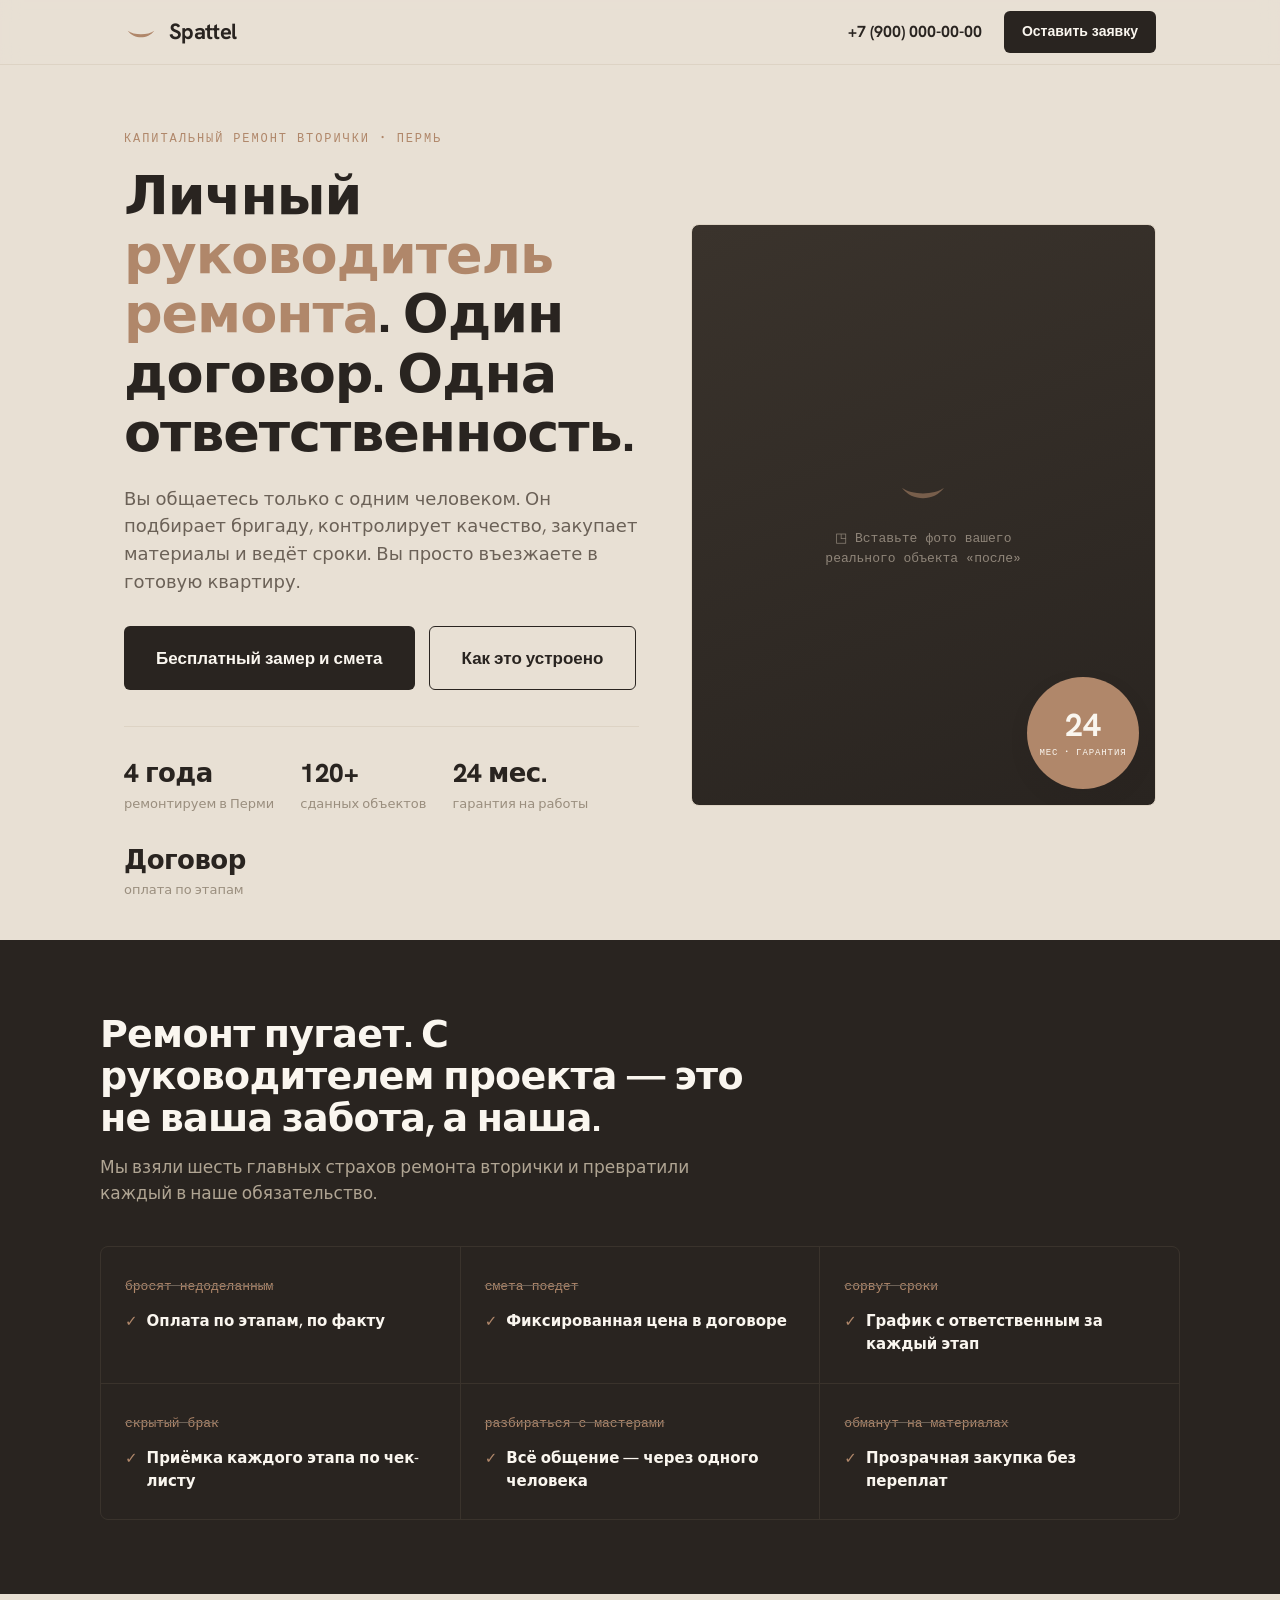
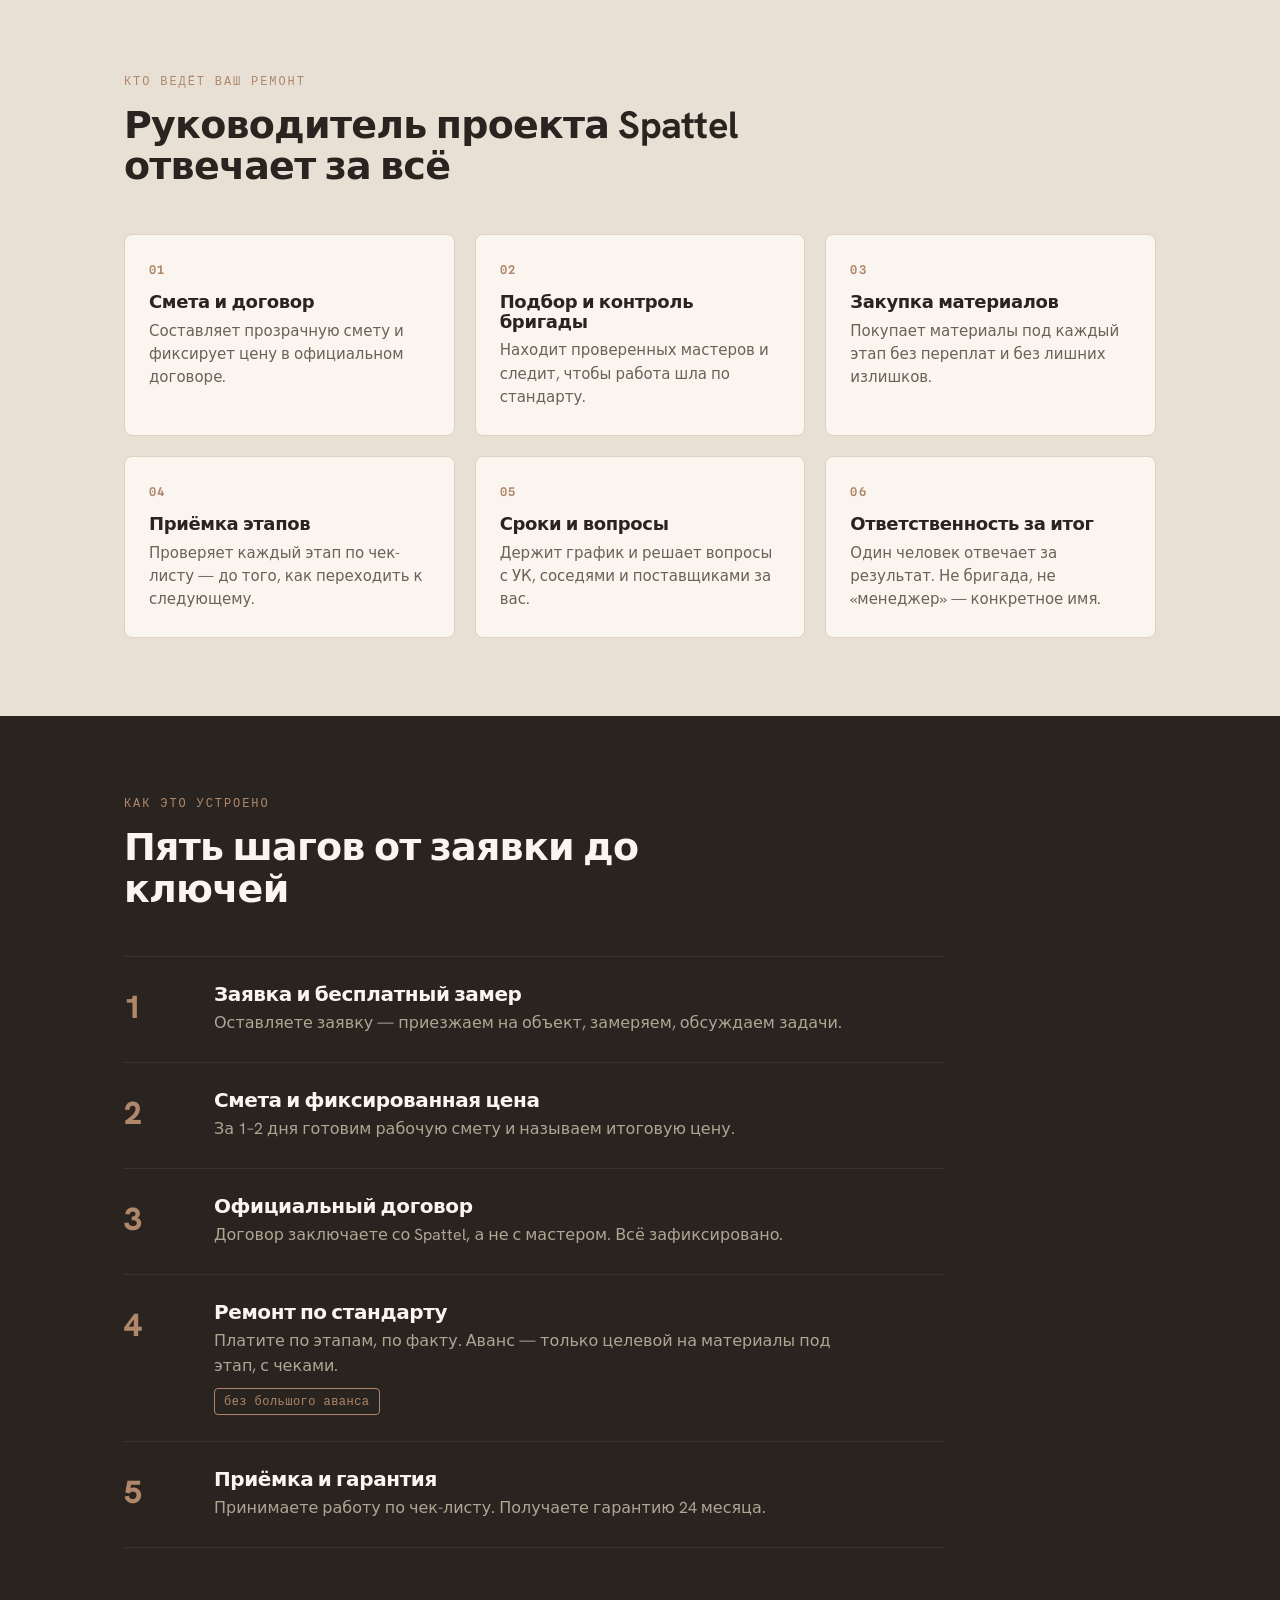
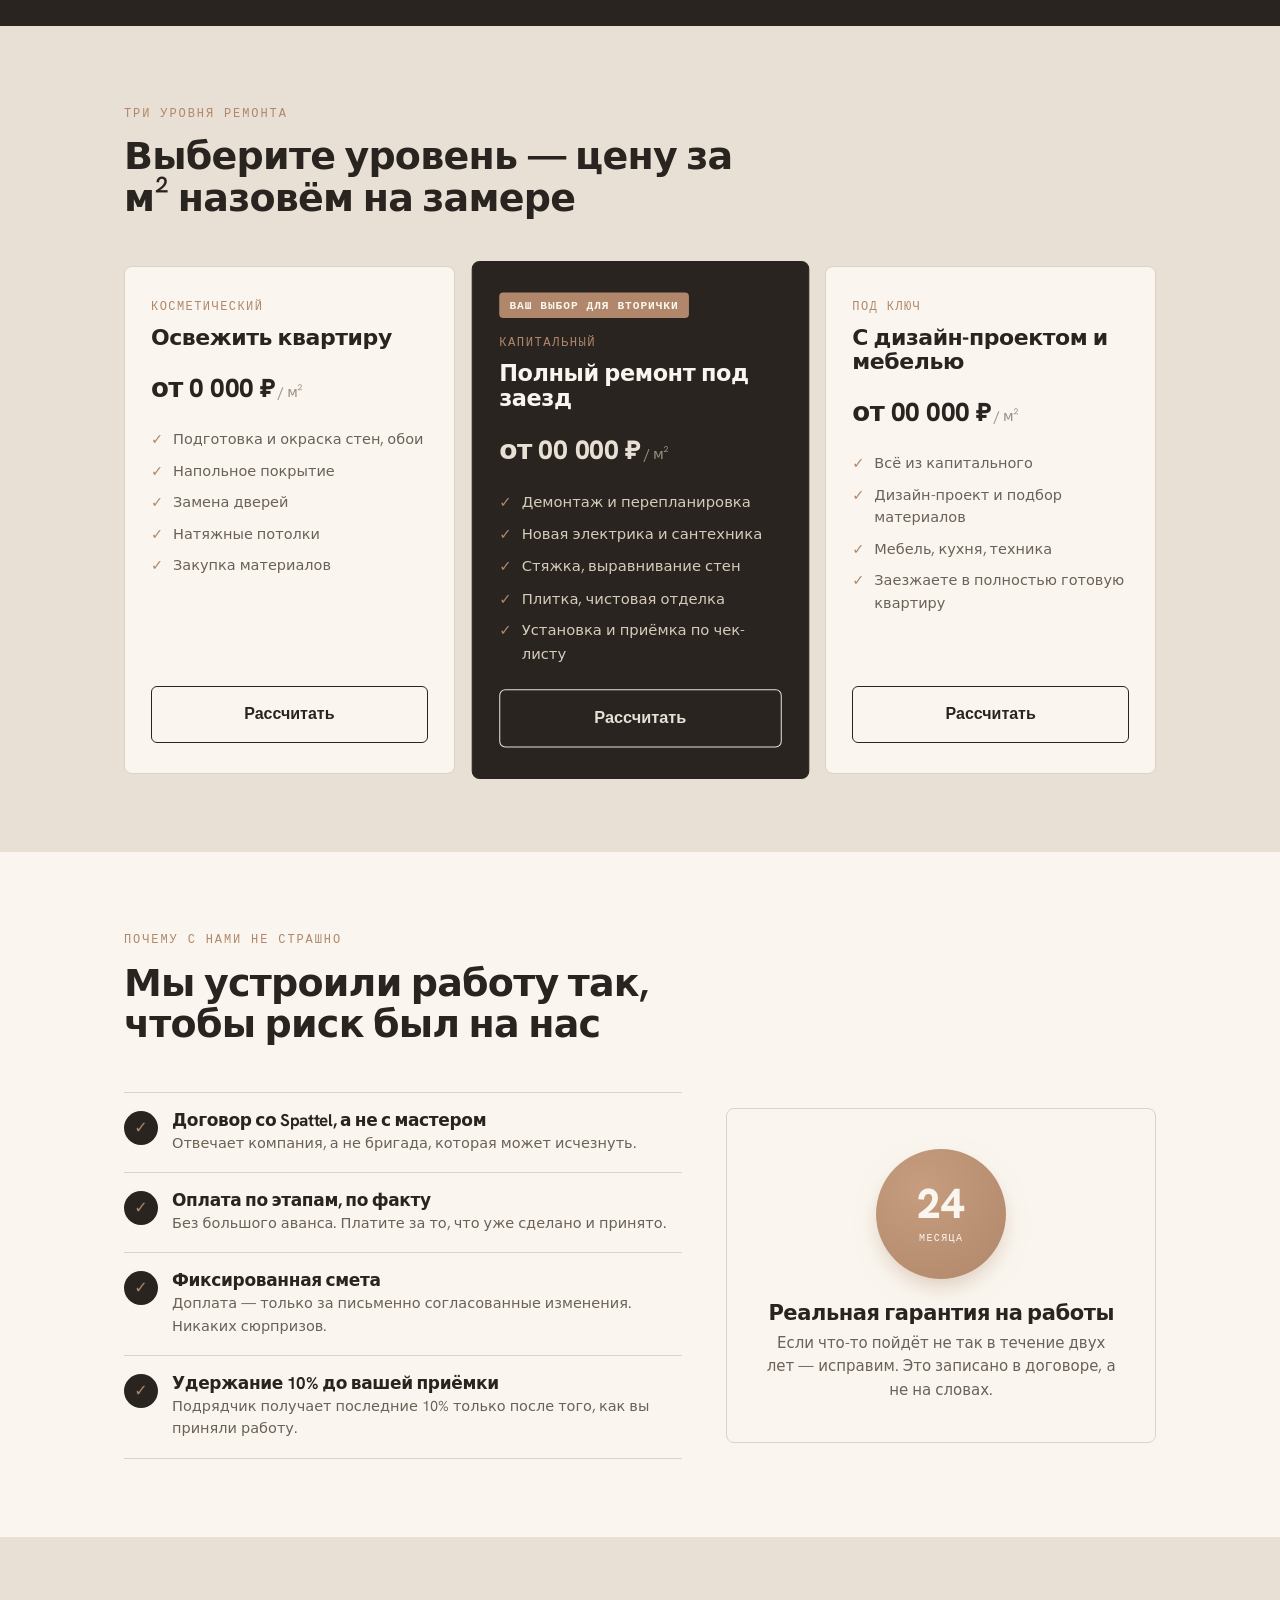
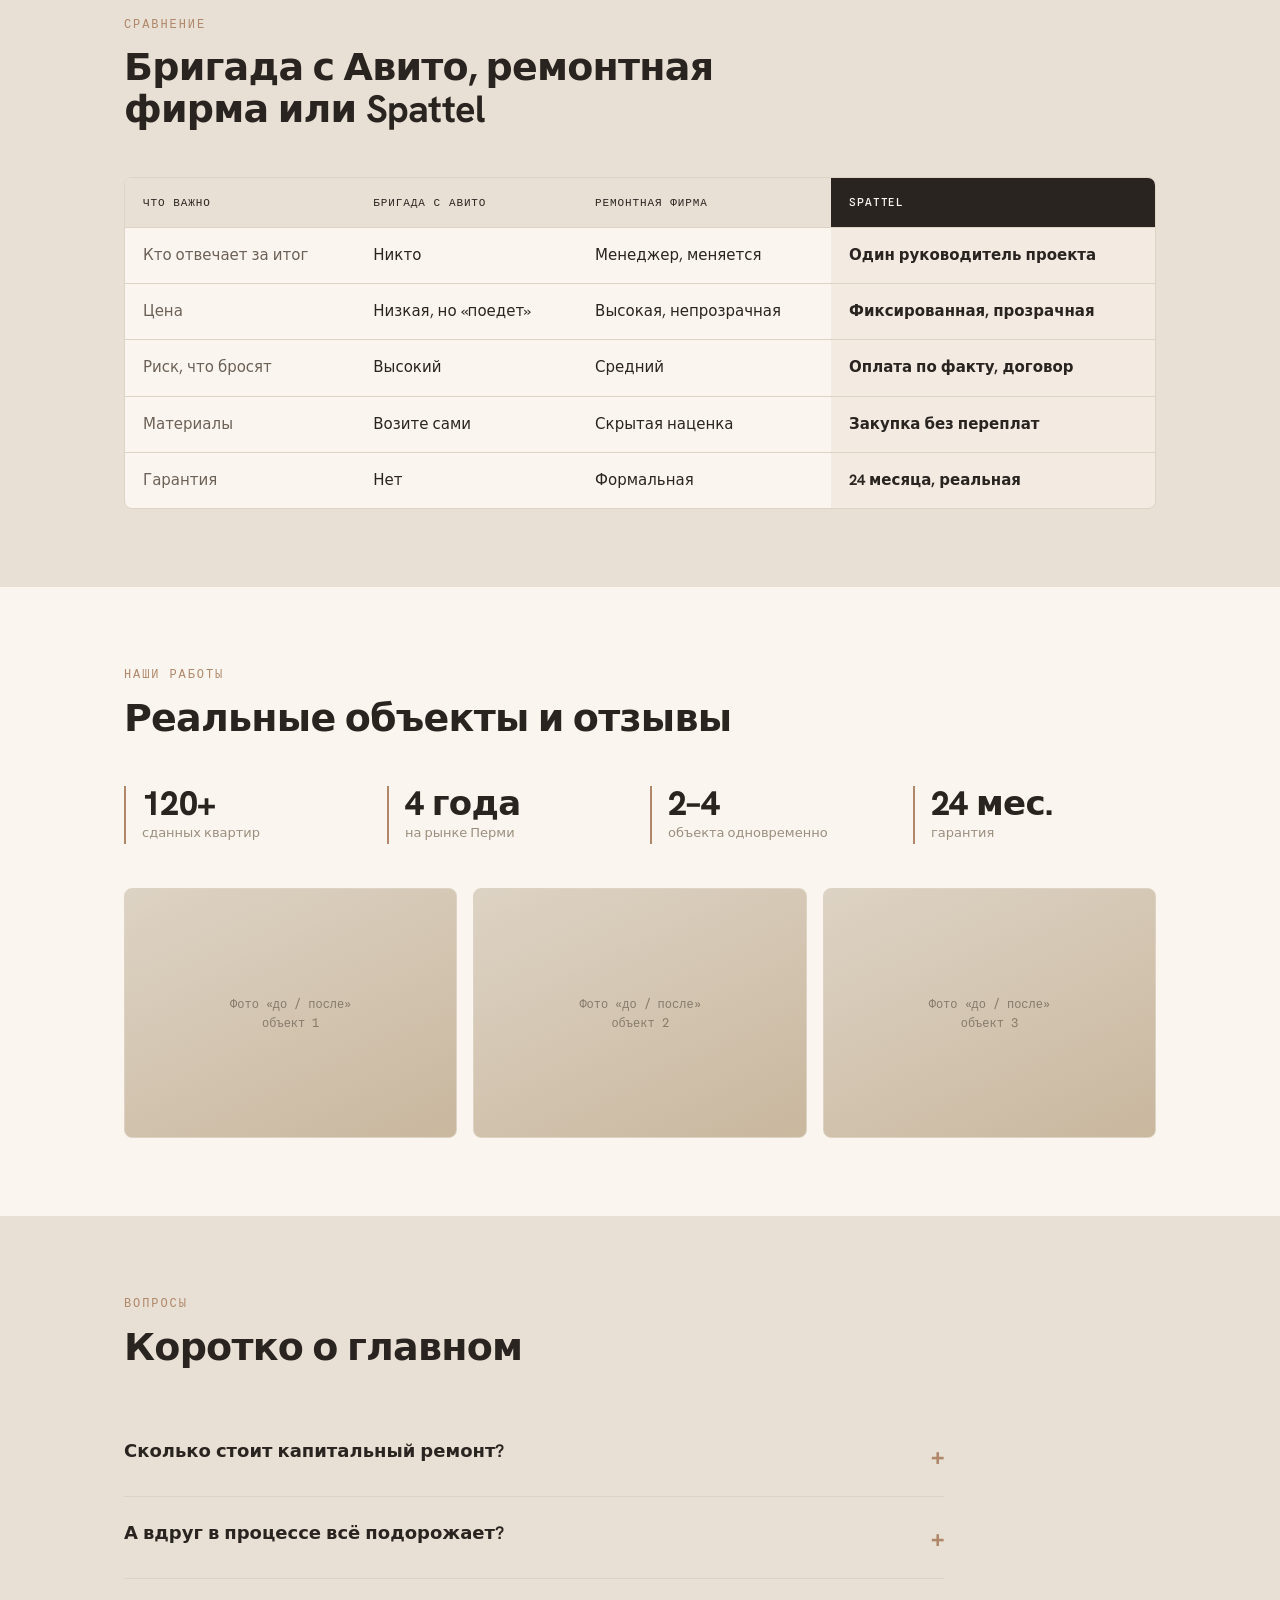
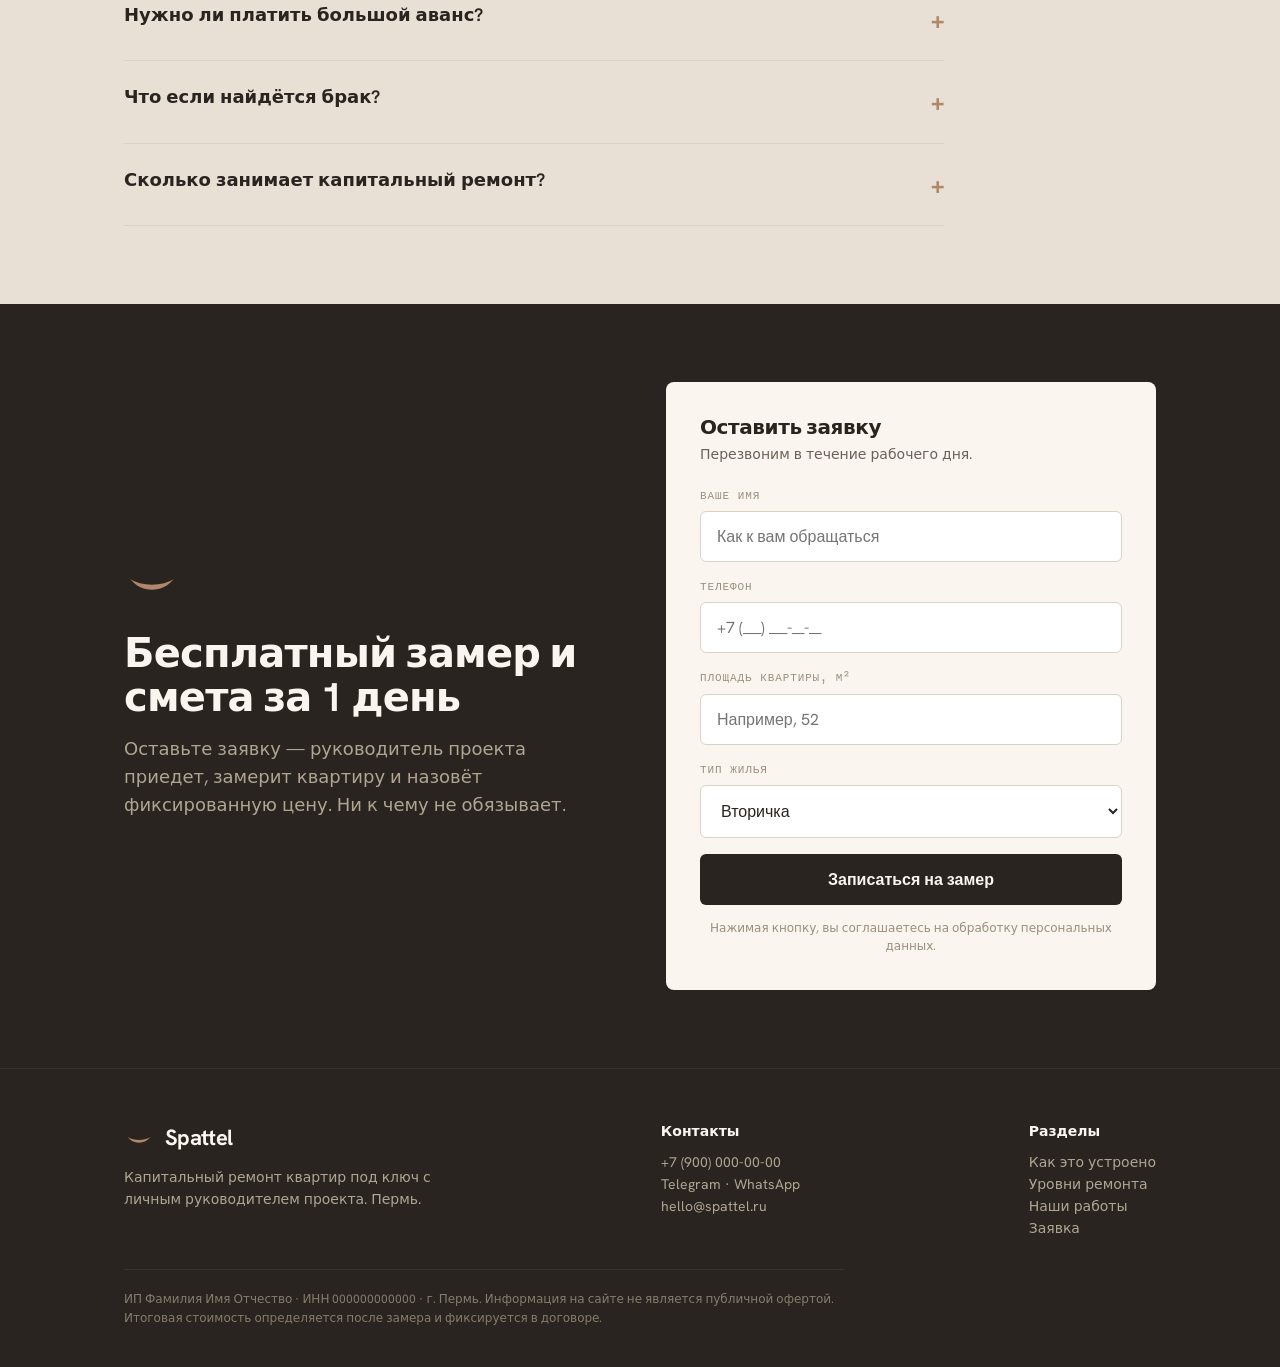
<file: Materials/index.html>
<!DOCTYPE html>
<html lang="ru">
<head>
<meta charset="UTF-8">
<meta name="viewport" content="width=device-width, initial-scale=1.0">
<title>Spattel — капитальный ремонт вторички с личным руководителем проекта · Пермь</title>
<meta name="description" content="Капитальный ремонт вторички под ключ в Перми. Личный руководитель проекта, фиксированная смета, оплата по этапам, гарантия 24 месяца.">
<link rel="preconnect" href="https://fonts.googleapis.com">
<link rel="preconnect" href="https://fonts.gstatic.com" crossorigin>
<link href="https://fonts.googleapis.com/css2?family=Hanken+Grotesk:wght@400;500;600;700;800&family=Spline+Sans+Mono:wght@400;500;600&display=swap" rel="stylesheet">
<link rel="icon" type="image/svg+xml" href='data:image/svg+xml,<svg xmlns="http://www.w3.org/2000/svg" viewBox="0 0 100 100"><rect width="100" height="100" rx="24" fill="%23292420"/><path d="M11,46 C30,72 70,72 89,46 C71,60 29,60 11,46 Z" fill="%23B0876A" transform="translate(0,6)"/></svg>'>
<style>
:root{
  --espresso:#292420; --espresso-soft:#3A332C; --putty:#B0876A; --putty-deep:#9A7357;
  --sand:#E8E0D4; --plaster:#FAF6EF; --line:#DDD3C4; --line-soft:#ECE3D4;
  --muted:#6B6157; --muted-2:#9A8E7E; --white:#FFFFFF;
}
*{margin:0;padding:0;box-sizing:border-box}
html{scroll-behavior:smooth}
body{background:var(--sand);color:var(--espresso);font-family:'Hanken Grotesk',system-ui,sans-serif;line-height:1.55;-webkit-font-smoothing:antialiased}
h1,h2,h3{line-height:1.1;letter-spacing:-.02em;font-weight:700}
img,svg{display:block}
.wrap{max-width:1080px;margin:0 auto;padding:0 24px}
.eyebrow{font-family:'Spline Sans Mono',monospace;font-size:12px;font-weight:500;letter-spacing:.16em;text-transform:uppercase;color:var(--putty)}
.btn{display:inline-flex;align-items:center;justify-content:center;gap:10px;font-family:'Hanken Grotesk',sans-serif;font-weight:600;font-size:16px;padding:15px 26px;border-radius:6px;border:none;cursor:pointer;text-decoration:none;transition:transform .15s ease,box-shadow .15s ease,background .15s ease}
.btn-primary{background:var(--espresso);color:var(--plaster)}
.btn-primary:hover{transform:translateY(-2px);box-shadow:0 10px 24px -8px rgba(41,36,32,.45)}
.btn-ghost{background:transparent;color:var(--espresso);border:1.5px solid var(--espresso)}
.btn-ghost:hover{background:var(--espresso);color:var(--plaster)}
.btn-lg{padding:18px 32px;font-size:17px}

/* logo lockup */
.logo{display:flex;align-items:center;gap:11px;text-decoration:none;color:var(--espresso)}
.logo svg{flex:none}
.logo b{font-size:22px;font-weight:700;letter-spacing:-.03em}

/* header */
header{position:sticky;top:0;z-index:50;background:rgba(232,224,212,.88);backdrop-filter:blur(10px);border-bottom:1px solid var(--line)}
.hd{display:flex;align-items:center;justify-content:space-between;height:64px}
.hd-r{display:flex;align-items:center;gap:22px}
.hd-phone{font-weight:700;font-size:16px;color:var(--espresso);text-decoration:none;white-space:nowrap}
.hd .btn{padding:10px 18px;font-size:14px}
@media(max-width:720px){.hd-phone{display:none}}

/* hero */
.hero{padding:64px 0 40px}
.hero-grid{display:grid;grid-template-columns:1.05fr .95fr;gap:52px;align-items:center}
.hero h1{font-size:clamp(32px,5vw,54px);margin:18px 0 22px}
.hero h1 em{font-style:normal;color:var(--putty)}
.hero p.lead{font-size:18px;color:var(--muted);max-width:33em;margin-bottom:30px}
.hero-cta{display:flex;gap:14px;flex-wrap:wrap}
.hero-photo{position:relative;aspect-ratio:4/5;border-radius:8px;background:linear-gradient(160deg,#3A332C,#292420);overflow:hidden;border:1px solid var(--line)}
.hero-photo .ph-label{position:absolute;inset:0;display:flex;flex-direction:column;align-items:center;justify-content:center;color:#8f8579;font-family:'Spline Sans Mono',monospace;font-size:13px;gap:10px;text-align:center;padding:20px}
.hero-photo .ph-label svg{opacity:.55}
.hero-photo .seal{position:absolute;right:16px;bottom:16px;width:112px;height:112px;border-radius:50%;background:var(--putty);color:var(--plaster);display:flex;flex-direction:column;align-items:center;justify-content:center;text-align:center;font-weight:800;line-height:1.05;box-shadow:0 8px 20px -6px rgba(41,36,32,.4)}
.hero-photo .seal b{font-size:32px}
.hero-photo .seal small{font-family:'Spline Sans Mono',monospace;font-size:9px;letter-spacing:.1em;margin-top:4px;font-weight:500}
.trust{display:flex;flex-wrap:wrap;gap:26px;margin-top:36px;padding-top:26px;border-top:1px solid var(--line)}
.trust div{display:flex;flex-direction:column}
.trust b{font-size:26px;font-weight:800;color:var(--espresso);letter-spacing:-.02em}
.trust span{font-size:13px;color:var(--muted-2)}
@media(max-width:860px){.hero{padding:40px 0 32px}.hero-grid{grid-template-columns:1fr;gap:30px}.hero-photo{aspect-ratio:16/11;order:-1}.hero-cta .btn{flex:1;min-width:200px}}

/* dark fear band */
.band-ink{background:var(--espresso);color:var(--sand)}
.fear{padding:74px 0}
.fear h2{font-size:clamp(25px,3.4vw,38px);color:var(--plaster);max-width:17em;margin-bottom:14px}
.fear .sub{color:#B0A593;font-size:17px;max-width:36em;margin-bottom:40px}
.fear-list{display:grid;grid-template-columns:repeat(3,1fr);gap:1px;background:#3A332C;border:1px solid #3A332C;border-radius:8px;overflow:hidden}
.fear-item{background:var(--espresso);padding:26px 24px}
.fear-item .x{font-family:'Spline Sans Mono',monospace;color:var(--putty);font-size:13px;font-weight:500;text-decoration:line-through;text-decoration-color:#6B6157}
.fear-item .ok{margin-top:12px;display:flex;gap:9px;align-items:flex-start;color:var(--plaster);font-weight:600;font-size:15px}
.fear-item .ok::before{content:"✓";color:var(--putty);font-weight:800}
@media(max-width:800px){.fear{padding:56px 0}.fear-list{grid-template-columns:1fr}.fear-item{padding:20px 22px}}

/* generic section */
section{padding:78px 0}
.sec-head{max-width:40em;margin-bottom:46px}
.sec-head h2{font-size:clamp(25px,3.4vw,38px);margin:14px 0 0}
@media(max-width:800px){section{padding:56px 0}.sec-head{margin-bottom:32px}}

/* role duties */
.duties{display:grid;grid-template-columns:repeat(3,1fr);gap:20px}
.duty{background:var(--plaster);border:1px solid var(--line);border-radius:8px;padding:26px 24px}
.duty .n{font-family:'Spline Sans Mono',monospace;font-size:12px;color:var(--putty);font-weight:600;letter-spacing:.1em}
.duty h3{font-size:18px;margin:12px 0 8px}
.duty p{color:var(--muted);font-size:15px}
@media(max-width:800px){.duties{grid-template-columns:1fr}}

/* steps */
.steps{max-width:820px}
.step{display:grid;grid-template-columns:64px 1fr;gap:26px;padding:26px 0;border-top:1px solid #3A332C}
.step:last-child{border-bottom:1px solid #3A332C}
.step .sn{font-weight:800;font-size:32px;color:var(--putty);letter-spacing:-.02em}
.step h3{font-size:20px;margin-bottom:6px;color:var(--plaster)}
.step p{color:#B0A593;font-size:16px;max-width:40em}
.step .tag{display:inline-block;margin-top:10px;font-family:'Spline Sans Mono',monospace;font-size:12px;color:var(--putty);border:1px solid var(--putty);border-radius:4px;padding:3px 9px;letter-spacing:.04em}
@media(max-width:600px){.step{grid-template-columns:44px 1fr;gap:16px;padding:20px 0}.step .sn{font-size:26px}}

/* products */
.prods{display:grid;grid-template-columns:repeat(3,1fr);gap:20px}
.prod{border:1px solid var(--line);border-radius:8px;padding:30px 26px;background:var(--plaster);display:flex;flex-direction:column}
.prod.feat{background:var(--espresso);color:var(--sand);border-color:var(--espresso);transform:scale(1.02)}
.prod .pk{font-family:'Spline Sans Mono',monospace;font-size:12px;letter-spacing:.12em;text-transform:uppercase;color:var(--putty)}
.prod h3{font-size:22px;font-weight:800;margin:10px 0 4px}
.prod.feat h3{color:var(--plaster)}
.prod .price{font-size:26px;font-weight:800;margin:14px 0 4px;letter-spacing:-.02em}
.prod .price small{font-size:14px;color:var(--muted-2);font-weight:500}
.prod ul{list-style:none;margin:16px 0 24px;display:flex;flex-direction:column;gap:9px}
.prod li{font-size:14.5px;padding-left:22px;position:relative;color:var(--muted)}
.prod.feat li{color:#D6CBBA}
.prod li::before{content:"✓";position:absolute;left:0;color:var(--putty);font-weight:800}
.prod .btn{margin-top:auto}
.prod.feat .btn-ghost{border-color:var(--sand);color:var(--sand)}
.prod.feat .btn-ghost:hover{background:var(--sand);color:var(--espresso)}
.badge-feat{align-self:flex-start;background:var(--putty);color:var(--plaster);font-family:'Spline Sans Mono',monospace;font-size:11px;font-weight:600;padding:4px 10px;border-radius:4px;letter-spacing:.08em;margin-bottom:14px}
@media(max-width:860px){.prods{grid-template-columns:1fr}.prod.feat{transform:none}}

/* risk reversal */
.risk-grid{display:grid;grid-template-columns:1.3fr 1fr;gap:44px;align-items:center}
.risk-list .r{display:grid;grid-template-columns:34px 1fr;gap:14px;padding:18px 0;border-bottom:1px solid var(--line)}
.risk-list .r:first-child{border-top:1px solid var(--line)}
.risk-list .ic{width:34px;height:34px;border-radius:50%;background:var(--espresso);color:var(--putty);display:flex;align-items:center;justify-content:center;font-weight:800}
.risk-list h3{font-size:17px;margin-bottom:2px}
.risk-list p{font-size:14.5px;color:var(--muted)}
.guarantee{background:var(--plaster);border:1px solid var(--line);border-radius:8px;padding:40px 34px;text-align:center}
.guarantee .g-seal{width:130px;height:130px;border-radius:50%;background:radial-gradient(circle at 35% 30%,#C79D7F,var(--putty));margin:0 auto 22px;display:flex;flex-direction:column;align-items:center;justify-content:center;color:var(--plaster);box-shadow:0 10px 26px -8px rgba(176,135,106,.55)}
.guarantee .g-seal b{font-size:42px;line-height:1;font-weight:800}
.guarantee .g-seal small{font-family:'Spline Sans Mono',monospace;font-size:10px;letter-spacing:.14em;margin-top:5px}
.guarantee h3{font-size:21px;font-weight:800;margin-bottom:8px}
.guarantee p{color:var(--muted);font-size:15px}
@media(max-width:800px){.risk-grid{grid-template-columns:1fr;gap:30px}}

/* compare */
.cmp{width:100%;border-collapse:collapse;background:var(--plaster);border:1px solid var(--line);font-size:15px}
.cmp th,.cmp td{padding:16px 18px;text-align:left;border-bottom:1px solid var(--line)}
.cmp thead th{font-family:'Spline Sans Mono',monospace;font-size:11px;letter-spacing:.08em;text-transform:uppercase;background:var(--sand);font-weight:500}
.cmp thead th.us{background:var(--espresso);color:var(--plaster)}
.cmp td.us{font-weight:700;color:var(--espresso);background:rgba(176,135,106,.10)}
.cmp td:first-child{color:var(--muted);font-weight:500}
.cmp tr:last-child td{border-bottom:none}
.cmp-scroll{overflow-x:auto;border-radius:8px;border:1px solid var(--line)}
.cmp-scroll .cmp{border:none}
@media(max-width:720px){.cmp{min-width:620px}}

/* proof */
.stats{display:grid;grid-template-columns:repeat(4,1fr);gap:20px;margin-bottom:44px}
.stat{border-left:2px solid var(--putty);padding-left:16px}
.stat b{font-size:34px;font-weight:800;display:block;line-height:1;letter-spacing:-.02em}
.stat span{font-size:13px;color:var(--muted-2)}
.gallery{display:grid;grid-template-columns:repeat(3,1fr);gap:16px}
.ba{aspect-ratio:4/3;border-radius:8px;background:linear-gradient(155deg,#DDD3C4,#C9B79E);border:1px solid var(--line);display:flex;align-items:center;justify-content:center;font-family:'Spline Sans Mono',monospace;font-size:12px;color:#877b6b;text-align:center;padding:16px;line-height:1.6}
@media(max-width:800px){.stats{grid-template-columns:repeat(2,1fr)}.gallery{grid-template-columns:1fr}}

/* faq */
.faq{max-width:820px}
.q{border-bottom:1px solid var(--line)}
.q summary{cursor:pointer;list-style:none;padding:22px 0;font-weight:700;font-size:18px;display:flex;justify-content:space-between;gap:20px}
.q summary::-webkit-details-marker{display:none}
.q summary::after{content:"+";color:var(--putty);font-weight:800;font-size:24px;transition:transform .2s;flex:none}
.q[open] summary::after{transform:rotate(45deg)}
.q p{padding:0 0 22px;color:var(--muted);font-size:16px;max-width:46em}

/* final cta + form */
.final{background:var(--espresso);color:var(--plaster)}
.final-grid{display:grid;grid-template-columns:1fr 1fr;gap:52px;align-items:center}
.final h2{font-size:clamp(27px,3.6vw,40px);color:var(--plaster);margin-bottom:16px}
.final .final-sub{color:#B0A593;font-size:18px;max-width:28em}
.form{background:var(--plaster);border-radius:8px;padding:34px;color:var(--espresso)}
.form h3{font-size:20px;font-weight:800;margin-bottom:6px}
.form .fsub{color:var(--muted);font-size:14px;margin-bottom:22px}
.field{margin-bottom:16px}
.field label{display:block;font-family:'Spline Sans Mono',monospace;font-size:11px;letter-spacing:.08em;text-transform:uppercase;color:var(--muted-2);margin-bottom:7px}
.field input,.field select{width:100%;padding:14px 16px;border:1.5px solid var(--line);border-radius:6px;font-family:'Hanken Grotesk',sans-serif;font-size:16px;background:var(--white);color:var(--espresso)}
.field input:focus,.field select:focus{outline:none;border-color:var(--putty)}
.form .btn{width:100%}
.form .note{font-size:12px;color:var(--muted-2);margin-top:14px;text-align:center}
.ok-msg{display:none;text-align:center;padding:20px 0}
.ok-msg b{font-size:20px;font-weight:800;color:var(--putty);display:block;margin-bottom:6px}
@media(max-width:820px){.final-grid{grid-template-columns:1fr;gap:30px}.form{padding:26px 22px}}

/* footer */
footer{background:var(--espresso);color:#B0A593;padding:52px 0 40px;font-size:14px;border-top:1px solid #3A332C}
.ft{display:flex;justify-content:space-between;flex-wrap:wrap;gap:28px}
.ft .logo{color:var(--plaster)}
.ft .logo b{color:var(--plaster)}
.ft a{color:#B0A593;text-decoration:none}
.ft a:hover{color:var(--plaster)}
.ft-col b{color:var(--plaster);display:block;margin-bottom:10px;font-weight:700}
.ft-req{margin-top:30px;padding-top:20px;border-top:1px solid #3A332C;font-size:12px;color:#877b6b;max-width:60em}

/* mobile sticky CTA */
.m-cta{display:none;position:fixed;left:0;right:0;bottom:0;z-index:60;padding:10px 14px calc(10px + env(safe-area-inset-bottom));background:rgba(250,246,239,.94);backdrop-filter:blur(10px);border-top:1px solid var(--line)}
.m-cta .btn{width:100%}
@media(max-width:720px){.m-cta{display:block}body{padding-bottom:76px}}

.reveal{opacity:0;transform:translateY(18px);transition:opacity .6s ease,transform .6s ease}
.reveal.in{opacity:1;transform:none}
@media(prefers-reduced-motion:reduce){.reveal{opacity:1;transform:none;transition:none}html{scroll-behavior:auto}}
</style>
</head>
<body>

<header>
  <div class="wrap hd">
    <a class="logo" href="#">
      <svg width="34" height="34" viewBox="0 0 100 100" aria-hidden="true"><path d="M11,46 C30,72 70,72 89,46 C71,60 29,60 11,46 Z" fill="#B0876A"/></svg>
      <b>Spattel</b>
    </a>
    <div class="hd-r">
      <a href="tel:+79000000000" class="hd-phone">+7 (900) 000-00-00</a>
      <a href="#zayavka" class="btn btn-primary">Оставить заявку</a>
    </div>
  </div>
</header>

<!-- HERO -->
<section class="hero">
  <div class="wrap hero-grid">
    <div>
      <div class="eyebrow">Капитальный ремонт вторички · Пермь</div>
      <h1>Личный <em>руководитель ремонта</em>. Один договор. Одна ответственность.</h1>
      <p class="lead">Вы общаетесь только с одним человеком. Он подбирает бригаду, контролирует качество, закупает материалы и ведёт сроки. Вы просто въезжаете в готовую квартиру.</p>
      <div class="hero-cta">
        <a href="#zayavka" class="btn btn-primary btn-lg">Бесплатный замер и смета</a>
        <a href="#kak" class="btn btn-ghost btn-lg">Как это устроено</a>
      </div>
      <div class="trust">
        <div><b>4 года</b><span>ремонтируем в Перми</span></div>
        <div><b>120+</b><span>сданных объектов</span></div>
        <div><b>24 мес.</b><span>гарантия на работы</span></div>
        <div><b>Договор</b><span>оплата по этапам</span></div>
      </div>
    </div>
    <div class="hero-photo">
      <div class="ph-label">
        <svg width="54" height="54" viewBox="0 0 100 100"><path d="M11,46 C30,72 70,72 89,46 C71,60 29,60 11,46 Z" fill="#B0876A"/></svg>
        ◳ Вставьте фото вашего<br>реального объекта «после»
      </div>
      <div class="seal"><b>24</b><small>МЕС · ГАРАНТИЯ</small></div>
    </div>
  </div>
</section>

<!-- FEAR -> RELIEF -->
<div class="band-ink">
  <div class="wrap fear reveal">
    <h2>Ремонт пугает. С руководителем проекта — это не ваша забота, а наша.</h2>
    <p class="sub">Мы взяли шесть главных страхов ремонта вторички и превратили каждый в наше обязательство.</p>
    <div class="fear-list">
      <div class="fear-item"><span class="x">бросят недоделанным</span><div class="ok">Оплата по этапам, по факту</div></div>
      <div class="fear-item"><span class="x">смета поедет</span><div class="ok">Фиксированная цена в договоре</div></div>
      <div class="fear-item"><span class="x">сорвут сроки</span><div class="ok">График с ответственным за каждый этап</div></div>
      <div class="fear-item"><span class="x">скрытый брак</span><div class="ok">Приёмка каждого этапа по чек-листу</div></div>
      <div class="fear-item"><span class="x">разбираться с мастерами</span><div class="ok">Всё общение — через одного человека</div></div>
      <div class="fear-item"><span class="x">обманут на материалах</span><div class="ok">Прозрачная закупка без переплат</div></div>
    </div>
  </div>
</div>

<!-- ROLE -->
<section id="rukovoditel">
  <div class="wrap">
    <div class="sec-head reveal">
      <div class="eyebrow">Кто ведёт ваш ремонт</div>
      <h2>Руководитель проекта Spattel отвечает за всё</h2>
    </div>
    <div class="duties reveal">
      <div class="duty"><div class="n">01</div><h3>Смета и договор</h3><p>Составляет прозрачную смету и фиксирует цену в официальном договоре.</p></div>
      <div class="duty"><div class="n">02</div><h3>Подбор и контроль бригады</h3><p>Находит проверенных мастеров и следит, чтобы работа шла по стандарту.</p></div>
      <div class="duty"><div class="n">03</div><h3>Закупка материалов</h3><p>Покупает материалы под каждый этап без переплат и без лишних излишков.</p></div>
      <div class="duty"><div class="n">04</div><h3>Приёмка этапов</h3><p>Проверяет каждый этап по чек-листу — до того, как переходить к следующему.</p></div>
      <div class="duty"><div class="n">05</div><h3>Сроки и вопросы</h3><p>Держит график и решает вопросы с УК, соседями и поставщиками за вас.</p></div>
      <div class="duty"><div class="n">06</div><h3>Ответственность за итог</h3><p>Один человек отвечает за результат. Не бригада, не «менеджер» — конкретное имя.</p></div>
    </div>
  </div>
</section>

<!-- STEPS -->
<div class="band-ink">
<section id="kak">
  <div class="wrap">
    <div class="sec-head reveal">
      <div class="eyebrow">Как это устроено</div>
      <h2 style="color:var(--plaster)">Пять шагов от заявки до ключей</h2>
    </div>
    <div class="steps reveal">
      <div class="step"><div class="sn">1</div><div><h3>Заявка и бесплатный замер</h3><p>Оставляете заявку — приезжаем на объект, замеряем, обсуждаем задачи.</p></div></div>
      <div class="step"><div class="sn">2</div><div><h3>Смета и фиксированная цена</h3><p>За 1–2 дня готовим рабочую смету и называем итоговую цену.</p></div></div>
      <div class="step"><div class="sn">3</div><div><h3>Официальный договор</h3><p>Договор заключаете со Spattel, а не с мастером. Всё зафиксировано.</p></div></div>
      <div class="step"><div class="sn">4</div><div><h3>Ремонт по стандарту</h3><p>Платите по этапам, по факту. Аванс — только целевой на материалы под этап, с чеками.</p><span class="tag">без большого аванса</span></div></div>
      <div class="step"><div class="sn">5</div><div><h3>Приёмка и гарантия</h3><p>Принимаете работу по чек-листу. Получаете гарантию 24 месяца.</p></div></div>
    </div>
  </div>
</section>
</div>

<!-- PRODUCTS -->
<section id="produkty">
  <div class="wrap">
    <div class="sec-head reveal">
      <div class="eyebrow">Три уровня ремонта</div>
      <h2>Выберите уровень — цену за м² назовём на замере</h2>
    </div>
    <div class="prods reveal">
      <div class="prod">
        <div class="pk">Косметический</div>
        <h3>Освежить квартиру</h3>
        <div class="price">от 0 000 ₽<small> / м²</small></div>
        <ul><li>Подготовка и окраска стен, обои</li><li>Напольное покрытие</li><li>Замена дверей</li><li>Натяжные потолки</li><li>Закупка материалов</li></ul>
        <a href="#zayavka" class="btn btn-ghost">Рассчитать</a>
      </div>
      <div class="prod feat">
        <span class="badge-feat">ВАШ ВЫБОР ДЛЯ ВТОРИЧКИ</span>
        <div class="pk">Капитальный</div>
        <h3>Полный ремонт под заезд</h3>
        <div class="price">от 00 000 ₽<small> / м²</small></div>
        <ul><li>Демонтаж и перепланировка</li><li>Новая электрика и сантехника</li><li>Стяжка, выравнивание стен</li><li>Плитка, чистовая отделка</li><li>Установка и приёмка по чек-листу</li></ul>
        <a href="#zayavka" class="btn btn-ghost">Рассчитать</a>
      </div>
      <div class="prod">
        <div class="pk">Под ключ</div>
        <h3>С дизайн-проектом и мебелью</h3>
        <div class="price">от 00 000 ₽<small> / м²</small></div>
        <ul><li>Всё из капитального</li><li>Дизайн-проект и подбор материалов</li><li>Мебель, кухня, техника</li><li>Заезжаете в полностью готовую квартиру</li></ul>
        <a href="#zayavka" class="btn btn-ghost">Рассчитать</a>
      </div>
    </div>
  </div>
</section>

<!-- RISK REVERSAL -->
<section id="ne-strashno" style="background:var(--plaster)">
  <div class="wrap">
    <div class="sec-head reveal">
      <div class="eyebrow">Почему с нами не страшно</div>
      <h2>Мы устроили работу так, чтобы риск был на нас</h2>
    </div>
    <div class="risk-grid reveal">
      <div class="risk-list">
        <div class="r"><div class="ic">✓</div><div><h3>Договор со Spattel, а не с мастером</h3><p>Отвечает компания, а не бригада, которая может исчезнуть.</p></div></div>
        <div class="r"><div class="ic">✓</div><div><h3>Оплата по этапам, по факту</h3><p>Без большого аванса. Платите за то, что уже сделано и принято.</p></div></div>
        <div class="r"><div class="ic">✓</div><div><h3>Фиксированная смета</h3><p>Доплата — только за письменно согласованные изменения. Никаких сюрпризов.</p></div></div>
        <div class="r"><div class="ic">✓</div><div><h3>Удержание 10% до вашей приёмки</h3><p>Подрядчик получает последние 10% только после того, как вы приняли работу.</p></div></div>
      </div>
      <div class="guarantee">
        <div class="g-seal"><b>24</b><small>МЕСЯЦА</small></div>
        <h3>Реальная гарантия на работы</h3>
        <p>Если что-то пойдёт не так в течение двух лет — исправим. Это записано в договоре, а не на словах.</p>
      </div>
    </div>
  </div>
</section>

<!-- COMPARE -->
<section>
  <div class="wrap">
    <div class="sec-head reveal">
      <div class="eyebrow">Сравнение</div>
      <h2>Бригада с Авито, ремонтная фирма или Spattel</h2>
    </div>
    <div class="cmp-scroll reveal">
      <table class="cmp">
        <thead><tr><th>Что важно</th><th>Бригада с Авито</th><th>Ремонтная фирма</th><th class="us">Spattel</th></tr></thead>
        <tbody>
          <tr><td>Кто отвечает за итог</td><td>Никто</td><td>Менеджер, меняется</td><td class="us">Один руководитель проекта</td></tr>
          <tr><td>Цена</td><td>Низкая, но «поедет»</td><td>Высокая, непрозрачная</td><td class="us">Фиксированная, прозрачная</td></tr>
          <tr><td>Риск, что бросят</td><td>Высокий</td><td>Средний</td><td class="us">Оплата по факту, договор</td></tr>
          <tr><td>Материалы</td><td>Возите сами</td><td>Скрытая наценка</td><td class="us">Закупка без переплат</td></tr>
          <tr><td>Гарантия</td><td>Нет</td><td>Формальная</td><td class="us">24 месяца, реальная</td></tr>
        </tbody>
      </table>
    </div>
  </div>
</section>

<!-- PROOF -->
<section id="raboty" style="background:var(--plaster)">
  <div class="wrap">
    <div class="sec-head reveal">
      <div class="eyebrow">Наши работы</div>
      <h2>Реальные объекты и отзывы</h2>
    </div>
    <div class="stats reveal">
      <div class="stat"><b>120+</b><span>сданных квартир</span></div>
      <div class="stat"><b>4 года</b><span>на рынке Перми</span></div>
      <div class="stat"><b>2–4</b><span>объекта одновременно</span></div>
      <div class="stat"><b>24 мес.</b><span>гарантия</span></div>
    </div>
    <div class="gallery reveal">
      <div class="ba">Фото «до / после»<br>объект 1</div>
      <div class="ba">Фото «до / после»<br>объект 2</div>
      <div class="ba">Фото «до / после»<br>объект 3</div>
    </div>
  </div>
</section>

<!-- FAQ -->
<section>
  <div class="wrap">
    <div class="sec-head reveal">
      <div class="eyebrow">Вопросы</div>
      <h2>Коротко о главном</h2>
    </div>
    <div class="faq reveal">
      <details class="q"><summary>Сколько стоит капитальный ремонт?</summary><p>Цена фиксируется в смете после бесплатного замера и зависит от площади и объёма работ. Ориентир по цене за м² называем сразу на замере, а итог — в договоре. Дальше он не меняется, кроме согласованных с вами изменений.</p></details>
      <details class="q"><summary>А вдруг в процессе всё подорожает?</summary><p>Нет. Цена в договоре фиксированная. Доплата возможна только за работы, которые вы сами дополнительно попросили и письменно согласовали.</p></details>
      <details class="q"><summary>Нужно ли платить большой аванс?</summary><p>Нет. Вы платите по этапам, по факту принятых работ. Аванс берём только целевой — на закупку материалов под конкретный этап, и подтверждаем чеками.</p></details>
      <details class="q"><summary>Что если найдётся брак?</summary><p>Каждый этап принимается по чек-листу — брак ловится сразу, а не через год. На работы действует гарантия 24 месяца, прописанная в договоре.</p></details>
      <details class="q"><summary>Сколько занимает капитальный ремонт?</summary><p>Обычно 1,5–3 месяца в зависимости от площади и объёма. Точный график вы получаете вместе со сметой.</p></details>
    </div>
  </div>
</section>

<!-- FINAL CTA + FORM -->
<div class="final">
<section id="zayavka">
  <div class="wrap final-grid">
    <div class="reveal">
      <svg width="56" height="56" viewBox="0 0 100 100" style="margin-bottom:22px"><path d="M11,46 C30,72 70,72 89,46 C71,60 29,60 11,46 Z" fill="#B0876A"/></svg>
      <h2>Бесплатный замер и смета за 1 день</h2>
      <p class="final-sub">Оставьте заявку — руководитель проекта приедет, замерит квартиру и назовёт фиксированную цену. Ни к чему не обязывает.</p>
    </div>
    <div class="form reveal">
      <div id="formBody">
        <h3>Оставить заявку</h3>
        <div class="fsub">Перезвоним в течение рабочего дня.</div>
        <div class="field"><label>Ваше имя</label><input id="f-name" type="text" placeholder="Как к вам обращаться" autocomplete="name"></div>
        <div class="field"><label>Телефон</label><input id="f-phone" type="tel" placeholder="+7 (___) ___-__-__" autocomplete="tel" inputmode="tel"></div>
        <div class="field"><label>Площадь квартиры, м²</label><input id="f-area" type="number" placeholder="Например, 52" inputmode="numeric"></div>
        <div class="field"><label>Тип жилья</label><select id="f-type"><option>Вторичка</option><option>Новостройка без отделки</option><option>Под сдачу / продажу</option></select></div>
        <button class="btn btn-primary" onclick="submitLead()">Записаться на замер</button>
        <div class="note">Нажимая кнопку, вы соглашаетесь на обработку персональных данных.</div>
      </div>
      <div class="ok-msg" id="okMsg"><b>Заявка принята ✓</b>Мы перезвоним вам в ближайшее рабочее время.</div>
    </div>
  </div>
</section>
</div>

<footer>
  <div class="wrap">
    <div class="ft">
      <div>
        <a class="logo" href="#">
          <svg width="30" height="30" viewBox="0 0 100 100"><path d="M11,46 C30,72 70,72 89,46 C71,60 29,60 11,46 Z" fill="#B0876A"/></svg>
          <b>Spattel</b>
        </a>
        <p style="margin-top:12px;max-width:22em">Капитальный ремонт квартир под ключ с личным руководителем проекта. Пермь.</p>
      </div>
      <div class="ft-col"><b>Контакты</b><a href="tel:+79000000000">+7 (900) 000-00-00</a><br><a href="#">Telegram</a> · <a href="#">WhatsApp</a><br><a href="mailto:hello@spattel.ru">hello@spattel.ru</a></div>
      <div class="ft-col"><b>Разделы</b><a href="#kak">Как это устроено</a><br><a href="#produkty">Уровни ремонта</a><br><a href="#raboty">Наши работы</a><br><a href="#zayavka">Заявка</a></div>
    </div>
    <div class="ft-req">ИП Фамилия Имя Отчество · ИНН 000000000000 · г. Пермь. Информация на сайте не является публичной офертой. Итоговая стоимость определяется после замера и фиксируется в договоре.</div>
  </div>
</footer>

<!-- mobile sticky CTA -->
<div class="m-cta" id="mCta">
  <a href="#zayavka" class="btn btn-primary">Бесплатный замер и смета</a>
</div>

<script>
function submitLead(){
  var p=document.getElementById('f-phone');
  if(!p.value.trim()){p.focus();p.style.borderColor='#B0876A';return;}
  // TODO: сюда подключить отправку заявки в Telegram-бот / на почту / в CRM
  document.getElementById('formBody').style.display='none';
  document.getElementById('okMsg').style.display='block';
}
var io=new IntersectionObserver(function(es){es.forEach(function(e){if(e.isIntersecting){e.target.classList.add('in');io.unobserve(e.target);}})},{threshold:.12});
document.querySelectorAll('.reveal').forEach(function(el){io.observe(el);});
// прятать мобильную CTA, когда форма на экране
var f=document.getElementById('zayavka'),m=document.getElementById('mCta');
if(f&&m){new IntersectionObserver(function(es){es.forEach(function(e){m.style.display=e.isIntersecting?'none':'';})},{threshold:.15}).observe(f);}
</script>
</body>
</html>
</file>
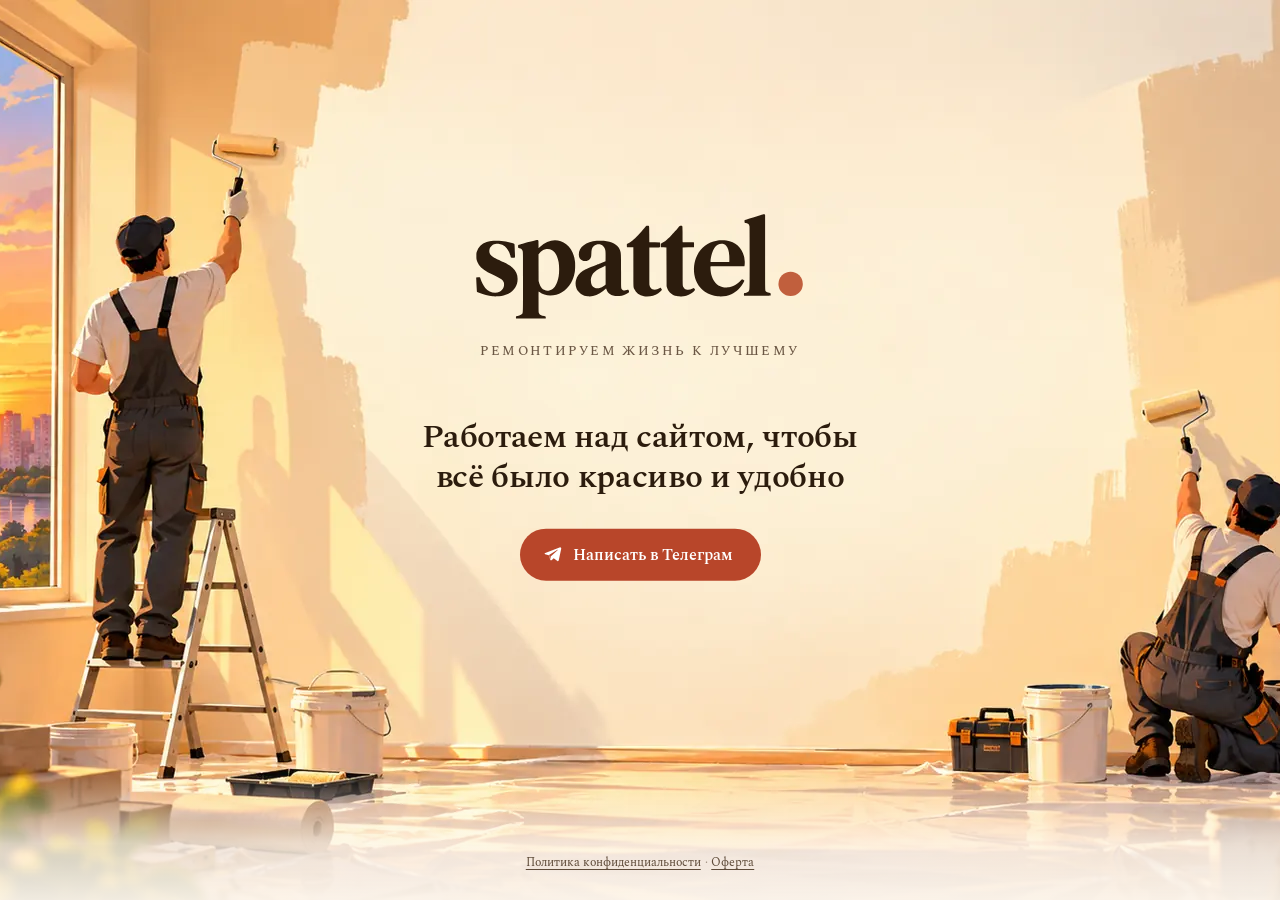
<file: site/index.html>
<!doctype html>
<html lang="ru">
  <head>
    <meta charset="utf-8" />
    <meta name="viewport" content="width=device-width, initial-scale=1" />
    <title>Spattel — ремонт квартир под ключ в Перми</title>
    <meta
      name="description"
      content="Spattel — ремонт квартир под ключ в Перми. Готовим новый сайт, пока пишите нам в Телеграм."
    />
    <meta name="theme-color" content="#FDF7EE" />
    <link rel="canonical" href="https://spattel.ru/" />

    <meta property="og:type" content="website" />
    <meta property="og:locale" content="ru_RU" />
    <meta property="og:site_name" content="Spattel" />
    <meta property="og:url" content="https://spattel.ru/" />
    <meta property="og:title" content="Spattel — ремонт квартир под ключ в Перми" />
    <meta property="og:description" content="Ремонтируем жизнь к лучшему. Готовим новый сайт." />

    <link rel="icon" href="spattel-logo.svg" type="image/svg+xml" />

    <link rel="preconnect" href="https://fonts.googleapis.com" />
    <link rel="preconnect" href="https://fonts.gstatic.com" crossorigin />
    <!-- Одна гарнитура на всю страницу: антиква, как в логотипе. -->
    <link
      href="https://fonts.googleapis.com/css2?family=Spectral:wght@500;600&display=swap"
      rel="stylesheet"
    />
    <link rel="preload" as="image" href="assets/bg-desktop.webp" media="(orientation: landscape)" />
    <link rel="preload" as="image" href="assets/bg-mobile.webp" media="(orientation: portrait)" />

    <style>
      /* Токены фирменного стиля «Тёплый дом». Значения из дизайн-системы, не подобраны на глаз. */
      :root {
        --brand-ink: #2c1c0d;
        --brand-cream: #fdf7ee;
        --muted: #6b5744; /* 6.1:1 на закрашенном поле */
        --muted-strong: #5e4b39; /* для ссылок внизу: 5.2:1 даже на самом тёмном месте пола */
        --terracotta: #b8462a; /* цвет действия; белый на нём 5.3:1 */
        --terracotta-hover: #a13d24;
        --font: 'Spectral', Georgia, 'Times New Roman', serif;
        --step: 1s; /* шаг появления: логотип → слоган → текст → ссылка */
      }

      *,
      *::before,
      *::after {
        box-sizing: border-box;
      }

      html,
      body {
        height: 100%;
      }

      body {
        margin: 0;
        background: var(--brand-cream);
        color: var(--brand-ink);
        font-family: var(--font);
        -webkit-font-smoothing: antialiased;
      }

      /*
       * Фон — рисунок, в котором мастера уже закрасили светлое поле. Текст ставится внутрь этого
       * поля: его центр у обоих кадров примерно на 56% по ширине и 38% по высоте.
       */
      .bg {
        position: fixed;
        inset: 0;
        z-index: 0;
        background-image: url('assets/bg-desktop.webp');
        background-size: cover;
        background-position: center;
      }
      @media (orientation: landscape) and (max-width: 1200px) {
        .bg {
          background-image: url('assets/bg-desktop-sm.webp');
        }
      }
      /*
       * Кадр выбирается по ориентации, а не по ширине: на портретном планшете широкий кадр
       * обрезается так, что мастера уходят за край и остаётся пустая стена.
       */
      @media (orientation: portrait) {
        .bg {
          background-image: url('assets/bg-mobile.webp');
        }
      }

      .page {
        position: relative;
        z-index: 1;
        min-height: 100svh;
      }

      /*
       * Низ рисунка — пол с вёдрами и фигурами мастеров, и на нём ссылки местами теряются.
       * Мягкая растяжка в цвет фона держит контраст, не читаясь как отдельная плашка.
       */
      .page::after {
        content: '';
        position: absolute;
        left: 0;
        right: 0;
        bottom: 0;
        height: clamp(90px, 14vh, 170px);
        z-index: 1;
        pointer-events: none;
        background: linear-gradient(
          to top,
          rgba(253, 247, 238, 0.94) 0%,
          rgba(253, 247, 238, 0.78) 45%,
          rgba(253, 247, 238, 0) 100%
        );
      }

      /* Композиция по центру экрана: одна ось симметрии на всех размерах. */
      .stack {
        position: absolute;
        left: 50%;
        top: 44%;
        transform: translate(-50%, -50%);
        width: min(44rem, 62vw);
        display: grid;
        justify-items: center;
        text-align: center;
      }

      .logo {
        display: block;
        width: clamp(200px, 26vw, 420px);
        height: auto;
      }

      .tagline {
        /* Слоган идёт сразу под логотипом, поэтому отступ сверху небольшой. */
        margin: clamp(14px, 1.5vw, 26px) 0 0;
        font-size: clamp(0.72rem, 1.05vw, 1.1rem);
        font-weight: 500;
        letter-spacing: 0.18em;
        text-transform: uppercase;
        color: var(--muted);
      }

      .note {
        /* А до текста — заметно больший отступ: слоган относится к логотипу, а не к тексту. */
        margin: clamp(30px, 4.4vw, 76px) 0 0;
        font-weight: 600;
        font-size: clamp(1.25rem, 2.6vw, 2.8rem);
        line-height: 1.22;
        letter-spacing: -0.01em;
        text-wrap: balance;
      }

      .contact {
        display: inline-flex;
        align-items: center;
        gap: 11px;
        margin-top: clamp(22px, 2.4vw, 40px);
        padding: 14px 28px 14px 23px;
        border-radius: 999px;
        background: var(--terracotta);
        color: #fff;
        font-size: clamp(0.95rem, 1.25vw, 1.25rem);
        font-weight: 600;
        text-decoration: none;
        transition:
          transform 0.24s cubic-bezier(0.22, 1, 0.36, 1),
          background-color 0.24s ease;
      }
      .contact:hover {
        transform: translateY(-2px);
        background: var(--terracotta-hover);
      }
      .contact:focus-visible {
        outline: 3px solid var(--brand-ink);
        outline-offset: 3px;
      }
      .contact svg {
        flex: none;
      }

      /*
       * Оферта и политика продолжают работать по прямым адресам. Без этой строки на них не вело бы
       * ни одной ссылки с сайта, а политика обязательна: форма заявки собирает имя и телефон.
       */
      .legal {
        position: absolute;
        left: 0;
        right: 0;
        bottom: clamp(18px, 3vh, 40px);
        z-index: 2;
        margin: 0;
        padding: 0 16px;
        text-align: center;
        font-size: clamp(0.78rem, 0.92vw, 0.95rem);
        line-height: 1.5;
        color: var(--muted-strong);
      }
      .legal a {
        color: inherit;
        text-underline-offset: 0.22em;
        text-decoration-thickness: 1px;
      }
      .legal a:hover {
        color: var(--terracotta);
      }
      .legal a:focus-visible {
        outline: 2px solid var(--brand-ink);
        outline-offset: 3px;
      }
      .legal span {
        opacity: 0.55;
        padding: 0 0.3em;
      }

      /* Последовательное появление: логотип, через секунду слоган, ещё через секунду текст,
         следом ссылка. */
      .reveal {
        opacity: 0;
        transform: translateY(12px);
        animation: rise 0.8s cubic-bezier(0.22, 1, 0.36, 1) forwards;
      }
      .reveal--1 { animation-delay: 0.15s; }
      .reveal--2 { animation-delay: calc(0.15s + var(--step)); }
      .reveal--3 { animation-delay: calc(0.15s + var(--step) * 2); }
      .reveal--4 { animation-delay: calc(0.15s + var(--step) * 2.6); }
      .reveal--5 { animation-delay: calc(0.15s + var(--step) * 3.1); }

      @keyframes rise {
        to {
          opacity: 1;
          transform: none;
        }
      }

      @media (prefers-reduced-motion: reduce) {
        .reveal {
          opacity: 1;
          transform: none;
          animation: none;
        }
      }

      @media (max-width: 720px) {
        .stack {
          top: 40%;
          width: min(24rem, 84vw);
        }
        .logo {
          width: clamp(170px, 56vw, 280px);
        }
        .tagline {
          margin-top: 16px;
          font-size: 0.72rem;
          letter-spacing: 0.16em;
        }
        .note {
          margin-top: 30px;
          font-size: clamp(1.1rem, 5.6vw, 1.6rem);
        }
        .contact {
          margin-top: 24px;
          font-size: 0.95rem;
        }
        .legal {
          font-size: 0.78rem;
        }
      }

      /* Очень низкие и широкие окна: поле на рисунке становится узким, подстраиваем блок. */
      @media (min-width: 721px) and (max-height: 700px) {
        .stack {
          top: 42%;
          width: min(38rem, 56vw);
        }
        .logo {
          width: clamp(180px, 19vw, 300px);
        }
        .note {
          margin-top: clamp(20px, 3vw, 34px);
          font-size: clamp(1.2rem, 2.1vw, 2rem);
        }
        .contact {
          margin-top: 20px;
        }
      }
    </style>
  </head>

  <body>
    <div class="bg" role="img" aria-label="Мастера Spattel красят стену валиками на закате"></div>

    <main class="page">
      <div class="stack">
        <img
          class="logo reveal reveal--1"
          src="assets/logo-primary.svg"
          alt="Spattel"
          width="1096"
          height="360"
        />

        <p class="tagline reveal reveal--2">Ремонтируем жизнь к лучшему</p>

        <p class="note reveal reveal--3">
          Работаем над сайтом, чтобы всё было красиво и удобно
        </p>

        <!-- Хвост ?start=site приходит в бота: в заявке видно, что человек пришёл с сайта. -->
        <a class="contact reveal reveal--4" href="https://t.me/spattel_bot?start=site">
          <svg width="19" height="19" viewBox="0 0 24 24" fill="currentColor" aria-hidden="true">
            <path
              d="M21.7 3.4 2.9 10.6c-1.1.4-1.1 1.1-.2 1.4l4.7 1.5 1.8 5.5c.2.6.4.8 1 .8.5 0 .7-.2 1-.5l2.3-2.2 4.7 3.5c.9.5 1.5.2 1.7-.8l3.1-14.5c.3-1.2-.5-1.8-1.3-1.9Zm-3.3 3.7-8.7 7.9-.3 3.6-1.8-5.4 10.1-6.5c.5-.3.9-.1.7.4Z"
            />
          </svg>
          Написать в Телеграм
        </a>
      </div>

      <p class="legal reveal reveal--5">
        <a href="privacy.html">Политика конфиденциальности</a><span>·</span><a href="oferta.html">Оферта</a>
      </p>
    </main>
  </body>
</html>
</file>
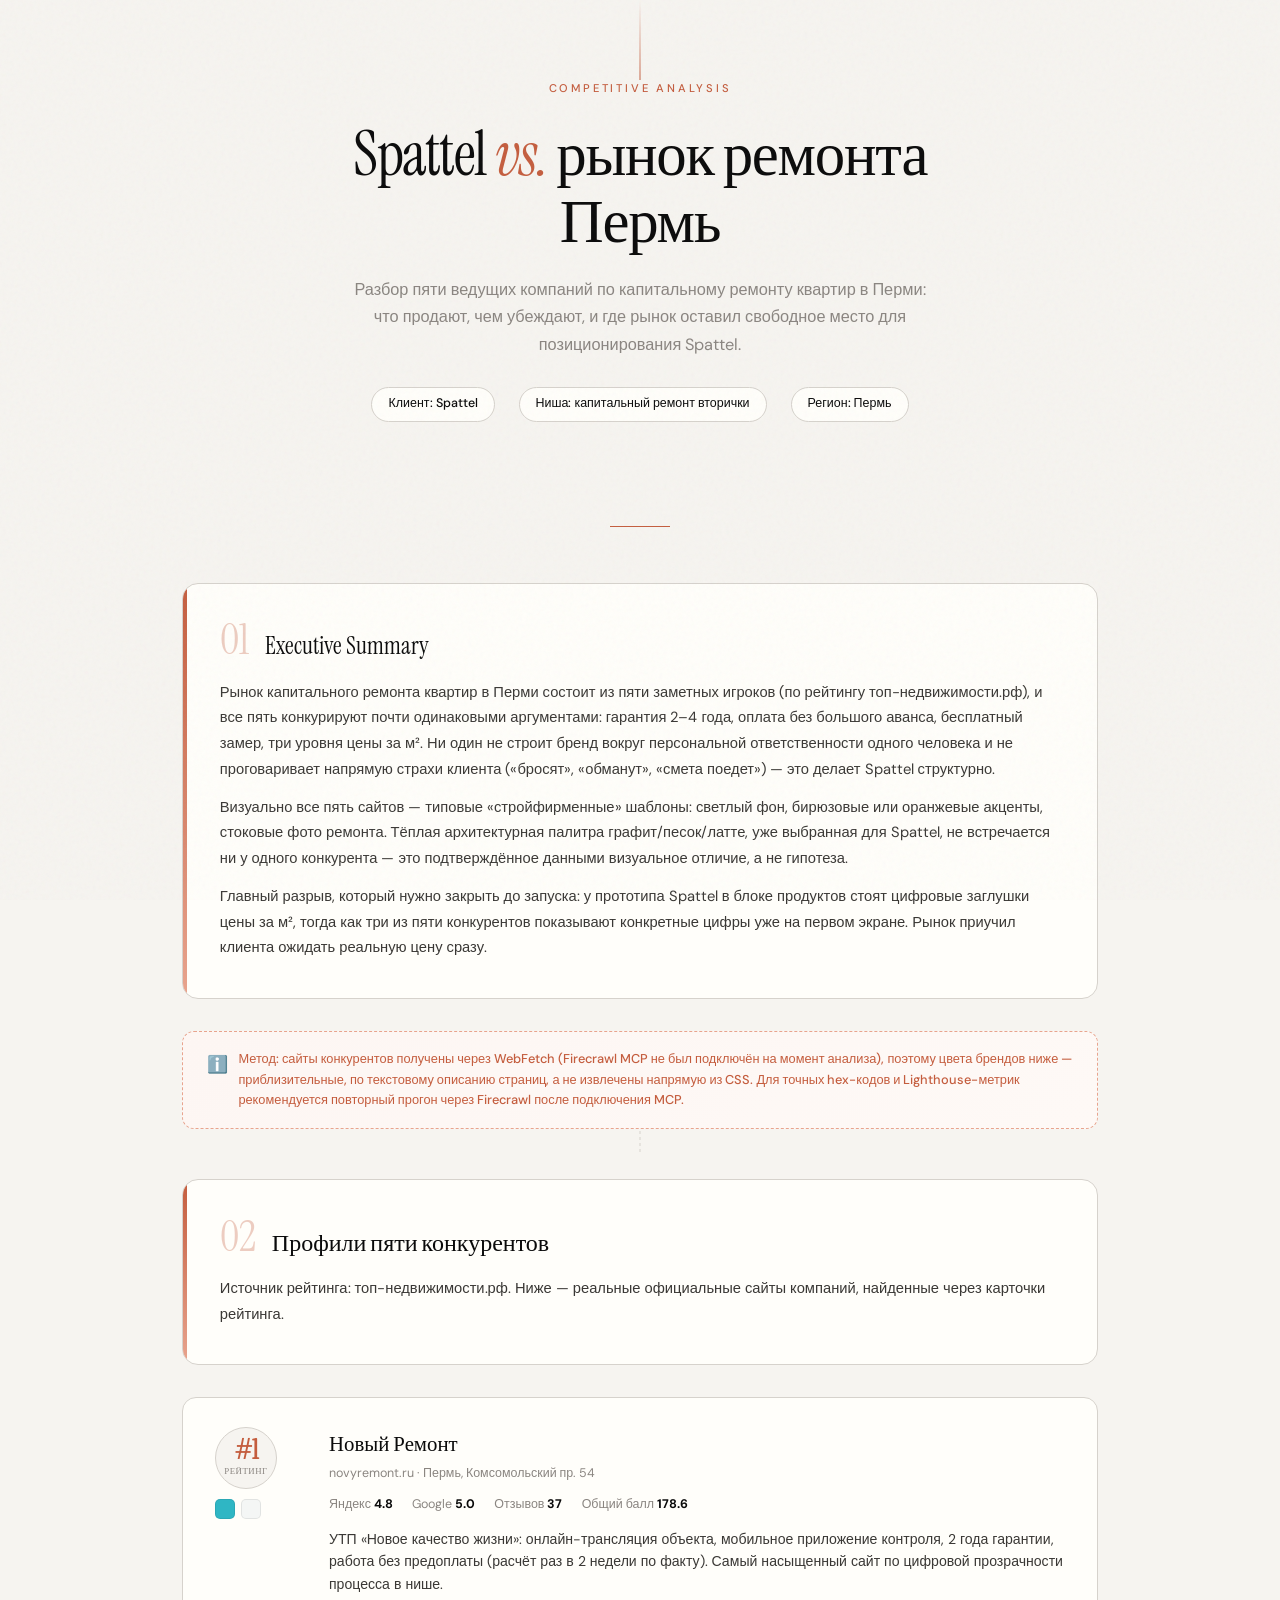
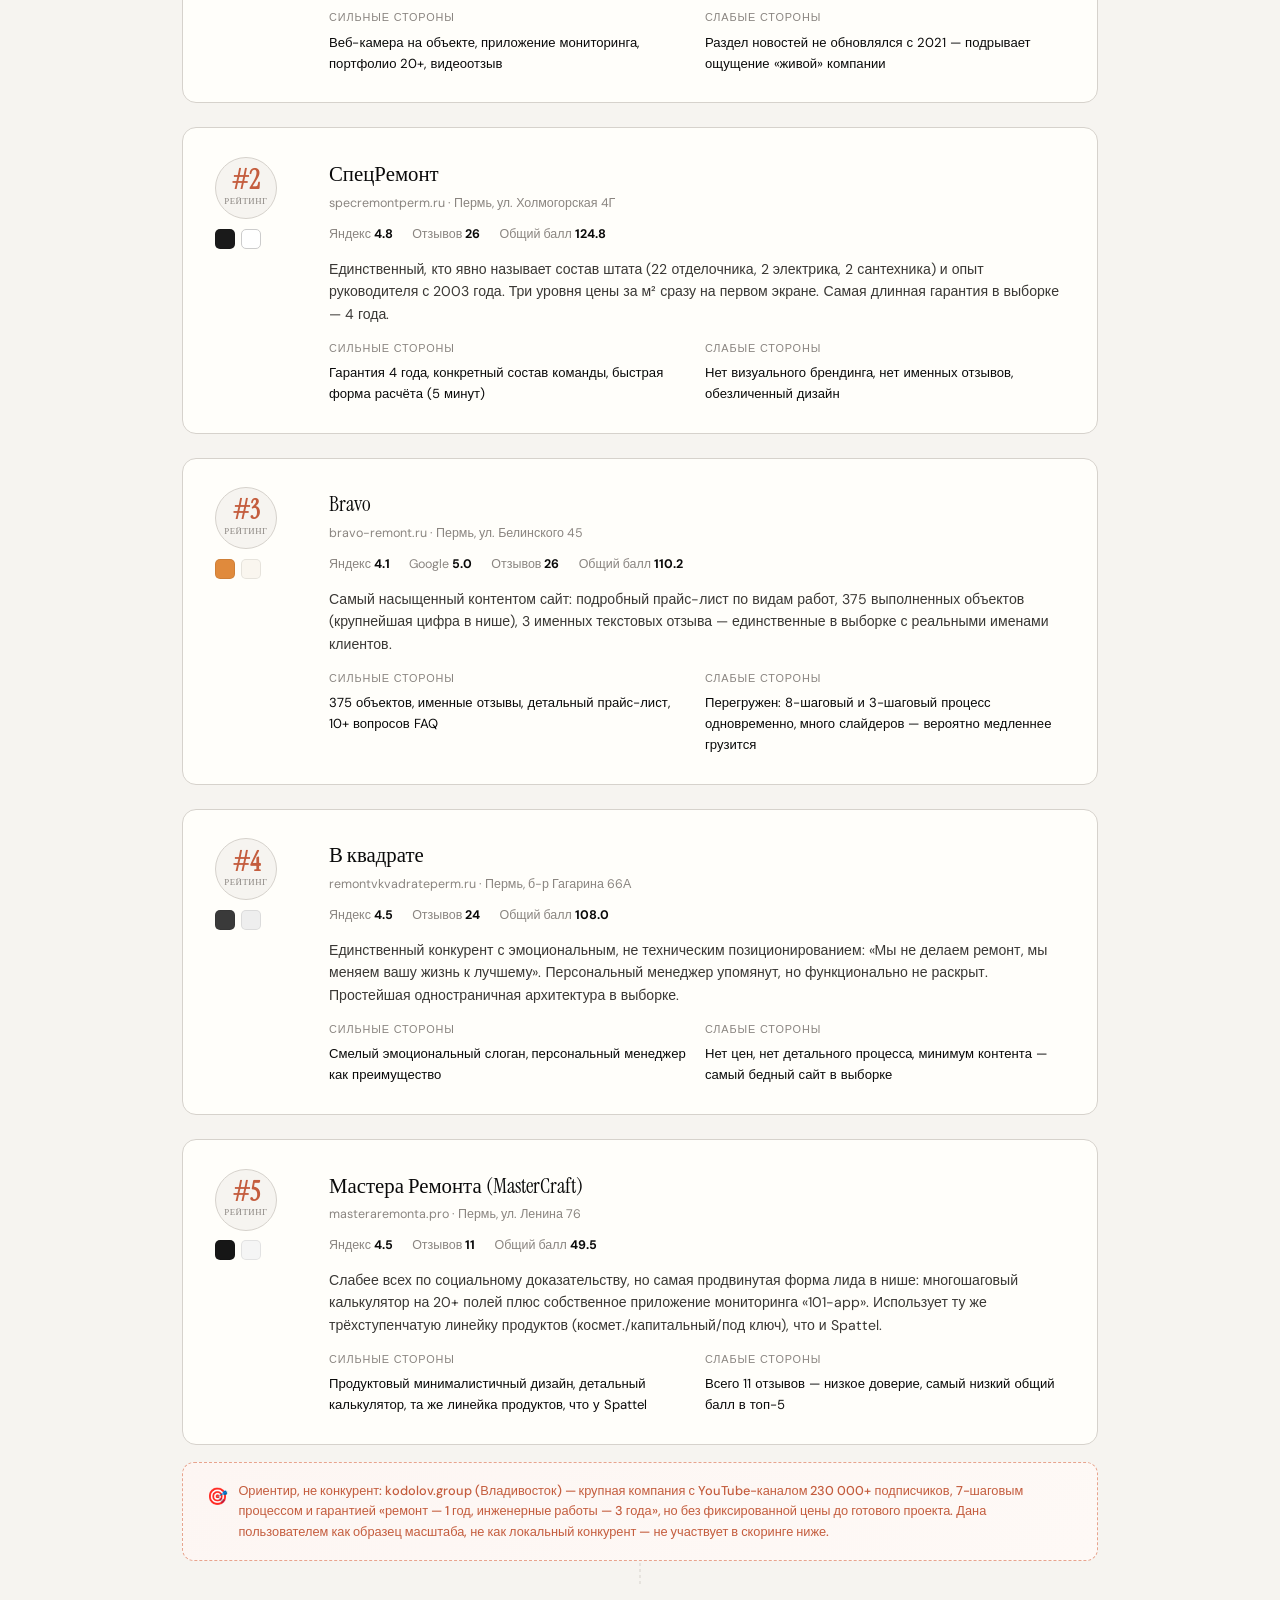
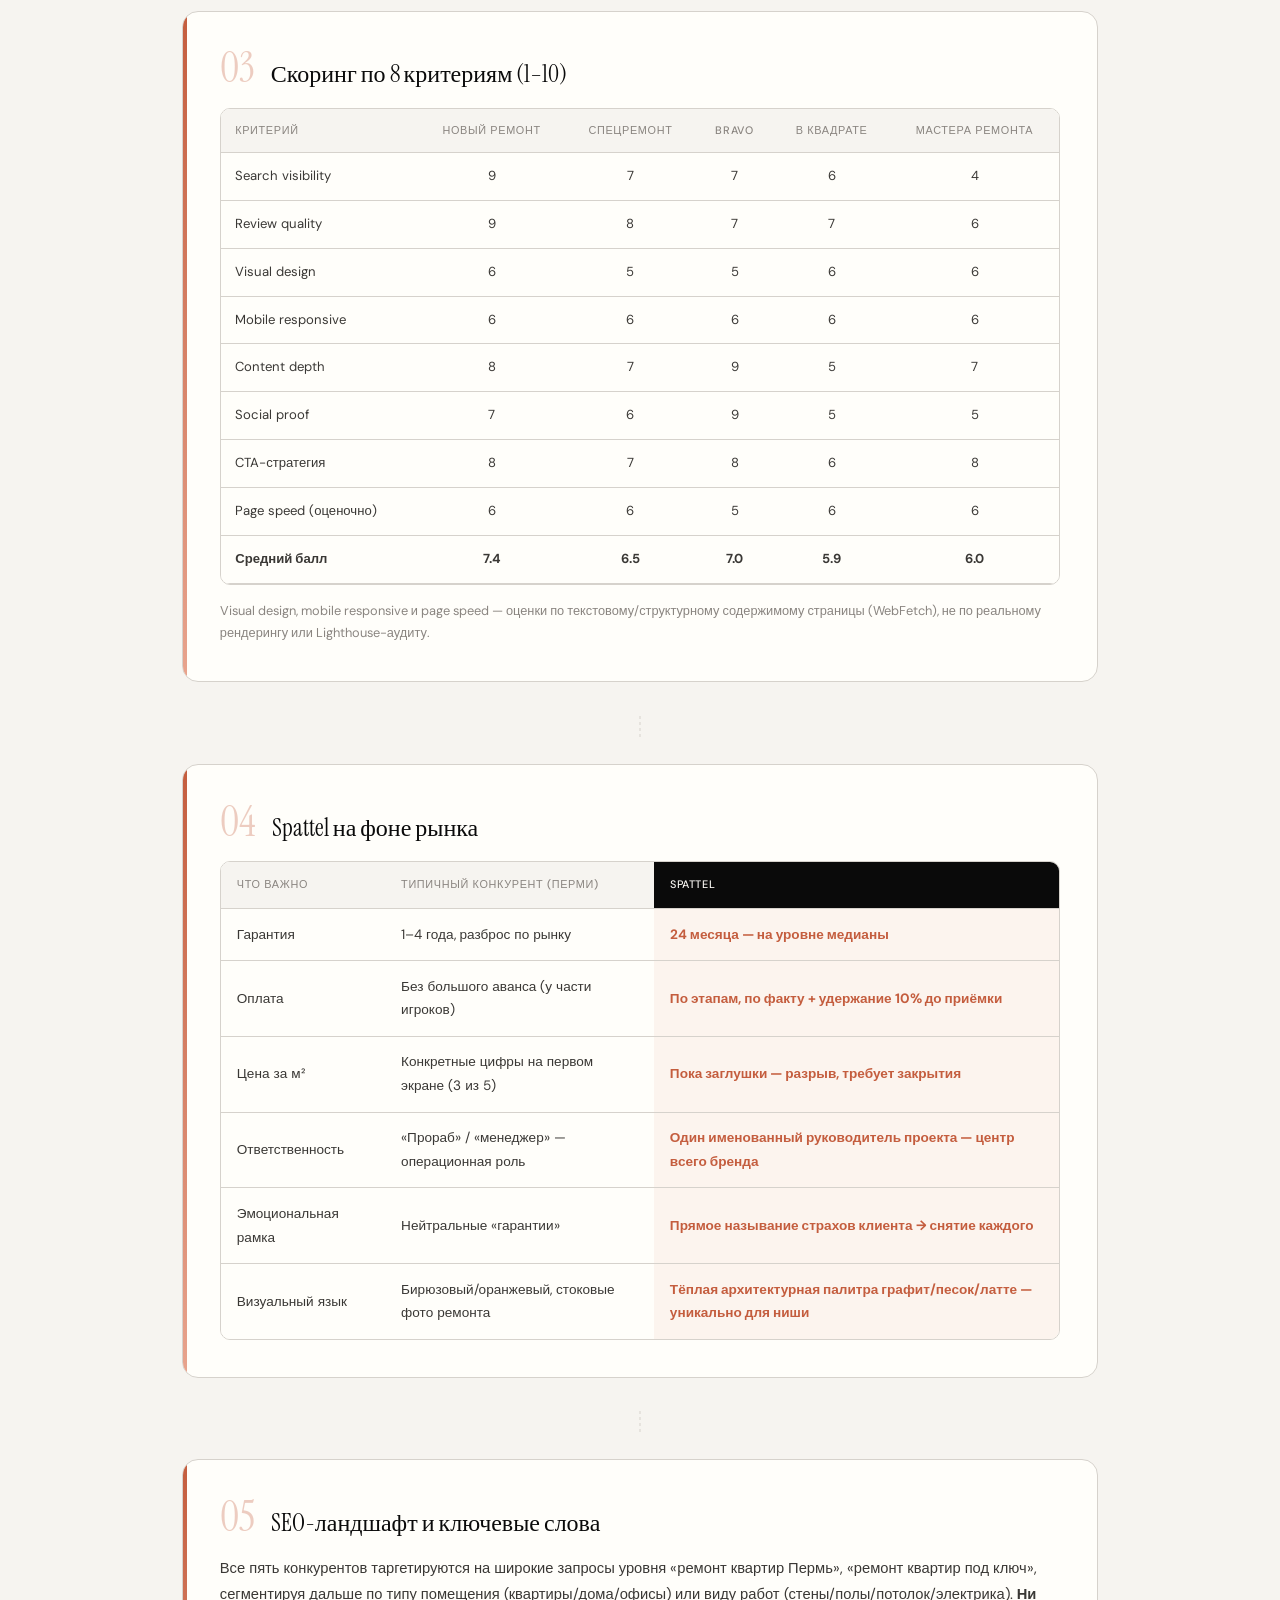
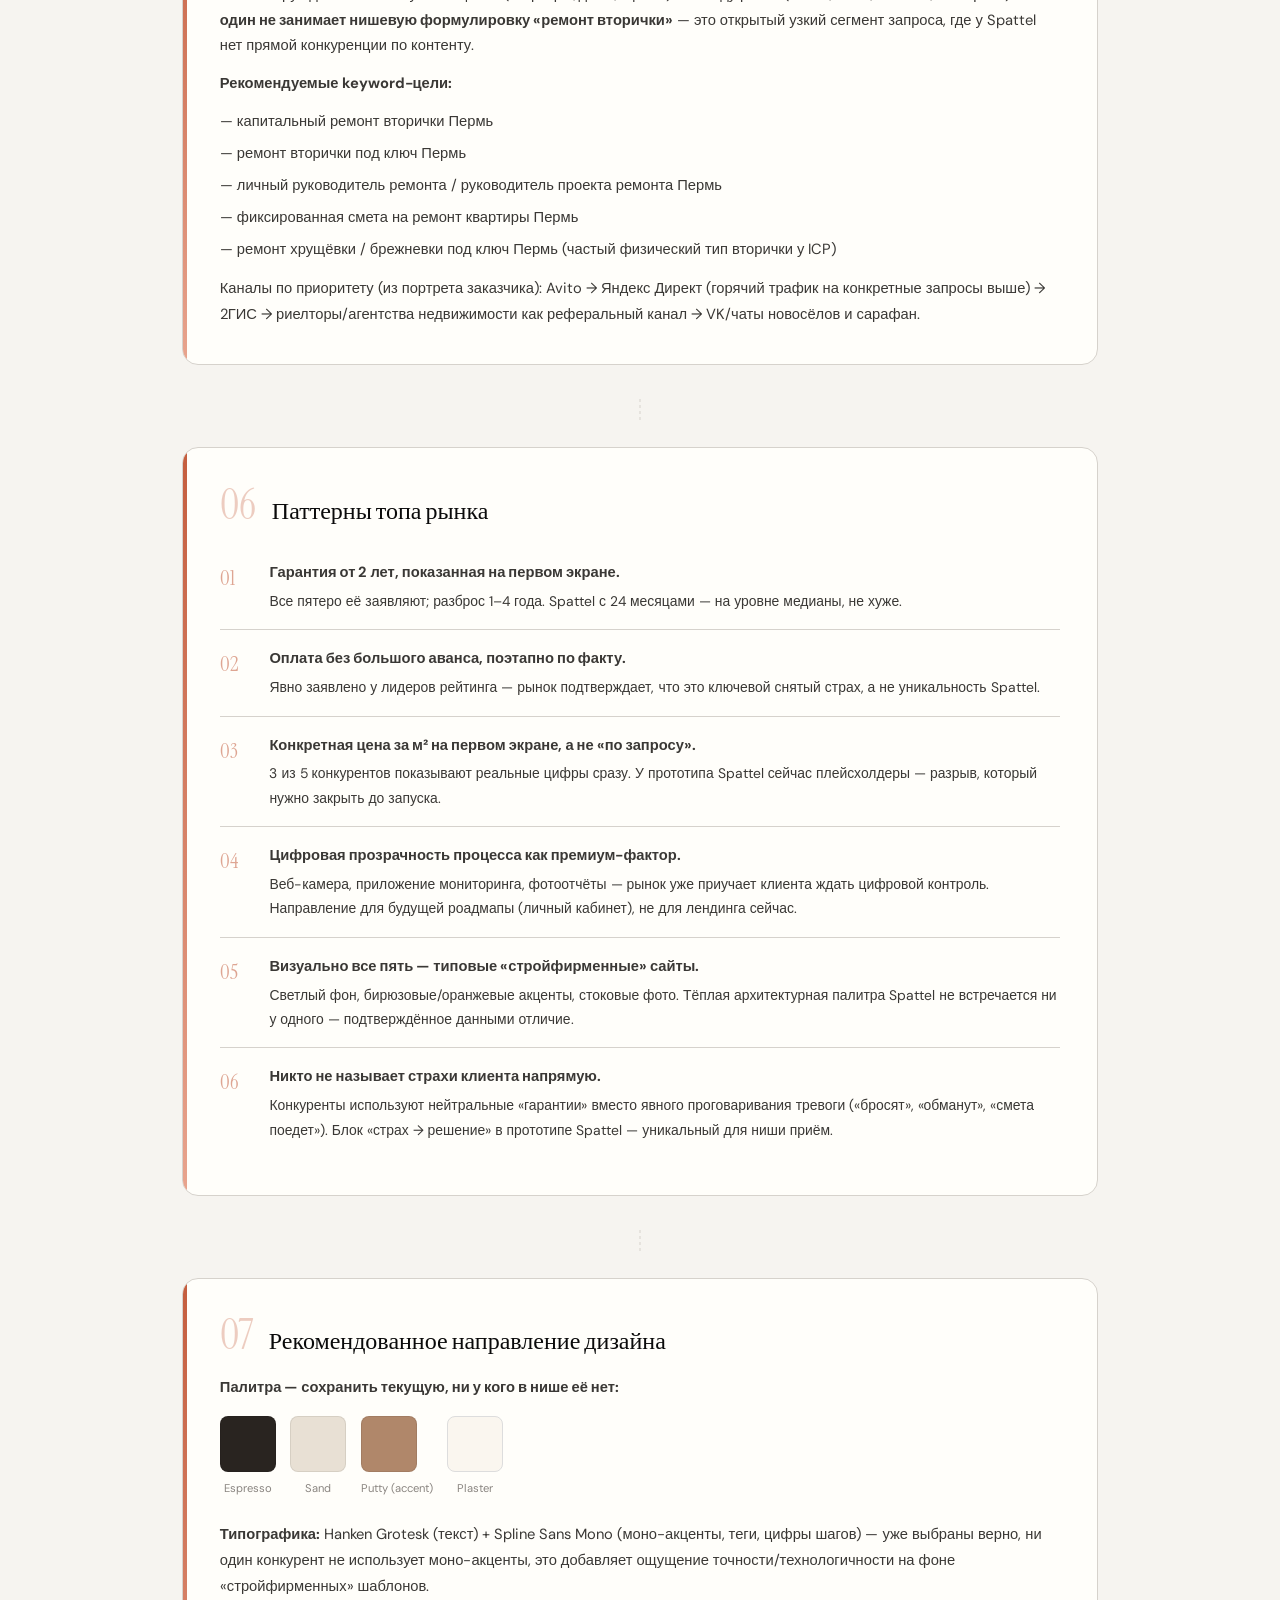
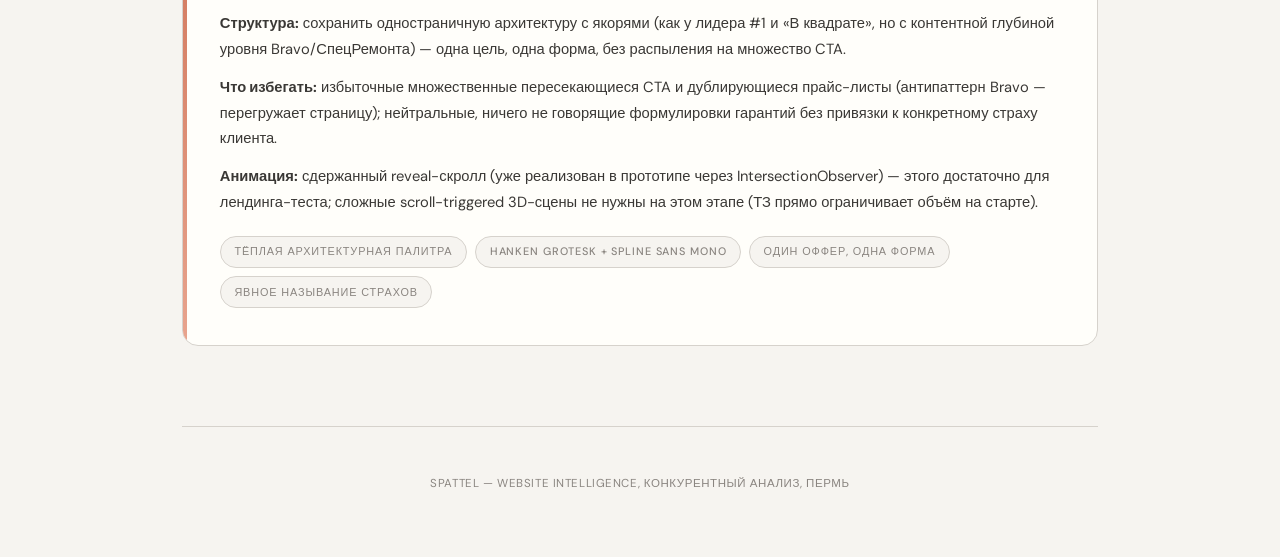
<file: competitive-analysis.html>
<!DOCTYPE html>
<html lang="ru">
<head>
<meta charset="UTF-8">
<meta name="viewport" content="width=device-width, initial-scale=1.0">
<title>Spattel — конкурентный анализ ниши (Пермь)</title>
<meta name="description" content="Конкурентный анализ рынка капитального ремонта квартир в Перми для Spattel.">
<link rel="preconnect" href="https://fonts.googleapis.com">
<link rel="preconnect" href="https://fonts.gstatic.com" crossorigin>
<link href="https://fonts.googleapis.com/css2?family=Instrument+Serif:ital@0;1&family=DM+Sans:ital,opsz,wght@0,9..40,300;0,9..40,400;0,9..40,500;0,9..40,600;1,9..40,300;1,9..40,400&display=swap" rel="stylesheet">
<style>
*, *::before, *::after { margin: 0; padding: 0; box-sizing: border-box; }

:root {
    --ink: #0a0a0a;
    --paper: #f6f4f0;
    --accent: #c45d3e;
    --accent-light: #e8a48e;
    --muted: #8a8580;
    --divider: #d6d2cc;
    --card: #fffefa;
    --shadow: rgba(10, 10, 10, 0.06);
}

body {
    font-family: 'DM Sans', sans-serif;
    background: var(--paper);
    color: var(--ink);
    line-height: 1.6;
    -webkit-font-smoothing: antialiased;
    overflow-x: hidden;
}

body::after {
    content: '';
    position: fixed;
    inset: 0;
    background-image: url("data:image/svg+xml,%3Csvg viewBox='0 0 256 256' xmlns='http://www.w3.org/2000/svg'%3E%3Cfilter id='noise'%3E%3CfeTurbulence type='fractalNoise' baseFrequency='0.9' numOctaves='4' stitchTiles='stitch'/%3E%3C/filter%3E%3Crect width='100%25' height='100%25' filter='url(%23noise)' opacity='0.04'/%3E%3C/svg%3E");
    pointer-events: none;
    z-index: 9999;
}

.container { max-width: 980px; margin: 0 auto; padding: 0 2rem; }

header { padding: 5rem 0 3rem; text-align: center; position: relative; }
header::before {
    content: '';
    position: absolute;
    top: 0; left: 50%;
    transform: translateX(-50%);
    width: 1px; height: 80px;
    background: linear-gradient(to bottom, transparent, var(--accent));
}
.eyebrow { font-size: 0.7rem; letter-spacing: 0.25em; text-transform: uppercase; color: var(--accent); font-weight: 500; margin-bottom: 1.5rem; }
h1 { font-family: 'Instrument Serif', serif; font-size: clamp(2.4rem, 5.5vw, 3.8rem); font-weight: 400; line-height: 1.1; letter-spacing: -0.02em; margin-bottom: 1.25rem; }
h1 em { color: var(--accent); font-style: italic; }
.subtitle { font-size: 1.02rem; color: var(--muted); max-width: 600px; margin: 0 auto; line-height: 1.7; }
.meta-row { display: flex; justify-content: center; gap: 1.5rem; margin-top: 1.75rem; flex-wrap: wrap; }
.meta-pill { font-size: 0.78rem; padding: 0.4rem 1rem; border-radius: 100px; background: var(--card); border: 1px solid var(--divider); color: var(--ink); font-weight: 500; }

.divider { width: 60px; height: 1px; background: var(--accent); margin: 3.5rem auto; }

.section-block { padding-bottom: 3rem; }
.card {
    background: var(--card);
    border: 1px solid var(--divider);
    border-radius: 16px;
    padding: 2.3rem 2.3rem 2.3rem 2.3rem;
    position: relative;
    overflow: hidden;
    margin-bottom: 2rem;
}
.card::before {
    content: '';
    position: absolute; top: 0; left: 0;
    width: 4px; height: 100%;
    background: linear-gradient(to bottom, var(--accent), var(--accent-light));
    border-radius: 4px 0 0 4px;
}
.card-header { display: flex; align-items: baseline; gap: 1rem; margin-bottom: 1.1rem; }
.card-number { font-family: 'Instrument Serif', serif; font-size: 2.6rem; color: var(--accent); line-height: 1; opacity: 0.3; flex-shrink: 0; }
.card-title { font-family: 'Instrument Serif', serif; font-size: 1.5rem; font-weight: 400; line-height: 1.2; }
.card-body { color: #3a3835; font-size: 0.92rem; line-height: 1.75; }
.card-body p { margin-bottom: 0.75rem; }
.card-body p:last-child { margin-bottom: 0; }

.tag-row { display: flex; flex-wrap: wrap; gap: 0.5rem; margin-top: 1.25rem; }
.tag { font-size: 0.68rem; letter-spacing: 0.08em; text-transform: uppercase; padding: 0.35rem 0.85rem; border-radius: 100px; background: var(--paper); border: 1px solid var(--divider); color: var(--muted); font-weight: 500; }

.note {
    background: linear-gradient(135deg, #fdf6f3, #fef9f6);
    border: 1px dashed var(--accent-light);
    border-radius: 12px;
    padding: 1.1rem 1.5rem;
    margin-top: 1.1rem;
    display: flex; align-items: flex-start; gap: 0.65rem;
}
.note-icon { font-size: 1.05rem; flex-shrink: 0; margin-top: 0.1rem; }
.note p { font-size: 0.8rem; color: var(--accent); font-weight: 500; line-height: 1.6; }

/* competitor grid */
.competitors { display: flex; flex-direction: column; gap: 1.5rem; }
.competitor {
    background: var(--card); border: 1px solid var(--divider); border-radius: 14px;
    padding: 1.8rem 2rem; display: grid; grid-template-columns: 90px 1fr; gap: 1.5rem;
}
.rank-badge {
    width: 62px; height: 62px; border-radius: 50%;
    background: var(--paper); border: 1px solid var(--divider);
    display: flex; flex-direction: column; align-items: center; justify-content: center;
    font-family: 'Instrument Serif', serif; color: var(--accent);
}
.rank-badge b { font-size: 1.6rem; line-height: 1; }
.rank-badge small { font-size: 0.55rem; letter-spacing: 0.06em; color: var(--muted); text-transform: uppercase; }
.swatch-row { display: flex; gap: 6px; margin: 0.6rem 0 0.9rem; }
.swatch { width: 20px; height: 20px; border-radius: 5px; border: 1px solid rgba(0,0,0,.08); }
.comp-name { font-family: 'Instrument Serif', serif; font-size: 1.3rem; margin-bottom: 0.2rem; }
.comp-url { font-size: 0.78rem; color: var(--muted); margin-bottom: 0.7rem; }
.comp-stats { display: flex; gap: 1.2rem; flex-wrap: wrap; margin-bottom: 0.8rem; }
.comp-stats div { font-size: 0.78rem; color: var(--muted); }
.comp-stats b { color: var(--ink); font-weight: 700; }
.comp-body p { font-size: 0.88rem; color: #3a3835; margin-bottom: 0.5rem; }
.comp-body p:last-child { margin-bottom: 0; }
.strengths-weak { display: grid; grid-template-columns: 1fr 1fr; gap: 1rem; margin-top: 0.9rem; }
.strengths-weak div { font-size: 0.82rem; }
.strengths-weak .sw-label { font-size: 0.68rem; text-transform: uppercase; letter-spacing: 0.08em; color: var(--muted); margin-bottom: 0.3rem; display: block; }
@media (max-width: 640px) { .competitor { grid-template-columns: 1fr; } .strengths-weak { grid-template-columns: 1fr; } }

/* scoring table */
.tbl-scroll { overflow-x: auto; border-radius: 10px; border: 1px solid var(--divider); }
table.score { width: 100%; border-collapse: collapse; background: var(--card); font-size: 0.82rem; min-width: 640px; }
table.score th, table.score td { padding: 0.75rem 0.9rem; text-align: left; border-bottom: 1px solid var(--divider); }
table.score thead th { font-size: 0.68rem; letter-spacing: 0.06em; text-transform: uppercase; background: var(--paper); color: var(--muted); font-weight: 500; }
table.score tr:last-child td { font-weight: 700; }
table.score td:not(:first-child), table.score th:not(:first-child) { text-align: center; }

/* comparison table */
table.cmp { width: 100%; border-collapse: collapse; background: var(--card); font-size: 0.85rem; }
table.cmp th, table.cmp td { padding: 0.85rem 1rem; text-align: left; border-bottom: 1px solid var(--divider); }
table.cmp thead th { font-size: 0.68rem; letter-spacing: 0.06em; text-transform: uppercase; background: var(--paper); color: var(--muted); font-weight: 500; }
table.cmp thead th.us { background: var(--ink); color: var(--paper); }
table.cmp td.us { font-weight: 700; color: var(--accent); background: rgba(196,93,62,0.06); }
table.cmp tr:last-child td { border-bottom: none; }

/* pattern list */
.pattern-list { list-style: none; counter-reset: pat; }
.pattern-list li { counter-increment: pat; display: grid; grid-template-columns: 2.2rem 1fr; gap: 0.9rem; padding: 1rem 0; border-top: 1px solid var(--divider); }
.pattern-list li:first-child { border-top: none; }
.pattern-list li::before { content: counter(pat, decimal-leading-zero); font-family: 'Instrument Serif', serif; color: var(--accent); font-size: 1.3rem; opacity: 0.55; }
.pattern-list b { display: block; margin-bottom: 0.2rem; }
.pattern-list p { font-size: 0.87rem; color: #3a3835; }

/* design direction swatches */
.palette-row { display: flex; gap: 0.9rem; flex-wrap: wrap; margin: 1rem 0 1.5rem; }
.palette-chip { text-align: center; font-size: 0.7rem; color: var(--muted); }
.palette-chip .sq { width: 56px; height: 56px; border-radius: 8px; margin-bottom: 0.4rem; border: 1px solid rgba(0,0,0,.08); }

footer { text-align: center; padding: 3rem 0 4rem; border-top: 1px solid var(--divider); }
footer p { font-size: 0.72rem; color: var(--muted); letter-spacing: 0.05em; }

.flow-connector { display: flex; justify-content: center; padding: 0.1rem 0 1.5rem; }
.flow-connector svg { color: var(--divider); }

@media (max-width: 640px) {
    header { padding: 3.5rem 0 2.5rem; }
    .card { padding: 1.75rem 1.4rem; }
    .card-number { font-size: 2rem; }
    .card-title { font-size: 1.2rem; }
}

@media print {
    body::after { display: none; }
    .card, .competitor { break-inside: avoid; box-shadow: none; }
    header::before { display: none; }
    @page { size: A4; margin: 16mm; }
}
</style>
</head>
<body>

<div class="container">
    <header>
        <p class="eyebrow">Competitive Analysis</p>
        <h1>Spattel <em>vs.</em> рынок ремонта<br>Пермь</h1>
        <p class="subtitle">Разбор пяти ведущих компаний по капитальному ремонту квартир в Перми: что продают, чем убеждают, и где рынок оставил свободное место для позиционирования Spattel.</p>
        <div class="meta-row">
            <span class="meta-pill">Клиент: Spattel</span>
            <span class="meta-pill">Ниша: капитальный ремонт вторички</span>
            <span class="meta-pill">Регион: Пермь</span>
        </div>
    </header>

    <div class="divider"></div>

    <div class="section-block">

        <!-- Executive summary -->
        <div class="card">
            <div class="card-header">
                <span class="card-number">01</span>
                <h2 class="card-title">Executive Summary</h2>
            </div>
            <div class="card-body">
                <p>Рынок капитального ремонта квартир в Перми состоит из пяти заметных игроков (по рейтингу
                топ-недвижимости.рф), и все пять конкурируют почти одинаковыми аргументами: гарантия
                2–4 года, оплата без большого аванса, бесплатный замер, три уровня цены за м². Ни один
                не строит бренд вокруг персональной ответственности одного человека и не проговаривает
                напрямую страхи клиента («бросят», «обманут», «смета поедет») — это делает Spattel
                структурно.</p>
                <p>Визуально все пять сайтов — типовые «стройфирменные» шаблоны: светлый фон, бирюзовые
                или оранжевые акценты, стоковые фото ремонта. Тёплая архитектурная палитра графит/песок/латте,
                уже выбранная для Spattel, не встречается ни у одного конкурента — это подтверждённое
                данными визуальное отличие, а не гипотеза.</p>
                <p>Главный разрыв, который нужно закрыть до запуска: у прототипа Spattel в блоке продуктов
                стоят цифровые заглушки цены за м², тогда как три из пяти конкурентов показывают конкретные
                цифры уже на первом экране. Рынок приучил клиента ожидать реальную цену сразу.</p>
            </div>
        </div>

        <div class="note">
            <span class="note-icon">&#8505;&#65039;</span>
            <p>Метод: сайты конкурентов получены через WebFetch (Firecrawl MCP не был подключён на момент
            анализа), поэтому цвета брендов ниже — приблизительные, по текстовому описанию страниц, а не
            извлечены напрямую из CSS. Для точных hex-кодов и Lighthouse-метрик рекомендуется повторный
            прогон через Firecrawl после подключения MCP.</p>
        </div>

        <div class="flow-connector">
            <svg width="2" height="24" viewBox="0 0 2 24" fill="none"><line x1="1" y1="0" x2="1" y2="24" stroke="currentColor" stroke-dasharray="3 3"/></svg>
        </div>

        <!-- Competitor profiles -->
        <div class="card">
            <div class="card-header">
                <span class="card-number">02</span>
                <h2 class="card-title">Профили пяти конкурентов</h2>
            </div>
            <div class="card-body">
                <p>Источник рейтинга: топ-недвижимости.рф. Ниже — реальные официальные сайты компаний,
                найденные через карточки рейтинга.</p>
            </div>
        </div>

        <div class="competitors">
            <div class="competitor">
                <div>
                    <div class="rank-badge"><b>#1</b><small>рейтинг</small></div>
                    <div class="swatch-row">
                        <div class="swatch" style="background:#2fb6c4" title="бирюзовый акцент"></div>
                        <div class="swatch" style="background:#f4f6f5" title="светлый фон"></div>
                    </div>
                </div>
                <div>
                    <div class="comp-name">Новый Ремонт</div>
                    <div class="comp-url">novyremont.ru · Пермь, Комсомольский пр. 54</div>
                    <div class="comp-stats">
                        <div>Яндекс <b>4.8</b></div><div>Google <b>5.0</b></div><div>Отзывов <b>37</b></div><div>Общий балл <b>178.6</b></div>
                    </div>
                    <div class="comp-body">
                        <p>УТП «Новое качество жизни»: онлайн-трансляция объекта, мобильное приложение
                        контроля, 2 года гарантии, работа без предоплаты (расчёт раз в 2 недели по факту).
                        Самый насыщенный сайт по цифровой прозрачности процесса в нише.</p>
                    </div>
                    <div class="strengths-weak">
                        <div><span class="sw-label">Сильные стороны</span>Веб-камера на объекте, приложение мониторинга, портфолио 20+, видеоотзыв</div>
                        <div><span class="sw-label">Слабые стороны</span>Раздел новостей не обновлялся с 2021 — подрывает ощущение «живой» компании</div>
                    </div>
                </div>
            </div>

            <div class="competitor">
                <div>
                    <div class="rank-badge"><b>#2</b><small>рейтинг</small></div>
                    <div class="swatch-row">
                        <div class="swatch" style="background:#1a1a1a" title="чёрный текст"></div>
                        <div class="swatch" style="background:#ffffff;border-color:#ccc" title="белый фон"></div>
                    </div>
                </div>
                <div>
                    <div class="comp-name">СпецРемонт</div>
                    <div class="comp-url">specremontperm.ru · Пермь, ул. Холмогорская 4Г</div>
                    <div class="comp-stats">
                        <div>Яндекс <b>4.8</b></div><div>Отзывов <b>26</b></div><div>Общий балл <b>124.8</b></div>
                    </div>
                    <div class="comp-body">
                        <p>Единственный, кто явно называет состав штата (22 отделочника, 2 электрика,
                        2 сантехника) и опыт руководителя с 2003 года. Три уровня цены за м² сразу на
                        первом экране. Самая длинная гарантия в выборке — 4 года.</p>
                    </div>
                    <div class="strengths-weak">
                        <div><span class="sw-label">Сильные стороны</span>Гарантия 4 года, конкретный состав команды, быстрая форма расчёта (5 минут)</div>
                        <div><span class="sw-label">Слабые стороны</span>Нет визуального брендинга, нет именных отзывов, обезличенный дизайн</div>
                    </div>
                </div>
            </div>

            <div class="competitor">
                <div>
                    <div class="rank-badge"><b>#3</b><small>рейтинг</small></div>
                    <div class="swatch-row">
                        <div class="swatch" style="background:#e08a3c" title="оранжевый акцент"></div>
                        <div class="swatch" style="background:#faf6ef" title="светлый фон"></div>
                    </div>
                </div>
                <div>
                    <div class="comp-name">Bravo</div>
                    <div class="comp-url">bravo-remont.ru · Пермь, ул. Белинского 45</div>
                    <div class="comp-stats">
                        <div>Яндекс <b>4.1</b></div><div>Google <b>5.0</b></div><div>Отзывов <b>26</b></div><div>Общий балл <b>110.2</b></div>
                    </div>
                    <div class="comp-body">
                        <p>Самый насыщенный контентом сайт: подробный прайс-лист по видам работ, 375
                        выполненных объектов (крупнейшая цифра в нише), 3 именных текстовых отзыва —
                        единственные в выборке с реальными именами клиентов.</p>
                    </div>
                    <div class="strengths-weak">
                        <div><span class="sw-label">Сильные стороны</span>375 объектов, именные отзывы, детальный прайс-лист, 10+ вопросов FAQ</div>
                        <div><span class="sw-label">Слабые стороны</span>Перегружен: 8-шаговый и 3-шаговый процесс одновременно, много слайдеров — вероятно медленнее грузится</div>
                    </div>
                </div>
            </div>

            <div class="competitor">
                <div>
                    <div class="rank-badge"><b>#4</b><small>рейтинг</small></div>
                    <div class="swatch-row">
                        <div class="swatch" style="background:#3a3a3a" title="тёмный"></div>
                        <div class="swatch" style="background:#eeeeee" title="светлый"></div>
                    </div>
                </div>
                <div>
                    <div class="comp-name">В квадрате</div>
                    <div class="comp-url">remontvkvadrateperm.ru · Пермь, б-р Гагарина 66А</div>
                    <div class="comp-stats">
                        <div>Яндекс <b>4.5</b></div><div>Отзывов <b>24</b></div><div>Общий балл <b>108.0</b></div>
                    </div>
                    <div class="comp-body">
                        <p>Единственный конкурент с эмоциональным, не техническим позиционированием:
                        «Мы не делаем ремонт, мы меняем вашу жизнь к лучшему». Персональный менеджер
                        упомянут, но функционально не раскрыт. Простейшая одностраничная архитектура
                        в выборке.</p>
                    </div>
                    <div class="strengths-weak">
                        <div><span class="sw-label">Сильные стороны</span>Смелый эмоциональный слоган, персональный менеджер как преимущество</div>
                        <div><span class="sw-label">Слабые стороны</span>Нет цен, нет детального процесса, минимум контента — самый бедный сайт в выборке</div>
                    </div>
                </div>
            </div>

            <div class="competitor">
                <div>
                    <div class="rank-badge"><b>#5</b><small>рейтинг</small></div>
                    <div class="swatch-row">
                        <div class="swatch" style="background:#161616" title="тёмный блок"></div>
                        <div class="swatch" style="background:#f5f5f5" title="светлый блок"></div>
                    </div>
                </div>
                <div>
                    <div class="comp-name">Мастера Ремонта (MasterCraft)</div>
                    <div class="comp-url">masteraremonta.pro · Пермь, ул. Ленина 76</div>
                    <div class="comp-stats">
                        <div>Яндекс <b>4.5</b></div><div>Отзывов <b>11</b></div><div>Общий балл <b>49.5</b></div>
                    </div>
                    <div class="comp-body">
                        <p>Слабее всех по социальному доказательству, но самая продвинутая форма лида в
                        нише: многошаговый калькулятор на 20+ полей плюс собственное приложение мониторинга
                        «101-app». Использует ту же трёхступенчатую линейку продуктов (космет./капитальный/под
                        ключ), что и Spattel.</p>
                    </div>
                    <div class="strengths-weak">
                        <div><span class="sw-label">Сильные стороны</span>Продуктовый минималистичный дизайн, детальный калькулятор, та же линейка продуктов, что у Spattel</div>
                        <div><span class="sw-label">Слабые стороны</span>Всего 11 отзывов — низкое доверие, самый низкий общий балл в топ-5</div>
                    </div>
                </div>
            </div>
        </div>

        <div class="note">
            <span class="note-icon">&#127919;</span>
            <p>Ориентир, не конкурент: kodolov.group (Владивосток) — крупная компания с YouTube-каналом
            230 000+ подписчиков, 7-шаговым процессом и гарантией «ремонт — 1 год, инженерные работы —
            3 года», но без фиксированной цены до готового проекта. Дана пользователем как образец
            масштаба, не как локальный конкурент — не участвует в скоринге ниже.</p>
        </div>

        <div class="flow-connector">
            <svg width="2" height="24" viewBox="0 0 2 24" fill="none"><line x1="1" y1="0" x2="1" y2="24" stroke="currentColor" stroke-dasharray="3 3"/></svg>
        </div>

        <!-- Scoring -->
        <div class="card">
            <div class="card-header">
                <span class="card-number">03</span>
                <h2 class="card-title">Скоринг по 8 критериям (1–10)</h2>
            </div>
            <div class="card-body">
                <div class="tbl-scroll">
                    <table class="score">
                        <thead><tr><th>Критерий</th><th>Новый Ремонт</th><th>СпецРемонт</th><th>Bravo</th><th>В квадрате</th><th>Мастера Ремонта</th></tr></thead>
                        <tbody>
                            <tr><td>Search visibility</td><td>9</td><td>7</td><td>7</td><td>6</td><td>4</td></tr>
                            <tr><td>Review quality</td><td>9</td><td>8</td><td>7</td><td>7</td><td>6</td></tr>
                            <tr><td>Visual design</td><td>6</td><td>5</td><td>5</td><td>6</td><td>6</td></tr>
                            <tr><td>Mobile responsive</td><td>6</td><td>6</td><td>6</td><td>6</td><td>6</td></tr>
                            <tr><td>Content depth</td><td>8</td><td>7</td><td>9</td><td>5</td><td>7</td></tr>
                            <tr><td>Social proof</td><td>7</td><td>6</td><td>9</td><td>5</td><td>5</td></tr>
                            <tr><td>CTA-стратегия</td><td>8</td><td>7</td><td>8</td><td>6</td><td>8</td></tr>
                            <tr><td>Page speed (оценочно)</td><td>6</td><td>6</td><td>5</td><td>6</td><td>6</td></tr>
                            <tr><td>Средний балл</td><td>7.4</td><td>6.5</td><td>7.0</td><td>5.9</td><td>6.0</td></tr>
                        </tbody>
                    </table>
                </div>
                <p style="margin-top:0.9rem;font-size:0.8rem;color:var(--muted)">Visual design, mobile responsive и page speed — оценки по текстовому/структурному содержимому страницы (WebFetch), не по реальному рендерингу или Lighthouse-аудиту.</p>
            </div>
        </div>

        <div class="flow-connector">
            <svg width="2" height="24" viewBox="0 0 2 24" fill="none"><line x1="1" y1="0" x2="1" y2="24" stroke="currentColor" stroke-dasharray="3 3"/></svg>
        </div>

        <!-- Comparison -->
        <div class="card">
            <div class="card-header">
                <span class="card-number">04</span>
                <h2 class="card-title">Spattel на фоне рынка</h2>
            </div>
            <div class="card-body">
                <div class="tbl-scroll">
                    <table class="cmp">
                        <thead><tr><th>Что важно</th><th>Типичный конкурент (Перми)</th><th class="us">Spattel</th></tr></thead>
                        <tbody>
                            <tr><td>Гарантия</td><td>1–4 года, разброс по рынку</td><td class="us">24 месяца — на уровне медианы</td></tr>
                            <tr><td>Оплата</td><td>Без большого аванса (у части игроков)</td><td class="us">По этапам, по факту + удержание 10% до приёмки</td></tr>
                            <tr><td>Цена за м²</td><td>Конкретные цифры на первом экране (3 из 5)</td><td class="us">Пока заглушки — разрыв, требует закрытия</td></tr>
                            <tr><td>Ответственность</td><td>«Прораб» / «менеджер» — операционная роль</td><td class="us">Один именованный руководитель проекта — центр всего бренда</td></tr>
                            <tr><td>Эмоциональная рамка</td><td>Нейтральные «гарантии»</td><td class="us">Прямое называние страхов клиента → снятие каждого</td></tr>
                            <tr><td>Визуальный язык</td><td>Бирюзовый/оранжевый, стоковые фото ремонта</td><td class="us">Тёплая архитектурная палитра графит/песок/латте — уникально для ниши</td></tr>
                        </tbody>
                    </table>
                </div>
            </div>
        </div>

        <div class="flow-connector">
            <svg width="2" height="24" viewBox="0 0 2 24" fill="none"><line x1="1" y1="0" x2="1" y2="24" stroke="currentColor" stroke-dasharray="3 3"/></svg>
        </div>

        <!-- SEO -->
        <div class="card">
            <div class="card-header">
                <span class="card-number">05</span>
                <h2 class="card-title">SEO-ландшафт и ключевые слова</h2>
            </div>
            <div class="card-body">
                <p>Все пять конкурентов таргетируются на широкие запросы уровня «ремонт квартир Пермь»,
                «ремонт квартир под ключ», сегментируя дальше по типу помещения (квартиры/дома/офисы) или
                виду работ (стены/полы/потолок/электрика). <strong>Ни один не занимает нишевую формулировку
                «ремонт вторички»</strong> — это открытый узкий сегмент запроса, где у Spattel нет прямой
                конкуренции по контенту.</p>
                <p><strong>Рекомендуемые keyword-цели:</strong></p>
                <ul class="bullet-list" style="list-style:none;margin:0.4rem 0 0.8rem">
                    <li style="margin-bottom:0.4rem">— капитальный ремонт вторички Пермь</li>
                    <li style="margin-bottom:0.4rem">— ремонт вторички под ключ Пермь</li>
                    <li style="margin-bottom:0.4rem">— личный руководитель ремонта / руководитель проекта ремонта Пермь</li>
                    <li style="margin-bottom:0.4rem">— фиксированная смета на ремонт квартиры Пермь</li>
                    <li>— ремонт хрущёвки / брежневки под ключ Пермь (частый физический тип вторички у ICP)</li>
                </ul>
                <p>Каналы по приоритету (из портрета заказчика): Avito → Яндекс Директ (горячий трафик на
                конкретные запросы выше) → 2ГИС → риелторы/агентства недвижимости как реферальный канал →
                VK/чаты новосёлов и сарафан.</p>
            </div>
        </div>

        <div class="flow-connector">
            <svg width="2" height="24" viewBox="0 0 2 24" fill="none"><line x1="1" y1="0" x2="1" y2="24" stroke="currentColor" stroke-dasharray="3 3"/></svg>
        </div>

        <!-- Patterns -->
        <div class="card">
            <div class="card-header">
                <span class="card-number">06</span>
                <h2 class="card-title">Паттерны топа рынка</h2>
            </div>
            <div class="card-body">
                <ol class="pattern-list">
                    <li><div><b>Гарантия от 2 лет, показанная на первом экране.</b><p>Все пятеро её заявляют; разброс 1–4 года. Spattel с 24 месяцами — на уровне медианы, не хуже.</p></div></li>
                    <li><div><b>Оплата без большого аванса, поэтапно по факту.</b><p>Явно заявлено у лидеров рейтинга — рынок подтверждает, что это ключевой снятый страх, а не уникальность Spattel.</p></div></li>
                    <li><div><b>Конкретная цена за м² на первом экране, а не «по запросу».</b><p>3 из 5 конкурентов показывают реальные цифры сразу. У прототипа Spattel сейчас плейсхолдеры — разрыв, который нужно закрыть до запуска.</p></div></li>
                    <li><div><b>Цифровая прозрачность процесса как премиум-фактор.</b><p>Веб-камера, приложение мониторинга, фотоотчёты — рынок уже приучает клиента ждать цифровой контроль. Направление для будущей роадмапы (личный кабинет), не для лендинга сейчас.</p></div></li>
                    <li><div><b>Визуально все пять — типовые «стройфирменные» сайты.</b><p>Светлый фон, бирюзовые/оранжевые акценты, стоковые фото. Тёплая архитектурная палитра Spattel не встречается ни у одного — подтверждённое данными отличие.</p></div></li>
                    <li><div><b>Никто не называет страхи клиента напрямую.</b><p>Конкуренты используют нейтральные «гарантии» вместо явного проговаривания тревоги («бросят», «обманут», «смета поедет»). Блок «страх → решение» в прототипе Spattel — уникальный для ниши приём.</p></div></li>
                </ol>
            </div>
        </div>

        <div class="flow-connector">
            <svg width="2" height="24" viewBox="0 0 2 24" fill="none"><line x1="1" y1="0" x2="1" y2="24" stroke="currentColor" stroke-dasharray="3 3"/></svg>
        </div>

        <!-- Design direction -->
        <div class="card">
            <div class="card-header">
                <span class="card-number">07</span>
                <h2 class="card-title">Рекомендованное направление дизайна</h2>
            </div>
            <div class="card-body">
                <p><strong>Палитра — сохранить текущую, ни у кого в нише её нет:</strong></p>
                <div class="palette-row">
                    <div class="palette-chip"><div class="sq" style="background:#292420"></div>Espresso</div>
                    <div class="palette-chip"><div class="sq" style="background:#E8E0D4"></div>Sand</div>
                    <div class="palette-chip"><div class="sq" style="background:#B0876A"></div>Putty (accent)</div>
                    <div class="palette-chip"><div class="sq" style="background:#FAF6EF;border-color:#ddd"></div>Plaster</div>
                </div>
                <p><strong>Типографика:</strong> Hanken Grotesk (текст) + Spline Sans Mono (моно-акценты, теги, цифры шагов) — уже выбраны верно, ни один конкурент не использует моно-акценты, это добавляет ощущение точности/технологичности на фоне «стройфирменных» шаблонов.</p>
                <p><strong>Структура:</strong> сохранить одностраничную архитектуру с якорями (как у лидера #1 и «В квадрате», но с контентной глубиной уровня Bravo/СпецРемонта) — одна цель, одна форма, без распыления на множество CTA.</p>
                <p><strong>Что избегать:</strong> избыточные множественные пересекающиеся CTA и дублирующиеся прайс-листы (антипаттерн Bravo — перегружает страницу); нейтральные, ничего не говорящие формулировки гарантий без привязки к конкретному страху клиента.</p>
                <p><strong>Анимация:</strong> сдержанный reveal-скролл (уже реализован в прототипе через IntersectionObserver) — этого достаточно для лендинга-теста; сложные scroll-triggered 3D-сцены не нужны на этом этапе (ТЗ прямо ограничивает объём на старте).</p>
                <div class="tag-row">
                    <span class="tag">Тёплая архитектурная палитра</span>
                    <span class="tag">Hanken Grotesk + Spline Sans Mono</span>
                    <span class="tag">Один оффер, одна форма</span>
                    <span class="tag">Явное называние страхов</span>
                </div>
            </div>
        </div>

    </div>

    <footer>
        <p>SPATTEL &mdash; WEBSITE INTELLIGENCE, КОНКУРЕНТНЫЙ АНАЛИЗ, ПЕРМЬ</p>
    </footer>
</div>

</body>
</html>
</file>
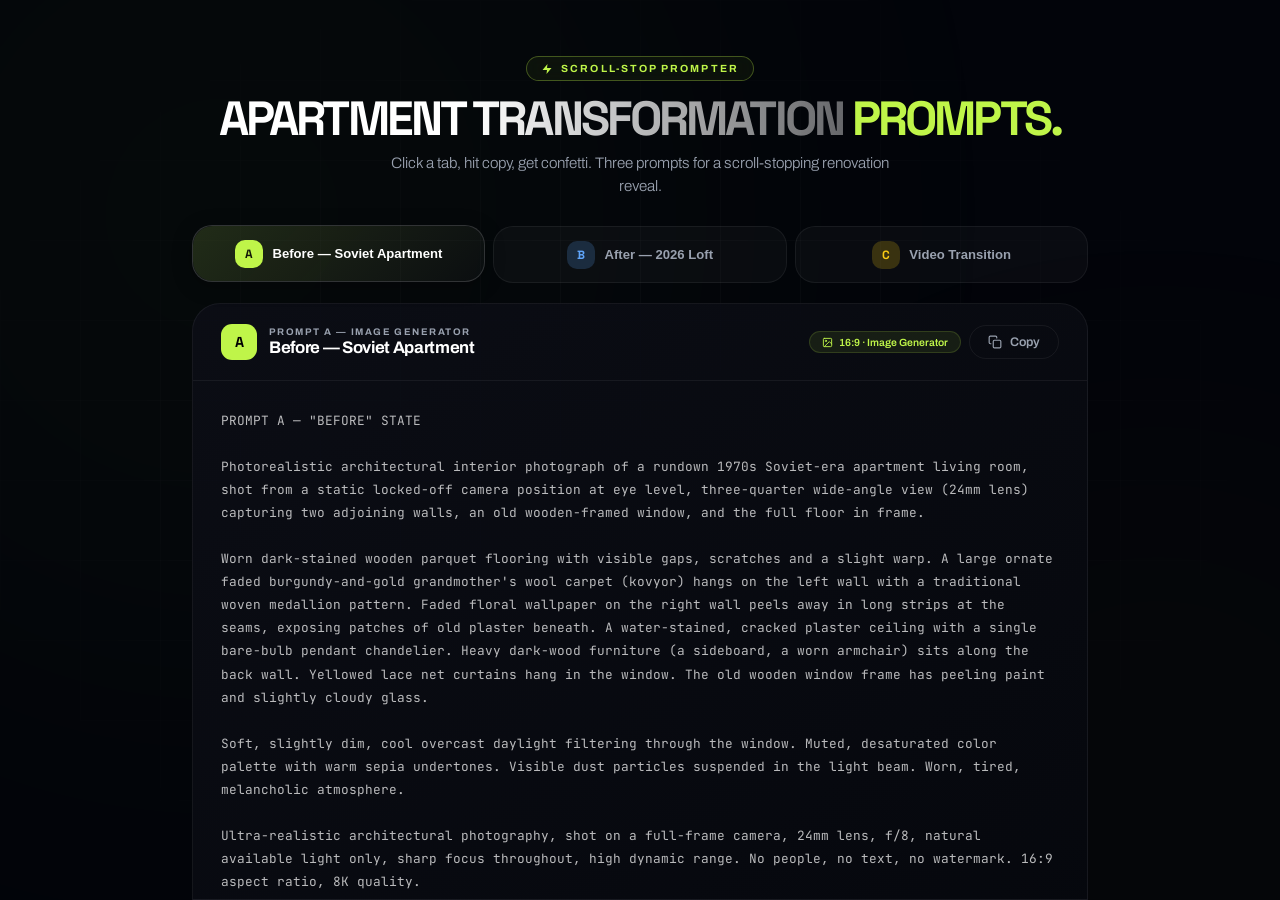
<file: prompts.html>
<!DOCTYPE html>
<html lang="en">
<head>
  <meta charset="UTF-8">
  <meta name="viewport" content="width=device-width, initial-scale=1.0">
  <title>Scroll-Stop Prompts — Soviet Apartment to 2026 Loft</title>
  <link rel="preconnect" href="https://fonts.googleapis.com">
  <link rel="preconnect" href="https://fonts.gstatic.com" crossorigin>
  <link href="https://fonts.googleapis.com/css2?family=Archivo:wght@300;400;500;600;700;800;900&family=Space+Grotesk:wght@300;400;500;600;700&family=JetBrains+Mono:wght@400;500&display=swap" rel="stylesheet">
  <style>
    :root {
      --font-body: 'Archivo', sans-serif;
      --font-display: 'Space Grotesk', sans-serif;
      --font-mono: 'JetBrains Mono', monospace;
      --lime: #BFF549;
      --bg: #02040a;
      --card-bg: rgba(255, 255, 255, 0.03);
      --card-border: rgba(255, 255, 255, 0.06);
      --text-secondary: #99A1AF;
    }

    *, *::before, *::after { margin: 0; padding: 0; box-sizing: border-box; }
    ::selection { background-color: var(--lime); color: #000; }

    ::-webkit-scrollbar { width: 8px; }
    ::-webkit-scrollbar-track { background: rgba(0,0,0,0.2); border-radius: 4px; }
    ::-webkit-scrollbar-thumb { background: rgba(255,255,255,0.1); border-radius: 4px; }
    ::-webkit-scrollbar-thumb:hover { background: var(--lime); }

    body {
      font-family: var(--font-body);
      background: var(--bg);
      color: #fff;
      -webkit-font-smoothing: antialiased;
      -moz-osx-font-smoothing: grayscale;
      overflow: hidden;
      height: 100vh;
      display: flex;
      flex-direction: column;
    }

    h1, h2, h3, h4, h5, h6 { font-family: var(--font-display); }

    .bg-grid {
      position: fixed;
      inset: 0;
      background: linear-gradient(rgba(255,255,255,0.02) 1px, transparent 1px),
                  linear-gradient(90deg, rgba(255,255,255,0.02) 1px, transparent 1px);
      background-size: 80px 80px;
      mask-image: radial-gradient(ellipse at center, black 30%, transparent 80%);
      -webkit-mask-image: radial-gradient(ellipse at center, black 30%, transparent 80%);
      pointer-events: none;
      z-index: 0;
    }

    .bg-orb-1 {
      position: fixed; top: -15%; left: -10%; width: 700px; height: 700px;
      background: var(--lime); border-radius: 50%; filter: blur(280px);
      opacity: 0.06; pointer-events: none; z-index: 0;
      animation: orbFloat 20s ease-in-out infinite;
    }

    .bg-orb-2 {
      position: fixed; bottom: -15%; right: -10%; width: 500px; height: 500px;
      background: #FACC15; border-radius: 50%; filter: blur(220px);
      opacity: 0.05; pointer-events: none; z-index: 0;
      animation: orbFloat 25s ease-in-out infinite reverse;
    }

    @keyframes orbFloat {
      0%, 100% { transform: translate(0, 0); }
      50% { transform: translate(40px, 25px); }
    }

    .confetti-canvas { position: fixed; inset: 0; pointer-events: none; z-index: 9999; }

    .app {
      position: relative; z-index: 1; display: flex; flex-direction: column;
      height: 100vh; max-width: 960px; margin: 0 auto; padding: 2rem 2rem 0; width: 100%;
    }

    .header { text-align: center; padding: 1.5rem 0 1.75rem; flex-shrink: 0; }

    .header-badge {
      display: inline-flex; align-items: center; gap: 0.5rem;
      padding: 0.35rem 0.9rem; margin-bottom: 1rem; border-radius: 980px;
      border: 1px solid rgba(191, 245, 73, 0.3); background: rgba(191, 245, 73, 0.05);
      color: var(--lime); font-size: 0.65rem; font-weight: 700;
      text-transform: uppercase; letter-spacing: 0.2em; backdrop-filter: blur(10px);
    }
    .header-badge svg { width: 12px; height: 12px; }

    .header h1 {
      font-size: clamp(1.8rem, 5vw, 3rem); font-weight: 900;
      letter-spacing: -0.06em; line-height: 0.9; margin-bottom: 0.75rem;
    }
    .header h1 .lime { color: var(--lime); }
    .header h1 .faded {
      background: linear-gradient(to right, #fff, rgba(255,255,255,0.4));
      -webkit-background-clip: text; -webkit-text-fill-color: transparent; background-clip: text;
    }

    .header p {
      font-size: 0.95rem; color: var(--text-secondary); max-width: 500px;
      margin: 0 auto; line-height: 1.5; font-weight: 300;
    }

    .tabs-row { display: flex; gap: 0.5rem; flex-shrink: 0; margin-bottom: 1.25rem; }

    .tab {
      flex: 1; display: flex; align-items: center; justify-content: center; gap: 0.6rem;
      padding: 0.85rem 1rem; border-radius: 20px; border: 1px solid var(--card-border);
      background: var(--card-bg); color: var(--text-secondary); font-size: 0.82rem;
      font-weight: 600; cursor: pointer; transition: all 0.35s cubic-bezier(0.16, 1, 0.3, 1);
      position: relative; overflow: hidden;
    }
    .tab::before { content: ''; position: absolute; inset: 0; opacity: 0; transition: opacity 0.35s ease; border-radius: 20px; }
    .tab[data-tab="A"]::before { background: linear-gradient(135deg, rgba(191,245,73,0.12), transparent); }
    .tab[data-tab="B"]::before { background: linear-gradient(135deg, rgba(96,165,250,0.12), transparent); }
    .tab[data-tab="C"]::before { background: linear-gradient(135deg, rgba(250,204,21,0.12), transparent); }
    .tab:hover { border-color: rgba(255,255,255,0.12); color: #fff; transform: translateY(-1px); }
    .tab:hover::before { opacity: 1; }
    .tab.active { border-color: rgba(255,255,255,0.15); color: #fff; transform: translateY(-1px); box-shadow: 0 4px 20px rgba(0,0,0,0.3); }
    .tab.active::before { opacity: 1; }

    .tab .tab-letter {
      display: inline-flex; align-items: center; justify-content: center;
      width: 28px; height: 28px; border-radius: 10px; font-size: 0.75rem;
      font-weight: 900; font-family: var(--font-display); flex-shrink: 0; transition: all 0.35s ease;
    }
    .tab[data-tab="A"] .tab-letter { background: rgba(191,245,73,0.2); color: var(--lime); }
    .tab[data-tab="B"] .tab-letter { background: rgba(96,165,250,0.2); color: #60a5fa; }
    .tab[data-tab="C"] .tab-letter { background: rgba(250,204,21,0.2); color: #FACC15; }
    .tab.active[data-tab="A"] .tab-letter { background: var(--lime); color: #000; }
    .tab.active[data-tab="B"] .tab-letter { background: #60a5fa; color: #000; }
    .tab.active[data-tab="C"] .tab-letter { background: #FACC15; color: #000; }
    .tab .tab-name { position: relative; z-index: 1; }

    .prompt-panel {
      flex: 1; min-height: 0; display: flex; flex-direction: column;
      background: linear-gradient(145deg, rgba(12,14,22,0.92), rgba(6,8,14,0.95));
      border: 1px solid var(--card-border); border-radius: 28px 28px 0 0; overflow: hidden;
    }

    .panel-header {
      display: flex; align-items: center; justify-content: space-between;
      padding: 1.25rem 1.75rem; border-bottom: 1px solid var(--card-border); flex-shrink: 0;
    }
    .panel-header-left { display: flex; align-items: center; gap: 0.75rem; }

    .panel-icon {
      width: 36px; height: 36px; border-radius: 11px; display: flex;
      align-items: center; justify-content: center; font-size: 0.9rem;
      font-weight: 900; font-family: var(--font-display); flex-shrink: 0; transition: all 0.35s ease;
    }
    .panel-icon.a { background: var(--lime); color: #000; }
    .panel-icon.b { background: #60a5fa; color: #000; }
    .panel-icon.c { background: #FACC15; color: #000; }

    .panel-meta .panel-label { font-size: 0.6rem; text-transform: uppercase; letter-spacing: 0.15em; color: var(--text-secondary); font-weight: 700; }
    .panel-meta .panel-title { font-size: 1.05rem; font-weight: 700; letter-spacing: -0.02em; margin-top: 1px; }
    .panel-header-right { display: flex; align-items: center; gap: 0.5rem; }

    .instruction-tag {
      display: inline-flex; align-items: center; gap: 0.35rem;
      padding: 0.3rem 0.75rem; border-radius: 980px; font-size: 0.65rem; font-weight: 600; white-space: nowrap;
    }
    .instruction-tag.img { background: rgba(191,245,73,0.08); color: var(--lime); border: 1px solid rgba(191,245,73,0.15); }
    .instruction-tag.vid { background: rgba(250,204,21,0.08); color: #FACC15; border: 1px solid rgba(250,204,21,0.15); }
    .instruction-tag svg { width: 11px; height: 11px; }

    .copy-btn {
      display: inline-flex; align-items: center; gap: 0.45rem; padding: 0.55rem 1.15rem;
      border-radius: 980px; border: 1px solid var(--card-border); background: transparent;
      color: var(--text-secondary); font-size: 0.78rem; font-weight: 600; cursor: pointer;
      transition: all 0.25s ease; font-family: var(--font-body);
    }
    .copy-btn:hover { background: var(--lime); color: #000; border-color: var(--lime); transform: scale(1.03); }
    .copy-btn.copied { background: var(--lime); color: #000; border-color: var(--lime); }
    .copy-btn svg { width: 14px; height: 14px; }

    .panel-body { flex: 1; min-height: 0; position: relative; }
    .prompt-content { display: none; position: absolute; inset: 0; opacity: 0; transform: translateY(8px); transition: opacity 0.3s ease, transform 0.3s ease; }
    .prompt-content.active { display: block; opacity: 1; transform: translateY(0); }

    .prompt-text {
      font-family: var(--font-mono); font-size: 0.8rem; line-height: 1.8;
      color: rgba(255,255,255,0.72); white-space: pre-wrap; word-break: break-word;
      padding: 1.75rem; height: 100%; overflow-y: auto; -webkit-overflow-scrolling: touch;
    }
    .prompt-text::-webkit-scrollbar { width: 6px; }
    .prompt-text::-webkit-scrollbar-track { background: transparent; }
    .prompt-text::-webkit-scrollbar-thumb { background: rgba(255,255,255,0.08); border-radius: 3px; }

    @media (max-width: 640px) {
      .app { padding: 1.25rem 1rem 0; }
      .header { padding: 1rem 0 1.25rem; }
      .header h1 { font-size: clamp(1.5rem, 8vw, 2.2rem); }
      .header p { font-size: 0.85rem; }
      .tab { padding: 0.7rem 0.5rem; font-size: 0.72rem; border-radius: 16px; }
      .tab .tab-name { display: none; }
      .tab .tab-letter { width: 32px; height: 32px; font-size: 0.85rem; }
      .tab .tab-subtitle { display: block; font-size: 0.65rem; color: var(--text-secondary); margin-top: 2px; }
      .panel-header { flex-direction: column; align-items: flex-start; gap: 0.75rem; padding: 1rem 1.25rem; }
      .panel-header-right { width: 100%; justify-content: space-between; }
      .prompt-text { padding: 1.25rem; font-size: 0.73rem; line-height: 1.7; }
      .prompt-panel { border-radius: 22px 22px 0 0; }
      .instruction-tag { font-size: 0.6rem; }
    }
    @media (min-width: 641px) { .tab .tab-subtitle { display: none; } }
  </style>
</head>
<body>
  <div class="bg-grid"></div>
  <div class="bg-orb-1"></div>
  <div class="bg-orb-2"></div>
  <canvas class="confetti-canvas" id="confettiCanvas"></canvas>

  <div class="app">
    <header class="header">
      <div class="header-badge">
        <svg viewBox="0 0 24 24" fill="currentColor"><polygon points="13 2 3 14 12 14 11 22 21 10 12 10 13 2"/></svg>
        Scroll-Stop Prompter
      </div>
      <h1>APARTMENT <span class="faded">TRANSFORMATION</span> <span class="lime">PROMPTS.</span></h1>
      <p>Click a tab, hit copy, get confetti. Three prompts for a scroll-stopping renovation reveal.</p>
    </header>

    <div class="tabs-row">
      <button class="tab active" data-tab="A" onclick="switchTab('A')">
        <span class="tab-letter">A</span>
        <span class="tab-name">Before — Soviet Apartment</span>
        <span class="tab-subtitle">Before</span>
      </button>
      <button class="tab" data-tab="B" onclick="switchTab('B')">
        <span class="tab-letter">B</span>
        <span class="tab-name">After — 2026 Loft</span>
        <span class="tab-subtitle">After</span>
      </button>
      <button class="tab" data-tab="C" onclick="switchTab('C')">
        <span class="tab-letter">C</span>
        <span class="tab-name">Video Transition</span>
        <span class="tab-subtitle">Video</span>
      </button>
    </div>

    <div class="prompt-panel">
      <div class="panel-header">
        <div class="panel-header-left">
          <div class="panel-icon a" id="panelIcon">A</div>
          <div class="panel-meta">
            <div class="panel-label" id="panelLabel">Prompt A &mdash; Image Generator</div>
            <div class="panel-title" id="panelTitle">Before — Soviet Apartment</div>
          </div>
        </div>
        <div class="panel-header-right">
          <div class="instruction-tag img" id="panelTag">
            <svg viewBox="0 0 24 24" fill="none" stroke="currentColor" stroke-width="2" stroke-linecap="round" stroke-linejoin="round"><rect x="3" y="3" width="18" height="18" rx="2"/><circle cx="8.5" cy="8.5" r="1.5"/><path d="M21 15l-5-5L5 21"/></svg>
            <span id="panelTagText">16:9 &middot; Image Generator</span>
          </div>
          <button class="copy-btn" id="copyBtn" onclick="copyCurrentPrompt()">
            <svg viewBox="0 0 24 24" fill="none" stroke="currentColor" stroke-width="2" stroke-linecap="round" stroke-linejoin="round"><rect x="9" y="9" width="13" height="13" rx="2"/><path d="M5 15H4a2 2 0 01-2-2V4a2 2 0 012-2h9a2 2 0 012 2v1"/></svg>
            Copy
          </button>
        </div>
      </div>

      <div class="panel-body">
        <div class="prompt-content active" id="contentA">
          <div class="prompt-text">PROMPT A — "BEFORE" STATE

Photorealistic architectural interior photograph of a rundown 1970s Soviet-era apartment living room, shot from a static locked-off camera position at eye level, three-quarter wide-angle view (24mm lens) capturing two adjoining walls, an old wooden-framed window, and the full floor in frame.

Worn dark-stained wooden parquet flooring with visible gaps, scratches and a slight warp. A large ornate faded burgundy-and-gold grandmother's wool carpet (kovyor) hangs on the left wall with a traditional woven medallion pattern. Faded floral wallpaper on the right wall peels away in long strips at the seams, exposing patches of old plaster beneath. A water-stained, cracked plaster ceiling with a single bare-bulb pendant chandelier. Heavy dark-wood furniture (a sideboard, a worn armchair) sits along the back wall. Yellowed lace net curtains hang in the window. The old wooden window frame has peeling paint and slightly cloudy glass.

Soft, slightly dim, cool overcast daylight filtering through the window. Muted, desaturated color palette with warm sepia undertones. Visible dust particles suspended in the light beam. Worn, tired, melancholic atmosphere.

Ultra-realistic architectural photography, shot on a full-frame camera, 24mm lens, f/8, natural available light only, sharp focus throughout, high dynamic range. No people, no text, no watermark. 16:9 aspect ratio, 8K quality.</div>
        </div>
        <div class="prompt-content" id="contentB">
          <div class="prompt-text">PROMPT B — "AFTER" STATE

Photorealistic architectural interior photograph of a premium minimalist 2026 loft apartment living room, shot from the EXACT SAME static locked-off camera position, eye level, three-quarter wide-angle view (24mm lens) — same two adjoining walls, same window opening, same floor area in frame as the "before" reference image, identical composition and framing.

Wide-plank matte white oak flooring, flawlessly finished. The wall that previously held the carpet is now a smooth feature wall in warm microcement / polished concrete with a subtle trowel texture. The wall that previously had peeling wallpaper is now finished in warm off-white matte plaster, completely smooth and flawless. The ceiling is clean flat white plaster with no stains, fitted with a minimal recessed linear light strip. A large floor-to-ceiling window now fills the same opening, with a slim matte black steel frame and sheer linen curtains pulled to the side. A low-profile designer sofa in neutral bouclé fabric sits where the old furniture stood, alongside a sculptural minimalist floor lamp and a single large-leaf plant in a concrete planter.

Warm golden-hour sunlight streams through the window, casting soft long shadows across the oak floor. Calm, airy atmosphere. Neutral premium color palette of oak, warm white, graphite and matte black. Editorial architectural-digest quality.

Ultra-realistic architectural photography, shot on a full-frame camera, 24mm lens, f/8, natural warm light, sharp focus throughout, high dynamic range. No people, no text, no watermark. 16:9 aspect ratio, 8K quality. Match the exact camera position, framing, and perspective of the "before" reference image.</div>
        </div>
        <div class="prompt-content" id="contentC">
          <div class="prompt-text">PROMPT C — VIDEO TRANSITION (Start Frame -&gt; End Frame)

START FRAME: Prompt A's worn Soviet apartment — peeling wallpaper, hanging carpet, old parquet, static locked-off camera.

END FRAME: Prompt B's premium 2026 loft — oak flooring, microcement wall, floor-to-ceiling window, same static locked-off camera.

TRANSITION: Cinematic full-renovation transformation. Camera stays completely locked off and static throughout — the only motion is the transformation itself.

0.0-2.5s DEMOLITION: floral wallpaper peels away strip by strip, revealing cracked plaster beneath. The carpet detaches and dissolves into dust. Old parquet boards lift one by one and vanish. Dark wood furniture crumbles into fine particles. Ceiling stains flake off to raw concrete. Old cables briefly show. Volumetric dust drifts through the light beam.

2.5-5s CONSTRUCTION: metal stud framing rises and is sheathed in drywall. Self-leveling screed pours and smooths the floor. Plaster is troweled onto walls in sweeping motions. Primer rolls across every surface. Debris and tools clear away piece by piece.

5-8s FINISH REVEAL: wide-plank oak flooring lays down plank by plank, back to front. The microcement wall settles into its final polished texture. The floor-to-ceiling window and black steel frame materialize, sheer curtain unfurling. Sofa, floor lamp and plant fade in and settle. Warm golden light blooms across the space like sunrise; dust fully clears.

8-9.5s HOLD: camera stays still on the finished space, only soft ambient light shimmer remains.

STYLE: Photorealistic, locked-off static camera throughout, no cuts. Continuous, seamless architectural transformation, cinematic real-estate commercial quality, subtle volumetric dust and light. Window and door positions stay geometrically fixed throughout.

DURATION: 9-10s. ASPECT RATIO: 16:9. QUALITY: High fidelity, 24fps+, no artifacts or morphing glitches.

VARIATIONS: reverse (loft to ruin), seamless forward-backward loop, slow-mo stretch to 15-18s.</div>
        </div>
      </div>
    </div>
  </div>

  <script>
    const confettiCanvas = document.getElementById('confettiCanvas');
    const confettiCtx = confettiCanvas.getContext('2d');
    let confettiPieces = [];
    let confettiAnimating = false;

    function resizeConfetti() { confettiCanvas.width = window.innerWidth; confettiCanvas.height = window.innerHeight; }
    resizeConfetti();
    window.addEventListener('resize', resizeConfetti);

    const confettiColors = ['#BFF549', '#FACC15', '#60a5fa', '#f472b6', '#a78bfa', '#34d399', '#fb923c', '#fff'];

    function launchConfetti() {
      confettiPieces = [];
      for (let i = 0; i < 150; i++) {
        confettiPieces.push({
          x: window.innerWidth / 2 + (Math.random() - 0.5) * 200, y: window.innerHeight / 2,
          vx: (Math.random() - 0.5) * 20, vy: -(Math.random() * 18 + 6),
          w: Math.random() * 10 + 5, h: Math.random() * 6 + 3,
          color: confettiColors[Math.floor(Math.random() * confettiColors.length)],
          rotation: Math.random() * 360, rotationSpeed: (Math.random() - 0.5) * 15,
          gravity: 0.35 + Math.random() * 0.15, opacity: 1,
          decay: 0.008 + Math.random() * 0.008, shape: Math.random() > 0.5 ? 'rect' : 'circle'
        });
      }
      if (!confettiAnimating) { confettiAnimating = true; animateConfetti(); }
    }

    function animateConfetti() {
      confettiCtx.clearRect(0, 0, confettiCanvas.width, confettiCanvas.height);
      let alive = 0;
      for (const p of confettiPieces) {
        if (p.opacity <= 0) continue;
        alive++;
        p.x += p.vx; p.vy += p.gravity; p.y += p.vy; p.vx *= 0.99;
        p.rotation += p.rotationSpeed; p.opacity -= p.decay;
        confettiCtx.save();
        confettiCtx.translate(p.x, p.y);
        confettiCtx.rotate((p.rotation * Math.PI) / 180);
        confettiCtx.globalAlpha = Math.max(0, p.opacity);
        confettiCtx.fillStyle = p.color;
        if (p.shape === 'rect') { confettiCtx.fillRect(-p.w/2, -p.h/2, p.w, p.h); }
        else { confettiCtx.beginPath(); confettiCtx.arc(0, 0, p.w/2, 0, Math.PI*2); confettiCtx.fill(); }
        confettiCtx.restore();
      }
      if (alive > 0) { requestAnimationFrame(animateConfetti); }
      else { confettiAnimating = false; confettiCtx.clearRect(0, 0, confettiCanvas.width, confettiCanvas.height); }
    }

    const tabsData = {
      A: { label: 'Prompt A &mdash; Image Generator', title: 'Before — Soviet Apartment', iconClass: 'a', tagClass: 'img',
        tagIcon: '<svg viewBox="0 0 24 24" fill="none" stroke="currentColor" stroke-width="2" stroke-linecap="round" stroke-linejoin="round"><rect x="3" y="3" width="18" height="18" rx="2"/><circle cx="8.5" cy="8.5" r="1.5"/><path d="M21 15l-5-5L5 21"/></svg>',
        tagText: '16:9 &middot; Image Generator' },
      B: { label: 'Prompt B &mdash; Image Generator', title: 'After — 2026 Loft', iconClass: 'b', tagClass: 'img',
        tagIcon: '<svg viewBox="0 0 24 24" fill="none" stroke="currentColor" stroke-width="2" stroke-linecap="round" stroke-linejoin="round"><rect x="3" y="3" width="18" height="18" rx="2"/><circle cx="8.5" cy="8.5" r="1.5"/><path d="M21 15l-5-5L5 21"/></svg>',
        tagText: '16:9 &middot; Reference Prompt A' },
      C: { label: 'Prompt C &mdash; Video Model', title: 'Video Transition', iconClass: 'c', tagClass: 'vid',
        tagIcon: '<svg viewBox="0 0 24 24" fill="none" stroke="currentColor" stroke-width="2" stroke-linecap="round" stroke-linejoin="round"><polygon points="5 3 19 12 5 21 5 3"/></svg>',
        tagText: 'Start: A &middot; End: B' }
    };

    let currentTab = 'A';

    function switchTab(tab) {
      if (tab === currentTab) return;
      currentTab = tab;
      document.querySelectorAll('.tab').forEach(t => t.classList.remove('active'));
      document.querySelector(`.tab[data-tab="${tab}"]`).classList.add('active');
      const info = tabsData[tab];
      const icon = document.getElementById('panelIcon');
      icon.textContent = tab; icon.className = 'panel-icon ' + info.iconClass;
      document.getElementById('panelLabel').innerHTML = info.label;
      document.getElementById('panelTitle').textContent = info.title;
      const tag = document.getElementById('panelTag');
      tag.className = 'instruction-tag ' + info.tagClass;
      tag.innerHTML = info.tagIcon + ' <span>' + info.tagText + '</span>';
      const btn = document.getElementById('copyBtn');
      btn.classList.remove('copied');
      btn.innerHTML = '<svg viewBox="0 0 24 24" fill="none" stroke="currentColor" stroke-width="2" stroke-linecap="round" stroke-linejoin="round"><rect x="9" y="9" width="13" height="13" rx="2"/><path d="M5 15H4a2 2 0 01-2-2V4a2 2 0 012-2h9a2 2 0 012 2v1"/></svg> Copy';
      document.querySelectorAll('.prompt-content').forEach(c => c.classList.remove('active'));
      requestAnimationFrame(() => { document.getElementById('content' + tab).classList.add('active'); });
    }

    function copyCurrentPrompt() {
      const content = document.querySelector('.prompt-content.active .prompt-text');
      const text = content.textContent;
      const btn = document.getElementById('copyBtn');
      navigator.clipboard.writeText(text).then(() => {
        launchConfetti();
        btn.classList.add('copied');
        btn.innerHTML = '<svg viewBox="0 0 24 24" fill="none" stroke="currentColor" stroke-width="2.5" stroke-linecap="round" stroke-linejoin="round"><polyline points="20 6 9 17 4 12"/></svg> Copied!';
        setTimeout(() => {
          btn.classList.remove('copied');
          btn.innerHTML = '<svg viewBox="0 0 24 24" fill="none" stroke="currentColor" stroke-width="2" stroke-linecap="round" stroke-linejoin="round"><rect x="9" y="9" width="13" height="13" rx="2"/><path d="M5 15H4a2 2 0 01-2-2V4a2 2 0 012-2h9a2 2 0 012 2v1"/></svg> Copy';
        }, 2000);
      });
    }

    document.addEventListener('keydown', (e) => {
      if (e.key === '1') switchTab('A');
      if (e.key === '2') switchTab('B');
      if (e.key === '3') switchTab('C');
      if ((e.metaKey || e.ctrlKey) && e.key === 'c' && !window.getSelection().toString()) { e.preventDefault(); copyCurrentPrompt(); }
    });
  </script>
</body>
</html>
</file>
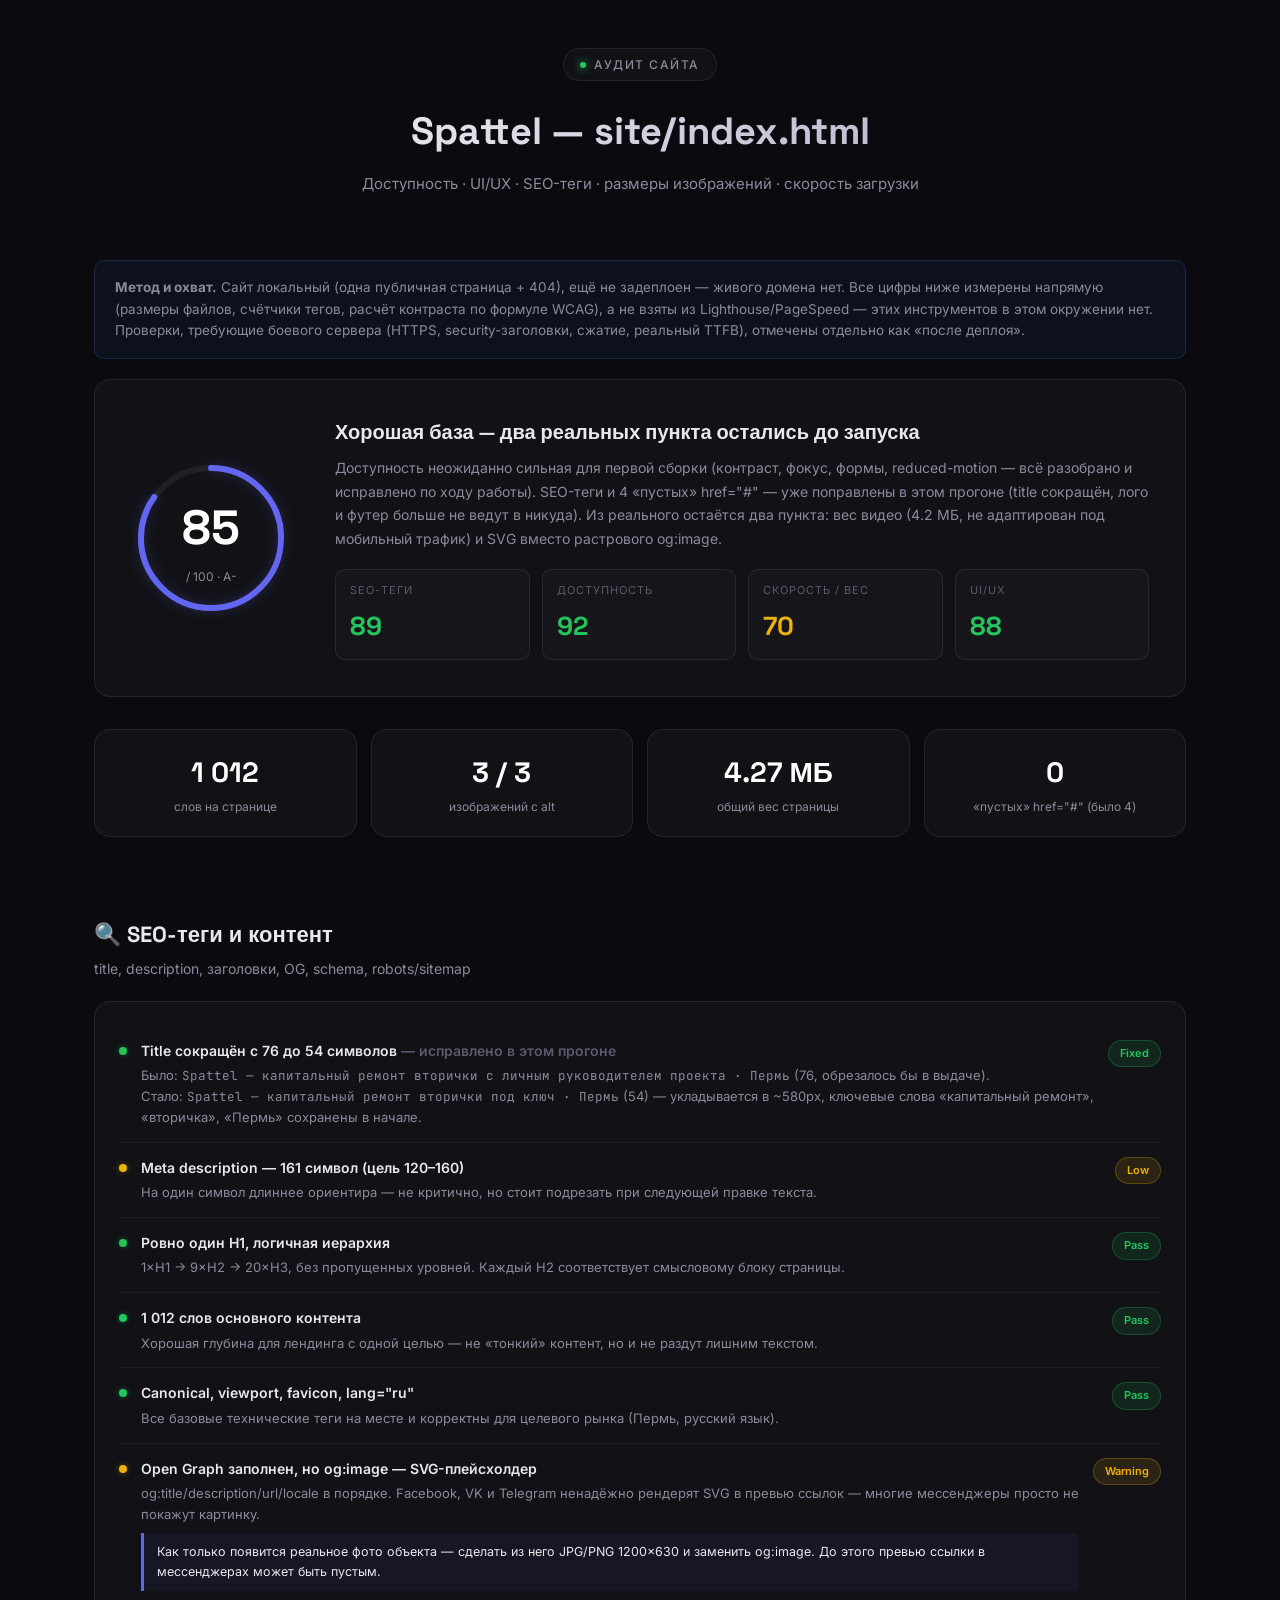
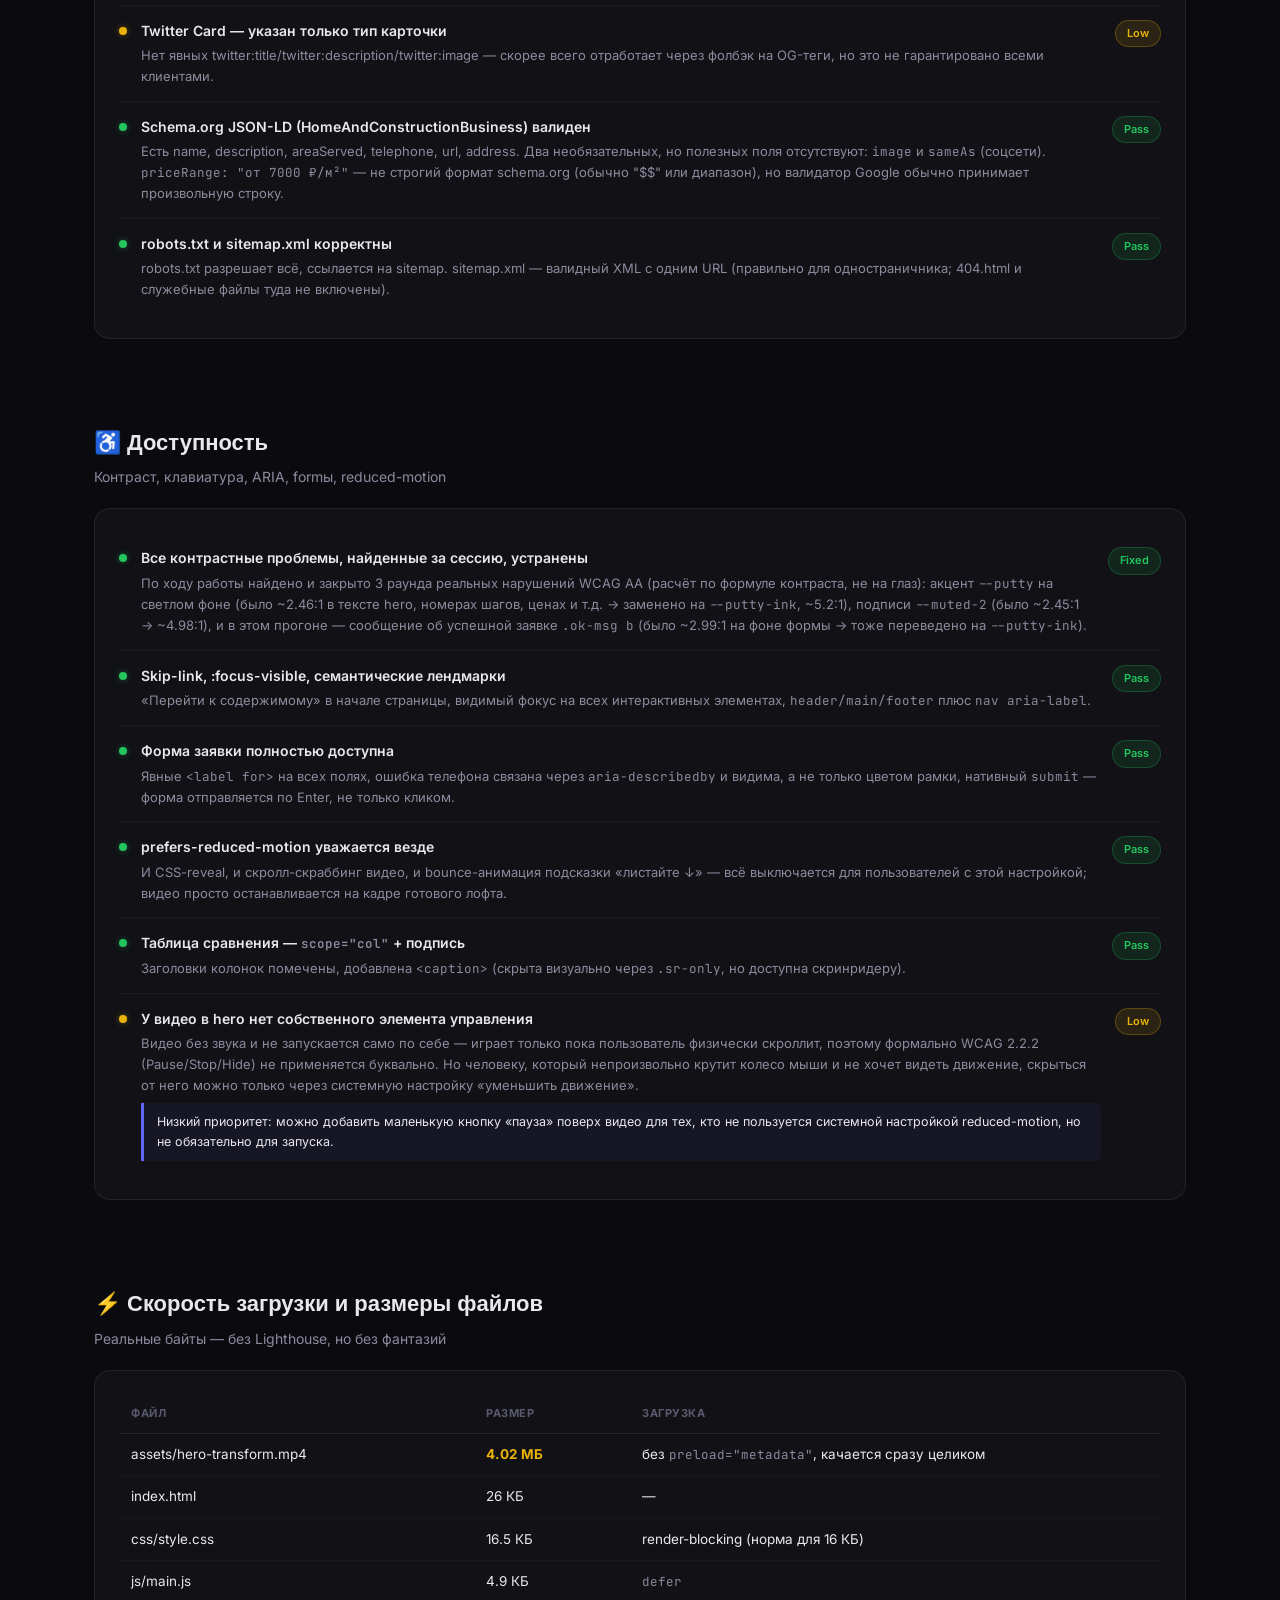
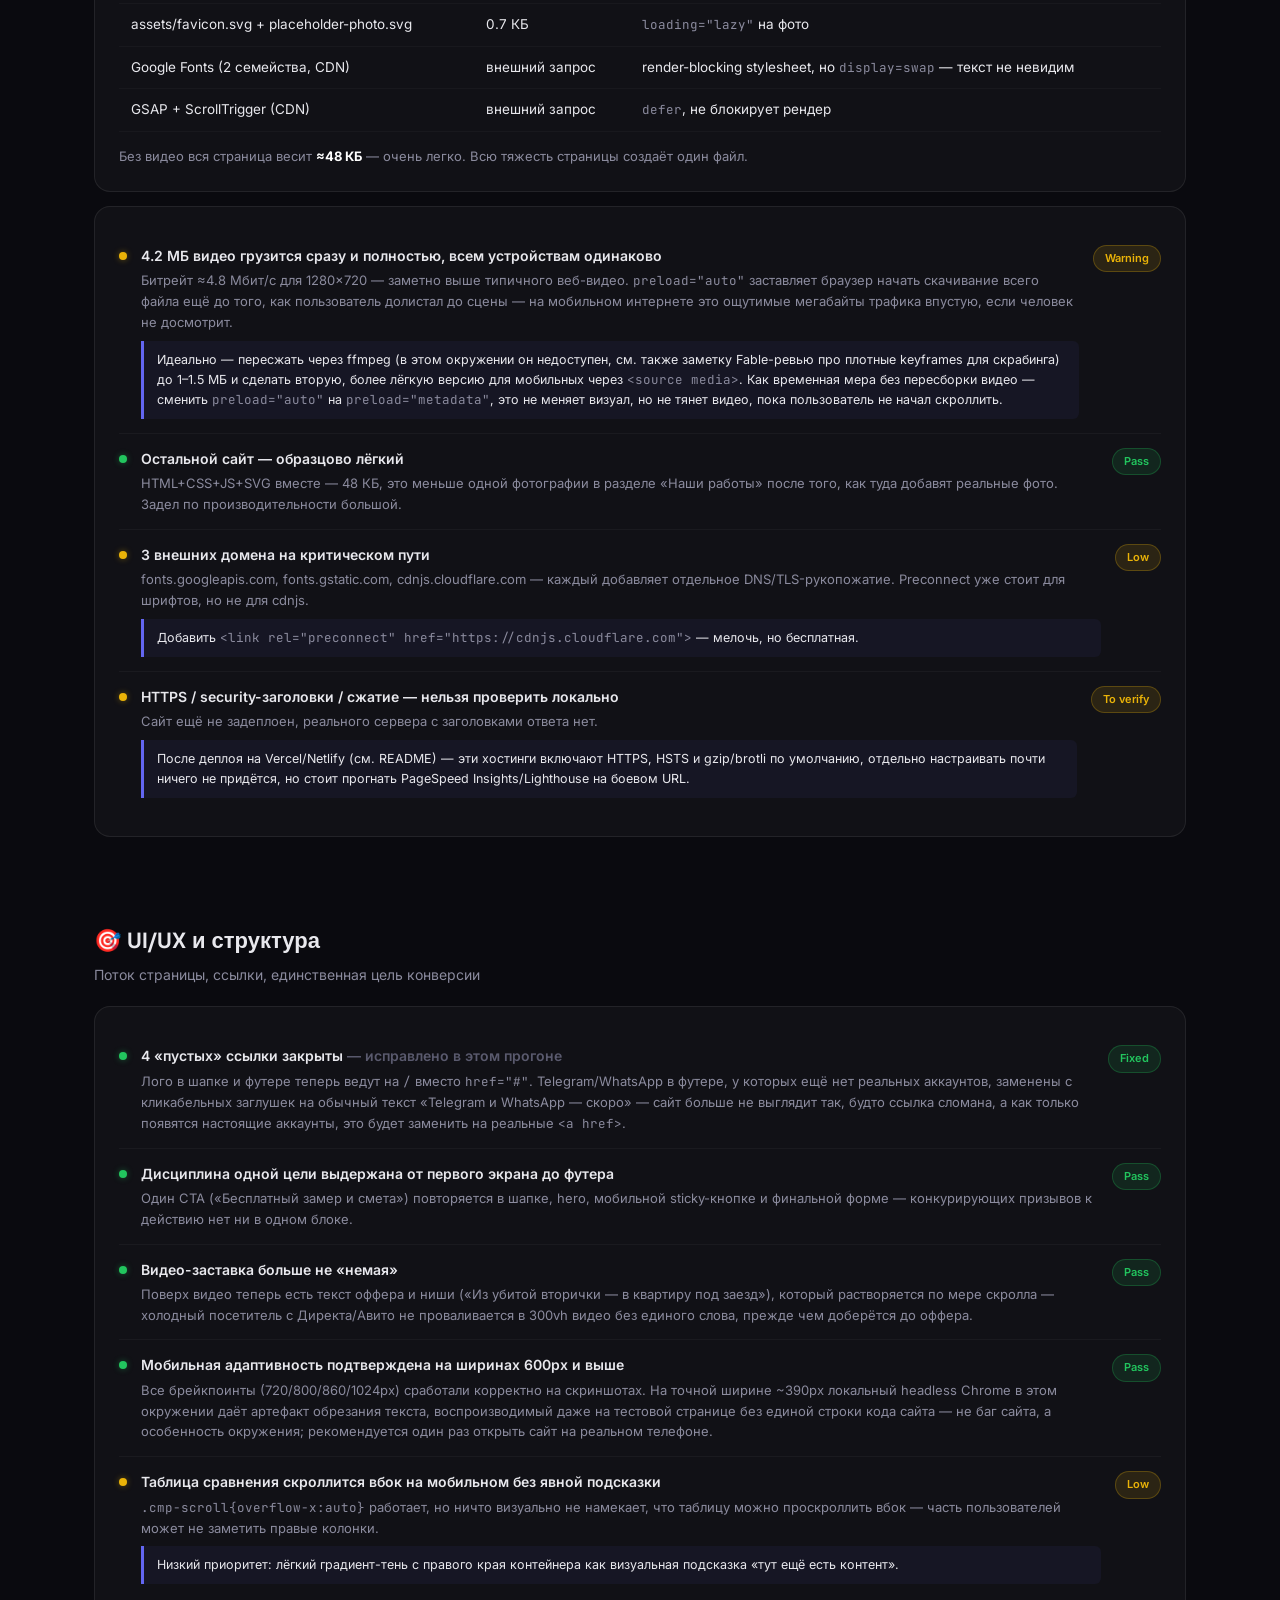
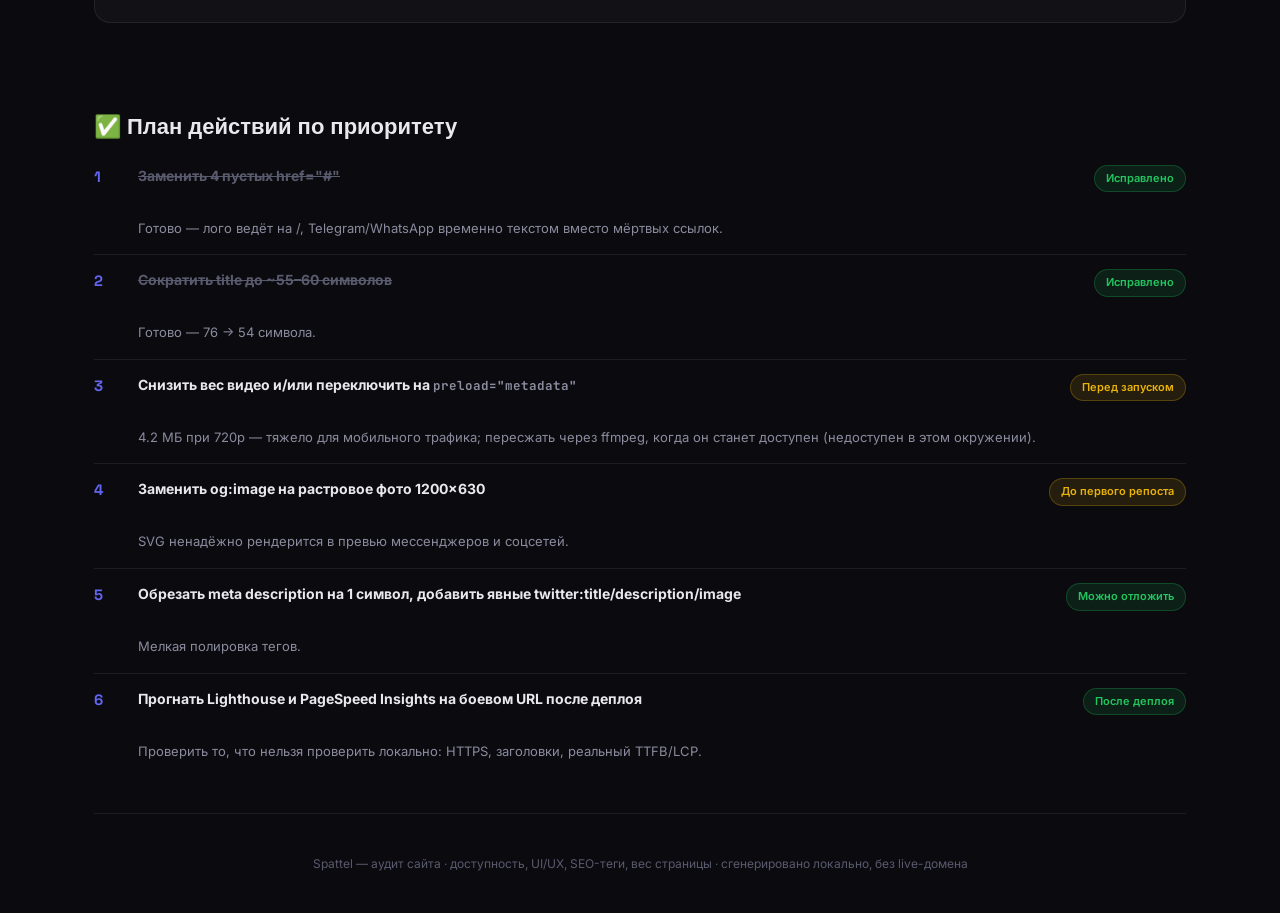
<file: seo-audit-report.html>
<!DOCTYPE html>
<html lang="ru">
<head>
<meta charset="UTF-8">
<meta name="viewport" content="width=device-width, initial-scale=1.0">
<title>Spattel — аудит сайта: SEO, доступность, UI/UX, скорость</title>
<style>
@import url('https://fonts.googleapis.com/css2?family=Space+Grotesk:wght@400;500;600;700&family=Inter:wght@400;500;600&family=JetBrains+Mono:wght@400;500&display=swap');
*{margin:0;padding:0;box-sizing:border-box}
:root{
  --bg:#0a0a0f; --bg-card:rgba(255,255,255,.03); --border:rgba(255,255,255,.08); --border-hover:rgba(255,255,255,.15);
  --text:#e8e8ed; --text-secondary:#8b8b9e; --text-muted:#5a5a6e;
  --accent:#6366f1; --accent-glow:rgba(99,102,241,.3);
  --green:#22c55e; --green-bg:rgba(34,197,94,.12); --green-border:rgba(34,197,94,.25);
  --yellow:#eab308; --yellow-bg:rgba(234,179,8,.12); --yellow-border:rgba(234,179,8,.25);
  --red:#ef4444; --red-bg:rgba(239,68,68,.12); --red-border:rgba(239,68,68,.25);
  --blue:#3b82f6; --orange:#f97316; --radius:16px; --radius-sm:10px; --radius-xs:6px;
}
body{font-family:'Inter',-apple-system,sans-serif;background:var(--bg);color:var(--text);line-height:1.6;min-height:100vh}
.container{max-width:1140px;margin:0 auto;padding:0 24px}
.header{padding:48px 0 0;text-align:center}
.header-badge{display:inline-flex;align-items:center;gap:8px;padding:6px 16px;background:var(--bg-card);border:1px solid var(--border);border-radius:100px;font-size:12px;font-weight:500;color:var(--text-secondary);text-transform:uppercase;letter-spacing:1.5px;margin-bottom:20px}
.header-badge .dot{width:6px;height:6px;border-radius:50%;background:var(--green);box-shadow:0 0 8px var(--green)}
.header h1{font-family:'Space Grotesk',sans-serif;font-size:38px;font-weight:700;margin-bottom:10px;background:linear-gradient(135deg,#fff 0%,#a5a5c0 100%);-webkit-background-clip:text;-webkit-text-fill-color:transparent}
.header .subtitle{font-size:15px;color:var(--text-secondary);margin-bottom:28px}
section.block{padding:36px 0}
.score-section{display:flex;align-items:center;gap:44px;margin-bottom:32px;padding:36px;background:var(--bg-card);border:1px solid var(--border);border-radius:var(--radius)}
.score-circle-wrap{position:relative;flex-shrink:0}
.score-circle{width:160px;height:160px;border-radius:50%;display:flex;align-items:center;justify-content:center;flex-direction:column;position:relative}
.score-circle svg{position:absolute;top:0;left:0;width:100%;height:100%;transform:rotate(-90deg)}
.score-circle svg circle{fill:none;stroke-width:6;stroke-linecap:round}
.score-circle svg .bg-ring{stroke:rgba(255,255,255,.06)}
.score-circle svg .progress-ring{stroke:var(--accent);stroke-dasharray:439;stroke-dashoffset:79;filter:drop-shadow(0 0 6px var(--accent-glow))}
.score-number{font-family:'Space Grotesk',sans-serif;font-size:48px;font-weight:700;color:#fff;position:relative;z-index:1}
.score-label{font-size:12px;color:var(--text-secondary);position:relative;z-index:1}
.score-details h2{font-family:'Space Grotesk',sans-serif;font-size:20px;font-weight:600;margin-bottom:8px}
.score-details p{color:var(--text-secondary);font-size:14px;line-height:1.7;margin-bottom:18px}
.sub-scores{display:grid;grid-template-columns:repeat(4,1fr);gap:12px}
.sub-score{padding:12px 14px;background:rgba(255,255,255,.02);border:1px solid var(--border);border-radius:var(--radius-sm)}
.sub-score-label{font-size:11px;text-transform:uppercase;letter-spacing:1px;color:var(--text-muted);margin-bottom:6px}
.sub-score-value{font-family:'Space Grotesk',sans-serif;font-size:26px;font-weight:700}
.stats-grid{display:grid;grid-template-columns:repeat(4,1fr);gap:14px;margin-bottom:8px}
.stat-card{padding:20px;background:var(--bg-card);border:1px solid var(--border);border-radius:var(--radius);text-align:center}
.stat-value{font-family:'Space Grotesk',sans-serif;font-size:28px;font-weight:700;color:#fff}
.stat-label{font-size:12px;color:var(--text-secondary);margin-top:2px}
.section-title{font-family:'Space Grotesk',sans-serif;font-size:22px;font-weight:700;margin-bottom:6px;display:flex;align-items:center;gap:10px}
.section-subtitle{color:var(--text-secondary);font-size:14px;margin-bottom:20px}
.card{background:var(--bg-card);border:1px solid var(--border);border-radius:var(--radius);padding:24px;margin-bottom:14px}
.finding{padding:14px 0;border-bottom:1px solid rgba(255,255,255,.04);display:grid;grid-template-columns:auto 1fr auto;gap:14px;align-items:start}
.finding:last-child{border-bottom:none}
.finding-status{width:8px;height:8px;border-radius:50%;margin-top:7px;flex-shrink:0}
.finding-status.pass{background:var(--green);box-shadow:0 0 6px rgba(34,197,94,.4)}
.finding-status.warning{background:var(--yellow);box-shadow:0 0 6px rgba(234,179,8,.4)}
.finding-status.fail{background:var(--red);box-shadow:0 0 6px rgba(239,68,68,.4)}
.finding-content h4{font-size:14px;font-weight:600;margin-bottom:3px}
.finding-content p{font-size:13px;color:var(--text-secondary);line-height:1.6}
.finding-rec{margin-top:8px;padding:9px 13px;background:rgba(99,102,241,.06);border-left:3px solid var(--accent);border-radius:0 var(--radius-xs) var(--radius-xs) 0;font-size:12.5px;color:var(--text)}
.badge{display:inline-flex;align-items:center;gap:5px;padding:4px 11px;border-radius:100px;font-size:11px;font-weight:600;white-space:nowrap}
.badge-pass{background:var(--green-bg);color:var(--green);border:1px solid var(--green-border)}
.badge-warning{background:var(--yellow-bg);color:var(--yellow);border:1px solid var(--yellow-border)}
.badge-fail{background:var(--red-bg);color:var(--red);border:1px solid var(--red-border)}
.mono{font-family:'JetBrains Mono',monospace;font-size:12.5px;color:var(--text-secondary)}
table.metrics{width:100%;border-collapse:collapse;font-size:13.5px}
table.metrics th{text-align:left;padding:10px 12px;font-size:11px;text-transform:uppercase;letter-spacing:.5px;color:var(--text-muted);border-bottom:1px solid var(--border)}
table.metrics td{padding:10px 12px;border-bottom:1px solid rgba(255,255,255,.03)}
.action-list{list-style:none;counter-reset:act}
.action-list li{counter-increment:act;display:grid;grid-template-columns:2rem 1fr auto;gap:12px;padding:14px 0;border-top:1px solid var(--border);align-items:start}
.action-list li:first-child{border-top:none}
.action-list li::before{content:counter(act);font-family:'Space Grotesk',sans-serif;color:var(--accent);font-weight:700;font-size:15px}
.action-list b{display:block;margin-bottom:2px;font-size:14px}
.action-list span.d{font-size:13px;color:var(--text-secondary)}
.note-card{padding:16px 20px;background:rgba(59,130,246,.06);border:1px solid rgba(59,130,246,.2);border-radius:var(--radius-sm);font-size:13.5px;color:var(--text-secondary);margin-bottom:20px}
footer{text-align:center;padding:40px 0;border-top:1px solid var(--border);color:var(--text-muted);font-size:12px}
@media(max-width:760px){.score-section{flex-direction:column;text-align:center}.sub-scores{grid-template-columns:repeat(2,1fr)}.stats-grid{grid-template-columns:repeat(2,1fr)}}
</style>
</head>
<body>

<div class="header">
  <div class="container">
    <div class="header-badge"><span class="dot"></span> Аудит сайта</div>
    <h1>Spattel — site/index.html</h1>
    <p class="subtitle">Доступность · UI/UX · SEO-теги · размеры изображений · скорость загрузки</p>
  </div>
</div>

<div class="container">

  <section class="block">
    <div class="note-card">
      <b>Метод и охват.</b> Сайт локальный (одна публичная страница + 404), ещё не задеплоен —
      живого домена нет. Все цифры ниже измерены напрямую (размеры файлов, счётчики тегов,
      расчёт контраста по формуле WCAG), а не взяты из Lighthouse/PageSpeed — этих инструментов
      в этом окружении нет. Проверки, требующие боевого сервера (HTTPS, security-заголовки,
      сжатие, реальный TTFB), отмечены отдельно как «после деплоя».
    </div>

    <div class="score-section">
      <div class="score-circle-wrap">
        <div class="score-circle">
          <svg viewBox="0 0 160 160"><circle class="bg-ring" cx="80" cy="80" r="70"/><circle class="progress-ring" cx="80" cy="80" r="70" style="stroke-dashoffset:66"/></svg>
          <span class="score-number">85</span>
          <span class="score-label">/ 100 · A-</span>
        </div>
      </div>
      <div class="score-details">
        <h2>Хорошая база — два реальных пункта остались до запуска</h2>
        <p>Доступность неожиданно сильная для первой сборки (контраст, фокус, формы, reduced-motion — всё
        разобрано и исправлено по ходу работы). SEO-теги и 4 «пустых» href="#" — уже поправлены в этом
        прогоне (title сокращён, лого и футер больше не ведут в никуда). Из реального остаётся два пункта:
        вес видео (4.2 МБ, не адаптирован под мобильный трафик) и SVG вместо растрового og:image.</p>
        <div class="sub-scores">
          <div class="sub-score"><div class="sub-score-label">SEO-теги</div><div class="sub-score-value" style="color:var(--green)">89</div></div>
          <div class="sub-score"><div class="sub-score-label">Доступность</div><div class="sub-score-value" style="color:var(--green)">92</div></div>
          <div class="sub-score"><div class="sub-score-label">Скорость / вес</div><div class="sub-score-value" style="color:var(--yellow)">70</div></div>
          <div class="sub-score"><div class="sub-score-label">UI/UX</div><div class="sub-score-value" style="color:var(--green)">88</div></div>
        </div>
      </div>
    </div>

    <div class="stats-grid">
      <div class="stat-card"><div class="stat-value">1 012</div><div class="stat-label">слов на странице</div></div>
      <div class="stat-card"><div class="stat-value">3 / 3</div><div class="stat-label">изображений с alt</div></div>
      <div class="stat-card"><div class="stat-value">4.27 МБ</div><div class="stat-label">общий вес страницы</div></div>
      <div class="stat-card"><div class="stat-value">0</div><div class="stat-label">«пустых» href="#" (было 4)</div></div>
    </div>
  </section>

  <!-- SEO TAGS -->
  <section class="block">
    <div class="section-title">🔍 SEO-теги и контент</div>
    <p class="section-subtitle">title, description, заголовки, OG, schema, robots/sitemap</p>

    <div class="card">
      <div class="finding">
        <div class="finding-status pass"></div>
        <div class="finding-content">
          <h4>Title сокращён с 76 до 54 символов <span style="color:var(--text-muted)">— исправлено в этом прогоне</span></h4>
          <p>Было: <span class="mono">Spattel — капитальный ремонт вторички с личным руководителем проекта · Пермь</span> (76, обрезалось бы в выдаче).<br>Стало: <span class="mono">Spattel — капитальный ремонт вторички под ключ · Пермь</span> (54) — укладывается в ~580px, ключевые слова «капитальный ремонт», «вторичка», «Пермь» сохранены в начале.</p>
        </div>
        <span class="badge badge-pass">Fixed</span>
      </div>
      <div class="finding">
        <div class="finding-status warning"></div>
        <div class="finding-content">
          <h4>Meta description — 161 символ (цель 120–160)</h4>
          <p>На один символ длиннее ориентира — не критично, но стоит подрезать при следующей правке текста.</p>
        </div>
        <span class="badge badge-warning">Low</span>
      </div>
      <div class="finding">
        <div class="finding-status pass"></div>
        <div class="finding-content"><h4>Ровно один H1, логичная иерархия</h4><p>1×H1 → 9×H2 → 20×H3, без пропущенных уровней. Каждый H2 соответствует смысловому блоку страницы.</p></div>
        <span class="badge badge-pass">Pass</span>
      </div>
      <div class="finding">
        <div class="finding-status pass"></div>
        <div class="finding-content"><h4>1 012 слов основного контента</h4><p>Хорошая глубина для лендинга с одной целью — не «тонкий» контент, но и не раздут лишним текстом.</p></div>
        <span class="badge badge-pass">Pass</span>
      </div>
      <div class="finding">
        <div class="finding-status pass"></div>
        <div class="finding-content"><h4>Canonical, viewport, favicon, lang="ru"</h4><p>Все базовые технические теги на месте и корректны для целевого рынка (Пермь, русский язык).</p></div>
        <span class="badge badge-pass">Pass</span>
      </div>
      <div class="finding">
        <div class="finding-status warning"></div>
        <div class="finding-content">
          <h4>Open Graph заполнен, но og:image — SVG-плейсхолдер</h4>
          <p>og:title/description/url/locale в порядке. Facebook, VK и Telegram ненадёжно рендерят SVG в превью ссылок — многие мессенджеры просто не покажут картинку.</p>
          <div class="finding-rec">Как только появится реальное фото объекта — сделать из него JPG/PNG 1200×630 и заменить og:image. До этого превью ссылки в мессенджерах может быть пустым.</div>
        </div>
        <span class="badge badge-warning">Warning</span>
      </div>
      <div class="finding">
        <div class="finding-status warning"></div>
        <div class="finding-content"><h4>Twitter Card — указан только тип карточки</h4><p>Нет явных twitter:title/twitter:description/twitter:image — скорее всего отработает через фолбэк на OG-теги, но это не гарантировано всеми клиентами.</p></div>
        <span class="badge badge-warning">Low</span>
      </div>
      <div class="finding">
        <div class="finding-status pass"></div>
        <div class="finding-content">
          <h4>Schema.org JSON-LD (HomeAndConstructionBusiness) валиден</h4>
          <p>Есть name, description, areaServed, telephone, url, address. Два необязательных, но полезных поля отсутствуют: <span class="mono">image</span> и <span class="mono">sameAs</span> (соцсети). <span class="mono">priceRange: "от 7000 ₽/м²"</span> — не строгий формат schema.org (обычно "$$" или диапазон), но валидатор Google обычно принимает произвольную строку.</p>
        </div>
        <span class="badge badge-pass">Pass</span>
      </div>
      <div class="finding">
        <div class="finding-status pass"></div>
        <div class="finding-content"><h4>robots.txt и sitemap.xml корректны</h4><p>robots.txt разрешает всё, ссылается на sitemap. sitemap.xml — валидный XML с одним URL (правильно для одностраничника; 404.html и служебные файлы туда не включены).</p></div>
        <span class="badge badge-pass">Pass</span>
      </div>
    </div>
  </section>

  <!-- ACCESSIBILITY -->
  <section class="block">
    <div class="section-title">♿ Доступность</div>
    <p class="section-subtitle">Контраст, клавиатура, ARIA, formы, reduced-motion</p>

    <div class="card">
      <div class="finding">
        <div class="finding-status pass"></div>
        <div class="finding-content">
          <h4>Все контрастные проблемы, найденные за сессию, устранены</h4>
          <p>По ходу работы найдено и закрыто 3 раунда реальных нарушений WCAG AA (расчёт по формуле контраста, не на глаз): акцент <span class="mono">--putty</span> на светлом фоне (было ~2.46:1 в тексте hero, номерах шагов, ценах и т.д. → заменено на <span class="mono">--putty-ink</span>, ~5.2:1), подписи <span class="mono">--muted-2</span> (было ~2.45:1 → ~4.98:1), и в этом прогоне — сообщение об успешной заявке <span class="mono">.ok-msg b</span> (было ~2.99:1 на фоне формы → тоже переведено на <span class="mono">--putty-ink</span>).</p>
        </div>
        <span class="badge badge-pass">Fixed</span>
      </div>
      <div class="finding">
        <div class="finding-status pass"></div>
        <div class="finding-content"><h4>Skip-link, :focus-visible, семантические лендмарки</h4><p>«Перейти к содержимому» в начале страницы, видимый фокус на всех интерактивных элементах, <span class="mono">header/main/footer</span> плюс <span class="mono">nav aria-label</span>.</p></div>
        <span class="badge badge-pass">Pass</span>
      </div>
      <div class="finding">
        <div class="finding-status pass"></div>
        <div class="finding-content"><h4>Форма заявки полностью доступна</h4><p>Явные <span class="mono">&lt;label for&gt;</span> на всех полях, ошибка телефона связана через <span class="mono">aria-describedby</span> и видима, а не только цветом рамки, нативный <span class="mono">submit</span> — форма отправляется по Enter, не только кликом.</p></div>
        <span class="badge badge-pass">Pass</span>
      </div>
      <div class="finding">
        <div class="finding-status pass"></div>
        <div class="finding-content"><h4>prefers-reduced-motion уважается везде</h4><p>И CSS-reveal, и скролл-скраббинг видео, и bounce-анимация подсказки «листайте ↓» — всё выключается для пользователей с этой настройкой; видео просто останавливается на кадре готового лофта.</p></div>
        <span class="badge badge-pass">Pass</span>
      </div>
      <div class="finding">
        <div class="finding-status pass"></div>
        <div class="finding-content"><h4>Таблица сравнения — <span class="mono">scope="col"</span> + подпись</h4><p>Заголовки колонок помечены, добавлена <span class="mono">&lt;caption&gt;</span> (скрыта визуально через <span class="mono">.sr-only</span>, но доступна скринридеру).</p></div>
        <span class="badge badge-pass">Pass</span>
      </div>
      <div class="finding">
        <div class="finding-status warning"></div>
        <div class="finding-content">
          <h4>У видео в hero нет собственного элемента управления</h4>
          <p>Видео без звука и не запускается само по себе — играет только пока пользователь физически скроллит, поэтому формально WCAG 2.2.2 (Pause/Stop/Hide) не применяется буквально. Но человеку, который непроизвольно крутит колесо мыши и не хочет видеть движение, скрыться от него можно только через системную настройку «уменьшить движение».</p>
          <div class="finding-rec">Низкий приоритет: можно добавить маленькую кнопку «пауза» поверх видео для тех, кто не пользуется системной настройкой reduced-motion, но не обязательно для запуска.</div>
        </div>
        <span class="badge badge-warning">Low</span>
      </div>
    </div>
  </section>

  <!-- PERFORMANCE / IMAGE SIZES -->
  <section class="block">
    <div class="section-title">⚡ Скорость загрузки и размеры файлов</div>
    <p class="section-subtitle">Реальные байты — без Lighthouse, но без фантазий</p>

    <div class="card">
      <table class="metrics">
        <thead><tr><th>Файл</th><th>Размер</th><th>Загрузка</th></tr></thead>
        <tbody>
          <tr><td>assets/hero-transform.mp4</td><td><b style="color:var(--yellow)">4.02 МБ</b></td><td>без <span class="mono">preload="metadata"</span>, качается сразу целиком</td></tr>
          <tr><td>index.html</td><td>26 КБ</td><td>—</td></tr>
          <tr><td>css/style.css</td><td>16.5 КБ</td><td>render-blocking (норма для 16 КБ)</td></tr>
          <tr><td>js/main.js</td><td>4.9 КБ</td><td><span class="mono">defer</span></td></tr>
          <tr><td>assets/favicon.svg + placeholder-photo.svg</td><td>0.7 КБ</td><td><span class="mono">loading="lazy"</span> на фото</td></tr>
          <tr><td>Google Fonts (2 семейства, CDN)</td><td>внешний запрос</td><td>render-blocking stylesheet, но <span class="mono">display=swap</span> — текст не невидим</td></tr>
          <tr><td>GSAP + ScrollTrigger (CDN)</td><td>внешний запрос</td><td><span class="mono">defer</span>, не блокирует рендер</td></tr>
        </tbody>
      </table>
      <p style="margin-top:14px;font-size:13px;color:var(--text-secondary)">Без видео вся страница весит <b style="color:#fff">≈48 КБ</b> — очень легко. Всю тяжесть страницы создаёт один файл.</p>
    </div>

    <div class="card">
      <div class="finding">
        <div class="finding-status warning"></div>
        <div class="finding-content">
          <h4>4.2 МБ видео грузится сразу и полностью, всем устройствам одинаково</h4>
          <p>Битрейт ≈4.8 Мбит/с для 1280×720 — заметно выше типичного веб-видео. <span class="mono">preload="auto"</span> заставляет браузер начать скачивание всего файла ещё до того, как пользователь долистал до сцены — на мобильном интернете это ощутимые мегабайты трафика впустую, если человек не досмотрит.</p>
          <div class="finding-rec">Идеально — пересжать через ffmpeg (в этом окружении он недоступен, см. также заметку Fable-ревью про плотные keyframes для скрабинга) до 1–1.5 МБ и сделать вторую, более лёгкую версию для мобильных через <span class="mono">&lt;source media&gt;</span>. Как временная мера без пересборки видео — сменить <span class="mono">preload="auto"</span> на <span class="mono">preload="metadata"</span>, это не меняет визуал, но не тянет видео, пока пользователь не начал скроллить.</div>
        </div>
        <span class="badge badge-warning">Warning</span>
      </div>
      <div class="finding">
        <div class="finding-status pass"></div>
        <div class="finding-content"><h4>Остальной сайт — образцово лёгкий</h4><p>HTML+CSS+JS+SVG вместе — 48 КБ, это меньше одной фотографии в разделе «Наши работы» после того, как туда добавят реальные фото. Задел по производительности большой.</p></div>
        <span class="badge badge-pass">Pass</span>
      </div>
      <div class="finding">
        <div class="finding-status warning"></div>
        <div class="finding-content"><h4>3 внешних домена на критическом пути</h4><p>fonts.googleapis.com, fonts.gstatic.com, cdnjs.cloudflare.com — каждый добавляет отдельное DNS/TLS-рукопожатие. Preconnect уже стоит для шрифтов, но не для cdnjs.</p><div class="finding-rec">Добавить <span class="mono">&lt;link rel="preconnect" href="https://cdnjs.cloudflare.com"&gt;</span> — мелочь, но бесплатная.</div></div>
        <span class="badge badge-warning">Low</span>
      </div>
      <div class="finding">
        <div class="finding-status warning"></div>
        <div class="finding-content"><h4>HTTPS / security-заголовки / сжатие — нельзя проверить локально</h4><p>Сайт ещё не задеплоен, реального сервера с заголовками ответа нет.</p><div class="finding-rec">После деплоя на Vercel/Netlify (см. README) — эти хостинги включают HTTPS, HSTS и gzip/brotli по умолчанию, отдельно настраивать почти ничего не придётся, но стоит прогнать PageSpeed Insights/Lighthouse на боевом URL.</div></div>
        <span class="badge badge-warning">To verify</span>
      </div>
    </div>
  </section>

  <!-- UI/UX -->
  <section class="block">
    <div class="section-title">🎯 UI/UX и структура</div>
    <p class="section-subtitle">Поток страницы, ссылки, единственная цель конверсии</p>

    <div class="card">
      <div class="finding">
        <div class="finding-status pass"></div>
        <div class="finding-content">
          <h4>4 «пустых» ссылки закрыты <span style="color:var(--text-muted)">— исправлено в этом прогоне</span></h4>
          <p>Лого в шапке и футере теперь ведут на <span class="mono">/</span> вместо <span class="mono">href="#"</span>. Telegram/WhatsApp в футере, у которых ещё нет реальных аккаунтов, заменены с кликабельных заглушек на обычный текст «Telegram и WhatsApp — скоро» — сайт больше не выглядит так, будто ссылка сломана, а как только появятся настоящие аккаунты, это будет заменить на реальные <span class="mono">&lt;a href&gt;</span>.</p>
        </div>
        <span class="badge badge-pass">Fixed</span>
      </div>
      <div class="finding">
        <div class="finding-status pass"></div>
        <div class="finding-content"><h4>Дисциплина одной цели выдержана от первого экрана до футера</h4><p>Один CTA («Бесплатный замер и смета») повторяется в шапке, hero, мобильной sticky-кнопке и финальной форме — конкурирующих призывов к действию нет ни в одном блоке.</p></div>
        <span class="badge badge-pass">Pass</span>
      </div>
      <div class="finding">
        <div class="finding-status pass"></div>
        <div class="finding-content"><h4>Видео-заставка больше не «немая»</h4><p>Поверх видео теперь есть текст оффера и ниши («Из убитой вторички — в квартиру под заезд»), который растворяется по мере скролла — холодный посетитель с Директа/Авито не проваливается в 300vh видео без единого слова, прежде чем доберётся до оффера.</p></div>
        <span class="badge badge-pass">Pass</span>
      </div>
      <div class="finding">
        <div class="finding-status pass"></div>
        <div class="finding-content"><h4>Мобильная адаптивность подтверждена на ширинах 600px и выше</h4><p>Все брейкпоинты (720/800/860/1024px) сработали корректно на скриншотах. На точной ширине ~390px локальный headless Chrome в этом окружении даёт артефакт обрезания текста, воспроизводимый даже на тестовой странице без единой строки кода сайта — не баг сайта, а особенность окружения; рекомендуется один раз открыть сайт на реальном телефоне.</p></div>
        <span class="badge badge-pass">Pass</span>
      </div>
      <div class="finding">
        <div class="finding-status warning"></div>
        <div class="finding-content"><h4>Таблица сравнения скроллится вбок на мобильном без явной подсказки</h4><p><span class="mono">.cmp-scroll{overflow-x:auto}</span> работает, но ничто визуально не намекает, что таблицу можно проскроллить вбок — часть пользователей может не заметить правые колонки.</p><div class="finding-rec">Низкий приоритет: лёгкий градиент-тень с правого края контейнера как визуальная подсказка «тут ещё есть контент».</div></div>
        <span class="badge badge-warning">Low</span>
      </div>
    </div>
  </section>

  <!-- ACTION PLAN -->
  <section class="block">
    <div class="section-title">✅ План действий по приоритету</div>
    <ol class="action-list">
      <li><div><b style="text-decoration:line-through;color:var(--text-muted)">Заменить 4 пустых href="#"</b><br><span class="d">Готово — лого ведёт на /, Telegram/WhatsApp временно текстом вместо мёртвых ссылок.</span></div><span class="badge badge-pass">Исправлено</span></li>
      <li><div><b style="text-decoration:line-through;color:var(--text-muted)">Сократить title до ~55–60 символов</b><br><span class="d">Готово — 76 → 54 символа.</span></div><span class="badge badge-pass">Исправлено</span></li>
      <li><div><b>Снизить вес видео и/или переключить на <span class="mono">preload="metadata"</span></b><br><span class="d">4.2 МБ при 720p — тяжело для мобильного трафика; пересжать через ffmpeg, когда он станет доступен (недоступен в этом окружении).</span></div><span class="badge badge-warning">Перед запуском</span></li>
      <li><div><b>Заменить og:image на растровое фото 1200×630</b><br><span class="d">SVG ненадёжно рендерится в превью мессенджеров и соцсетей.</span></div><span class="badge badge-warning">До первого репоста</span></li>
      <li><div><b>Обрезать meta description на 1 символ, добавить явные twitter:title/description/image</b><br><span class="d">Мелкая полировка тегов.</span></div><span class="badge badge-pass">Можно отложить</span></li>
      <li><div><b>Прогнать Lighthouse и PageSpeed Insights на боевом URL после деплоя</b><br><span class="d">Проверить то, что нельзя проверить локально: HTTPS, заголовки, реальный TTFB/LCP.</span></div><span class="badge badge-pass">После деплоя</span></li>
    </ol>
  </section>

  <footer>Spattel — аудит сайта · доступность, UI/UX, SEO-теги, вес страницы · сгенерировано локально, без live-домена</footer>
</div>
</body>
</html>
</file>
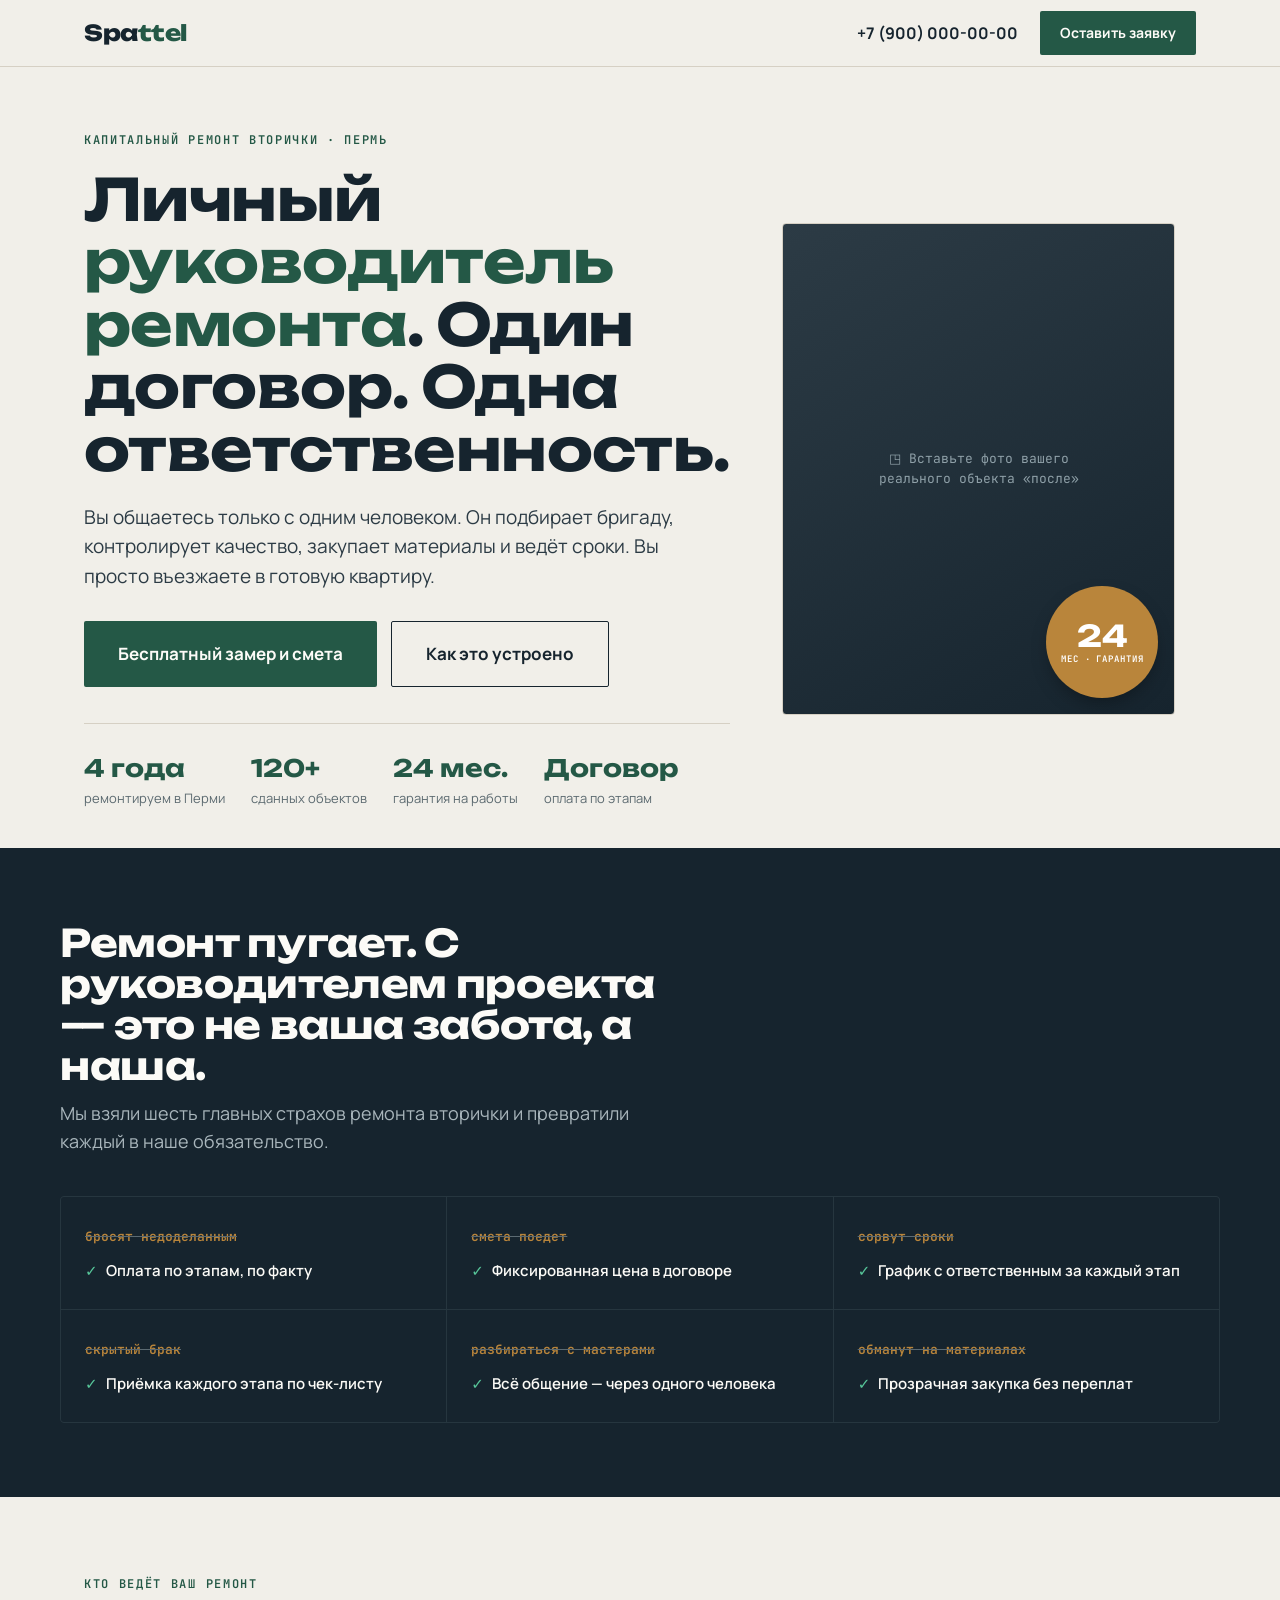
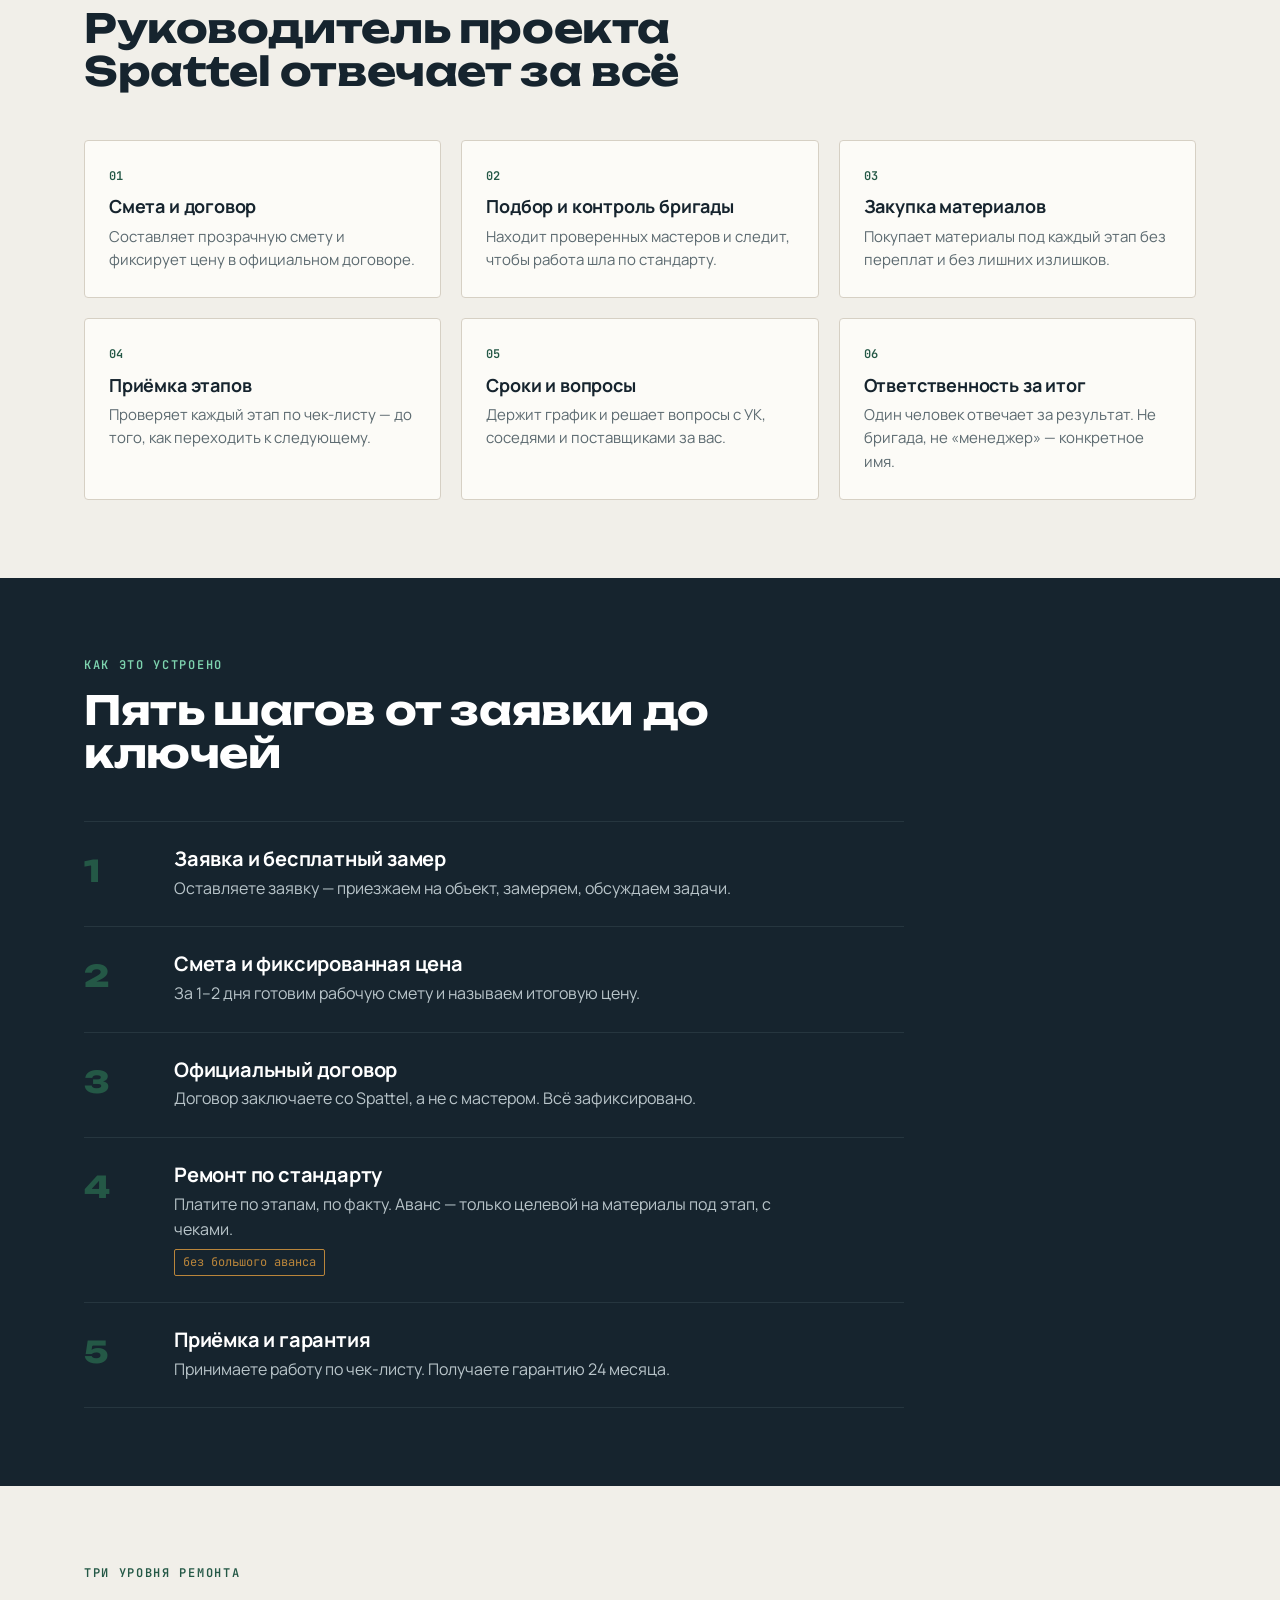
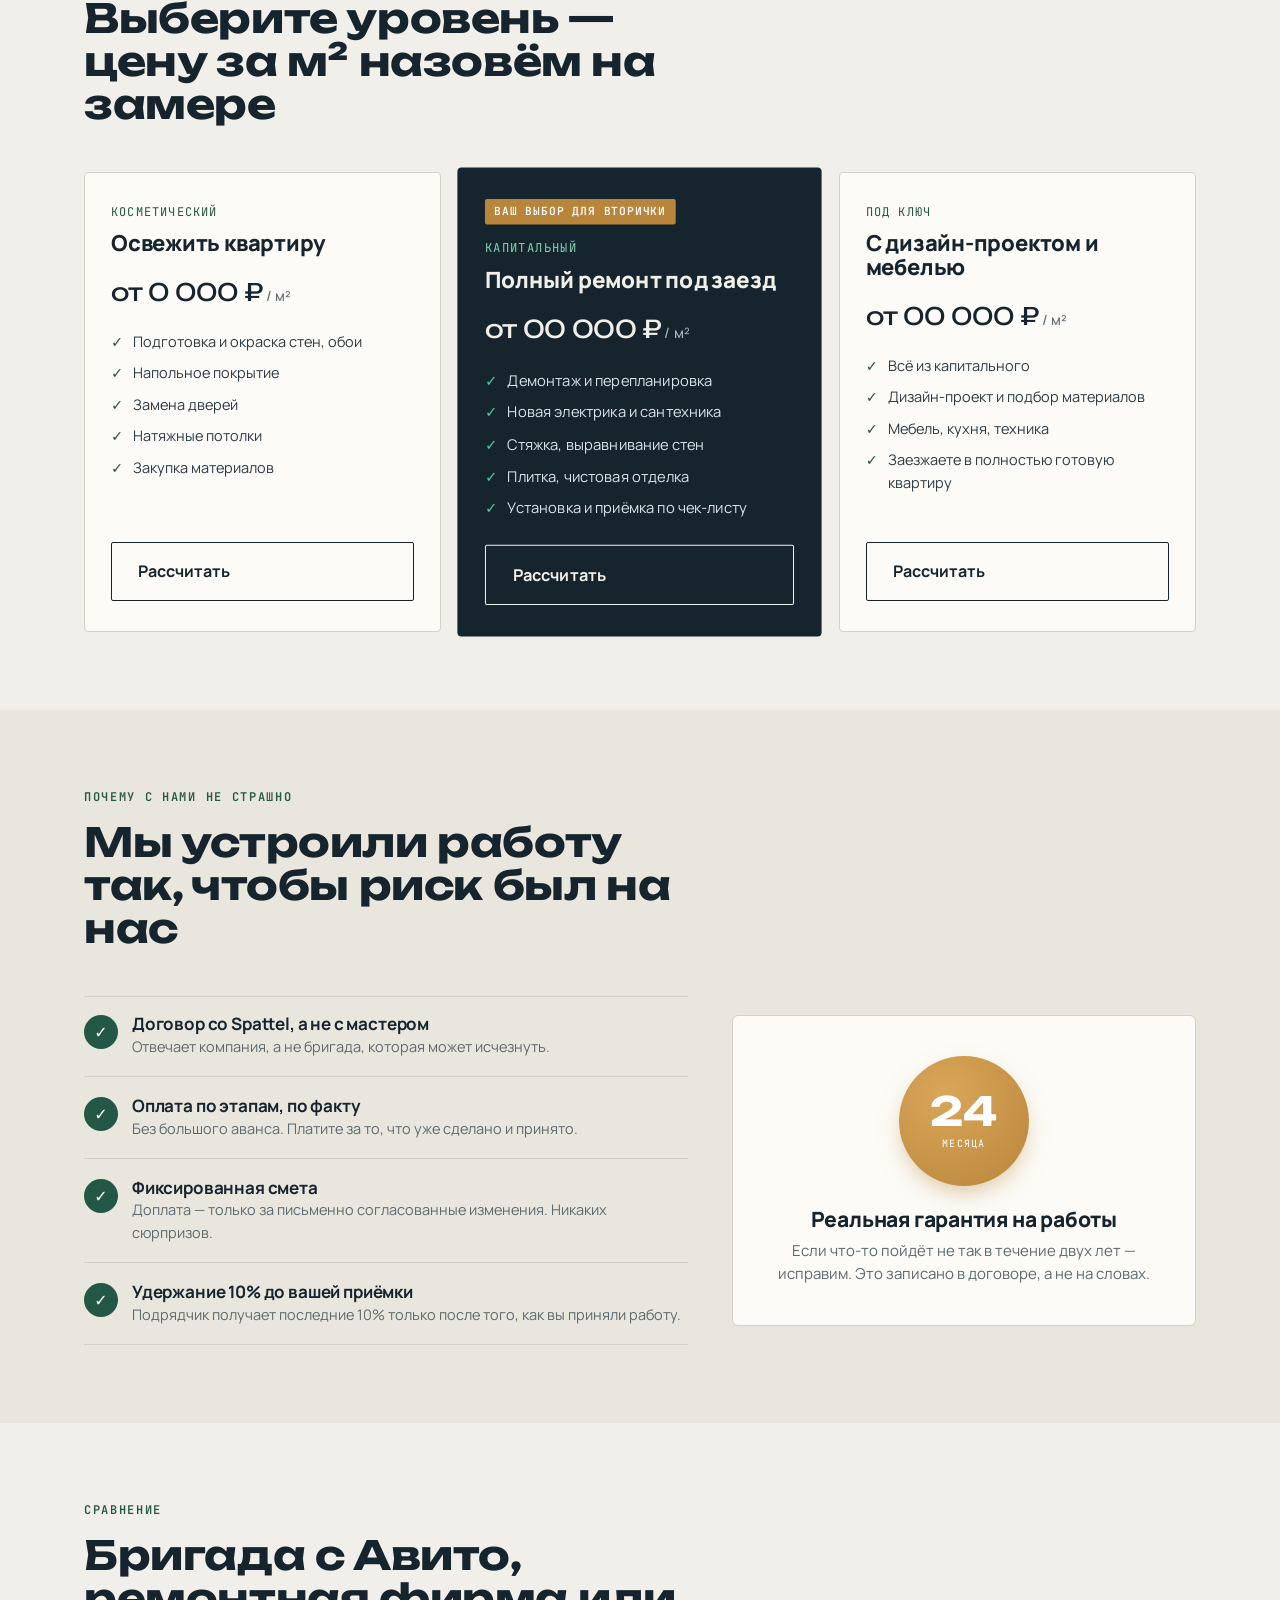
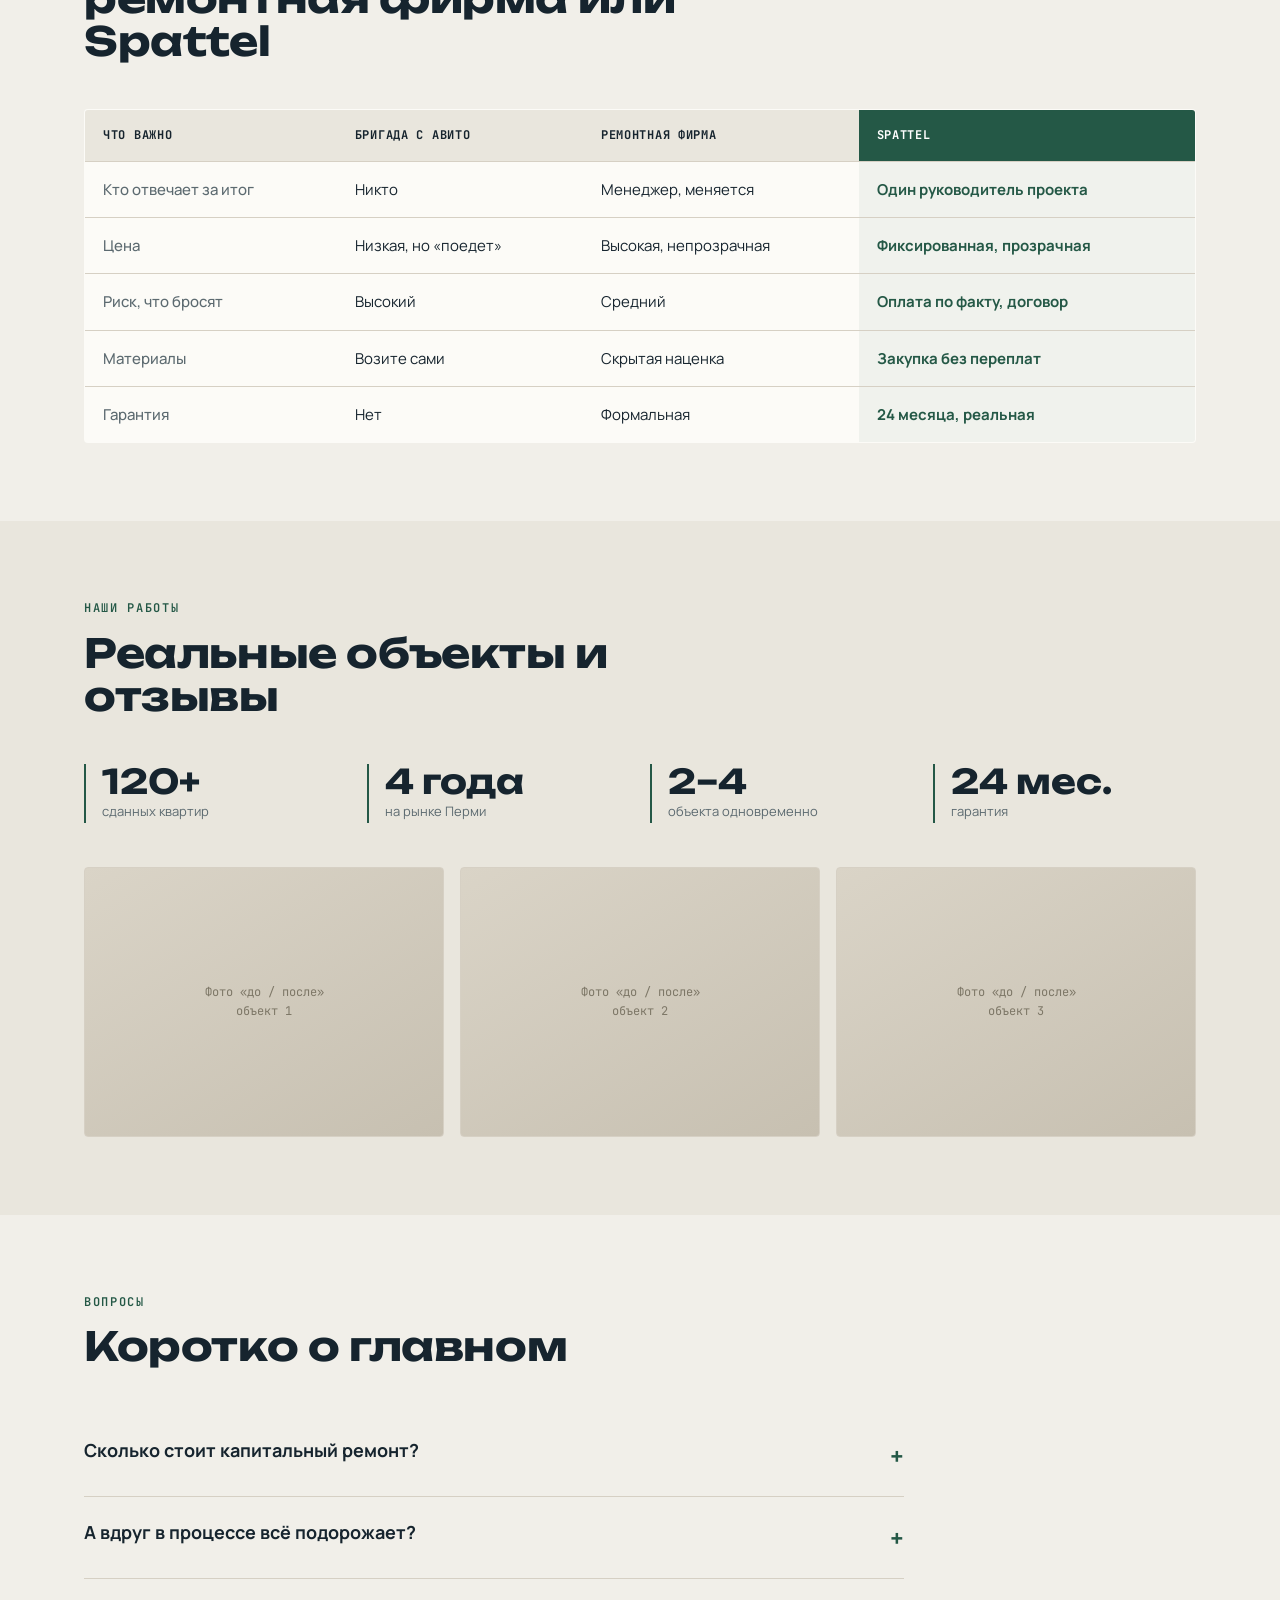
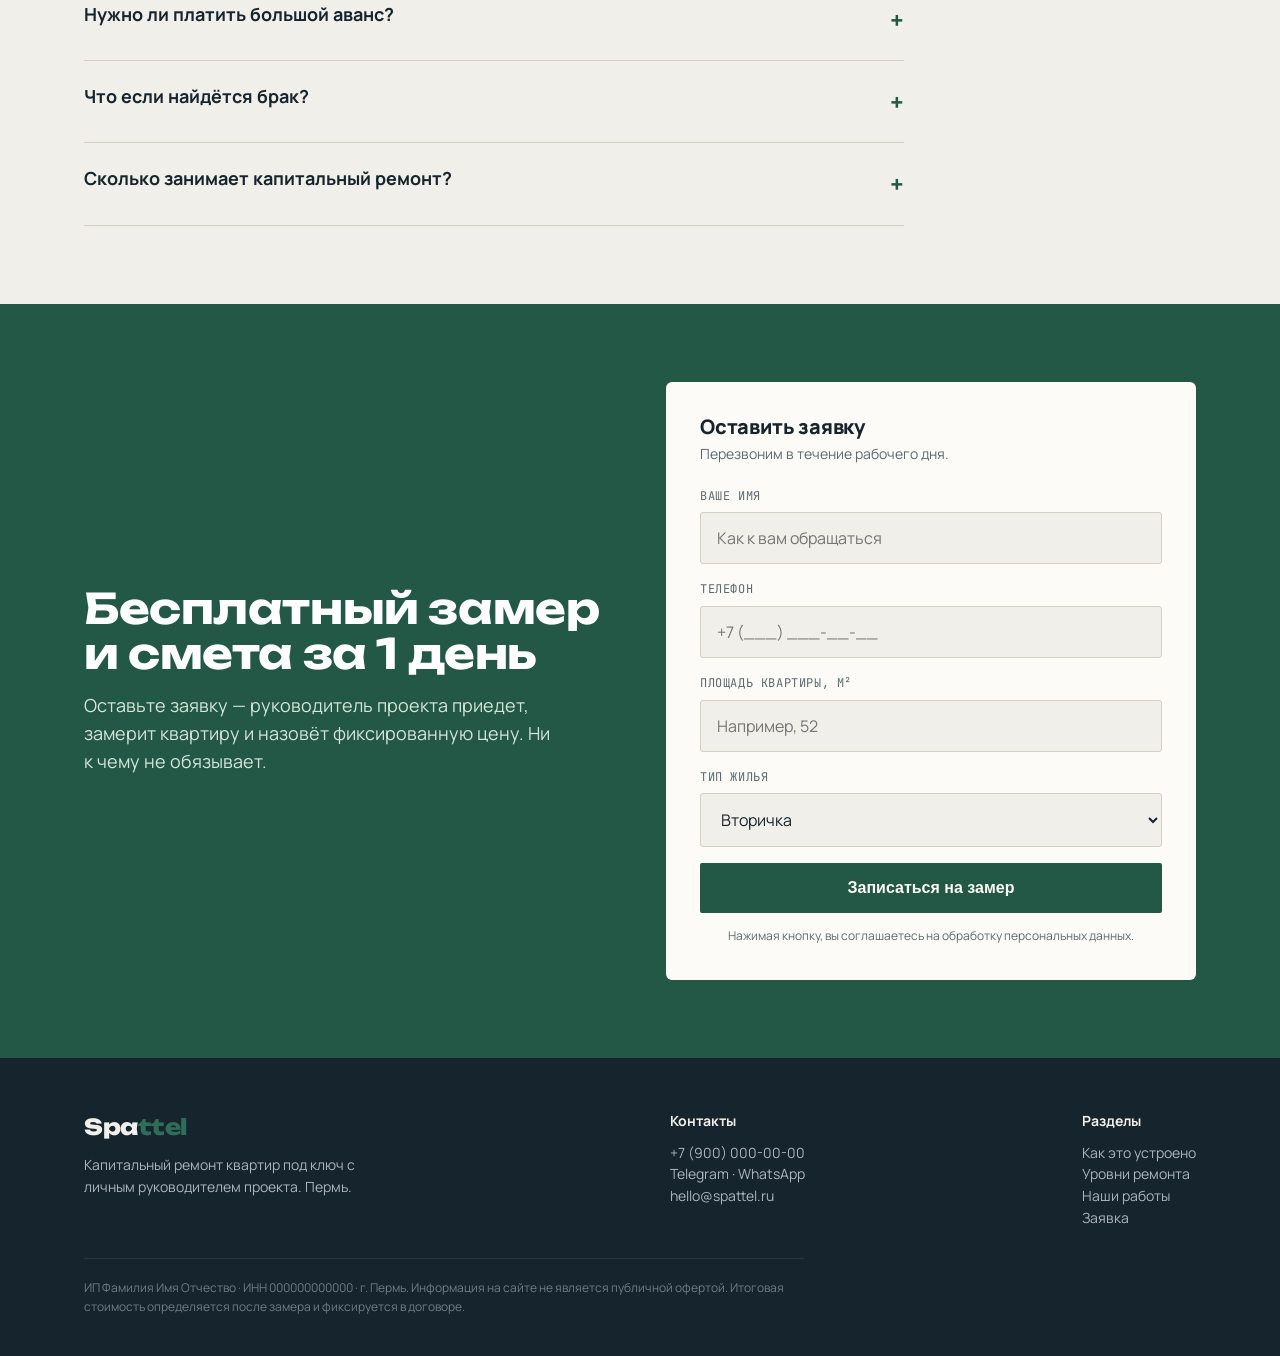
<file: Materials/Spattel_лендинг.html>
<!DOCTYPE html>
<html lang="ru">
<head>
<meta charset="UTF-8">
<meta name="viewport" content="width=device-width, initial-scale=1.0">
<title>Spattel — капитальный ремонт вторички с личным руководителем проекта · Пермь</title>
<link rel="preconnect" href="https://fonts.googleapis.com">
<link rel="preconnect" href="https://fonts.gstatic.com" crossorigin>
<link href="https://fonts.googleapis.com/css2?family=Unbounded:wght@500;700;800&family=Manrope:wght@400;500;600;700&family=JetBrains+Mono:wght@500;600&display=swap" rel="stylesheet">
<style>
:root{
  --paper:#F1EFE9; --paper-2:#E9E6DD; --ink:#16242E; --ink-soft:#2C3B45;
  --green:#245846; --green-2:#2E6E58; --brass:#B9853B; --line:#D6D0C4;
  --muted:#5C6a70; --white:#FCFBF7;
}
*{margin:0;padding:0;box-sizing:border-box}
html{scroll-behavior:smooth}
body{background:var(--paper);color:var(--ink);font-family:'Manrope',system-ui,sans-serif;line-height:1.55;-webkit-font-smoothing:antialiased}
h1,h2,h3{font-family:'Unbounded',sans-serif;line-height:1.08;letter-spacing:-.01em;font-weight:700}
.wrap{max-width:1160px;margin:0 auto;padding:0 24px}
.eyebrow{font-family:'JetBrains Mono',monospace;font-size:12px;font-weight:600;letter-spacing:.14em;text-transform:uppercase;color:var(--green)}
.btn{display:inline-flex;align-items:center;gap:10px;font-weight:700;font-size:16px;padding:16px 26px;border-radius:2px;border:none;cursor:pointer;text-decoration:none;transition:transform .15s ease,box-shadow .15s ease}
.btn-primary{background:var(--green);color:var(--white)}
.btn-primary:hover{transform:translateY(-2px);box-shadow:0 10px 24px -8px rgba(36,88,70,.5)}
.btn-ghost{background:transparent;color:var(--ink);border:1.5px solid var(--ink)}
.btn-ghost:hover{background:var(--ink);color:var(--paper)}
.btn-lg{padding:19px 34px;font-size:17px}

/* header */
header{position:sticky;top:0;z-index:50;background:rgba(241,239,233,.86);backdrop-filter:blur(10px);border-bottom:1px solid var(--line)}
.hd{display:flex;align-items:center;justify-content:space-between;height:66px}
.logo{font-family:'Unbounded';font-weight:800;font-size:22px;letter-spacing:-.02em}
.logo span{color:var(--green)}
.hd-r{display:flex;align-items:center;gap:22px}
.hd-phone{font-weight:700;font-size:16px;color:var(--ink);text-decoration:none;white-space:nowrap}
.hd .btn{padding:11px 20px;font-size:14px}
@media(max-width:720px){.hd-phone{display:none}}

/* hero */
.hero{padding:64px 0 40px}
.hero-grid{display:grid;grid-template-columns:1.05fr .95fr;gap:52px;align-items:center}
.hero h1{font-size:clamp(34px,5vw,58px);margin:18px 0 22px}
.hero h1 em{font-style:normal;color:var(--green)}
.hero p.lead{font-size:19px;color:var(--ink-soft);max-width:33em;margin-bottom:30px}
.hero-cta{display:flex;gap:14px;flex-wrap:wrap}
.hero-photo{position:relative;aspect-ratio:4/5;border-radius:4px;background:linear-gradient(150deg,#2C3B45,#16242E);overflow:hidden;border:1px solid var(--line)}
.hero-photo .ph-label{position:absolute;inset:0;display:flex;flex-direction:column;align-items:center;justify-content:center;color:#8fa0a8;font-family:'JetBrains Mono';font-size:13px;gap:8px;text-align:center;padding:20px}
.hero-photo .seal{position:absolute;right:16px;bottom:16px;width:112px;height:112px;border-radius:50%;background:var(--brass);color:#fff;display:flex;flex-direction:column;align-items:center;justify-content:center;text-align:center;font-family:'Unbounded';font-weight:700;line-height:1.05;box-shadow:0 8px 20px -6px rgba(0,0,0,.4)}
.hero-photo .seal b{font-size:30px}
.hero-photo .seal small{font-family:'JetBrains Mono';font-size:9px;letter-spacing:.1em;margin-top:3px;font-weight:600}
.trust{display:flex;flex-wrap:wrap;gap:26px;margin-top:36px;padding-top:26px;border-top:1px solid var(--line)}
.trust div{display:flex;flex-direction:column}
.trust b{font-family:'Unbounded';font-size:24px;color:var(--green)}
.trust span{font-size:13px;color:var(--muted)}
@media(max-width:860px){.hero-grid{grid-template-columns:1fr;gap:34px}.hero-photo{aspect-ratio:16/12;order:-1}}

/* dark fear band */
.band-ink{background:var(--ink);color:var(--paper)}
.fear{padding:74px 0}
.fear h2{font-size:clamp(26px,3.4vw,38px);color:var(--white);max-width:16em;margin-bottom:14px}
.fear .sub{color:#A9B6BC;font-size:18px;max-width:34em;margin-bottom:40px}
.fear-list{display:grid;grid-template-columns:repeat(3,1fr);gap:1px;background:#26363F;border:1px solid #26363F;border-radius:4px;overflow:hidden}
.fear-item{background:var(--ink);padding:26px 24px}
.fear-item .x{font-family:'JetBrains Mono';color:var(--brass);font-size:13px;font-weight:600;text-decoration:line-through;text-decoration-color:#5b6a72}
.fear-item p{margin-top:10px;color:#DCE3E6;font-size:15px}
.fear-item .ok{margin-top:12px;display:flex;gap:8px;align-items:flex-start;color:var(--white);font-weight:600;font-size:15px}
.fear-item .ok::before{content:"✓";color:#57C79A;font-weight:800}
@media(max-width:800px){.fear-list{grid-template-columns:1fr}}

/* generic section */
section{padding:78px 0}
.sec-head{max-width:40em;margin-bottom:46px}
.sec-head h2{font-size:clamp(26px,3.4vw,40px);margin:14px 0 0}

/* role duties */
.duties{display:grid;grid-template-columns:repeat(3,1fr);gap:20px}
.duty{background:var(--white);border:1px solid var(--line);border-radius:4px;padding:26px 24px}
.duty .n{font-family:'JetBrains Mono';font-size:12px;color:var(--green);font-weight:600}
.duty h3{font-family:'Manrope';font-weight:700;font-size:18px;margin:12px 0 8px}
.duty p{color:var(--muted);font-size:15px}
@media(max-width:800px){.duties{grid-template-columns:1fr}}

/* steps spine */
.steps{max-width:820px}
.step{display:grid;grid-template-columns:64px 1fr;gap:26px;padding:26px 0;border-top:1px solid var(--line)}
.step:last-child{border-bottom:1px solid var(--line)}
.step .sn{font-family:'Unbounded';font-weight:800;font-size:30px;color:var(--green)}
.step h3{font-family:'Manrope';font-weight:700;font-size:20px;margin-bottom:6px}
.step p{color:var(--ink-soft);font-size:16px;max-width:40em}
.step .tag{display:inline-block;margin-top:8px;font-family:'JetBrains Mono';font-size:12px;color:var(--brass);border:1px solid var(--brass);border-radius:2px;padding:3px 8px}

/* products */
.prods{display:grid;grid-template-columns:repeat(3,1fr);gap:20px}
.prod{border:1px solid var(--line);border-radius:4px;padding:30px 26px;background:var(--white);display:flex;flex-direction:column}
.prod.feat{background:var(--ink);color:var(--paper);border-color:var(--ink);transform:scale(1.02)}
.prod .pk{font-family:'JetBrains Mono';font-size:12px;letter-spacing:.1em;text-transform:uppercase;color:var(--green)}
.prod.feat .pk{color:#7DD3AE}
.prod h3{font-family:'Manrope';font-weight:800;font-size:22px;margin:10px 0 4px}
.prod .price{font-family:'Unbounded';font-size:24px;margin:14px 0 4px}
.prod .price small{font-family:'Manrope';font-size:14px;color:var(--muted);font-weight:500}
.prod.feat .price small{color:#A9B6BC}
.prod ul{list-style:none;margin:16px 0 24px;display:flex;flex-direction:column;gap:9px}
.prod li{font-size:14.5px;padding-left:22px;position:relative;color:var(--ink-soft)}
.prod.feat li{color:#DCE3E6}
.prod li::before{content:"✓";position:absolute;left:0;color:var(--green);font-weight:800}
.prod.feat li::before{color:#57C79A}
.prod .btn{margin-top:auto}
.prod.feat .btn-ghost{border-color:var(--paper);color:var(--paper)}
.prod.feat .btn-ghost:hover{background:var(--paper);color:var(--ink)}
.badge-feat{align-self:flex-start;background:var(--brass);color:#fff;font-family:'JetBrains Mono';font-size:11px;font-weight:600;padding:4px 9px;border-radius:2px;letter-spacing:.06em;margin-bottom:14px}
@media(max-width:860px){.prods{grid-template-columns:1fr}.prod.feat{transform:none}}

/* risk reversal */
.risk-grid{display:grid;grid-template-columns:1.3fr 1fr;gap:44px;align-items:center}
.risk-list{display:flex;flex-direction:column;gap:2px}
.risk-list .r{display:grid;grid-template-columns:34px 1fr;gap:14px;padding:18px 0;border-bottom:1px solid var(--line)}
.risk-list .r:first-child{border-top:1px solid var(--line)}
.risk-list .ic{width:34px;height:34px;border-radius:50%;background:var(--green);color:#fff;display:flex;align-items:center;justify-content:center;font-weight:800}
.risk-list h3{font-family:'Manrope';font-size:17px;font-weight:700;margin-bottom:2px}
.risk-list p{font-size:14.5px;color:var(--muted)}
.guarantee{background:var(--white);border:1px solid var(--line);border-radius:6px;padding:40px 34px;text-align:center}
.guarantee .g-seal{width:130px;height:130px;border-radius:50%;background:radial-gradient(circle at 35% 30%,#D9A75A,var(--brass));margin:0 auto 22px;display:flex;flex-direction:column;align-items:center;justify-content:center;color:#fff;font-family:'Unbounded';box-shadow:0 10px 26px -8px rgba(185,133,59,.6)}
.guarantee .g-seal b{font-size:40px;line-height:1}
.guarantee .g-seal small{font-family:'JetBrains Mono';font-size:10px;letter-spacing:.12em;margin-top:5px}
.guarantee h3{font-family:'Manrope';font-weight:800;font-size:21px;margin-bottom:8px}
.guarantee p{color:var(--muted);font-size:15px}
@media(max-width:800px){.risk-grid{grid-template-columns:1fr;gap:30px}}

/* compare */
.cmp{width:100%;border-collapse:collapse;background:var(--white);border:1px solid var(--line);border-radius:4px;overflow:hidden;font-size:15px}
.cmp th,.cmp td{padding:16px 18px;text-align:left;border-bottom:1px solid var(--line)}
.cmp thead th{font-family:'JetBrains Mono';font-size:12px;letter-spacing:.06em;text-transform:uppercase;background:var(--paper-2)}
.cmp thead th.us{background:var(--green);color:#fff}
.cmp td.us{font-weight:700;color:var(--green);background:rgba(36,88,70,.05)}
.cmp td:first-child{color:var(--muted);font-weight:500}
.cmp tr:last-child td{border-bottom:none}
.cmp-scroll{overflow-x:auto}
@media(max-width:720px){.cmp{min-width:600px}}

/* proof */
.stats{display:grid;grid-template-columns:repeat(4,1fr);gap:20px;margin-bottom:44px}
.stat{border-left:2px solid var(--green);padding-left:16px}
.stat b{font-family:'Unbounded';font-size:34px;display:block;line-height:1}
.stat span{font-size:13px;color:var(--muted)}
.gallery{display:grid;grid-template-columns:repeat(3,1fr);gap:16px}
.ba{aspect-ratio:4/3;border-radius:4px;background:linear-gradient(150deg,#DAD4C7,#C7C0B1);border:1px solid var(--line);display:flex;align-items:center;justify-content:center;font-family:'JetBrains Mono';font-size:12px;color:#7d7767;text-align:center;padding:16px}
@media(max-width:800px){.stats{grid-template-columns:repeat(2,1fr)}.gallery{grid-template-columns:1fr}}

/* faq */
.faq{max-width:820px}
.q{border-bottom:1px solid var(--line)}
.q summary{cursor:pointer;list-style:none;padding:22px 0;font-family:'Manrope';font-weight:700;font-size:18px;display:flex;justify-content:space-between;gap:20px}
.q summary::-webkit-details-marker{display:none}
.q summary::after{content:"+";color:var(--green);font-weight:800;font-size:24px;transition:transform .2s}
.q[open] summary::after{transform:rotate(45deg)}
.q p{padding:0 0 22px;color:var(--ink-soft);font-size:16px;max-width:46em}

/* final cta + form */
.final{background:var(--green);color:#fff}
.final-grid{display:grid;grid-template-columns:1fr 1fr;gap:52px;align-items:center}
.final h2{font-size:clamp(28px,3.6vw,42px);color:#fff;margin-bottom:16px}
.final p{color:#D3E4DC;font-size:18px;max-width:26em}
.form{background:var(--white);border-radius:6px;padding:34px;color:var(--ink)}
.form h3{font-family:'Manrope';font-weight:800;font-size:20px;margin-bottom:6px}
.form .fsub{color:var(--muted);font-size:14px;margin-bottom:22px}
.field{margin-bottom:16px}
.field label{display:block;font-family:'JetBrains Mono';font-size:12px;letter-spacing:.05em;text-transform:uppercase;color:var(--muted);margin-bottom:7px}
.field input,.field select{width:100%;padding:14px 16px;border:1.5px solid var(--line);border-radius:3px;font-family:'Manrope';font-size:16px;background:var(--paper);color:var(--ink)}
.field input:focus,.field select:focus{outline:none;border-color:var(--green)}
.form .btn{width:100%;justify-content:center}
.form .note{font-size:12px;color:var(--muted);margin-top:14px;text-align:center}
.ok-msg{display:none;text-align:center;padding:20px 0}
.ok-msg b{font-family:'Unbounded';font-size:20px;color:var(--green);display:block;margin-bottom:6px}
@media(max-width:820px){.final-grid{grid-template-columns:1fr;gap:30px}}

/* footer */
footer{background:var(--ink);color:#A9B6BC;padding:52px 0 40px;font-size:14px}
.ft{display:flex;justify-content:space-between;flex-wrap:wrap;gap:28px}
.ft .logo{color:var(--paper)}
.ft a{color:#A9B6BC;text-decoration:none}
.ft a:hover{color:#fff}
.ft-col b{color:var(--paper);display:block;margin-bottom:10px;font-weight:700}
.ft-req{margin-top:30px;padding-top:20px;border-top:1px solid #26363F;font-size:12px;color:#6f7d84;max-width:60em}

.reveal{opacity:0;transform:translateY(18px);transition:opacity .6s ease,transform .6s ease}
.reveal.in{opacity:1;transform:none}
@media(prefers-reduced-motion:reduce){.reveal{opacity:1;transform:none;transition:none}html{scroll-behavior:auto}}
</style>
</head>
<body>

<header>
  <div class="wrap hd">
    <div class="logo">Spa<span>ttel</span></div>
    <div class="hd-r">
      <a href="tel:+79000000000" class="hd-phone">+7 (900) 000-00-00</a>
      <a href="#zayavka" class="btn btn-primary">Оставить заявку</a>
    </div>
  </div>
</header>

<!-- HERO -->
<section class="hero">
  <div class="wrap hero-grid">
    <div>
      <div class="eyebrow">Капитальный ремонт вторички · Пермь</div>
      <h1>Личный <em>руководитель ремонта</em>. Один договор. Одна ответственность.</h1>
      <p class="lead">Вы общаетесь только с одним человеком. Он подбирает бригаду, контролирует качество, закупает материалы и ведёт сроки. Вы просто въезжаете в готовую квартиру.</p>
      <div class="hero-cta">
        <a href="#zayavka" class="btn btn-primary btn-lg">Бесплатный замер и смета</a>
        <a href="#kak" class="btn btn-ghost btn-lg">Как это устроено</a>
      </div>
      <div class="trust">
        <div><b>4 года</b><span>ремонтируем в Перми</span></div>
        <div><b>120+</b><span>сданных объектов</span></div>
        <div><b>24 мес.</b><span>гарантия на работы</span></div>
        <div><b>Договор</b><span>оплата по этапам</span></div>
      </div>
    </div>
    <div class="hero-photo">
      <div class="ph-label">◳ Вставьте фото вашего<br>реального объекта «после»</div>
      <div class="seal"><b>24</b><small>МЕС · ГАРАНТИЯ</small></div>
    </div>
  </div>
</section>

<!-- FEAR -> RELIEF -->
<div class="band-ink">
  <div class="wrap fear reveal">
    <h2>Ремонт пугает. С руководителем проекта — это не ваша забота, а наша.</h2>
    <p class="sub">Мы взяли шесть главных страхов ремонта вторички и превратили каждый в наше обязательство.</p>
    <div class="fear-list">
      <div class="fear-item"><span class="x">бросят недоделанным</span><div class="ok">Оплата по этапам, по факту</div></div>
      <div class="fear-item"><span class="x">смета поедет</span><div class="ok">Фиксированная цена в договоре</div></div>
      <div class="fear-item"><span class="x">сорвут сроки</span><div class="ok">График с ответственным за каждый этап</div></div>
      <div class="fear-item"><span class="x">скрытый брак</span><div class="ok">Приёмка каждого этапа по чек-листу</div></div>
      <div class="fear-item"><span class="x">разбираться с мастерами</span><div class="ok">Всё общение — через одного человека</div></div>
      <div class="fear-item"><span class="x">обманут на материалах</span><div class="ok">Прозрачная закупка без переплат</div></div>
    </div>
  </div>
</div>

<!-- ROLE -->
<section id="rukovoditel">
  <div class="wrap">
    <div class="sec-head reveal">
      <div class="eyebrow">Кто ведёт ваш ремонт</div>
      <h2>Руководитель проекта Spattel отвечает за всё</h2>
    </div>
    <div class="duties reveal">
      <div class="duty"><div class="n">01</div><h3>Смета и договор</h3><p>Составляет прозрачную смету и фиксирует цену в официальном договоре.</p></div>
      <div class="duty"><div class="n">02</div><h3>Подбор и контроль бригады</h3><p>Находит проверенных мастеров и следит, чтобы работа шла по стандарту.</p></div>
      <div class="duty"><div class="n">03</div><h3>Закупка материалов</h3><p>Покупает материалы под каждый этап без переплат и без лишних излишков.</p></div>
      <div class="duty"><div class="n">04</div><h3>Приёмка этапов</h3><p>Проверяет каждый этап по чек-листу — до того, как переходить к следующему.</p></div>
      <div class="duty"><div class="n">05</div><h3>Сроки и вопросы</h3><p>Держит график и решает вопросы с УК, соседями и поставщиками за вас.</p></div>
      <div class="duty"><div class="n">06</div><h3>Ответственность за итог</h3><p>Один человек отвечает за результат. Не бригада, не «менеджер» — конкретное имя.</p></div>
    </div>
  </div>
</section>

<!-- STEPS -->
<div class="band-ink">
<section id="kak">
  <div class="wrap">
    <div class="sec-head reveal">
      <div class="eyebrow" style="color:#7DD3AE">Как это устроено</div>
      <h2 style="color:#fff">Пять шагов от заявки до ключей</h2>
    </div>
    <div class="steps reveal">
      <div class="step" style="border-color:#26363F"><div class="sn">1</div><div><h3 style="color:#fff">Заявка и бесплатный замер</h3><p style="color:#B9C5CA">Оставляете заявку — приезжаем на объект, замеряем, обсуждаем задачи.</p></div></div>
      <div class="step" style="border-color:#26363F"><div class="sn">2</div><div><h3 style="color:#fff">Смета и фиксированная цена</h3><p style="color:#B9C5CA">За 1–2 дня готовим рабочую смету и называем итоговую цену.</p></div></div>
      <div class="step" style="border-color:#26363F"><div class="sn">3</div><div><h3 style="color:#fff">Официальный договор</h3><p style="color:#B9C5CA">Договор заключаете со Spattel, а не с мастером. Всё зафиксировано.</p></div></div>
      <div class="step" style="border-color:#26363F"><div class="sn">4</div><div><h3 style="color:#fff">Ремонт по стандарту</h3><p style="color:#B9C5CA">Платите по этапам, по факту. Аванс — только целевой на материалы под этап, с чеками.</p><span class="tag">без большого аванса</span></div></div>
      <div class="step" style="border-color:#26363F"><div class="sn">5</div><div><h3 style="color:#fff">Приёмка и гарантия</h3><p style="color:#B9C5CA">Принимаете работу по чек-листу. Получаете гарантию 24 месяца.</p></div></div>
    </div>
  </div>
</section>
</div>

<!-- PRODUCTS -->
<section id="produkty">
  <div class="wrap">
    <div class="sec-head reveal">
      <div class="eyebrow">Три уровня ремонта</div>
      <h2>Выберите уровень — цену за м² назовём на замере</h2>
    </div>
    <div class="prods reveal">
      <div class="prod">
        <div class="pk">Косметический</div>
        <h3>Освежить квартиру</h3>
        <div class="price">от 0 000 ₽<small> / м²</small></div>
        <ul><li>Подготовка и окраска стен, обои</li><li>Напольное покрытие</li><li>Замена дверей</li><li>Натяжные потолки</li><li>Закупка материалов</li></ul>
        <a href="#zayavka" class="btn btn-ghost">Рассчитать</a>
      </div>
      <div class="prod feat">
        <span class="badge-feat">ВАШ ВЫБОР ДЛЯ ВТОРИЧКИ</span>
        <div class="pk">Капитальный</div>
        <h3>Полный ремонт под заезд</h3>
        <div class="price">от 00 000 ₽<small> / м²</small></div>
        <ul><li>Демонтаж и перепланировка</li><li>Новая электрика и сантехника</li><li>Стяжка, выравнивание стен</li><li>Плитка, чистовая отделка</li><li>Установка и приёмка по чек-листу</li></ul>
        <a href="#zayavka" class="btn btn-ghost">Рассчитать</a>
      </div>
      <div class="prod">
        <div class="pk">Под ключ</div>
        <h3>С дизайн-проектом и мебелью</h3>
        <div class="price">от 00 000 ₽<small> / м²</small></div>
        <ul><li>Всё из капитального</li><li>Дизайн-проект и подбор материалов</li><li>Мебель, кухня, техника</li><li>Заезжаете в полностью готовую квартиру</li></ul>
        <a href="#zayavka" class="btn btn-ghost">Рассчитать</a>
      </div>
    </div>
  </div>
</section>

<!-- RISK REVERSAL -->
<section id="ne-strashno" style="background:var(--paper-2)">
  <div class="wrap">
    <div class="sec-head reveal">
      <div class="eyebrow">Почему с нами не страшно</div>
      <h2>Мы устроили работу так, чтобы риск был на нас</h2>
    </div>
    <div class="risk-grid reveal">
      <div class="risk-list">
        <div class="r"><div class="ic">✓</div><div><h3>Договор со Spattel, а не с мастером</h3><p>Отвечает компания, а не бригада, которая может исчезнуть.</p></div></div>
        <div class="r"><div class="ic">✓</div><div><h3>Оплата по этапам, по факту</h3><p>Без большого аванса. Платите за то, что уже сделано и принято.</p></div></div>
        <div class="r"><div class="ic">✓</div><div><h3>Фиксированная смета</h3><p>Доплата — только за письменно согласованные изменения. Никаких сюрпризов.</p></div></div>
        <div class="r"><div class="ic">✓</div><div><h3>Удержание 10% до вашей приёмки</h3><p>Подрядчик получает последние 10% только после того, как вы приняли работу.</p></div></div>
      </div>
      <div class="guarantee">
        <div class="g-seal"><b>24</b><small>МЕСЯЦА</small></div>
        <h3>Реальная гарантия на работы</h3>
        <p>Если что-то пойдёт не так в течение двух лет — исправим. Это записано в договоре, а не на словах.</p>
      </div>
    </div>
  </div>
</section>

<!-- COMPARE -->
<section>
  <div class="wrap">
    <div class="sec-head reveal">
      <div class="eyebrow">Сравнение</div>
      <h2>Бригада с Авито, ремонтная фирма или Spattel</h2>
    </div>
    <div class="cmp-scroll reveal">
      <table class="cmp">
        <thead><tr><th>Что важно</th><th>Бригада с Авито</th><th>Ремонтная фирма</th><th class="us">Spattel</th></tr></thead>
        <tbody>
          <tr><td>Кто отвечает за итог</td><td>Никто</td><td>Менеджер, меняется</td><td class="us">Один руководитель проекта</td></tr>
          <tr><td>Цена</td><td>Низкая, но «поедет»</td><td>Высокая, непрозрачная</td><td class="us">Фиксированная, прозрачная</td></tr>
          <tr><td>Риск, что бросят</td><td>Высокий</td><td>Средний</td><td class="us">Оплата по факту, договор</td></tr>
          <tr><td>Материалы</td><td>Возите сами</td><td>Скрытая наценка</td><td class="us">Закупка без переплат</td></tr>
          <tr><td>Гарантия</td><td>Нет</td><td>Формальная</td><td class="us">24 месяца, реальная</td></tr>
        </tbody>
      </table>
    </div>
  </div>
</section>

<!-- PROOF -->
<section id="raboty" style="background:var(--paper-2)">
  <div class="wrap">
    <div class="sec-head reveal">
      <div class="eyebrow">Наши работы</div>
      <h2>Реальные объекты и отзывы</h2>
    </div>
    <div class="stats reveal">
      <div class="stat"><b>120+</b><span>сданных квартир</span></div>
      <div class="stat"><b>4 года</b><span>на рынке Перми</span></div>
      <div class="stat"><b>2–4</b><span>объекта одновременно</span></div>
      <div class="stat"><b>24 мес.</b><span>гарантия</span></div>
    </div>
    <div class="gallery reveal">
      <div class="ba">Фото «до / после»<br>объект 1</div>
      <div class="ba">Фото «до / после»<br>объект 2</div>
      <div class="ba">Фото «до / после»<br>объект 3</div>
    </div>
  </div>
</section>

<!-- FAQ -->
<section>
  <div class="wrap">
    <div class="sec-head reveal">
      <div class="eyebrow">Вопросы</div>
      <h2>Коротко о главном</h2>
    </div>
    <div class="faq reveal">
      <details class="q"><summary>Сколько стоит капитальный ремонт?</summary><p>Цена фиксируется в смете после бесплатного замера и зависит от площади и объёма работ. Ориентир по цене за м² называем сразу на замере, а итог — в договоре. Дальше он не меняется, кроме согласованных с вами изменений.</p></details>
      <details class="q"><summary>А вдруг в процессе всё подорожает?</summary><p>Нет. Цена в договоре фиксированная. Доплата возможна только за работы, которые вы сами дополнительно попросили и письменно согласовали.</p></details>
      <details class="q"><summary>Нужно ли платить большой аванс?</summary><p>Нет. Вы платите по этапам, по факту принятых работ. Аванс берём только целевой — на закупку материалов под конкретный этап, и подтверждаем чеками.</p></details>
      <details class="q"><summary>Что если найдётся брак?</summary><p>Каждый этап принимается по чек-листу — брак ловится сразу, а не через год. На работы действует гарантия 24 месяца, прописанная в договоре.</p></details>
      <details class="q"><summary>Сколько занимает капитальный ремонт?</summary><p>Обычно 1,5–3 месяца в зависимости от площади и объёма. Точный график вы получаете вместе со сметой.</p></details>
    </div>
  </div>
</section>

<!-- FINAL CTA + FORM -->
<div class="final">
<section id="zayavka">
  <div class="wrap final-grid">
    <div class="reveal">
      <h2>Бесплатный замер и смета за 1 день</h2>
      <p>Оставьте заявку — руководитель проекта приедет, замерит квартиру и назовёт фиксированную цену. Ни к чему не обязывает.</p>
    </div>
    <div class="form reveal">
      <div id="formBody">
        <h3>Оставить заявку</h3>
        <div class="fsub">Перезвоним в течение рабочего дня.</div>
        <div class="field"><label>Ваше имя</label><input id="f-name" type="text" placeholder="Как к вам обращаться"></div>
        <div class="field"><label>Телефон</label><input id="f-phone" type="tel" placeholder="+7 (___) ___-__-__"></div>
        <div class="field"><label>Площадь квартиры, м²</label><input id="f-area" type="number" placeholder="Например, 52"></div>
        <div class="field"><label>Тип жилья</label><select id="f-type"><option>Вторичка</option><option>Новостройка без отделки</option><option>Под сдачу / продажу</option></select></div>
        <button class="btn btn-primary" onclick="submitLead()">Записаться на замер</button>
        <div class="note">Нажимая кнопку, вы соглашаетесь на обработку персональных данных.</div>
      </div>
      <div class="ok-msg" id="okMsg"><b>Заявка принята ✓</b>Мы перезвоним вам в ближайшее рабочее время.</div>
    </div>
  </div>
</section>
</div>

<footer>
  <div class="wrap">
    <div class="ft">
      <div>
        <div class="logo">Spa<span style="color:var(--green-2)">ttel</span></div>
        <p style="margin-top:10px;max-width:22em">Капитальный ремонт квартир под ключ с личным руководителем проекта. Пермь.</p>
      </div>
      <div class="ft-col"><b>Контакты</b><a href="tel:+79000000000">+7 (900) 000-00-00</a><br><a href="#">Telegram</a> · <a href="#">WhatsApp</a><br><a href="mailto:hello@spattel.ru">hello@spattel.ru</a></div>
      <div class="ft-col"><b>Разделы</b><a href="#kak">Как это устроено</a><br><a href="#produkty">Уровни ремонта</a><br><a href="#raboty">Наши работы</a><br><a href="#zayavka">Заявка</a></div>
    </div>
    <div class="ft-req">ИП Фамилия Имя Отчество · ИНН 000000000000 · г. Пермь. Информация на сайте не является публичной офертой. Итоговая стоимость определяется после замера и фиксируется в договоре.</div>
  </div>
</footer>

<script>
function submitLead(){
  var n=document.getElementById('f-name').value.trim();
  var p=document.getElementById('f-phone').value.trim();
  if(!p){document.getElementById('f-phone').focus();document.getElementById('f-phone').style.borderColor='#B9853B';return;}
  // TODO: сюда подключить отправку заявки в Telegram-бот / на почту / в CRM
  document.getElementById('formBody').style.display='none';
  document.getElementById('okMsg').style.display='block';
}
var io=new IntersectionObserver(function(es){es.forEach(function(e){if(e.isIntersecting){e.target.classList.add('in');io.unobserve(e.target);}})},{threshold:.12});
document.querySelectorAll('.reveal').forEach(function(el){io.observe(el);});
</script>
</body>
</html>
</file>
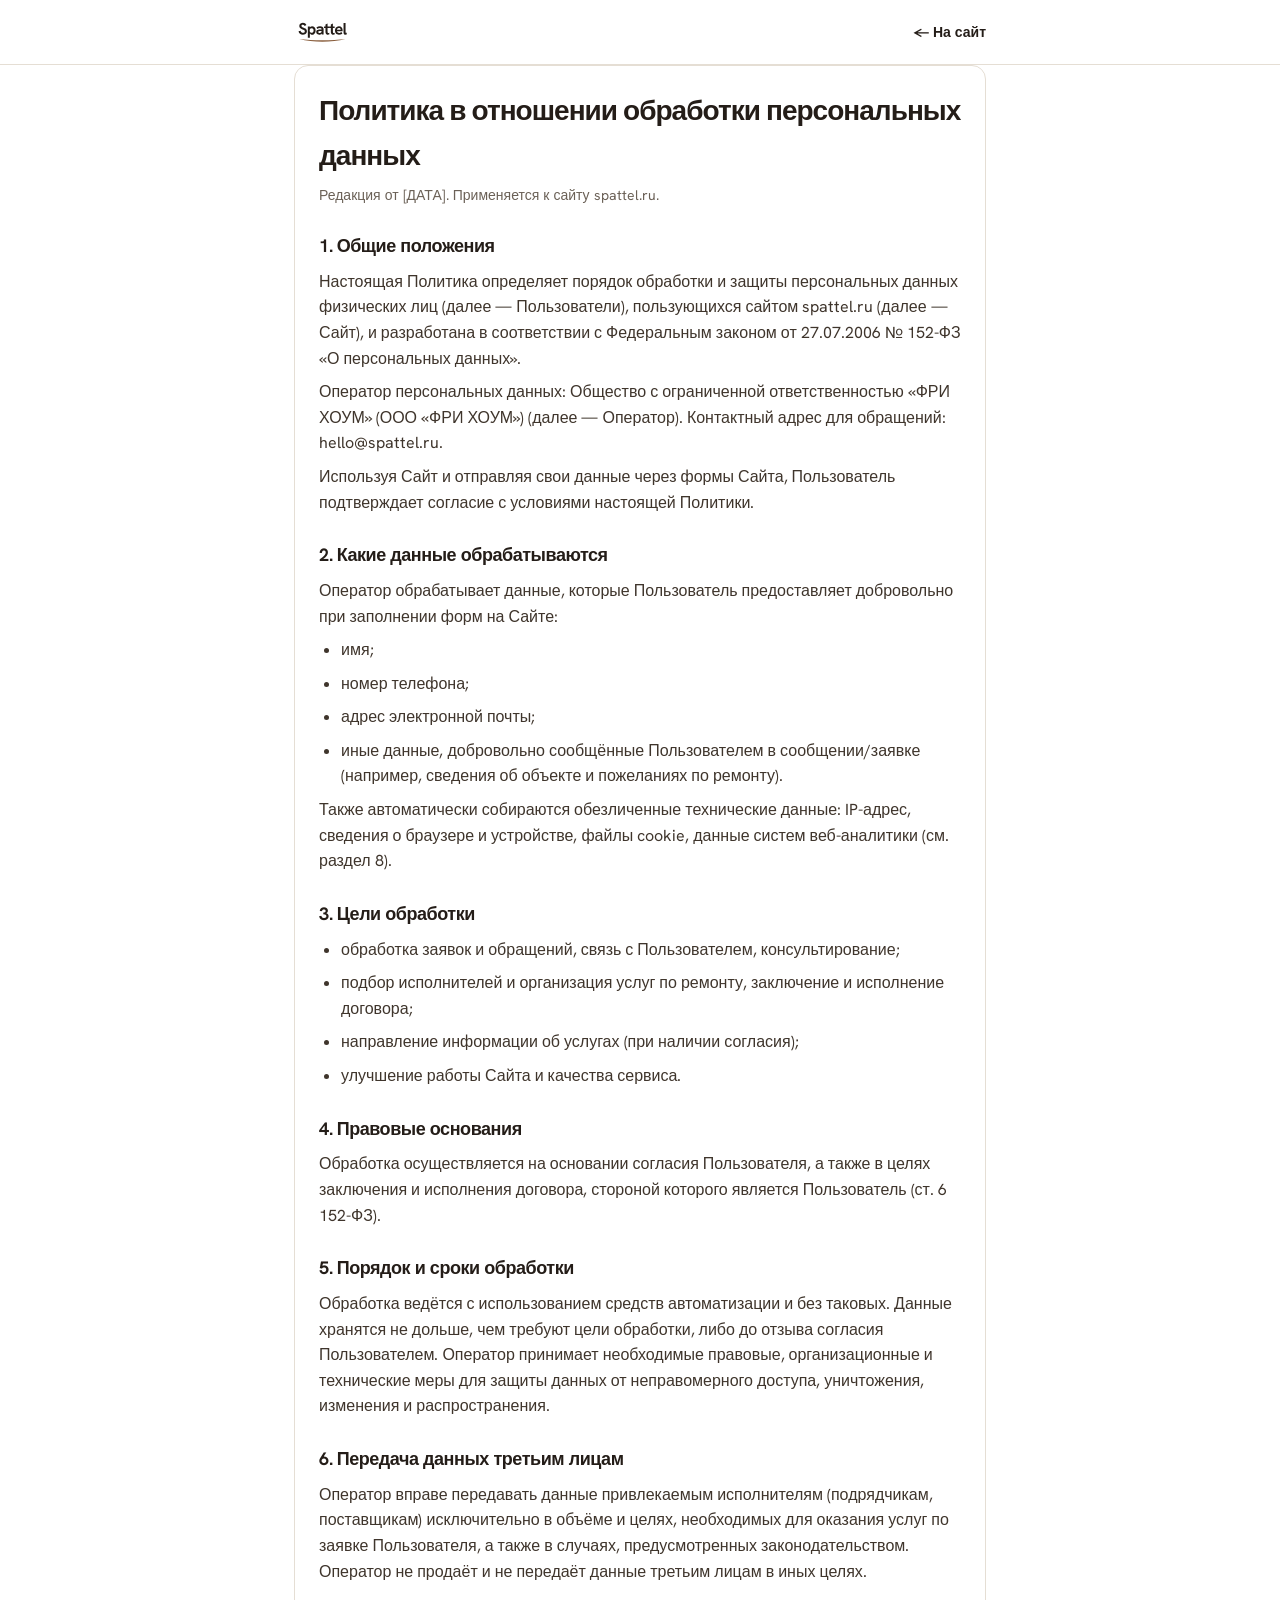
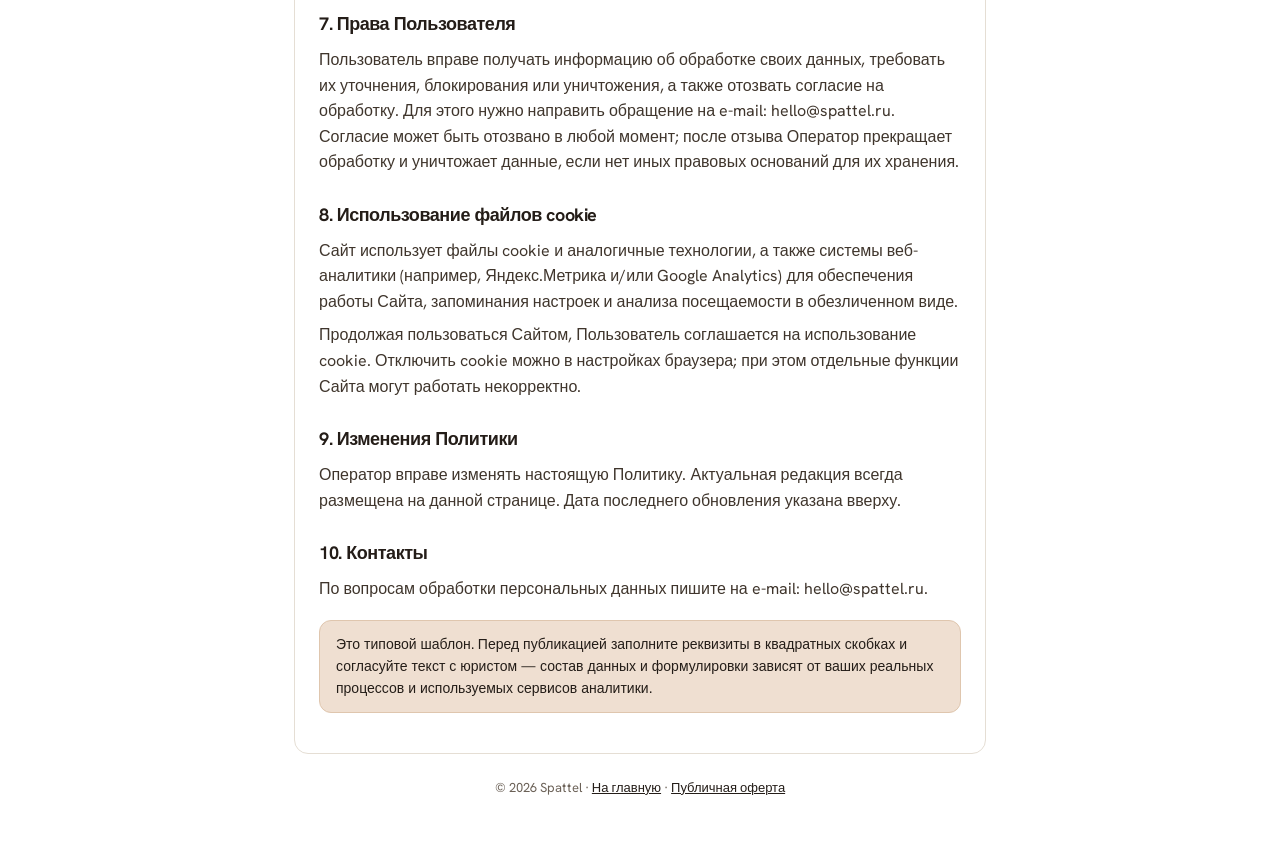
<file: site/privacy.html>
<!DOCTYPE html>
<!-- ЧЕРНОВИК. Перед публикацией: заполнить реквизиты ООО в квадратных скобках и проверить у юриста. -->
<html lang="ru"><head><meta charset="UTF-8">
<meta name="viewport" content="width=device-width, initial-scale=1">
<meta name="robots" content="noindex">
<title>Политика конфиденциальности — Spattel</title>
<link href="https://fonts.googleapis.com/css2?family=Hanken+Grotesk:wght@400;500;600;700;800&family=Spline+Sans+Mono:wght@400;500&display=swap" rel="stylesheet">
<style>
:root{--ink:#241D18;--mut:#6B6157;--line:#E5DED4;--g50:#EFDFD1;--g600:#6E4A2E;--g700:#241D18;--paper:#FFFFFF;--bg:#F5F0E9;}
*{box-sizing:border-box;margin:0;padding:0;}
body{font-family:'Hanken Grotesk','Helvetica Neue',Helvetica,Arial,sans-serif;color:var(--ink);background:var(--bg);line-height:1.6;font-size:16px;}
.top{background:var(--paper);border-bottom:1px solid var(--line);}
.wrap{max-width:820px;margin:0 auto;padding:0 20px;}
.top .wrap{display:flex;align-items:center;justify-content:space-between;height:64px;}
.logo svg{height:26px;display:block;}
.back{color:var(--g700);text-decoration:none;font-weight:700;font-size:14px;}
.back:hover{text-decoration:underline;}
main{padding:34px 0 60px;}
h1{font-size:28px;font-weight:800;letter-spacing:-.02em;margin-bottom:6px;}
.upd{color:var(--mut);font-size:14px;margin-bottom:26px;}
h2{font-size:18px;font-weight:800;margin:26px 0 8px;}
p,li{color:#3F352C;margin-bottom:8px;}
ul,ol{padding-left:22px;margin-bottom:8px;}
a{color:var(--g700);}
.card{background:var(--paper);border:1px solid var(--line);border-radius:14px;padding:22px 24px;}
.note{background:var(--g50);border:1px solid #DFC6AE;border-radius:12px;padding:12px 16px;font-size:14px;color:#241D18;margin:18px 0;}
.foot{color:var(--mut);font-size:13px;padding:24px 0 40px;text-align:center;}

/* ============================================================
   ДИЗАЙН-СИСТЕМА SPATTEL · палитра base
   Песок + эспрессо + глина. Шрифты Hanken Grotesk / Spline Sans Mono.
   Главная кнопка — эспрессо (13:1): в base-палитре глина слишком
   светлая для белого текста, поэтому CTA несёт чернильная заливка.
   ============================================================ */
:root{
  --espresso:#241D18; --espresso-80:#3F352C; --stone:#6B6157; --stone-40:#7E7264;
  --putty:#B0876A; --putty-dark:#6E4A2E; --putty-tint:#EFDFD1;
  --sand:#F5F0E9; --sand-dark:#D6CBBA; --plaster:#FBF8F3;
  --line-soft:#EFE8DE; --line-faint:#F5F0E9;
  --ok:#5E7A5A; --ok-tint:#E4EBE1; --warn:#8A6110; --warn-tint:#F5E9D2;
  --alert:#A8443A; --alert-tint:#F3DFDB;
  --font-mono:'Spline Sans Mono','SF Mono',ui-monospace,monospace;
  --ease:cubic-bezier(.2,0,.2,1);
}

/* страница — песок, карточки и герой — белые/гипсовые */
body{background:var(--sand);}
.hero{background:
  radial-gradient(1100px 460px at 82% -12%, #EFDFD1, transparent 62%),
  var(--paper) !important;}

/* надзаголовки — моно, как в системе */
.eyebrow{font-family:var(--font-mono);font-weight:400;font-size:12px;
  letter-spacing:.16em;text-transform:uppercase;color:var(--putty-dark);}
.on-dark .eyebrow,.ai .eyebrow,.final .eyebrow{color:var(--putty);}

/* заголовки — плотный трекинг системы */
h1,h2,h3,h4,.h1,.h2,.h3{font-weight:700;letter-spacing:-.025em;}
h1,.h1{letter-spacing:-.035em;}

/* логотип — мазок шпателя глиной */
.logo{color:var(--putty);}
.logo .word,.logo b{font-weight:700;letter-spacing:-.03em;}

/* кнопки */
.btn{font-weight:600;letter-spacing:-.005em;border-radius:var(--r-sm);}
.btn-primary{background:var(--espresso);border-color:var(--espresso);color:var(--plaster);}
.btn-primary:hover{background:var(--espresso-80);border-color:var(--espresso-80);}
.btn-white{background:var(--plaster);color:var(--espresso);border-color:var(--plaster);}
.btn-white:hover{background:#fff;}
.btn:focus-visible{outline:none;box-shadow:0 0 0 3px rgba(176,135,106,.32);}

/* мета-подписи моно */
.meta,.badge-meta,.stat-l{font-family:var(--font-mono);letter-spacing:.12em;text-transform:uppercase;}

/* тёмные поверхности — тёплые, не синие */
.ai,.app-mock{background:#241D18;}
.ai-card,.ai-chat{background:#322A23;}
.ai-msg.you{background:#3E352D;}
.ai-msg.bot{background:rgba(176,135,106,.20);}

/* финальная полоса — чернила, без зелёного градиента */
.final{background:#241D18 !important;}

/* поля форм */
input,select,textarea{font-family:inherit;}
input:focus,select:focus,textarea:focus{border-color:var(--putty)!important;
  box-shadow:0 0 0 3px rgba(176,135,106,.32)!important;}

/* --- доводка контраста под AA (проверено на отрисованной странице) --- */
.eyebrow{color:#6E4A2E;}                 /* 6.2:1 на белом, 4.7:1 на песке */
.on-dark .eyebrow,.ai .eyebrow,.final .eyebrow,.cl-sec .eyebrow{color:#B0876A;}
.app-mock .badge{background:rgba(176,135,106,.18);color:#B0876A;}
.app-mock .adr,.app-mock .mut,.app-mock .dim,.app .adr,.app .mut,.app .dim{color:#948A80;}
.ai-badge{color:#B0876A;}
.ai-msg .who,.ai-chat .who{color:#B5A899;}
.ai-note{color:#A89C8E;}
.stars{color:#8A6110;}                   /* латунь — 5.6:1 на белом */

/* --- доводка №2: специфичность --- */
.app-mock .head .adr,.app-mock .head .mut{color:#948A80;}
.rev .stars{color:#8A6110;}
.foot-desc{color:#A89C8E;}
.foot-bot{color:#9A8D80;}

/* ═══ ДИЗАЙН-СИСТЕМА SPATTEL v1 (утверждённая) ═══
   Пропорция 76 % белый / 16 % чернила / 8 % putty.
   Градиентов нет. Тень — только у поднятых карточек.        */
:root{
  --putty-bright:#B0876A;  /* только логотип и на чернилах */
  --putty:#8A5F3E;         /* заливка кнопок и CTA, белый текст 5.5:1 */
  --putty-dark:#6E4A2E;    /* текст и ссылки на белом, 7.8:1 */
  --putty-tint:#EFDFD1; --putty-tint-strong:#DFC6AE;
  --wheat:#D9B26B; --wheat-dark:#6B4A00; --wheat-tint:#F6E7C8;
  --espresso:#241D18; --plaster:#FBF8F3; --sand:#F5F0E9;
}

/* страница белая — это 76 % системы */
body{background:#FFFFFF;}
.hero{background:#FFFFFF !important;}

/* ритм системы: между секциями 128, поля 64, внутри карточки 32 */
section{padding-top:128px;padding-bottom:128px;}
.hero{padding-top:96px;padding-bottom:104px;}
.wrap{padding-left:64px;padding-right:64px;}

/* главная кнопка — putty-заливка (образец компонентов системы), ховер затемняет */
.btn-primary{background:var(--putty);border-color:var(--putty);color:#fff;}
.btn-primary:hover{background:var(--putty-dark);border-color:var(--putty-dark);}
.btn-primary:active{transform:translateY(1px);}
.btn-white:active,.btn-ghost:active{transform:translateY(1px);}

/* полоса гарантий — пшеничный тинт с чернильным текстом (правило системы) */
#guarantee{background:var(--wheat-tint);}
#guarantee .eyebrow{color:var(--wheat-dark);}

/* надзаголовки и мета — плотный интерлиньяж, моно */
.eyebrow{line-height:1.2;}
.meta,.stat-l,.badge-meta{font-size:11px;line-height:1.4;letter-spacing:.12em;}

/* тень только у поднятых карточек — остальное разделяет граница */
.card,.step,.g-card,.rev,.case{box-shadow:none;border:1px solid var(--line);}

@media(max-width:860px){
  section{padding-top:72px;padding-bottom:72px;}
  .wrap{padding-left:20px;padding-right:20px;}
}
</style></head>
<body>
<header class="top"><div class="wrap">
  <span class="logo"><svg viewBox="0 0 196 89" aria-label="Spattel"><g transform="translate(14,53.03)"><path fill="#241D18" d="M16.632 0.728Q10.416 0.728 6.412 -2.52Q2.408 -5.768 1.568 -11.144L8.624 -12.88Q9.24 -9.296 11.452 -7.504Q13.664 -5.712 16.912 -5.712Q18.648 -5.712 20.02 -6.3Q21.392 -6.888 22.204 -8.036Q23.016 -9.184 23.016 -10.752Q23.016 -12.208 22.176 -13.272Q21.336 -14.336 19.628 -15.232Q17.92 -16.128 15.344 -17.08Q11.648 -18.536 9.156 -20.188Q6.664 -21.84 5.432 -24.024Q4.2 -26.208 4.2 -29.176Q4.2 -32.312 5.74 -34.72Q7.28 -37.128 10.052 -38.528Q12.824 -39.928 16.52 -39.928Q20.44 -39.928 23.492 -38.108Q26.544 -36.288 28.392 -32.704L22.624 -29.176Q21.448 -31.304 19.852 -32.396Q18.256 -33.488 16.296 -33.488Q14.896 -33.488 13.804 -32.956Q12.712 -32.424 12.068 -31.5Q11.424 -30.576 11.424 -29.344Q11.424 -28.056 12.18 -27.048Q12.936 -26.04 14.644 -25.116Q16.352 -24.192 19.096 -23.184Q22.736 -21.84 25.172 -20.216Q27.608 -18.592 28.896 -16.436Q30.184 -14.28 30.184 -11.2Q30.184 -7.728 28.476 -5.012Q26.768 -2.296 23.744 -0.784Q20.72 0.728 16.632 0.728Z M33.376 11.424V-27.608H40.32V-20.216L38.64 -19.656Q39.368 -22.96 40.852 -24.808Q42.336 -26.656 44.24 -27.412Q46.144 -28.168 48.216 -28.168Q51.856 -28.168 54.516 -26.292Q57.176 -24.416 58.576 -21.168Q59.976 -17.92 59.976 -13.776Q59.976 -9.296 58.408 -6.076Q56.84 -2.856 54.152 -1.148Q51.464 0.56 48.216 0.56Q46.032 0.56 44.072 -0.336Q42.112 -1.232 40.74 -3.052Q39.368 -4.872 38.864 -7.672L40.32 -7.448V11.424ZM46.312 -5.824Q48.384 -5.824 49.868 -6.804Q51.352 -7.784 52.192 -9.576Q53.032 -11.368 53.032 -13.776Q53.032 -16.24 52.192 -18.032Q51.352 -19.824 49.868 -20.804Q48.384 -21.784 46.312 -21.784Q44.296 -21.784 42.812 -20.776Q41.328 -19.768 40.516 -18.004Q39.704 -16.24 39.704 -13.776Q39.704 -11.368 40.516 -9.576Q41.328 -7.784 42.812 -6.804Q44.296 -5.824 46.312 -5.824Z M80.976 0.0 80.416 -4.144V-17.416Q80.416 -19.88 78.876 -21.084Q77.336 -22.288 74.704 -22.288Q72.52 -22.288 70.252 -21.42Q67.984 -20.552 66.248 -18.984L62.72 -23.744Q65.632 -26.096 68.684 -27.132Q71.736 -28.168 75.264 -28.168Q80.976 -28.168 84.168 -25.312Q87.36 -22.456 87.36 -17.416V0.0ZM72.632 0.56Q69.608 0.56 67.228 -0.56Q64.848 -1.68 63.476 -3.752Q62.104 -5.824 62.104 -8.512Q62.104 -10.92 63.084 -12.628Q64.064 -14.336 65.688 -15.232Q67.088 -16.072 68.796 -16.408Q70.504 -16.744 72.464 -16.744H81.032V-11.592H73.472Q72.576 -11.592 71.708 -11.452Q70.84 -11.312 70.224 -10.808Q69.664 -10.416 69.384 -9.828Q69.104 -9.24 69.104 -8.512Q69.104 -6.944 70.336 -5.992Q71.568 -5.04 73.64 -5.04Q75.488 -5.04 77.028 -5.852Q78.568 -6.664 79.492 -8.092Q80.416 -9.52 80.416 -11.368L82.264 -7.672Q81.536 -4.76 80.052 -2.94Q78.568 -1.12 76.664 -0.28Q74.76 0.56 72.632 0.56Z M102.144 0.56Q99.904 0.56 98.0 -0.28Q96.096 -1.12 94.948 -3.024Q93.8 -4.928 93.8 -8.12V-34.048L100.856 -37.8V-10.024Q100.856 -7.616 101.5 -6.384Q102.144 -5.152 104.048 -5.152Q104.608 -5.152 105.308 -5.264Q106.008 -5.376 106.848 -5.6V-0.28Q105.672 0.168 104.496 0.364Q103.32 0.56 102.144 0.56ZM88.76 -22.176V-27.608H106.848V-22.176Z M120.456 0.56Q118.216 0.56 116.312 -0.28Q114.408 -1.12 113.26 -3.024Q112.112 -4.928 112.112 -8.12V-34.048L119.168 -37.8V-10.024Q119.168 -7.616 119.812 -6.384Q120.456 -5.152 122.36 -5.152Q122.92 -5.152 123.62 -5.264Q124.32 -5.376 125.16 -5.6V-0.28Q123.984 0.168 122.808 0.364Q121.632 0.56 120.456 0.56ZM107.072 -22.176V-27.608H125.16V-22.176Z M140.0 0.56Q136.416 0.56 133.84 -0.616Q131.264 -1.792 129.612 -3.78Q127.96 -5.768 127.176 -8.316Q126.392 -10.864 126.392 -13.664Q126.392 -16.352 127.176 -18.928Q127.96 -21.504 129.528 -23.576Q131.096 -25.648 133.588 -26.908Q136.08 -28.168 139.552 -28.168Q142.8 -28.168 145.208 -27.076Q147.616 -25.984 149.184 -24.052Q150.752 -22.12 151.564 -19.544Q152.376 -16.968 152.376 -14.056Q152.376 -13.664 152.348 -12.964Q152.32 -12.264 152.208 -11.48H133.336Q133.616 -8.512 135.548 -7.0Q137.48 -5.488 140.392 -5.488Q142.52 -5.488 144.536 -6.244Q146.552 -7.0 148.12 -8.4L151.592 -3.696Q149.632 -2.184 147.896 -1.232Q146.16 -0.28 144.284 0.14Q142.408 0.56 140.0 0.56ZM145.488 -14.952Q145.6 -15.4 145.684 -15.848Q145.768 -16.296 145.768 -16.688Q145.768 -17.864 145.32 -18.9Q144.872 -19.936 144.088 -20.72Q143.304 -21.504 142.212 -21.924Q141.12 -22.344 139.72 -22.344Q137.648 -22.344 136.248 -21.504Q134.848 -20.664 134.148 -19.348Q133.448 -18.032 133.28 -16.632H147.84Z M162.176 0.56Q159.32 0.56 157.472 -1.176Q155.624 -2.912 155.624 -6.664V-39.032H162.512V-8.008Q162.512 -6.832 163.072 -6.356Q163.632 -5.88 164.528 -5.88Q164.976 -5.88 165.48 -5.964Q165.984 -6.048 166.544 -6.216V-0.28Q165.368 0.168 164.22 0.364Q163.072 0.56 162.176 0.56Z"/></g><path d="M18.0,68.6 C64.8,81.1 129.2,81.1 176.0,68.6 C129.2,74.3 64.8,74.3 18.0,68.6 Z" fill="currentColor"/></svg></span>
  <a class="back" href="/">← На сайт</a>
</div></header>

<main class="wrap"><div class="card">
<h1>Политика в отношении обработки персональных данных</h1>
<p class="upd">Редакция от [ДАТА]. Применяется к сайту spattel.ru.</p>

<h2>1. Общие положения</h2>
<p>Настоящая Политика определяет порядок обработки и защиты персональных данных физических лиц (далее — Пользователи), пользующихся сайтом spattel.ru (далее — Сайт), и разработана в соответствии с Федеральным законом от 27.07.2006 № 152-ФЗ «О персональных данных».</p>
<p>Оператор персональных данных: Общество с ограниченной ответственностью «ФРИ ХОУМ» (ООО «ФРИ ХОУМ») (далее — Оператор). Контактный адрес для обращений: hello@spattel.ru.</p>
<p>Используя Сайт и отправляя свои данные через формы Сайта, Пользователь подтверждает согласие с условиями настоящей Политики.</p>

<h2>2. Какие данные обрабатываются</h2>
<p>Оператор обрабатывает данные, которые Пользователь предоставляет добровольно при заполнении форм на Сайте:</p>
<ul>
<li>имя;</li>
<li>номер телефона;</li>
<li>адрес электронной почты;</li>
<li>иные данные, добровольно сообщённые Пользователем в сообщении/заявке (например, сведения об объекте и пожеланиях по ремонту).</li>
</ul>
<p>Также автоматически собираются обезличенные технические данные: IP-адрес, сведения о браузере и устройстве, файлы cookie, данные систем веб-аналитики (см. раздел 8).</p>

<h2>3. Цели обработки</h2>
<ul>
<li>обработка заявок и обращений, связь с Пользователем, консультирование;</li>
<li>подбор исполнителей и организация услуг по ремонту, заключение и исполнение договора;</li>
<li>направление информации об услугах (при наличии согласия);</li>
<li>улучшение работы Сайта и качества сервиса.</li>
</ul>

<h2>4. Правовые основания</h2>
<p>Обработка осуществляется на основании согласия Пользователя, а также в целях заключения и исполнения договора, стороной которого является Пользователь (ст. 6 152-ФЗ).</p>

<h2>5. Порядок и сроки обработки</h2>
<p>Обработка ведётся с использованием средств автоматизации и без таковых. Данные хранятся не дольше, чем требуют цели обработки, либо до отзыва согласия Пользователем. Оператор принимает необходимые правовые, организационные и технические меры для защиты данных от неправомерного доступа, уничтожения, изменения и распространения.</p>

<h2>6. Передача данных третьим лицам</h2>
<p>Оператор вправе передавать данные привлекаемым исполнителям (подрядчикам, поставщикам) исключительно в объёме и целях, необходимых для оказания услуг по заявке Пользователя, а также в случаях, предусмотренных законодательством. Оператор не продаёт и не передаёт данные третьим лицам в иных целях.</p>

<h2>7. Права Пользователя</h2>
<p>Пользователь вправе получать информацию об обработке своих данных, требовать их уточнения, блокирования или уничтожения, а также отозвать согласие на обработку. Для этого нужно направить обращение на e-mail: hello@spattel.ru. Согласие может быть отозвано в любой момент; после отзыва Оператор прекращает обработку и уничтожает данные, если нет иных правовых оснований для их хранения.</p>

<h2 id="cookie">8. Использование файлов cookie</h2>
<p>Сайт использует файлы cookie и аналогичные технологии, а также системы веб-аналитики (например, Яндекс.Метрика и/или Google Analytics) для обеспечения работы Сайта, запоминания настроек и анализа посещаемости в обезличенном виде.</p>
<p>Продолжая пользоваться Сайтом, Пользователь соглашается на использование cookie. Отключить cookie можно в настройках браузера; при этом отдельные функции Сайта могут работать некорректно.</p>

<h2>9. Изменения Политики</h2>
<p>Оператор вправе изменять настоящую Политику. Актуальная редакция всегда размещена на данной странице. Дата последнего обновления указана вверху.</p>

<h2>10. Контакты</h2>
<p>По вопросам обработки персональных данных пишите на e-mail: hello@spattel.ru.</p>

<div class="note">Это типовой шаблон. Перед публикацией заполните реквизиты в квадратных скобках и согласуйте текст с юристом — состав данных и формулировки зависят от ваших реальных процессов и используемых сервисов аналитики.</div>
</div>

<p class="foot">© 2026 Spattel · <a href="/">На главную</a> · <a href="/oferta.html">Публичная оферта</a></p>
</main>
</body></html>
</file>
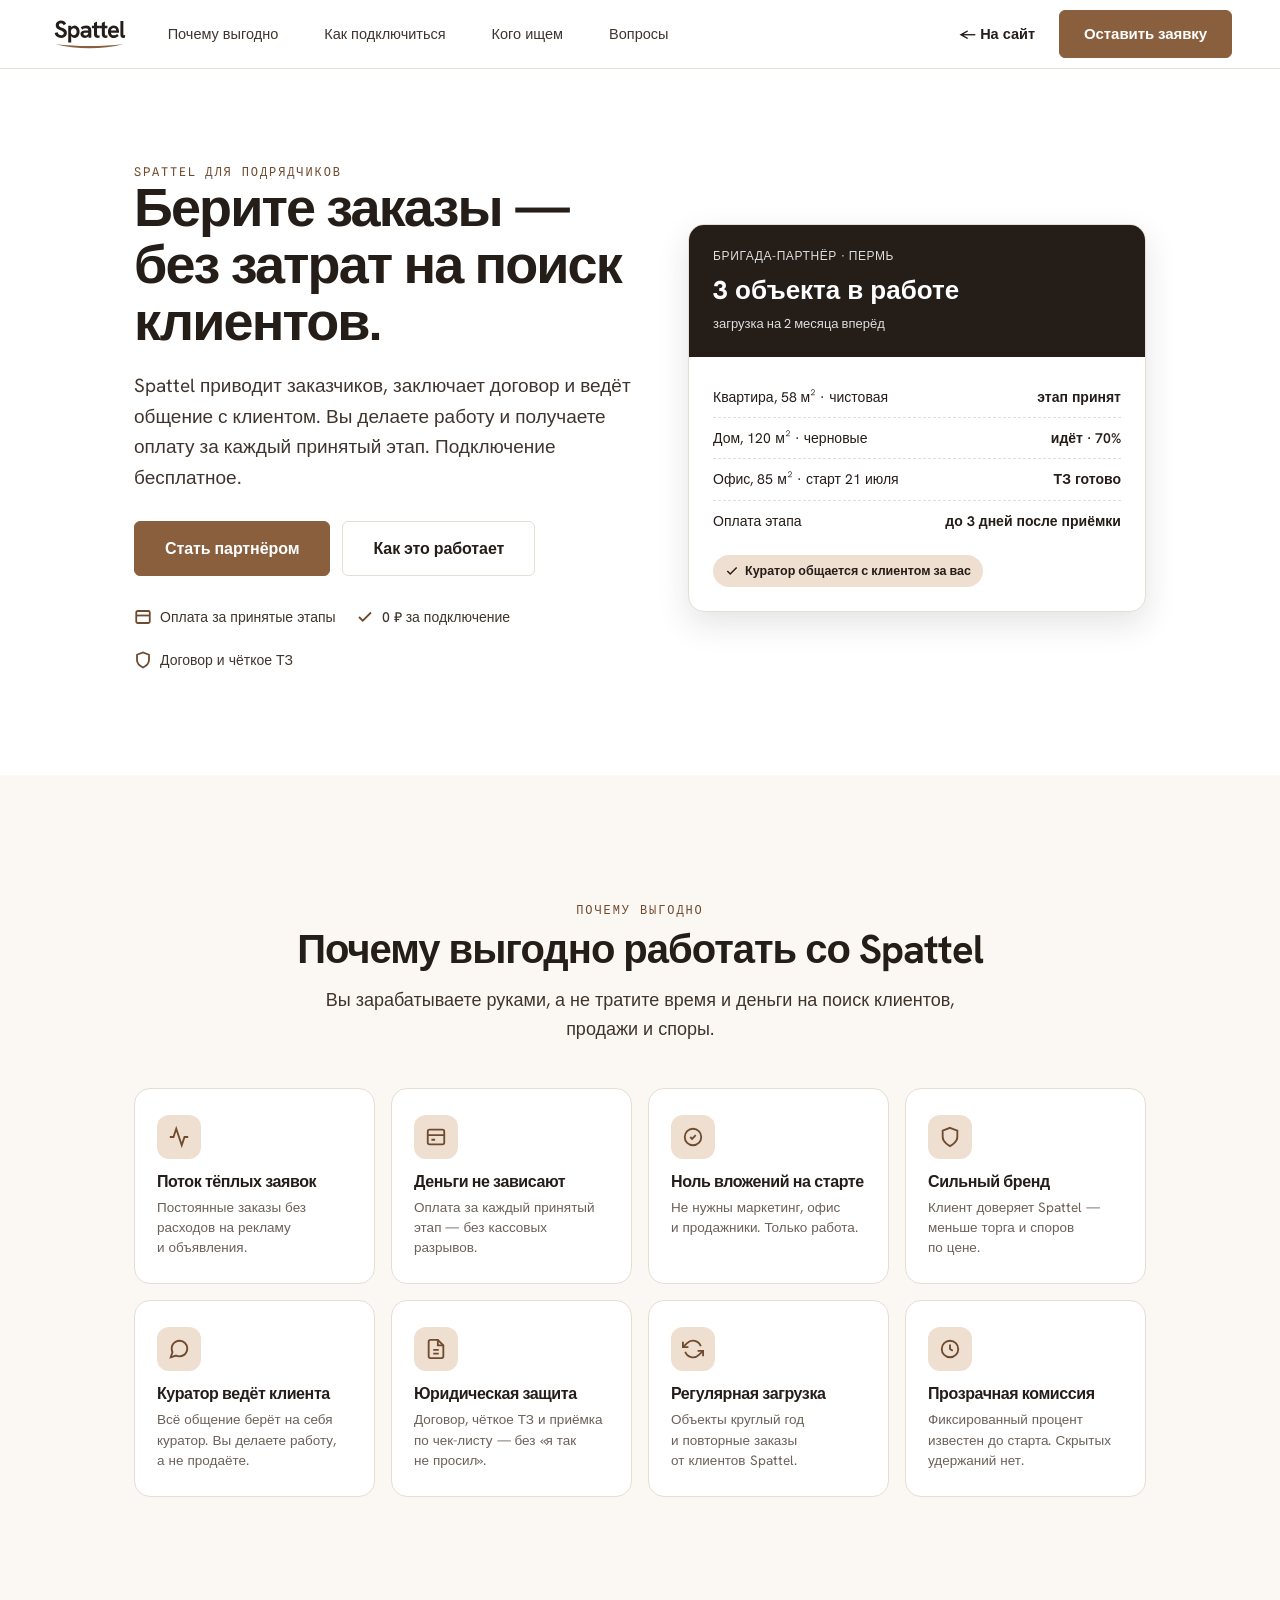
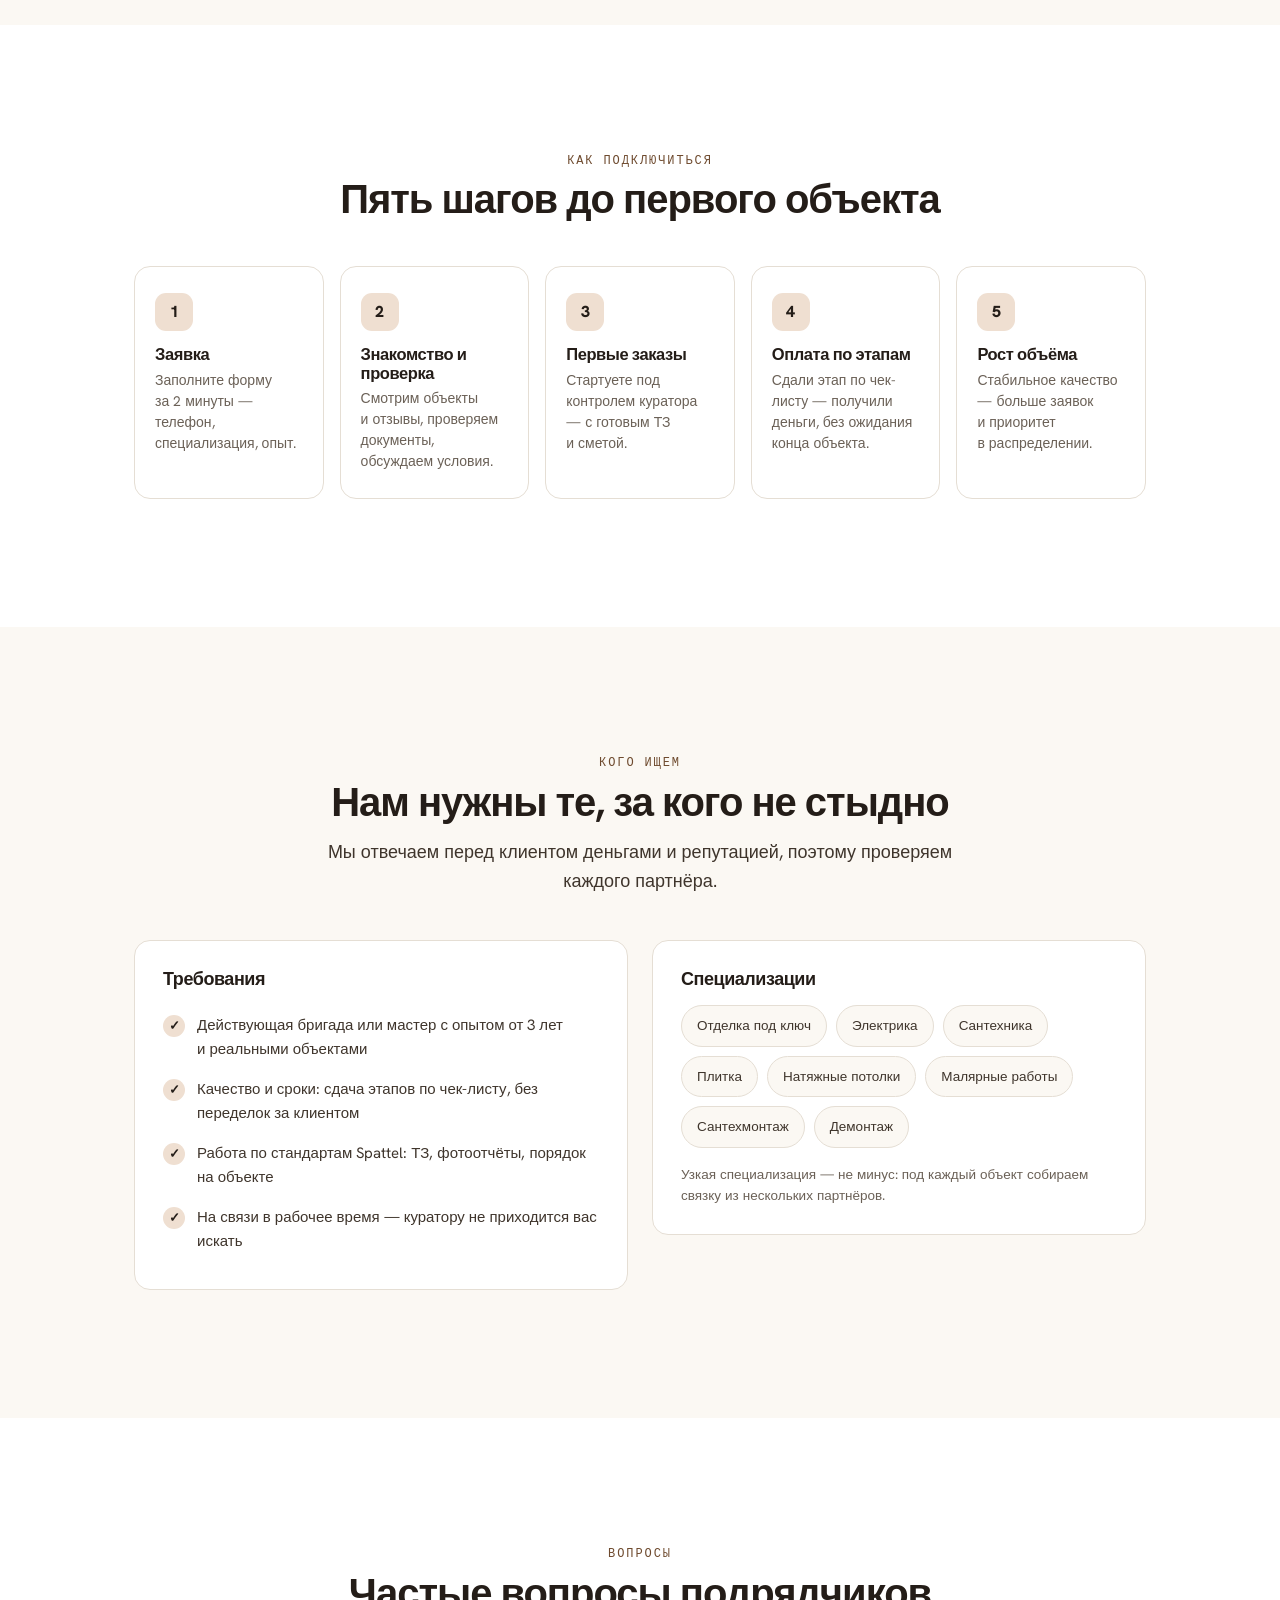
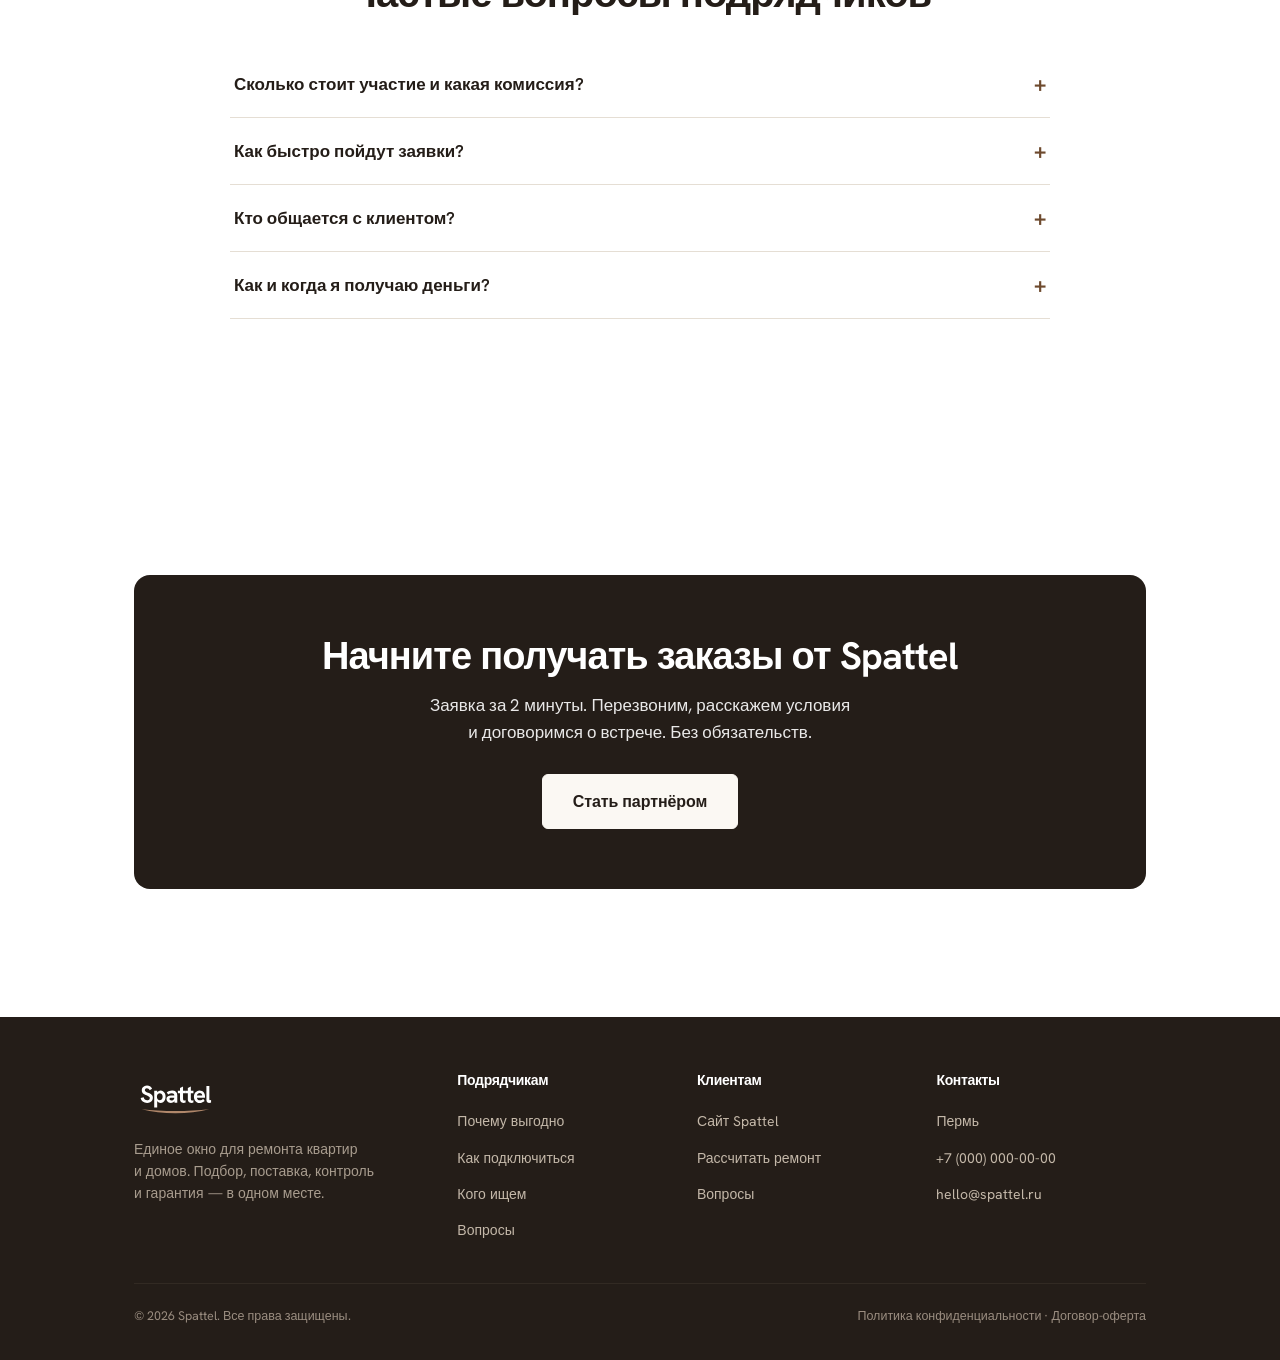
<file: site/spattel_partners.html>
<!DOCTYPE html><html lang="ru"><head><meta charset="UTF-8"><meta name="viewport" content="width=device-width, initial-scale=1.0"><title>Spattel для подрядчиков — заказы без затрат на поиск клиентов</title><meta name="description" content="Spattel подключает проверенные бригады и мастеров к потоку заказов на ремонт в Перми. Оплата за принятые этапы, куратор ведёт клиента, ноль вложений на старте."><meta property="og:title" content="Spattel для подрядчиков — берите заказы, а не ищите их"><meta property="og:description" content="Постоянный поток заявок, оплата по этапам, куратор общается с клиентом. Подключение бесплатное."><meta property="og:type" content="website"><meta property="og:locale" content="ru_RU"><meta property="og:site_name" content="Spattel"><link rel="icon" href="data:image/svg+xml,%3Csvg xmlns='http://www.w3.org/2000/svg' viewBox='0 0 120 120'%3E%3Cpath fill='none' stroke='%2316A34A' stroke-width='15' stroke-linecap='butt' d='M86,42 C86,27 58,24 46,34 C33,45 47,55 60,60 C75,66 88,77 74,90 C61,101 40,98 34,84'/%3E%3C/svg%3E"><link rel="preconnect" href="https://fonts.googleapis.com"><link rel="preconnect" href="https://fonts.gstatic.com" crossorigin><link href="https://fonts.googleapis.com/css2?family=Hanken+Grotesk:wght@400;500;600;700;800&family=Spline+Sans+Mono:wght@400;500&display=swap" rel="stylesheet">
<style>:root{--ink:#241D18;--ink7:#3F352C;--ink5:#6B6157;--paper:#FFFFFF;--paper50:#FBF8F3;--line:#E5DED4;--g50:#EFDFD1;--g100:#DFC6AE;--g400:#B0876A;--g500:#8A5F3E;--g600:#6E4A2E;--g700:#241D18;--g900:#241D18;--z-proj:#5E7A5A;--z-work:#B0876A;--z-spec:#6B6157;--z-you:#A8443A;--r-sm:6px;--r-md:10px;--r-lg:16px;--r-xl:16px;--pill:999px;--sh-sm:0 1px 3px rgba(41,36,32,.06);--sh-md:0 2px 8px rgba(41,36,32,.08);--sh-lg:0 12px 32px rgba(41,36,32,.12);--dur:.18s;--ease:cubic-bezier(.2,0,0,1);}*{box-sizing:border-box;margin:0;padding:0;}html{scroll-behavior:smooth;-webkit-text-size-adjust:100%;}body{font-family:'Hanken Grotesk','Helvetica Neue',Helvetica,Arial,sans-serif;color:var(--ink);background:var(--paper);line-height:1.6;font-size:16px;}h1,h2,h3,h4{font-family:'Hanken Grotesk','Helvetica Neue',Helvetica,Arial,sans-serif;font-weight:800;line-height:1.12;letter-spacing:-.02em;}a{color:inherit;text-decoration:none;}img,svg{display:block;}button{font-family:inherit;}.wrap{max-width:1140px;margin:0 auto;padding:0 20px;}section{padding:88px 0;}section[id],#top{scroll-margin-top:84px;}.eyebrow{color:var(--g700);font-weight:600;font-size:13px;letter-spacing:.08em;text-transform:uppercase;}.center{text-align:center;}.muted{color:var(--ink5);}.h2{font-size:clamp(28px,4.4vw,40px);margin:10px 0 14px;}.lead{font-size:18px;color:var(--ink7);max-width:640px;}.center .lead{margin:0 auto;}.sec-head{margin-bottom:44px;}:focus-visible{outline:2px solid var(--g600);outline-offset:2px;border-radius:4px;}.on-dark:focus-visible,.btn-white:focus-visible{outline-color:#fff;}.skip{position:absolute;left:-9999px;top:0;z-index:200;background:var(--g700);color:#fff;padding:12px 20px;border-radius:0 0 var(--r-md) 0;font-weight:600;}.skip:focus{left:0;}.reveal{opacity:0;transform:translateY(18px);transition:opacity .55s var(--ease),transform .55s var(--ease);}.reveal.in{opacity:1;transform:none;}@media(prefers-reduced-motion:reduce){html{scroll-behavior:auto;}*,*::before,*::after{animation-duration:.001s!important;animation-iteration-count:1!important;transition-duration:.001s!important;}.reveal{opacity:1;transform:none;}}.btn{display:inline-flex;align-items:center;justify-content:center;gap:8px;font-family:'Hanken Grotesk','Helvetica Neue',Helvetica,Arial,sans-serif;font-weight:700;font-size:15px;line-height:1.2;white-space:nowrap;border-radius:var(--r-md);padding:14px 24px;min-height:48px;cursor:pointer;border:1.5px solid transparent;transition:transform var(--dur) var(--ease),background var(--dur),border-color var(--dur);}.btn:hover{transform:translateY(-1px);}.btn:active{transform:translateY(0);}.btn-primary{background:var(--g700);color:#fff;}.btn-primary:hover{background:var(--g900);}.btn-ghost{background:transparent;color:var(--g700);border-color:var(--line);}.btn-ghost:hover{border-color:var(--g600);}.btn-white{background:#fff;color:var(--g900);}.btn-white:hover{background:var(--g50);}.btn-outline-w{background:transparent;color:#fff;border-color:rgba(255,255,255,.45);}.btn-outline-w:hover{border-color:#fff;background:rgba(255,255,255,.08);}.btn-lg{padding:17px 30px;font-size:16px;min-height:54px;}header.site{position:sticky;top:0;z-index:50;background:rgba(255,255,255,.88);backdrop-filter:blur(12px);-webkit-backdrop-filter:blur(12px);border-bottom:1px solid var(--line);}.nav{display:flex;align-items:center;gap:24px;height:68px;}.logo{display:inline-flex;align-items:center;color:var(--g600);border-radius:6px;--logo-word:#241D18;}.logo .word{font-family:'Hanken Grotesk','Helvetica Neue',Helvetica,Arial,sans-serif;font-weight:500;font-size:21px;letter-spacing:-.01em;color:var(--ink);line-height:1;}.logo .logo-mark{height:38px;width:auto;display:block;}.nav .links{display:flex;gap:6px;font-size:14.5px;font-weight:500;color:var(--ink7);}.nav .links a{padding:10px 12px;border-radius:var(--r-sm);transition:color var(--dur),background var(--dur);}.nav .links a:hover{color:var(--g700);background:var(--g50);}.nav .spacer{flex:1;}.nav .actions{display:flex;gap:10px;align-items:center;}.link-btn{font-family:'Hanken Grotesk','Helvetica Neue',Helvetica,Arial,sans-serif;font-weight:700;font-size:14.5px;padding:12px 14px;min-height:44px;color:var(--ink);background:none;border:none;cursor:pointer;border-radius:var(--r-sm);display:inline-flex;align-items:center;}.link-btn:hover{color:var(--g700);}.burger{display:none;background:none;border:none;cursor:pointer;padding:10px;width:44px;height:44px;border-radius:var(--r-sm);color:var(--ink);}.burger svg{margin:0 auto;}.burger .ic-x{display:none;}.burger[aria-expanded="true"] .ic-bars{display:none;}.burger[aria-expanded="true"] .ic-x{display:block;}.mnav{display:none;position:fixed;top:68px;left:0;right:0;bottom:0;z-index:49;background:#fff;padding:16px 20px 32px;overflow-y:auto;}.mnav.open{display:block;}.mnav a{display:flex;align-items:center;min-height:52px;padding:0 6px;font-family:'Hanken Grotesk','Helvetica Neue',Helvetica,Arial,sans-serif;font-weight:700;font-size:19px;border-bottom:1px solid var(--line);}.mnav .btn{width:100%;margin-top:20px;}body.menu-open{overflow:hidden;}.hero{padding:76px 0 64px;background:transparent;}.hero-grid{display:grid;grid-template-columns:1.05fr .95fr;gap:48px;align-items:center;}.hero h1{font-size:clamp(34px,5.2vw,54px);line-height:1.05;}.hero h1 .hl{color:var(--g700);}.hero p.sub{font-size:19px;color:var(--ink7);margin:22px 0 28px;max-width:520px;}.hero-cta{display:flex;gap:12px;flex-wrap:wrap;align-items:center;}.trust-row{display:flex;gap:20px;margin-top:30px;flex-wrap:wrap;}.trust-row .t{display:flex;align-items:center;gap:8px;font-size:14px;color:var(--ink7);font-weight:500;}.trust-row .t svg{color:var(--g600);flex:none;}.hero-card{background:#fff;border:1px solid var(--line);border-radius:var(--r-xl);box-shadow:var(--sh-lg);overflow:hidden;max-width:460px;justify-self:end;width:100%;}.hc-top{background:var(--g900);padding:22px 24px;color:#fff;}.hc-top .lbl{font-size:12px;opacity:.85;letter-spacing:.05em;text-transform:uppercase;}.hc-top .price{font-family:'Hanken Grotesk','Helvetica Neue',Helvetica,Arial,sans-serif;font-weight:800;font-size:26px;margin-top:4px;}.hc-top .sub{font-size:13px;opacity:.85;margin-top:2px;}.hc-body{padding:20px 24px 24px;}.hc-row{display:flex;justify-content:space-between;gap:12px;padding:9px 0;font-size:14px;border-bottom:1px dashed var(--line);}.hc-row:last-of-type{border:none;}.hc-row b{font-family:'Hanken Grotesk','Helvetica Neue',Helvetica,Arial,sans-serif;white-space:nowrap;}.hc-row .st{color:var(--g700);font-weight:600;}.hc-badge{display:inline-flex;align-items:center;gap:6px;background:var(--g50);color:var(--g700);font-weight:600;font-size:12.5px;border-radius:var(--pill);padding:6px 12px;margin-top:14px;}.benefits{display:grid;grid-template-columns:repeat(4,1fr);gap:16px;}.bcard{padding:26px 22px;border:1px solid var(--line);border-radius:var(--r-lg);background:#fff;transition:box-shadow var(--dur),transform var(--dur) var(--ease);}.bcard:hover{box-shadow:var(--sh-md);transform:translateY(-3px);}.bcard .ico{width:44px;height:44px;border-radius:12px;background:var(--g50);display:flex;align-items:center;justify-content:center;color:var(--g600);margin-bottom:14px;}.bcard h3{font-size:16px;margin-bottom:6px;}.bcard p{font-size:13.5px;color:var(--ink5);line-height:1.5;}.steps{display:grid;grid-template-columns:repeat(5,1fr);gap:16px;}.step{position:relative;padding:26px 20px;background:#fff;border:1px solid var(--line);border-radius:var(--r-lg);transition:box-shadow var(--dur),transform var(--dur) var(--ease);}.step:hover{box-shadow:var(--sh-md);transform:translateY(-3px);}.step .n{width:38px;height:38px;border-radius:11px;background:var(--g50);color:var(--g700);font-family:'Hanken Grotesk','Helvetica Neue',Helvetica,Arial,sans-serif;font-weight:800;display:flex;align-items:center;justify-content:center;margin-bottom:14px;}.step h3{font-size:16.5px;margin-bottom:6px;}.step p{font-size:14px;color:var(--ink5);line-height:1.5;}.who-grid{display:grid;grid-template-columns:1fr 1fr;gap:24px;align-items:start;}.who-col{border:1px solid var(--line);border-radius:var(--r-lg);padding:28px;background:#fff;}.who-col h3{font-size:18px;margin-bottom:16px;}.who-col ul{list-style:none;}.who-col li{display:flex;gap:12px;padding:8px 0;font-size:15px;color:var(--ink7);align-items:flex-start;}.who-col li .ic{flex:none;width:22px;height:22px;margin-top:2px;border-radius:99px;background:var(--g50);color:var(--g700);display:flex;align-items:center;justify-content:center;font-size:13px;font-weight:700;}.spec-tags{display:flex;flex-wrap:wrap;gap:9px;}.spec-tags span{display:inline-flex;align-items:center;padding:9px 15px;border:1.5px solid var(--line);border-radius:var(--pill);font-size:13.5px;color:var(--ink7);background:var(--paper50);}.faq{max-width:820px;margin:0 auto;}.q{border-bottom:1px solid var(--line);}.q>button{width:100%;text-align:left;background:none;border:none;cursor:pointer;padding:22px 4px;min-height:56px;font-family:'Hanken Grotesk','Helvetica Neue',Helvetica,Arial,sans-serif;font-weight:700;font-size:17px;color:var(--ink);display:flex;justify-content:space-between;gap:16px;align-items:center;}.q>button .pm{flex:none;color:var(--g600);font-size:22px;line-height:1;transition:transform var(--dur);}.q.open>button .pm{transform:rotate(45deg);}.q .a{max-height:0;overflow:hidden;transition:max-height .3s var(--ease);}.q .a p{padding:0 4px 22px;font-size:15px;color:var(--ink7);}.final{background:var(--g900);border-radius:var(--r-xl);padding:60px 32px;text-align:center;color:#fff;}.final h2{font-size:clamp(26px,4vw,38px);margin-bottom:14px;}.final p{font-size:17px;opacity:.9;max-width:520px;margin:0 auto 28px;}footer.site{background:var(--ink);color:#C4B8A9;padding:56px 0 34px;font-size:14px;}.foot-grid{display:grid;grid-template-columns:1.4fr 1fr 1fr 1fr;gap:30px;padding-bottom:34px;border-bottom:1px solid #322A23;}footer.site .logo{--logo-word:#fff;}footer.site h4{font-family:'Hanken Grotesk','Helvetica Neue',Helvetica,Arial,sans-serif;color:#fff;font-size:14px;margin-bottom:14px;}footer.site a,footer.site button.flink{display:block;width:100%;text-align:left;padding:7px 0;min-height:32px;color:#C4B8A9;background:none;border:none;font-size:14px;cursor:pointer;transition:color var(--dur);}footer.site a:hover,footer.site button.flink:hover{color:var(--g400);}.foot-desc{margin-top:14px;max-width:280px;color:#857A6E;line-height:1.55;}.foot-bot{padding-top:22px;display:flex;justify-content:space-between;flex-wrap:wrap;gap:10px;font-size:12.5px;color:#7E7264;}.modal{display:none;position:fixed;inset:0;z-index:110;background:rgba(41,36,32,.52);overflow-y:auto;padding:24px 16px;}.modal.show{display:flex;}.modal-card{background:#fff;border-radius:var(--r-xl);box-shadow:var(--sh-lg);width:100%;max-width:560px;margin:auto;overflow:hidden;}.modal-head{display:flex;align-items:flex-start;justify-content:space-between;gap:12px;padding:26px 26px 0;}.modal-head h2{font-size:22px;line-height:1.2;}.modal-head .sub{font-size:14px;color:var(--ink5);margin-top:6px;}.modal-x{flex:none;width:44px;height:44px;margin:-8px -10px 0 0;border:none;background:none;border-radius:var(--r-sm);cursor:pointer;color:var(--ink5);display:flex;align-items:center;justify-content:center;transition:color var(--dur),background var(--dur);}.modal-x:hover{color:var(--ink);background:var(--paper50);}.modal-body{padding:20px 26px 28px;}.f-row{margin-bottom:15px;}.f-row>label,.f-row>.f-lbl{display:block;font-family:'Hanken Grotesk','Helvetica Neue',Helvetica,Arial,sans-serif;font-weight:700;font-size:13px;margin-bottom:6px;color:var(--ink);}.f-row .opt{font-weight:500;color:var(--ink5);}.f-two{display:grid;grid-template-columns:1fr 1fr;gap:12px;}.f-in{width:100%;border:1.5px solid var(--line);border-radius:var(--r-md);padding:12px 14px;min-height:48px;font-family:inherit;font-size:15px;color:var(--ink);background:#fff;transition:border-color var(--dur),box-shadow var(--dur);}.f-in:focus{outline:none;border-color:var(--g600);box-shadow:0 0 0 3px var(--g50);}.f-in[aria-invalid="true"]{border-color:var(--z-you);}select.f-in{appearance:none;-webkit-appearance:none;background-image:url("data:image/svg+xml,%3Csvg xmlns='http://www.w3.org/2000/svg' width='16' height='16' viewBox='0 0 24 24' fill='none' stroke='%236B7480' stroke-width='2'%3E%3Cpath d='M6 9l6 6 6-6'/%3E%3C/svg%3E");background-repeat:no-repeat;background-position:right 14px center;padding-right:40px;cursor:pointer;}.f-err{display:none;color:#A8443A;font-size:12.5px;margin-top:5px;}.f-row.err .f-err{display:block;}.f-check{display:flex;gap:10px;align-items:flex-start;font-size:13.5px;color:var(--ink7);cursor:pointer;padding:2px 0;line-height:1.45;}.f-check input{width:20px;height:20px;margin-top:1px;accent-color:var(--g600);flex:none;cursor:pointer;}.chips{display:flex;flex-wrap:wrap;gap:8px;}.chip{display:inline-flex;align-items:center;gap:7px;padding:10px 15px;min-height:44px;border:1.5px solid var(--line);border-radius:var(--pill);background:#fff;cursor:pointer;font-size:13.5px;color:var(--ink7);transition:border-color var(--dur),background var(--dur),color var(--dur);}.chip:hover{border-color:var(--g400);}.chip .ck{width:0;overflow:hidden;opacity:0;transition:width var(--dur),opacity var(--dur);font-size:12px;}.chip[aria-pressed="true"]{background:var(--g600);border-color:var(--g600);color:#fff;font-weight:600;}.chip[aria-pressed="true"] .ck{width:14px;opacity:1;}.form-msg{display:none;background:#F3DFDB;border:1px solid #F3DFDB;color:#8F3A31;border-radius:var(--r-md);padding:11px 14px;font-size:13.5px;margin-bottom:14px;line-height:1.45;}.form-msg.show{display:block;}.form-ok{display:none;text-align:center;padding:44px 26px 44px;}.form-ok.show{display:block;}.form-ok .ok-ic{width:60px;height:60px;border-radius:99px;background:var(--g50);color:var(--g600);display:flex;align-items:center;justify-content:center;margin:0 auto 18px;}.form-ok h2{font-size:21px;margin-bottom:8px;}.form-ok p{font-size:14.5px;color:var(--ink7);max-width:320px;margin:0 auto 22px;}@media(max-width:1020px){.benefits{grid-template-columns:repeat(2,1fr);}.steps{grid-template-columns:repeat(3,1fr);}}@media(max-width:900px){section{padding:64px 0;}.sec-head{margin-bottom:32px;}.nav{gap:12px;}.nav .links{display:none;}.nav .actions{gap:6px;}.nav .actions .link-btn{display:none;}.nav .actions .btn{padding:11px 14px;min-height:44px;font-size:13.5px;}.burger{display:block;}.hero{padding:48px 0 52px;}.hero-grid{grid-template-columns:1fr;gap:36px;}.hero-card{justify-self:start;}.steps{grid-template-columns:1fr 1fr;}.who-grid{grid-template-columns:1fr;}.foot-grid{grid-template-columns:1fr 1fr;}.final{padding:44px 24px;}}@media(max-width:560px){.benefits,.steps{grid-template-columns:1fr;}.foot-grid{grid-template-columns:1fr;}.hero p.sub{font-size:17px;}.hero-cta .btn{width:100%;}.foot-bot{flex-direction:column;}.f-two{grid-template-columns:1fr;}.modal{padding:12px 10px;}.modal-head{padding:22px 18px 0;}.modal-body{padding:16px 18px 24px;}}
/* ============================================================
   ДИЗАЙН-СИСТЕМА SPATTEL · палитра base
   Песок + эспрессо + глина. Шрифты Hanken Grotesk / Spline Sans Mono.
   Главная кнопка — эспрессо (13:1): в base-палитре глина слишком
   светлая для белого текста, поэтому CTA несёт чернильная заливка.
   ============================================================ */
:root{
  --espresso:#241D18; --espresso-80:#3F352C; --stone:#6B6157; --stone-40:#7E7264;
  --putty:#B0876A; --putty-dark:#6E4A2E; --putty-tint:#EFDFD1;
  --sand:#F5F0E9; --sand-dark:#D6CBBA; --plaster:#FBF8F3;
  --line-soft:#EFE8DE; --line-faint:#F5F0E9;
  --ok:#5E7A5A; --ok-tint:#E4EBE1; --warn:#8A6110; --warn-tint:#F5E9D2;
  --alert:#A8443A; --alert-tint:#F3DFDB;
  --font-mono:'Spline Sans Mono','SF Mono',ui-monospace,monospace;
  --ease:cubic-bezier(.2,0,.2,1);
}

/* страница — песок, карточки и герой — белые/гипсовые */
body{background:var(--sand);}
.hero{background:
  radial-gradient(1100px 460px at 82% -12%, #EFDFD1, transparent 62%),
  var(--paper) !important;}

/* надзаголовки — моно, как в системе */
.eyebrow{font-family:var(--font-mono);font-weight:400;font-size:12px;
  letter-spacing:.16em;text-transform:uppercase;color:var(--putty-dark);}
.on-dark .eyebrow,.ai .eyebrow,.final .eyebrow{color:var(--putty);}

/* заголовки — плотный трекинг системы */
h1,h2,h3,h4,.h1,.h2,.h3{font-weight:700;letter-spacing:-.025em;}
h1,.h1{letter-spacing:-.035em;}

/* логотип — мазок шпателя глиной */
.logo{color:var(--putty);}
.logo .word,.logo b{font-weight:700;letter-spacing:-.03em;}

/* кнопки */
.btn{font-weight:600;letter-spacing:-.005em;border-radius:var(--r-sm);}
.btn-primary{background:var(--espresso);border-color:var(--espresso);color:var(--plaster);}
.btn-primary:hover{background:var(--espresso-80);border-color:var(--espresso-80);}
.btn-white{background:var(--plaster);color:var(--espresso);border-color:var(--plaster);}
.btn-white:hover{background:#fff;}
.btn:focus-visible{outline:none;box-shadow:0 0 0 3px rgba(176,135,106,.32);}

/* мета-подписи моно */
.meta,.badge-meta,.stat-l{font-family:var(--font-mono);letter-spacing:.12em;text-transform:uppercase;}

/* тёмные поверхности — тёплые, не синие */
.ai,.app-mock{background:#241D18;}
.ai-card,.ai-chat{background:#322A23;}
.ai-msg.you{background:#3E352D;}
.ai-msg.bot{background:rgba(176,135,106,.20);}

/* финальная полоса — чернила, без зелёного градиента */
.final{background:#241D18 !important;}

/* поля форм */
input,select,textarea{font-family:inherit;}
input:focus,select:focus,textarea:focus{border-color:var(--putty)!important;
  box-shadow:0 0 0 3px rgba(176,135,106,.32)!important;}

/* --- доводка контраста под AA (проверено на отрисованной странице) --- */
.eyebrow{color:#6E4A2E;}                 /* 6.2:1 на белом, 4.7:1 на песке */
.on-dark .eyebrow,.ai .eyebrow,.final .eyebrow,.cl-sec .eyebrow{color:#B0876A;}
.app-mock .badge{background:rgba(176,135,106,.18);color:#B0876A;}
.app-mock .adr,.app-mock .mut,.app-mock .dim,.app .adr,.app .mut,.app .dim{color:#948A80;}
.ai-badge{color:#B0876A;}
.ai-msg .who,.ai-chat .who{color:#B5A899;}
.ai-note{color:#A89C8E;}
.stars{color:#8A6110;}                   /* латунь — 5.6:1 на белом */

/* --- доводка №2: специфичность --- */
.app-mock .head .adr,.app-mock .head .mut{color:#948A80;}
.rev .stars{color:#8A6110;}
.foot-desc{color:#A89C8E;}
.foot-bot{color:#9A8D80;}

/* ═══ ДИЗАЙН-СИСТЕМА SPATTEL v1 (утверждённая) ═══
   Пропорция 76 % белый / 16 % чернила / 8 % putty.
   Градиентов нет. Тень — только у поднятых карточек.        */
:root{
  --putty-bright:#B0876A;  /* только логотип и на чернилах */
  --putty:#8A5F3E;         /* заливка кнопок и CTA, белый текст 5.5:1 */
  --putty-dark:#6E4A2E;    /* текст и ссылки на белом, 7.8:1 */
  --putty-tint:#EFDFD1; --putty-tint-strong:#DFC6AE;
  --wheat:#D9B26B; --wheat-dark:#6B4A00; --wheat-tint:#F6E7C8;
  --espresso:#241D18; --plaster:#FBF8F3; --sand:#F5F0E9;
}

/* страница белая — это 76 % системы */
body{background:#FFFFFF;}
.hero{background:#FFFFFF !important;}

/* ритм системы: между секциями 128, поля 64, внутри карточки 32 */
section{padding-top:128px;padding-bottom:128px;}
.hero{padding-top:96px;padding-bottom:104px;}
.wrap{padding-left:64px;padding-right:64px;}

/* главная кнопка — putty-заливка (образец компонентов системы), ховер затемняет */
.btn-primary{background:var(--putty);border-color:var(--putty);color:#fff;}
.btn-primary:hover{background:var(--putty-dark);border-color:var(--putty-dark);}
.btn-primary:active{transform:translateY(1px);}
.btn-white:active,.btn-ghost:active{transform:translateY(1px);}

/* полоса гарантий — пшеничный тинт с чернильным текстом (правило системы) */
#guarantee{background:var(--wheat-tint);}
#guarantee .eyebrow{color:var(--wheat-dark);}

/* надзаголовки и мета — плотный интерлиньяж, моно */
.eyebrow{line-height:1.2;}
.meta,.stat-l,.badge-meta{font-size:11px;line-height:1.4;letter-spacing:.12em;}

/* тень только у поднятых карточек — остальное разделяет граница */
.card,.step,.g-card,.rev,.case{box-shadow:none;border:1px solid var(--line);}

@media(max-width:860px){
  section{padding-top:72px;padding-bottom:72px;}
  .wrap{padding-left:20px;padding-right:20px;}
}

/* шапка — своя, более узкая внутренняя рамка, иначе меню переносится */
header .wrap,.nav .wrap,.site-head .wrap{padding-left:28px;padding-right:28px;max-width:1240px;}
header nav,.nav .links{gap:22px;}
</style>
</head><body><a class="skip" href="#main">К содержанию</a><div id="page"><header class="site"><div class="wrap nav"><a class="logo" href="#top" aria-label="Spattel для подрядчиков — в начало страницы"><svg class="logo-mark" viewBox="0 0 196 89" aria-hidden="true" focusable="false"><g transform="translate(14,53.03)"><path fill="var(--logo-word,#241D18)" d="M16.632 0.728Q10.416 0.728 6.412 -2.52Q2.408 -5.768 1.568 -11.144L8.624 -12.88Q9.24 -9.296 11.452 -7.504Q13.664 -5.712 16.912 -5.712Q18.648 -5.712 20.02 -6.3Q21.392 -6.888 22.204 -8.036000000000001Q23.016000000000002 -9.184000000000001 23.016000000000002 -10.752Q23.016000000000002 -12.208 22.176000000000002 -13.272Q21.336000000000002 -14.336 19.628 -15.232Q17.92 -16.128 15.344000000000001 -17.080000000000002Q11.648 -18.536 9.155999999999999 -20.188000000000002Q6.664 -21.84 5.432 -24.024Q4.2 -26.208000000000002 4.2 -29.176000000000002Q4.2 -32.312 5.74 -34.72Q7.28 -37.128 10.052 -38.528000000000006Q12.824 -39.928000000000004 16.52 -39.928000000000004Q20.44 -39.928000000000004 23.492 -38.108000000000004Q26.544 -36.288000000000004 28.392 -32.704L22.624 -29.176000000000002Q21.448 -31.304000000000002 19.852 -32.396Q18.256 -33.488 16.296 -33.488Q14.896 -33.488 13.804 -32.956Q12.712 -32.424 12.068 -31.5Q11.424 -30.576 11.424 -29.344Q11.424 -28.056 12.18 -27.048000000000002Q12.936 -26.04 14.644 -25.116Q16.352 -24.192 19.096 -23.184Q22.736 -21.84 25.172 -20.216Q27.608 -18.592 28.896 -16.436Q30.184 -14.280000000000001 30.184 -11.200000000000001Q30.184 -7.728 28.476 -5.0120000000000005Q26.768 -2.2960000000000003 23.744 -0.7840000000000001Q20.72 0.728 16.632 0.728Z M33.376 11.424V-27.608H40.32V-20.216L38.64 -19.656Q39.368 -22.96 40.852000000000004 -24.808Q42.336 -26.656 44.24 -27.412Q46.144000000000005 -28.168 48.216 -28.168Q51.856 -28.168 54.516000000000005 -26.292Q57.176 -24.416 58.576 -21.168Q59.976 -17.92 59.976 -13.776Q59.976 -9.296 58.408 -6.076Q56.84 -2.856 54.152 -1.148Q51.464 0.56 48.216 0.56Q46.032 0.56 44.072 -0.33599999999999997Q42.112 -1.232 40.74 -3.052Q39.368 -4.872 38.864000000000004 -7.672000000000001L40.32 -7.448V11.424ZM46.312 -5.824Q48.384 -5.824 49.868 -6.804Q51.352000000000004 -7.784 52.192 -9.576Q53.032 -11.368 53.032 -13.776Q53.032 -16.240000000000002 52.192 -18.032000000000004Q51.352000000000004 -19.824 49.868 -20.804000000000002Q48.384 -21.784 46.312 -21.784Q44.296 -21.784 42.812 -20.776Q41.328 -19.768 40.516000000000005 -18.004Q39.704 -16.240000000000002 39.704 -13.776Q39.704 -11.368 40.516000000000005 -9.576Q41.328 -7.784 42.812 -6.804Q44.296 -5.824 46.312 -5.824Z M80.976 0.0 80.416 -4.144V-17.416Q80.416 -19.88 78.876 -21.084Q77.33600000000001 -22.288 74.70400000000001 -22.288Q72.52000000000001 -22.288 70.25200000000001 -21.42Q67.98400000000001 -20.552 66.248 -18.984L62.720000000000006 -23.744Q65.632 -26.096 68.684 -27.131999999999998Q71.736 -28.168 75.26400000000001 -28.168Q80.976 -28.168 84.168 -25.311999999999998Q87.36000000000001 -22.456 87.36000000000001 -17.416V0.0ZM72.632 0.56Q69.608 0.56 67.22800000000001 -0.5599999999999999Q64.848 -1.68 63.476 -3.752Q62.104000000000006 -5.824 62.104000000000006 -8.512Q62.104000000000006 -10.92 63.084 -12.628Q64.06400000000001 -14.336 65.688 -15.232000000000001Q67.08800000000001 -16.072 68.796 -16.408Q70.504 -16.744 72.464 -16.744H81.03200000000001V-11.592H73.47200000000001Q72.57600000000001 -11.592 71.708 -11.452Q70.84 -11.312 70.224 -10.808Q69.664 -10.416 69.384 -9.828Q69.104 -9.24 69.104 -8.512Q69.104 -6.944 70.33600000000001 -5.992Q71.56800000000001 -5.04 73.64 -5.04Q75.488 -5.04 77.028 -5.852Q78.56800000000001 -6.664 79.492 -8.091999999999999Q80.416 -9.52 80.416 -11.368L82.26400000000001 -7.672000000000001Q81.536 -4.76 80.052 -2.94Q78.56800000000001 -1.12 76.66400000000002 -0.28Q74.76 0.56 72.632 0.56Z M102.144 0.56Q99.904 0.56 98.0 -0.28Q96.096 -1.12 94.94800000000001 -3.024Q93.8 -4.928 93.8 -8.120000000000001V-34.048L100.85600000000001 -37.800000000000004V-10.024000000000001Q100.85600000000001 -7.6160000000000005 101.5 -6.384Q102.144 -5.152 104.048 -5.152Q104.608 -5.152 105.308 -5.264Q106.00800000000001 -5.376 106.848 -5.6000000000000005V-0.28Q105.672 0.168 104.49600000000001 0.36400000000000005Q103.32000000000001 0.56 102.144 0.56ZM88.76 -22.176000000000002V-27.608H106.848V-22.176000000000002Z M120.456 0.56Q118.21600000000001 0.56 116.31200000000001 -0.28Q114.408 -1.12 113.25999999999999 -3.024Q112.112 -4.928 112.112 -8.120000000000001V-34.048L119.168 -37.800000000000004V-10.024000000000001Q119.168 -7.6160000000000005 119.81200000000001 -6.384Q120.456 -5.152 122.36 -5.152Q122.92 -5.152 123.62 -5.264Q124.32 -5.376 125.16 -5.6000000000000005V-0.28Q123.98400000000001 0.168 122.808 0.36400000000000005Q121.632 0.56 120.456 0.56ZM107.072 -22.176000000000002V-27.608H125.16V-22.176000000000002Z M140.0 0.56Q136.416 0.56 133.84 -0.616Q131.264 -1.792 129.612 -3.78Q127.96 -5.768 127.17599999999999 -8.316Q126.392 -10.864 126.392 -13.664Q126.392 -16.352 127.17599999999999 -18.928Q127.96 -21.504 129.528 -23.576Q131.096 -25.648 133.588 -26.908Q136.07999999999998 -28.168 139.552 -28.168Q142.8 -28.168 145.208 -27.076Q147.61599999999999 -25.984 149.184 -24.052Q150.752 -22.12 151.56400000000002 -19.544Q152.376 -16.968 152.376 -14.056000000000001Q152.376 -13.664 152.348 -12.964Q152.32 -12.264000000000001 152.208 -11.48H133.33599999999998Q133.61599999999999 -8.512 135.548 -7.0Q137.48 -5.488 140.392 -5.488Q142.51999999999998 -5.488 144.536 -6.244Q146.552 -7.0 148.12 -8.4L151.59199999999998 -3.696Q149.632 -2.184 147.89600000000002 -1.2320000000000002Q146.16 -0.28 144.284 0.14Q142.408 0.56 140.0 0.56ZM145.488 -14.952Q145.6 -15.4 145.684 -15.847999999999999Q145.768 -16.296 145.768 -16.688Q145.768 -17.864 145.32 -18.9Q144.87199999999999 -19.936 144.088 -20.72Q143.304 -21.504 142.212 -21.924Q141.12 -22.344 139.72 -22.344Q137.648 -22.344 136.248 -21.504Q134.84799999999998 -20.664 134.148 -19.348Q133.448 -18.032 133.28 -16.632H147.84Z M162.176 0.56Q159.32 0.56 157.47199999999998 -1.176Q155.624 -2.912 155.624 -6.664V-39.032000000000004H162.512V-8.008000000000001Q162.512 -6.832 163.072 -6.356Q163.632 -5.88 164.528 -5.88Q164.976 -5.88 165.48 -5.964Q165.98399999999998 -6.048 166.54399999999998 -6.216V-0.28Q165.368 0.168 164.22 0.36400000000000005Q163.072 0.56 162.176 0.56Z"/></g><path d="M18.0,68.6 C64.8,81.1 129.2,81.1 176.0,68.6 C129.2,74.3 64.8,74.3 18.0,68.6 Z" fill="currentColor"/></svg></a><nav class="links" aria-label="Основная навигация"><a href="#why">Почему выгодно</a><a href="#how">Как подключиться</a><a href="#who">Кого ищем</a><a href="#faq">Вопросы</a></nav><div class="spacer"></div><div class="actions"><a class="link-btn" href="/">← На сайт</a><button class="btn btn-primary" type="button" data-open-lead>Оставить заявку</button><button class="burger" id="burger" type="button" aria-label="Открыть меню" aria-expanded="false" aria-controls="mnav"><svg class="ic-bars" width="24" height="24" viewBox="0 0 24 24" fill="none" stroke="currentColor" stroke-width="2" aria-hidden="true"><path d="M3 6h18M3 12h18M3 18h18"/></svg><svg class="ic-x" width="24" height="24" viewBox="0 0 24 24" fill="none" stroke="currentColor" stroke-width="2" aria-hidden="true"><path d="M6 6l12 12M18 6L6 18"/></svg></button></div></div></header><nav class="mnav" id="mnav" aria-label="Мобильное меню"><a href="#why">Почему выгодно</a><a href="#how">Как подключиться</a><a href="#who">Кого ищем</a><a href="#faq">Вопросы</a><a href="/">← На сайт Spattel</a><button class="btn btn-primary btn-lg" type="button" data-open-lead>Оставить заявку</button></nav><main id="main"><span id="top"></span><section class="hero" aria-labelledby="heroTitle"><div class="wrap hero-grid"><div><p class="eyebrow">Spattel для подрядчиков</p><h1 id="heroTitle">Берите заказы — <span class="hl">без затрат</span> на&nbsp;поиск клиентов.</h1><p class="sub">Spattel приводит заказчиков, заключает договор и&nbsp;ведёт общение с&nbsp;клиентом. Вы делаете работу и&nbsp;получаете оплату за&nbsp;каждый принятый этап. Подключение бесплатное.</p><div class="hero-cta"><button class="btn btn-primary btn-lg" type="button" data-open-lead>Стать партнёром</button><a class="btn btn-ghost btn-lg" href="#how">Как это работает</a></div><div class="trust-row"><div class="t"><svg width="18" height="18" viewBox="0 0 24 24" fill="none" stroke="currentColor" stroke-width="2.4" aria-hidden="true"><rect x="3" y="4" width="18" height="16" rx="2"/><path d="M3 10h18"/></svg> Оплата за&nbsp;принятые этапы</div><div class="t"><svg width="18" height="18" viewBox="0 0 24 24" fill="none" stroke="currentColor" stroke-width="2.4" aria-hidden="true"><path d="M20 6L9 17l-5-5"/></svg> 0&nbsp;₽ за&nbsp;подключение</div><div class="t"><svg width="18" height="18" viewBox="0 0 24 24" fill="none" stroke="currentColor" stroke-width="2.4" aria-hidden="true"><path d="M12 22s8-4 8-10V5l-8-3-8 3v7c0 6 8 10 8 10z"/></svg> Договор и&nbsp;чёткое ТЗ</div></div></div><div class="hero-card" role="img" aria-label="Пример загрузки бригады-партнёра: три объекта в работе, оплата этапа в течение трёх дней после приёмки"><div class="hc-top"><div class="lbl">Бригада-партнёр · Пермь</div><div class="price">3 объекта в работе</div><div class="sub">загрузка на 2&nbsp;месяца вперёд</div></div><div class="hc-body"><div class="hc-row"><span>Квартира, 58&nbsp;м² · чистовая</span><b class="st">этап принят</b></div><div class="hc-row"><span>Дом, 120&nbsp;м² · черновые</span><b class="st">идёт · 70%</b></div><div class="hc-row"><span>Офис, 85&nbsp;м² · старт 21&nbsp;июля</span><b>ТЗ готово</b></div><div class="hc-row"><span>Оплата этапа</span><b>до&nbsp;3&nbsp;дней после приёмки</b></div><span class="hc-badge"><svg width="14" height="14" viewBox="0 0 24 24" fill="none" stroke="currentColor" stroke-width="2.6" aria-hidden="true"><path d="M20 6L9 17l-5-5"/></svg> Куратор общается с клиентом за вас</span></div></div></div></section><section id="why" style="background:var(--paper50)" aria-labelledby="whyTitle"><div class="wrap"><div class="center sec-head reveal"><p class="eyebrow">Почему выгодно</p><h2 class="h2" id="whyTitle">Почему выгодно работать со&nbsp;Spattel</h2><p class="lead">Вы зарабатываете руками, а&nbsp;не&nbsp;тратите время и&nbsp;деньги на&nbsp;поиск клиентов, продажи и&nbsp;споры.</p></div><div class="benefits reveal"><div class="bcard"><div class="ico" aria-hidden="true"><svg width="22" height="22" viewBox="0 0 24 24" fill="none" stroke="currentColor" stroke-width="2"><path d="M22 12h-4l-3 9L9 3l-3 9H2"/></svg></div><h3>Поток тёплых заявок</h3><p>Постоянные заказы без расходов на&nbsp;рекламу и&nbsp;объявления.</p></div><div class="bcard"><div class="ico" aria-hidden="true"><svg width="22" height="22" viewBox="0 0 24 24" fill="none" stroke="currentColor" stroke-width="2"><rect x="3" y="4" width="18" height="16" rx="2"/><path d="M3 10h18M7 15h4"/></svg></div><h3>Деньги не зависают</h3><p>Оплата за&nbsp;каждый принятый этап — без кассовых разрывов.</p></div><div class="bcard"><div class="ico" aria-hidden="true"><svg width="22" height="22" viewBox="0 0 24 24" fill="none" stroke="currentColor" stroke-width="2"><circle cx="12" cy="12" r="9"/><path d="M9 12l2 2 4-4"/></svg></div><h3>Ноль вложений на старте</h3><p>Не нужны маркетинг, офис и&nbsp;продажники. Только работа.</p></div><div class="bcard"><div class="ico" aria-hidden="true"><svg width="22" height="22" viewBox="0 0 24 24" fill="none" stroke="currentColor" stroke-width="2"><path d="M12 2l8 3v7c0 6-8 10-8 10S4 18 4 12V5z"/></svg></div><h3>Сильный бренд</h3><p>Клиент доверяет Spattel — меньше торга и&nbsp;споров по&nbsp;цене.</p></div><div class="bcard"><div class="ico" aria-hidden="true"><svg width="22" height="22" viewBox="0 0 24 24" fill="none" stroke="currentColor" stroke-width="2"><path d="M21 11.5a8.38 8.38 0 01-.9 3.8 8.5 8.5 0 01-7.6 4.7 8.38 8.38 0 01-3.8-.9L3 21l1.9-5.7a8.38 8.38 0 01-.9-3.8 8.5 8.5 0 014.7-7.6 8.38 8.38 0 013.8-.9h.5a8.48 8.48 0 018 8z"/></svg></div><h3>Куратор ведёт клиента</h3><p>Всё общение берёт на&nbsp;себя куратор. Вы делаете работу, а&nbsp;не&nbsp;продаёте.</p></div><div class="bcard"><div class="ico" aria-hidden="true"><svg width="22" height="22" viewBox="0 0 24 24" fill="none" stroke="currentColor" stroke-width="2"><path d="M14 2H6a2 2 0 00-2 2v16a2 2 0 002 2h12a2 2 0 002-2V8z"/><path d="M14 2v6h6M9 13h6M9 17h6"/></svg></div><h3>Юридическая защита</h3><p>Договор, чёткое ТЗ и&nbsp;приёмка по&nbsp;чек-листу — без «я так не&nbsp;просил».</p></div><div class="bcard"><div class="ico" aria-hidden="true"><svg width="22" height="22" viewBox="0 0 24 24" fill="none" stroke="currentColor" stroke-width="2"><path d="M1 4v6h6M23 20v-6h-6"/><path d="M20.5 9A9 9 0 005.6 5.6L1 10m22 4l-4.6 4.4A9 9 0 013.5 15"/></svg></div><h3>Регулярная загрузка</h3><p>Объекты круглый год и&nbsp;повторные заказы от&nbsp;клиентов Spattel.</p></div><div class="bcard"><div class="ico" aria-hidden="true"><svg width="22" height="22" viewBox="0 0 24 24" fill="none" stroke="currentColor" stroke-width="2"><circle cx="12" cy="12" r="9"/><path d="M12 7v5l3 2"/></svg></div><h3>Прозрачная комиссия</h3><p>Фиксированный процент известен до&nbsp;старта. Скрытых удержаний нет.</p></div></div></div></section><section id="how" aria-labelledby="howTitle"><div class="wrap"><div class="center sec-head reveal"><p class="eyebrow">Как подключиться</p><h2 class="h2" id="howTitle">Пять шагов до первого объекта</h2></div><div class="steps reveal"><div class="step"><div class="n" aria-hidden="true">1</div><h3>Заявка</h3><p>Заполните форму за&nbsp;2&nbsp;минуты — телефон, специализация, опыт.</p></div><div class="step"><div class="n" aria-hidden="true">2</div><h3>Знакомство и проверка</h3><p>Смотрим объекты и&nbsp;отзывы, проверяем документы, обсуждаем условия.</p></div><div class="step"><div class="n" aria-hidden="true">3</div><h3>Первые заказы</h3><p>Стартуете под контролем куратора — с&nbsp;готовым ТЗ и&nbsp;сметой.</p></div><div class="step"><div class="n" aria-hidden="true">4</div><h3>Оплата по этапам</h3><p>Сдали этап по&nbsp;чек-листу — получили деньги, без ожидания конца объекта.</p></div><div class="step"><div class="n" aria-hidden="true">5</div><h3>Рост объёма</h3><p>Стабильное качество — больше заявок и&nbsp;приоритет в&nbsp;распределении.</p></div></div></div></section><section id="who" style="background:var(--paper50)" aria-labelledby="whoTitle"><div class="wrap"><div class="center sec-head reveal"><p class="eyebrow">Кого ищем</p><h2 class="h2" id="whoTitle">Нам нужны те, за&nbsp;кого не&nbsp;стыдно</h2><p class="lead">Мы отвечаем перед клиентом деньгами и&nbsp;репутацией, поэтому проверяем каждого партнёра.</p></div><div class="who-grid reveal"><div class="who-col"><h3>Требования</h3><ul><li><span class="ic" aria-hidden="true">✓</span> Действующая бригада или мастер с&nbsp;опытом от&nbsp;3&nbsp;лет и&nbsp;реальными объектами</li><li><span class="ic" aria-hidden="true">✓</span> Качество и&nbsp;сроки: сдача этапов по&nbsp;чек-листу, без переделок за&nbsp;клиентом</li><li><span class="ic" aria-hidden="true">✓</span> Работа по&nbsp;стандартам Spattel: ТЗ, фотоотчёты, порядок на&nbsp;объекте</li><li><span class="ic" aria-hidden="true">✓</span> На связи в&nbsp;рабочее время — куратору не&nbsp;приходится вас искать</li></ul></div><div class="who-col"><h3>Специализации</h3><div class="spec-tags" aria-label="Список специализаций"><span>Отделка под ключ</span><span>Электрика</span><span>Сантехника</span><span>Плитка</span><span>Натяжные потолки</span><span>Малярные работы</span><span>Сантехмонтаж</span><span>Демонтаж</span></div><p style="font-size:13.5px;color:var(--ink5);margin-top:16px;line-height:1.55">Узкая специализация — не&nbsp;минус: под каждый объект собираем связку из&nbsp;нескольких партнёров.</p></div></div></div></section><section id="faq" aria-labelledby="faqTitle"><div class="wrap"><div class="center sec-head reveal" style="margin-bottom:36px"><p class="eyebrow">Вопросы</p><h2 class="h2" id="faqTitle">Частые вопросы подрядчиков</h2></div><div class="faq reveal" id="faqList"><div class="q"><button type="button" aria-expanded="false" aria-controls="faq-a1" id="faq-q1">Сколько стоит участие и какая комиссия?<span class="pm" aria-hidden="true">+</span></button><div class="a" id="faq-a1" role="region" aria-labelledby="faq-q1"><p>Подключение бесплатное. Spattel зарабатывает комиссию с&nbsp;каждого объекта — фиксированный процент, который известен до&nbsp;старта работ. Скрытых удержаний и&nbsp;платы «за&nbsp;доступ к&nbsp;заявкам» нет.</p></div></div><div class="q"><button type="button" aria-expanded="false" aria-controls="faq-a2" id="faq-q2">Как быстро пойдут заявки?<span class="pm" aria-hidden="true">+</span></button><div class="a" id="faq-a2" role="region" aria-labelledby="faq-q2"><p>После проверки вы попадаете в&nbsp;пул партнёров. Первый объект обычно появляется в&nbsp;течение 2–4&nbsp;недель — зависит от&nbsp;специализации и&nbsp;сезона. Чем стабильнее качество, тем выше приоритет в&nbsp;распределении.</p></div></div><div class="q"><button type="button" aria-expanded="false" aria-controls="faq-a3" id="faq-q3">Кто общается с клиентом?<span class="pm" aria-hidden="true">+</span></button><div class="a" id="faq-a3" role="region" aria-labelledby="faq-q3"><p>Куратор Spattel. Он согласует смету, отвечает на&nbsp;вопросы клиента и&nbsp;принимает этапы. Вы общаетесь только с&nbsp;куратором — по&nbsp;делу и&nbsp;по&nbsp;ТЗ.</p></div></div><div class="q"><button type="button" aria-expanded="false" aria-controls="faq-a4" id="faq-q4">Как и когда я получаю деньги?<span class="pm" aria-hidden="true">+</span></button><div class="a" id="faq-a4" role="region" aria-labelledby="faq-q4"><p>По этапам. Сдали этап, куратор принял его по&nbsp;чек-листу — оплата приходит в&nbsp;течение 3&nbsp;рабочих дней. Не&nbsp;нужно ждать окончания всего объекта.</p></div></div></div></div></section><section id="final" aria-labelledby="finalTitle"><div class="wrap"><div class="final reveal on-dark"><h2 id="finalTitle">Начните получать заказы от&nbsp;Spattel</h2><p>Заявка за&nbsp;2&nbsp;минуты. Перезвоним, расскажем условия и&nbsp;договоримся о&nbsp;встрече. Без обязательств.</p><button class="btn btn-white btn-lg" type="button" data-open-lead>Стать партнёром</button></div></div></section></main><footer class="site on-dark"><div class="wrap"><div class="foot-grid"><div><a class="logo" href="/" style="color:var(--g400)" aria-label="Spattel — на главную"><svg class="logo-mark" viewBox="0 0 196 89" aria-hidden="true" focusable="false"><g transform="translate(14,53.03)"><path fill="var(--logo-word,#241D18)" d="M16.632 0.728Q10.416 0.728 6.412 -2.52Q2.408 -5.768 1.568 -11.144L8.624 -12.88Q9.24 -9.296 11.452 -7.504Q13.664 -5.712 16.912 -5.712Q18.648 -5.712 20.02 -6.3Q21.392 -6.888 22.204 -8.036000000000001Q23.016000000000002 -9.184000000000001 23.016000000000002 -10.752Q23.016000000000002 -12.208 22.176000000000002 -13.272Q21.336000000000002 -14.336 19.628 -15.232Q17.92 -16.128 15.344000000000001 -17.080000000000002Q11.648 -18.536 9.155999999999999 -20.188000000000002Q6.664 -21.84 5.432 -24.024Q4.2 -26.208000000000002 4.2 -29.176000000000002Q4.2 -32.312 5.74 -34.72Q7.28 -37.128 10.052 -38.528000000000006Q12.824 -39.928000000000004 16.52 -39.928000000000004Q20.44 -39.928000000000004 23.492 -38.108000000000004Q26.544 -36.288000000000004 28.392 -32.704L22.624 -29.176000000000002Q21.448 -31.304000000000002 19.852 -32.396Q18.256 -33.488 16.296 -33.488Q14.896 -33.488 13.804 -32.956Q12.712 -32.424 12.068 -31.5Q11.424 -30.576 11.424 -29.344Q11.424 -28.056 12.18 -27.048000000000002Q12.936 -26.04 14.644 -25.116Q16.352 -24.192 19.096 -23.184Q22.736 -21.84 25.172 -20.216Q27.608 -18.592 28.896 -16.436Q30.184 -14.280000000000001 30.184 -11.200000000000001Q30.184 -7.728 28.476 -5.0120000000000005Q26.768 -2.2960000000000003 23.744 -0.7840000000000001Q20.72 0.728 16.632 0.728Z M33.376 11.424V-27.608H40.32V-20.216L38.64 -19.656Q39.368 -22.96 40.852000000000004 -24.808Q42.336 -26.656 44.24 -27.412Q46.144000000000005 -28.168 48.216 -28.168Q51.856 -28.168 54.516000000000005 -26.292Q57.176 -24.416 58.576 -21.168Q59.976 -17.92 59.976 -13.776Q59.976 -9.296 58.408 -6.076Q56.84 -2.856 54.152 -1.148Q51.464 0.56 48.216 0.56Q46.032 0.56 44.072 -0.33599999999999997Q42.112 -1.232 40.74 -3.052Q39.368 -4.872 38.864000000000004 -7.672000000000001L40.32 -7.448V11.424ZM46.312 -5.824Q48.384 -5.824 49.868 -6.804Q51.352000000000004 -7.784 52.192 -9.576Q53.032 -11.368 53.032 -13.776Q53.032 -16.240000000000002 52.192 -18.032000000000004Q51.352000000000004 -19.824 49.868 -20.804000000000002Q48.384 -21.784 46.312 -21.784Q44.296 -21.784 42.812 -20.776Q41.328 -19.768 40.516000000000005 -18.004Q39.704 -16.240000000000002 39.704 -13.776Q39.704 -11.368 40.516000000000005 -9.576Q41.328 -7.784 42.812 -6.804Q44.296 -5.824 46.312 -5.824Z M80.976 0.0 80.416 -4.144V-17.416Q80.416 -19.88 78.876 -21.084Q77.33600000000001 -22.288 74.70400000000001 -22.288Q72.52000000000001 -22.288 70.25200000000001 -21.42Q67.98400000000001 -20.552 66.248 -18.984L62.720000000000006 -23.744Q65.632 -26.096 68.684 -27.131999999999998Q71.736 -28.168 75.26400000000001 -28.168Q80.976 -28.168 84.168 -25.311999999999998Q87.36000000000001 -22.456 87.36000000000001 -17.416V0.0ZM72.632 0.56Q69.608 0.56 67.22800000000001 -0.5599999999999999Q64.848 -1.68 63.476 -3.752Q62.104000000000006 -5.824 62.104000000000006 -8.512Q62.104000000000006 -10.92 63.084 -12.628Q64.06400000000001 -14.336 65.688 -15.232000000000001Q67.08800000000001 -16.072 68.796 -16.408Q70.504 -16.744 72.464 -16.744H81.03200000000001V-11.592H73.47200000000001Q72.57600000000001 -11.592 71.708 -11.452Q70.84 -11.312 70.224 -10.808Q69.664 -10.416 69.384 -9.828Q69.104 -9.24 69.104 -8.512Q69.104 -6.944 70.33600000000001 -5.992Q71.56800000000001 -5.04 73.64 -5.04Q75.488 -5.04 77.028 -5.852Q78.56800000000001 -6.664 79.492 -8.091999999999999Q80.416 -9.52 80.416 -11.368L82.26400000000001 -7.672000000000001Q81.536 -4.76 80.052 -2.94Q78.56800000000001 -1.12 76.66400000000002 -0.28Q74.76 0.56 72.632 0.56Z M102.144 0.56Q99.904 0.56 98.0 -0.28Q96.096 -1.12 94.94800000000001 -3.024Q93.8 -4.928 93.8 -8.120000000000001V-34.048L100.85600000000001 -37.800000000000004V-10.024000000000001Q100.85600000000001 -7.6160000000000005 101.5 -6.384Q102.144 -5.152 104.048 -5.152Q104.608 -5.152 105.308 -5.264Q106.00800000000001 -5.376 106.848 -5.6000000000000005V-0.28Q105.672 0.168 104.49600000000001 0.36400000000000005Q103.32000000000001 0.56 102.144 0.56ZM88.76 -22.176000000000002V-27.608H106.848V-22.176000000000002Z M120.456 0.56Q118.21600000000001 0.56 116.31200000000001 -0.28Q114.408 -1.12 113.25999999999999 -3.024Q112.112 -4.928 112.112 -8.120000000000001V-34.048L119.168 -37.800000000000004V-10.024000000000001Q119.168 -7.6160000000000005 119.81200000000001 -6.384Q120.456 -5.152 122.36 -5.152Q122.92 -5.152 123.62 -5.264Q124.32 -5.376 125.16 -5.6000000000000005V-0.28Q123.98400000000001 0.168 122.808 0.36400000000000005Q121.632 0.56 120.456 0.56ZM107.072 -22.176000000000002V-27.608H125.16V-22.176000000000002Z M140.0 0.56Q136.416 0.56 133.84 -0.616Q131.264 -1.792 129.612 -3.78Q127.96 -5.768 127.17599999999999 -8.316Q126.392 -10.864 126.392 -13.664Q126.392 -16.352 127.17599999999999 -18.928Q127.96 -21.504 129.528 -23.576Q131.096 -25.648 133.588 -26.908Q136.07999999999998 -28.168 139.552 -28.168Q142.8 -28.168 145.208 -27.076Q147.61599999999999 -25.984 149.184 -24.052Q150.752 -22.12 151.56400000000002 -19.544Q152.376 -16.968 152.376 -14.056000000000001Q152.376 -13.664 152.348 -12.964Q152.32 -12.264000000000001 152.208 -11.48H133.33599999999998Q133.61599999999999 -8.512 135.548 -7.0Q137.48 -5.488 140.392 -5.488Q142.51999999999998 -5.488 144.536 -6.244Q146.552 -7.0 148.12 -8.4L151.59199999999998 -3.696Q149.632 -2.184 147.89600000000002 -1.2320000000000002Q146.16 -0.28 144.284 0.14Q142.408 0.56 140.0 0.56ZM145.488 -14.952Q145.6 -15.4 145.684 -15.847999999999999Q145.768 -16.296 145.768 -16.688Q145.768 -17.864 145.32 -18.9Q144.87199999999999 -19.936 144.088 -20.72Q143.304 -21.504 142.212 -21.924Q141.12 -22.344 139.72 -22.344Q137.648 -22.344 136.248 -21.504Q134.84799999999998 -20.664 134.148 -19.348Q133.448 -18.032 133.28 -16.632H147.84Z M162.176 0.56Q159.32 0.56 157.47199999999998 -1.176Q155.624 -2.912 155.624 -6.664V-39.032000000000004H162.512V-8.008000000000001Q162.512 -6.832 163.072 -6.356Q163.632 -5.88 164.528 -5.88Q164.976 -5.88 165.48 -5.964Q165.98399999999998 -6.048 166.54399999999998 -6.216V-0.28Q165.368 0.168 164.22 0.36400000000000005Q163.072 0.56 162.176 0.56Z"/></g><path d="M18.0,68.6 C64.8,81.1 129.2,81.1 176.0,68.6 C129.2,74.3 64.8,74.3 18.0,68.6 Z" fill="currentColor"/></svg></a><p class="foot-desc">Единое окно для ремонта квартир и&nbsp;домов. Подбор, поставка, контроль и&nbsp;гарантия — в&nbsp;одном месте.</p></div><nav aria-label="Подрядчикам"><h4>Подрядчикам</h4><a href="#why">Почему выгодно</a><a href="#how">Как подключиться</a><a href="#who">Кого ищем</a><a href="#faq">Вопросы</a></nav><nav aria-label="Клиентам"><h4>Клиентам</h4><a href="/">Сайт Spattel</a><a href="/#calc">Рассчитать ремонт</a><a href="/#faq">Вопросы</a></nav><div><h4>Контакты</h4><a href="#top">Пермь</a><a href="tel:+70000000000">+7&nbsp;(000)&nbsp;000-00-00</a><a href="mailto:hello@spattel.ru">hello@spattel.ru</a></div></div><div class="foot-bot"><span>© 2026 Spattel. Все права защищены.</span><span>Политика конфиденциальности · Договор-оферта</span></div></div></footer></div><div class="modal" id="leadModal" role="dialog" aria-modal="true" aria-labelledby="leadTitle"><div class="modal-card"><div id="leadFormWrap"><div class="modal-head"><div><h2 id="leadTitle">Заявка подрядчика</h2><p class="sub">Перезвоним, расскажем условия и&nbsp;договоримся о&nbsp;знакомстве.</p></div><button class="modal-x" type="button" data-close-lead aria-label="Закрыть форму"><svg width="22" height="22" viewBox="0 0 24 24" fill="none" stroke="currentColor" stroke-width="2" aria-hidden="true"><path d="M6 6l12 12M18 6L6 18"/></svg></button></div><form class="modal-body" id="leadForm" novalidate><div class="form-msg" id="leadMsg" role="alert" aria-live="assertive"></div><div class="f-two"><div class="f-row" id="rowName"><label for="leadName">Имя</label><input class="f-in" id="leadName" name="name" type="text" autocomplete="name" maxlength="60" aria-describedby="errName"><p class="f-err" id="errName">Напишите, как к&nbsp;вам обращаться.</p></div><div class="f-row" id="rowPhone"><label for="leadPhone">Телефон</label><input class="f-in" id="leadPhone" name="phone" type="tel" inputmode="tel" autocomplete="tel" placeholder="+7 (___) ___-__-__" aria-describedby="errPhone"><p class="f-err" id="errPhone">Укажите телефон полностью — 11&nbsp;цифр.</p></div></div><div class="f-row"><label for="leadCity">Город</label><input class="f-in" id="leadCity" name="city" type="text" autocomplete="address-level2" maxlength="60" placeholder="Пермь"></div><div class="f-row" id="rowSpec"><span class="f-lbl" id="specLbl">Специализация <span class="opt">— можно несколько</span></span><div class="chips" id="specChips" role="group" aria-labelledby="specLbl"><button type="button" class="chip" aria-pressed="false" data-spec="Отделка"><span class="ck" aria-hidden="true">✓</span>Отделка</button><button type="button" class="chip" aria-pressed="false" data-spec="Электрика"><span class="ck" aria-hidden="true">✓</span>Электрика</button><button type="button" class="chip" aria-pressed="false" data-spec="Сантехника"><span class="ck" aria-hidden="true">✓</span>Сантехника</button><button type="button" class="chip" aria-pressed="false" data-spec="Плитка"><span class="ck" aria-hidden="true">✓</span>Плитка</button><button type="button" class="chip" aria-pressed="false" data-spec="Натяжные потолки"><span class="ck" aria-hidden="true">✓</span>Натяжные потолки</button><button type="button" class="chip" aria-pressed="false" data-spec="Малярные работы"><span class="ck" aria-hidden="true">✓</span>Малярные работы</button><button type="button" class="chip" aria-pressed="false" data-spec="Сантехмонтаж"><span class="ck" aria-hidden="true">✓</span>Сантехмонтаж</button><button type="button" class="chip" aria-pressed="false" data-spec="Под ключ"><span class="ck" aria-hidden="true">✓</span>Под ключ</button></div></div><div class="f-two"><div class="f-row"><label for="leadTeam">Размер бригады</label><select class="f-in" id="leadTeam" name="team"><option value="Работаю один" selected>Работаю один</option><option value="2–3 человека">2–3 человека</option><option value="4–6 человек">4–6 человек</option><option value="Больше 6 человек">Больше 6 человек</option></select></div><div class="f-row"><label for="leadExp">Опыт, лет</label><input class="f-in" id="leadExp" name="experience" type="number" inputmode="numeric" min="0" max="60" step="1" placeholder="5"></div></div><div class="f-row"><label for="leadPort">Портфолио <span class="opt">— необязательно</span></label><input class="f-in" id="leadPort" name="portfolio" type="url" inputmode="url" maxlength="200" placeholder="Ссылка на фото работ, соцсеть или сайт"></div><div class="f-row" id="rowAgree"><label class="f-check" for="leadAgree"><input type="checkbox" id="leadAgree" name="agree"><span>Согласен на обработку персональных данных. Используем их только для связи по&nbsp;заявке.</span></label><p class="f-err" id="errAgree">Нужно согласие на обработку данных.</p></div><button class="btn btn-primary btn-lg" type="submit" id="leadSubmit" style="width:100%">Отправить заявку</button></form></div><div class="form-ok" id="leadOk" tabindex="-1"><div class="ok-ic" aria-hidden="true"><svg width="28" height="28" viewBox="0 0 24 24" fill="none" stroke="currentColor" stroke-width="2.4"><path d="M20 6L9 17l-5-5"/></svg></div><h2>Заявка отправлена</h2><p>Перезвоним в&nbsp;течение рабочего дня. Если удобнее написать — hello@spattel.ru.</p><button class="btn btn-primary" type="button" data-close-lead>Закрыть</button></div></div></div>
<script>/* ===== НАСТРОЙКА ФОРМЫ ЗАЯВОК =====
1) Зарегистрируйтесь на web3forms.com (бесплатно), укажите почту —
заявки будут приходить на неё письмами.
2) Полученный Access Key вставьте в FORM_ACCESS_KEY ниже.
Пока ключ не вставлен, форма работает в демо-режиме: показывает
экран успеха, но никуда ничего не отправляет. */
var FORM_ENDPOINT='https://api.web3forms.com/submit';
var FORM_ACCESS_KEY='ВСТАВЬТЕ-КЛЮЧ-WEB3FORMS';
/* Альтернатива — отправка в Telegram-бота (создайте бота у @BotFather,
узнайте chat_id у @userinfobot и раскомментируйте):
var TG_BOT_TOKEN='123456:ABC-ваш-токен';
var TG_CHAT_ID='123456789';
function sendToTelegram(text){
return fetch('https://api.telegram.org/bot'+TG_BOT_TOKEN+'/sendMessage',{
method:'POST',
headers:{'Content-Type':'application/json'},
body:JSON.stringify({chat_id:TG_CHAT_ID,text:text})
});
}
*/
(function(){
'use strict';
var reduced=window.matchMedia('(prefers-reduced-motion: reduce)').matches;
function $(s,c){ return (c||document).querySelector(s); }
function $$(s,c){ return Array.prototype.slice.call((c||document).querySelectorAll(s)); }
/* ============ burger menu ============ */
var burger=$('#burger'), mnav=$('#mnav');
function closeMenu(){ mnav.classList.remove('open'); burger.setAttribute('aria-expanded','false'); burger.setAttribute('aria-label','Открыть меню'); document.body.classList.remove('menu-open'); }
burger.addEventListener('click',function(){
var open=!mnav.classList.contains('open');
mnav.classList.toggle('open',open);
burger.setAttribute('aria-expanded',String(open));
burger.setAttribute('aria-label',open?'Закрыть меню':'Открыть меню');
document.body.classList.toggle('menu-open',open);
});
$$('#mnav a, #mnav button').forEach(function(el){ el.addEventListener('click',closeMenu); });
/* ============ scroll reveal ============ */
var reveals=$$('.reveal');
if(reduced || !('IntersectionObserver' in window)){
reveals.forEach(function(el){ el.classList.add('in'); });
}else{
var io=new IntersectionObserver(function(es){
es.forEach(function(e){ if(e.isIntersecting){ e.target.classList.add('in'); io.unobserve(e.target); } });
},{threshold:.1,rootMargin:'0px 0px -40px'});
reveals.forEach(function(el){ io.observe(el); });
}
/* ============ FAQ ============ */
$$('#faqList .q > button').forEach(function(b){
b.addEventListener('click',function(){
var q=b.parentElement, wasOpen=q.classList.contains('open');
$$('#faqList .q').forEach(function(x){
x.classList.remove('open');
x.querySelector('.a').style.maxHeight=null;
x.querySelector('button').setAttribute('aria-expanded','false');
});
if(!wasOpen){
q.classList.add('open');
b.setAttribute('aria-expanded','true');
var a=q.querySelector('.a');
a.style.maxHeight=a.scrollHeight+'px';
}
});
});
/* ============ partner form dialog ============ */
var leadModal=$('#leadModal'), leadForm=$('#leadForm'), leadOk=$('#leadOk'),
leadWrap=$('#leadFormWrap'), leadMsg=$('#leadMsg'), page=$('#page'),
leadLast=null, leadSending=false;
function openLead(){
leadLast=document.activeElement;
closeMenu();
leadWrap.style.display='';
leadOk.classList.remove('show');
leadMsg.classList.remove('show'); leadMsg.textContent='';
leadModal.classList.add('show');
leadModal.scrollTop=0;
page.setAttribute('inert','');
document.body.style.overflow='hidden';
$('#leadName').focus();
}
function closeLead(){
leadModal.classList.remove('show');
page.removeAttribute('inert');
document.body.style.overflow='';
if(leadLast&&leadLast.focus) leadLast.focus();
}
$$('[data-open-lead]').forEach(function(b){ b.addEventListener('click',openLead); });
$$('[data-close-lead]').forEach(function(b){ b.addEventListener('click',closeLead); });
leadModal.addEventListener('mousedown',function(e){ if(e.target===leadModal) closeLead(); });
document.addEventListener('keydown',function(e){
if(!leadModal.classList.contains('show')) return;
if(e.key==='Escape'){ e.preventDefault(); closeLead(); return; }
if(e.key==='Tab'){
var f=$$('#leadModal button, #leadModal input, #leadModal select, #leadModal textarea, #leadModal [href]')
.filter(function(el){ return el.offsetParent!==null && !el.disabled; });
if(!f.length) return;
var first=f[0], last=f[f.length-1];
if(e.shiftKey&&document.activeElement===first){ e.preventDefault(); last.focus(); }
else if(!e.shiftKey&&document.activeElement===last){ e.preventDefault(); first.focus(); }
}
});
/* чипы специализаций (мультивыбор) */
$$('#specChips .chip').forEach(function(ch){
ch.addEventListener('click',function(){
ch.setAttribute('aria-pressed',ch.getAttribute('aria-pressed')==='true'?'false':'true');
});
});
function selectedSpecs(){
return $$('#specChips .chip[aria-pressed="true"]').map(function(ch){ return ch.dataset.spec; });
}
/* маска телефона РФ */
var phoneIn=$('#leadPhone');
function phoneDigits(v){
var d=v.replace(/\D/g,'');
if(d.charAt(0)==='8') d='7'+d.slice(1);
if(d&&d.charAt(0)!=='7') d='7'+d;
return d.slice(0,11);
}
function phoneFmt(d){
if(!d) return '';
var s='+7';
if(d.length>1) s+=' ('+d.slice(1,4);
if(d.length>=4) s+=')';
if(d.length>4) s+=' '+d.slice(4,7);
if(d.length>7) s+='-'+d.slice(7,9);
if(d.length>9) s+='-'+d.slice(9,11);
return s;
}
phoneIn.addEventListener('input',function(){ phoneIn.value=phoneFmt(phoneDigits(phoneIn.value)); });
function setErr(rowId,inp,on){
$('#'+rowId).classList.toggle('err',on);
if(inp) inp.setAttribute('aria-invalid',on?'true':'false');
}
$('#leadName').addEventListener('input',function(){ setErr('rowName',this,false); });
phoneIn.addEventListener('focus',function(){ setErr('rowPhone',this,false); });
$('#leadAgree').addEventListener('change',function(){ $('#rowAgree').classList.remove('err'); });
function showLeadOk(){
leadWrap.style.display='none';
leadOk.classList.add('show');
$('#leadOk .btn').focus();
leadForm.reset();
$$('#specChips .chip').forEach(function(ch){ ch.setAttribute('aria-pressed','false'); });
}
function submitLead(payload){
/* демо-режим: ключ не вставлен — показываем успех без отправки */
if(FORM_ACCESS_KEY.indexOf('ВСТАВЬТЕ')>-1){ showLeadOk(); return; }
leadSending=true;
var btn=$('#leadSubmit');
btn.disabled=true; btn.textContent='Отправляем…';
fetch(FORM_ENDPOINT,{
method:'POST',
headers:{'Content-Type':'application/json','Accept':'application/json'},
body:JSON.stringify(payload)
}).then(function(r){
return r.json().catch(function(){ return {}; }).then(function(j){ return {ok:r.ok&&j.success!==false}; });
}).then(function(res){
if(!res.ok) throw new Error('send');
showLeadOk();
}).catch(function(){
leadMsg.textContent='Не получилось отправить заявку. Проверьте интернет и попробуйте ещё раз — введённые данные сохранены.';
leadMsg.classList.add('show');
}).then(function(){
leadSending=false;
btn.disabled=false; btn.textContent='Отправить заявку';
});
}
leadForm.addEventListener('submit',function(e){
e.preventDefault();
if(leadSending) return;
var nameEl=$('#leadName'), name=nameEl.value.trim();
var phone=phoneDigits(phoneIn.value);
var agree=$('#leadAgree').checked;
setErr('rowName',nameEl,!name);
setErr('rowPhone',phoneIn,phone.length!==11);
$('#rowAgree').classList.toggle('err',!agree);
if(!name){ nameEl.focus(); return; }
if(phone.length!==11){ phoneIn.focus(); return; }
if(!agree){ $('#leadAgree').focus(); return; }
submitLead({
access_key:FORM_ACCESS_KEY,
subject:'Заявка подрядчика — Spattel',
from_name:'Сайт Spattel · подрядчики',
name:name,
phone:phoneIn.value,
city:$('#leadCity').value.trim(),
specialization:selectedSpecs().join(', '),
team:$('#leadTeam').value,
experience:$('#leadExp').value,
portfolio:$('#leadPort').value.trim()
});
});
})();</script>
</body></html>
</file>
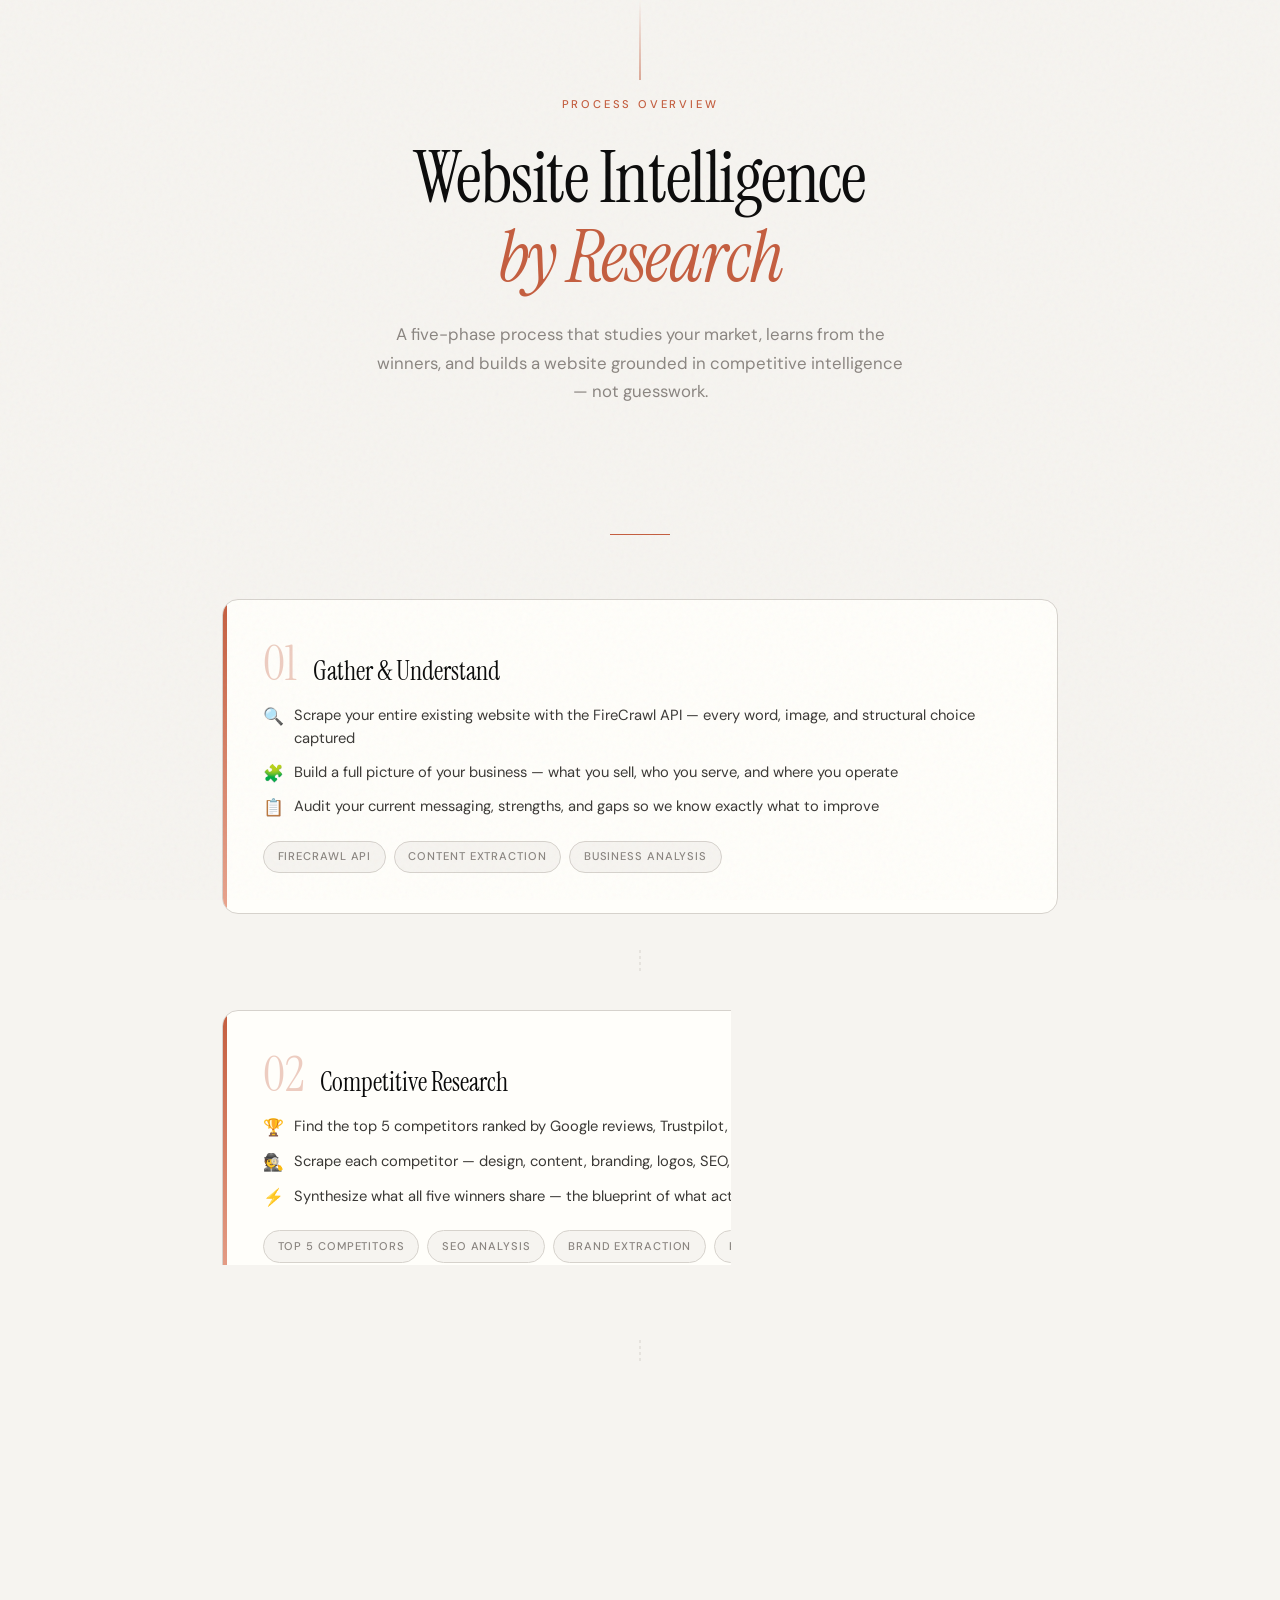
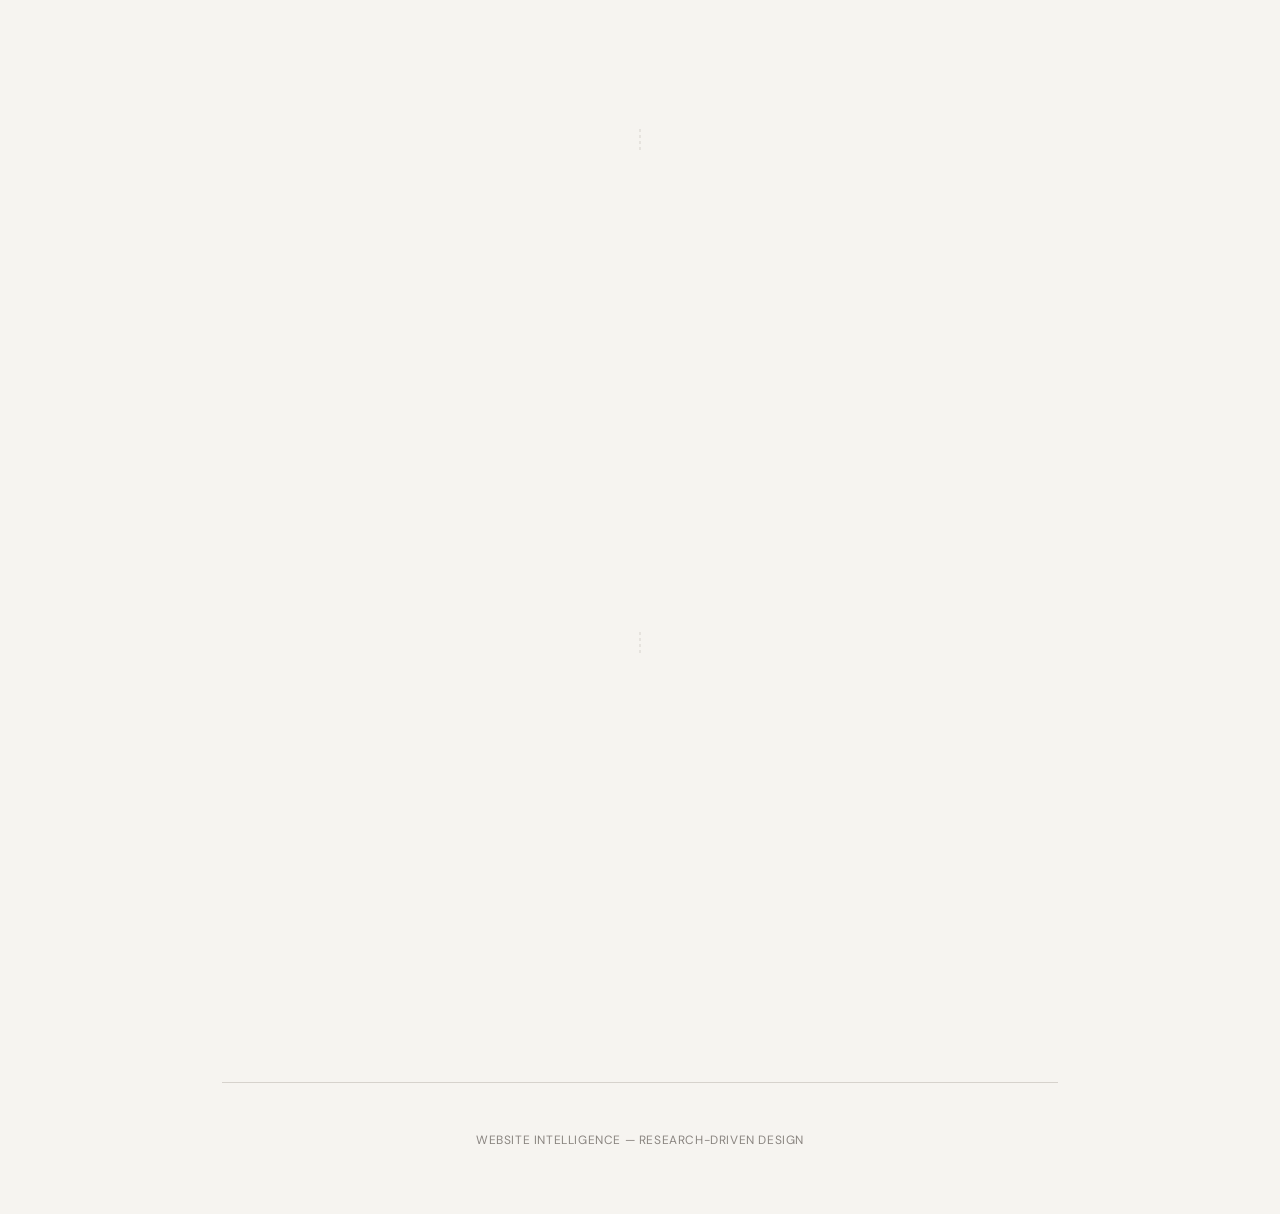
<file: Skil/Website-Intelligence/Website-Intelligence/references/process-overview.html>
<!DOCTYPE html>
<html lang="en">
<head>
    <meta charset="UTF-8">
    <meta name="viewport" content="width=device-width, initial-scale=1.0">
    <title>Website Builder — Process Overview</title>
    <link rel="preconnect" href="https://fonts.googleapis.com">
    <link rel="preconnect" href="https://fonts.gstatic.com" crossorigin>
    <link href="https://fonts.googleapis.com/css2?family=Instrument+Serif:ital@0;1&family=DM+Sans:ital,opsz,wght@0,9..40,300;0,9..40,400;0,9..40,500;0,9..40,600;1,9..40,300;1,9..40,400&display=swap" rel="stylesheet">
    <style>
        *, *::before, *::after { margin: 0; padding: 0; box-sizing: border-box; }

        :root {
            --ink: #0a0a0a;
            --paper: #f6f4f0;
            --accent: #c45d3e;
            --accent-light: #e8a48e;
            --muted: #8a8580;
            --divider: #d6d2cc;
            --card: #fffefa;
            --shadow: rgba(10, 10, 10, 0.06);
        }

        body {
            font-family: 'DM Sans', sans-serif;
            background: var(--paper);
            color: var(--ink);
            line-height: 1.6;
            -webkit-font-smoothing: antialiased;
            overflow-x: hidden;
        }

        /* Grain overlay */
        body::after {
            content: '';
            position: fixed;
            inset: 0;
            background-image: url("data:image/svg+xml,%3Csvg viewBox='0 0 256 256' xmlns='http://www.w3.org/2000/svg'%3E%3Cfilter id='noise'%3E%3CfeTurbulence type='fractalNoise' baseFrequency='0.9' numOctaves='4' stitchTiles='stitch'/%3E%3C/filter%3E%3Crect width='100%25' height='100%25' filter='url(%23noise)' opacity='0.04'/%3E%3C/svg%3E");
            pointer-events: none;
            z-index: 9999;
        }

        .container {
            max-width: 900px;
            margin: 0 auto;
            padding: 0 2rem;
        }

        /* Hero */
        header {
            padding: 6rem 0 4rem;
            text-align: center;
            position: relative;
        }

        header::before {
            content: '';
            position: absolute;
            top: 0;
            left: 50%;
            transform: translateX(-50%);
            width: 1px;
            height: 80px;
            background: linear-gradient(to bottom, transparent, var(--accent));
        }

        .eyebrow {
            font-size: 0.7rem;
            letter-spacing: 0.25em;
            text-transform: uppercase;
            color: var(--accent);
            font-weight: 500;
            margin-bottom: 1.5rem;
            opacity: 0;
            animation: fadeUp 0.8s ease forwards 0.3s;
        }

        h1 {
            font-family: 'Instrument Serif', serif;
            font-size: clamp(2.8rem, 6vw, 4.5rem);
            font-weight: 400;
            line-height: 1.1;
            letter-spacing: -0.02em;
            margin-bottom: 1.5rem;
            opacity: 0;
            animation: fadeUp 0.8s ease forwards 0.5s;
        }

        h1 em {
            color: var(--accent);
            font-style: italic;
        }

        .subtitle {
            font-size: 1.05rem;
            color: var(--muted);
            max-width: 540px;
            margin: 0 auto;
            line-height: 1.7;
            opacity: 0;
            animation: fadeUp 0.8s ease forwards 0.7s;
        }

        /* Divider */
        .divider {
            width: 60px;
            height: 1px;
            background: var(--accent);
            margin: 4rem auto;
            opacity: 0;
            animation: scaleIn 0.6s ease forwards 0.9s;
        }

        /* Phase cards */
        .phases {
            display: flex;
            flex-direction: column;
            gap: 2rem;
            padding-bottom: 6rem;
        }

        .phase {
            background: var(--card);
            border: 1px solid var(--divider);
            border-radius: 16px;
            padding: 2.5rem 2.5rem 2.5rem 2.5rem;
            position: relative;
            overflow: hidden;
            opacity: 0;
            transform: translateY(30px);
            transition: box-shadow 0.3s ease;
        }

        .phase:hover {
            box-shadow: 0 12px 40px var(--shadow);
        }

        .phase:nth-child(1) { animation: fadeUp 0.7s ease forwards 1.0s; }
        .phase:nth-child(2) { animation: fadeUp 0.7s ease forwards 1.15s; }
        .phase:nth-child(3) { animation: fadeUp 0.7s ease forwards 1.3s; }
        .phase:nth-child(4) { animation: fadeUp 0.7s ease forwards 1.45s; }
        .phase:nth-child(5) { animation: fadeUp 0.7s ease forwards 1.6s; }

        .phase::before {
            content: '';
            position: absolute;
            top: 0;
            left: 0;
            width: 4px;
            height: 100%;
            background: linear-gradient(to bottom, var(--accent), var(--accent-light));
            border-radius: 4px 0 0 4px;
        }

        .phase-header {
            display: flex;
            align-items: baseline;
            gap: 1rem;
            margin-bottom: 1rem;
        }

        .phase-number {
            font-family: 'Instrument Serif', serif;
            font-size: 3rem;
            color: var(--accent);
            line-height: 1;
            opacity: 0.3;
            flex-shrink: 0;
        }

        .phase-title {
            font-family: 'Instrument Serif', serif;
            font-size: 1.6rem;
            font-weight: 400;
            line-height: 1.2;
        }

        .phase-body {
            padding-left: 0;
            color: #3a3835;
            font-size: 0.92rem;
            line-height: 1.75;
        }

        .phase-body p {
            margin-bottom: 0.75rem;
        }

        .phase-body p:last-child {
            margin-bottom: 0;
        }

        .bullet-list {
            list-style: none;
            padding: 0;
            margin: 0.5rem 0 0 0;
        }

        .bullet-list li {
            display: flex;
            align-items: flex-start;
            gap: 0.65rem;
            margin-bottom: 0.6rem;
            font-size: 0.92rem;
            line-height: 1.6;
            color: #3a3835;
        }

        .bullet-list li:last-child {
            margin-bottom: 0;
        }

        .bullet-emoji {
            flex-shrink: 0;
            font-size: 1.05rem;
            line-height: 1.5;
        }

        .tag-row {
            display: flex;
            flex-wrap: wrap;
            gap: 0.5rem;
            margin-top: 1.25rem;
        }

        .tag {
            font-size: 0.7rem;
            letter-spacing: 0.08em;
            text-transform: uppercase;
            padding: 0.35rem 0.85rem;
            border-radius: 100px;
            background: var(--paper);
            border: 1px solid var(--divider);
            color: var(--muted);
            font-weight: 500;
        }

        /* Checkpoint callout */
        .checkpoint {
            background: linear-gradient(135deg, #fdf6f3, #fef9f6);
            border: 1px dashed var(--accent-light);
            border-radius: 12px;
            padding: 1.5rem 2rem;
            margin-top: 1.25rem;
            display: flex;
            align-items: flex-start;
            gap: 0.75rem;
        }

        .checkpoint-icon {
            font-size: 1.2rem;
            flex-shrink: 0;
            margin-top: 0.1rem;
        }

        .checkpoint p {
            font-size: 0.85rem;
            color: var(--accent);
            font-weight: 500;
            line-height: 1.6;
        }

        /* Footer */
        footer {
            text-align: center;
            padding: 3rem 0 4rem;
            border-top: 1px solid var(--divider);
        }

        footer p {
            font-size: 0.75rem;
            color: var(--muted);
            letter-spacing: 0.05em;
        }

        /* Flow connector */
        .flow-connector {
            display: flex;
            justify-content: center;
            padding: 0.25rem 0;
        }

        .flow-connector svg {
            color: var(--divider);
        }

        /* Animations */
        @keyframes fadeUp {
            from { opacity: 0; transform: translateY(20px); }
            to { opacity: 1; transform: translateY(0); }
        }

        @keyframes scaleIn {
            from { opacity: 0; transform: scaleX(0); }
            to { opacity: 1; transform: scaleX(1); }
        }

        /* Responsive */
        @media (max-width: 640px) {
            header { padding: 4rem 0 3rem; }
            .phase { padding: 2rem 1.5rem; }
            .phase-number { font-size: 2.2rem; }
            .phase-title { font-size: 1.3rem; }
        }

        /* Print */
        @media print {
            body::after { display: none; }
            .phase { break-inside: avoid; box-shadow: none; }
            header::before { display: none; }
            .phase, .eyebrow, .subtitle, h1, .divider { opacity: 1 !important; transform: none !important; animation: none !important; }
        }
    </style>
</head>
<body>

    <div class="container">
        <header>
            <p class="eyebrow">Process Overview</p>
            <h1>Website Intelligence<br><em>by Research</em></h1>
            <p class="subtitle">A five-phase process that studies your market, learns from the winners, and builds a website grounded in competitive intelligence — not guesswork.</p>
        </header>

        <div class="divider"></div>

        <div class="phases">

            <!-- Phase 1 -->
            <div class="phase">
                <div class="phase-header">
                    <span class="phase-number">01</span>
                    <h2 class="phase-title">Gather &amp; Understand</h2>
                </div>
                <div class="phase-body">
                    <ul class="bullet-list">
                        <li><span class="bullet-emoji">&#128269;</span>Scrape your entire existing website with the FireCrawl API — every word, image, and structural choice captured</li>
                        <li><span class="bullet-emoji">&#129513;</span>Build a full picture of your business — what you sell, who you serve, and where you operate</li>
                        <li><span class="bullet-emoji">&#128203;</span>Audit your current messaging, strengths, and gaps so we know exactly what to improve</li>
                    </ul>
                    <div class="tag-row">
                        <span class="tag">FireCrawl API</span>
                        <span class="tag">Content Extraction</span>
                        <span class="tag">Business Analysis</span>
                    </div>
                </div>
            </div>

            <div class="flow-connector">
                <svg width="2" height="24" viewBox="0 0 2 24" fill="none"><line x1="1" y1="0" x2="1" y2="24" stroke="currentColor" stroke-dasharray="3 3"/></svg>
            </div>

            <!-- Phase 2 -->
            <div class="phase">
                <div class="phase-header">
                    <span class="phase-number">02</span>
                    <h2 class="phase-title">Competitive Research</h2>
                </div>
                <div class="phase-body">
                    <ul class="bullet-list">
                        <li><span class="bullet-emoji">&#127942;</span>Find the top 5 competitors ranked by Google reviews, Trustpilot, and search visibility</li>
                        <li><span class="bullet-emoji">&#128373;&#65039;</span>Scrape each competitor — design, content, branding, logos, SEO, and trust signals</li>
                        <li><span class="bullet-emoji">&#9889;</span>Synthesize what all five winners share — the blueprint of what actually works in your market</li>
                    </ul>
                    <div class="tag-row">
                        <span class="tag">Top 5 Competitors</span>
                        <span class="tag">SEO Analysis</span>
                        <span class="tag">Brand Extraction</span>
                        <span class="tag">Pattern Synthesis</span>
                    </div>
                </div>
            </div>

            <div class="flow-connector">
                <svg width="2" height="24" viewBox="0 0 2 24" fill="none"><line x1="1" y1="0" x2="1" y2="24" stroke="currentColor" stroke-dasharray="3 3"/></svg>
            </div>

            <!-- Phase 3 -->
            <div class="phase">
                <div class="phase-header">
                    <span class="phase-number">03</span>
                    <h2 class="phase-title">Analysis Report</h2>
                </div>
                <div class="phase-body">
                    <ul class="bullet-list">
                        <li><span class="bullet-emoji">&#128202;</span>Beautiful, print-ready report with competitor profiles, logos, and brand colors side by side</li>
                        <li><span class="bullet-emoji">&#127919;</span>SEO landscape, keyword gaps, and strategic recommendations backed by real data</li>
                        <li><span class="bullet-emoji">&#129309;</span>A polished deliverable you can hand directly to your client, team, or stakeholders</li>
                    </ul>
                    <div class="tag-row">
                        <span class="tag">PDF-Ready Report</span>
                        <span class="tag">Client Deliverable</span>
                        <span class="tag">Visual Competitor Profiles</span>
                    </div>
                </div>
            </div>

            <div class="flow-connector">
                <svg width="2" height="24" viewBox="0 0 2 24" fill="none"><line x1="1" y1="0" x2="1" y2="24" stroke="currentColor" stroke-dasharray="3 3"/></svg>
            </div>

            <!-- Phase 4 -->
            <div class="phase">
                <div class="phase-header">
                    <span class="phase-number">04</span>
                    <h2 class="phase-title">Plan &amp; Approve</h2>
                </div>
                <div class="phase-body">
                    <ul class="bullet-list">
                        <li><span class="bullet-emoji">&#128506;&#65039;</span>Full website plan — pages, content strategy, design direction, and tech stack laid out</li>
                        <li><span class="bullet-emoji">&#127916;</span>Hero section mapped for your 3D scroll-triggered animation with integration notes</li>
                        <li><span class="bullet-emoji">&#9989;</span>Every decision informed by research, not guesswork — you review and approve before we build</li>
                    </ul>
                    <div class="checkpoint">
                        <span class="checkpoint-icon">&#9995;</span>
                        <p>Hard stop here. Nothing gets built until you say go. This is your chance to reshape the direction before we commit to code.</p>
                    </div>
                    <div class="tag-row">
                        <span class="tag">Full Website Plan</span>
                        <span class="tag">3D Hero Placeholder</span>
                        <span class="tag">Your Approval Required</span>
                    </div>
                </div>
            </div>

            <div class="flow-connector">
                <svg width="2" height="24" viewBox="0 0 2 24" fill="none"><line x1="1" y1="0" x2="1" y2="24" stroke="currentColor" stroke-dasharray="3 3"/></svg>
            </div>

            <!-- Phase 5 -->
            <div class="phase">
                <div class="phase-header">
                    <span class="phase-number">05</span>
                    <h2 class="phase-title">Build</h2>
                </div>
                <div class="phase-body">
                    <ul class="bullet-list">
                        <li><span class="bullet-emoji">&#128640;</span>Production-grade website built with HTML, GSAP, and ScrollTrigger — no templates</li>
                        <li><span class="bullet-emoji">&#127744;</span>3D-ready hero zone wired for your scroll-triggered animation — just drop in your asset</li>
                        <li><span class="bullet-emoji">&#128142;</span>Your own content restructured and elevated by competitor intelligence, designed to convert</li>
                    </ul>
                    <div class="tag-row">
                        <span class="tag">Production-Grade</span>
                        <span class="tag">Fully Responsive</span>
                        <span class="tag">Modern Stack</span>
                        <span class="tag">3D-Ready Hero</span>
                    </div>
                </div>
            </div>

        </div>

        <footer>
            <p>WEBSITE INTELLIGENCE &mdash; RESEARCH-DRIVEN DESIGN</p>
        </footer>
    </div>

</body>
</html>
</file>
